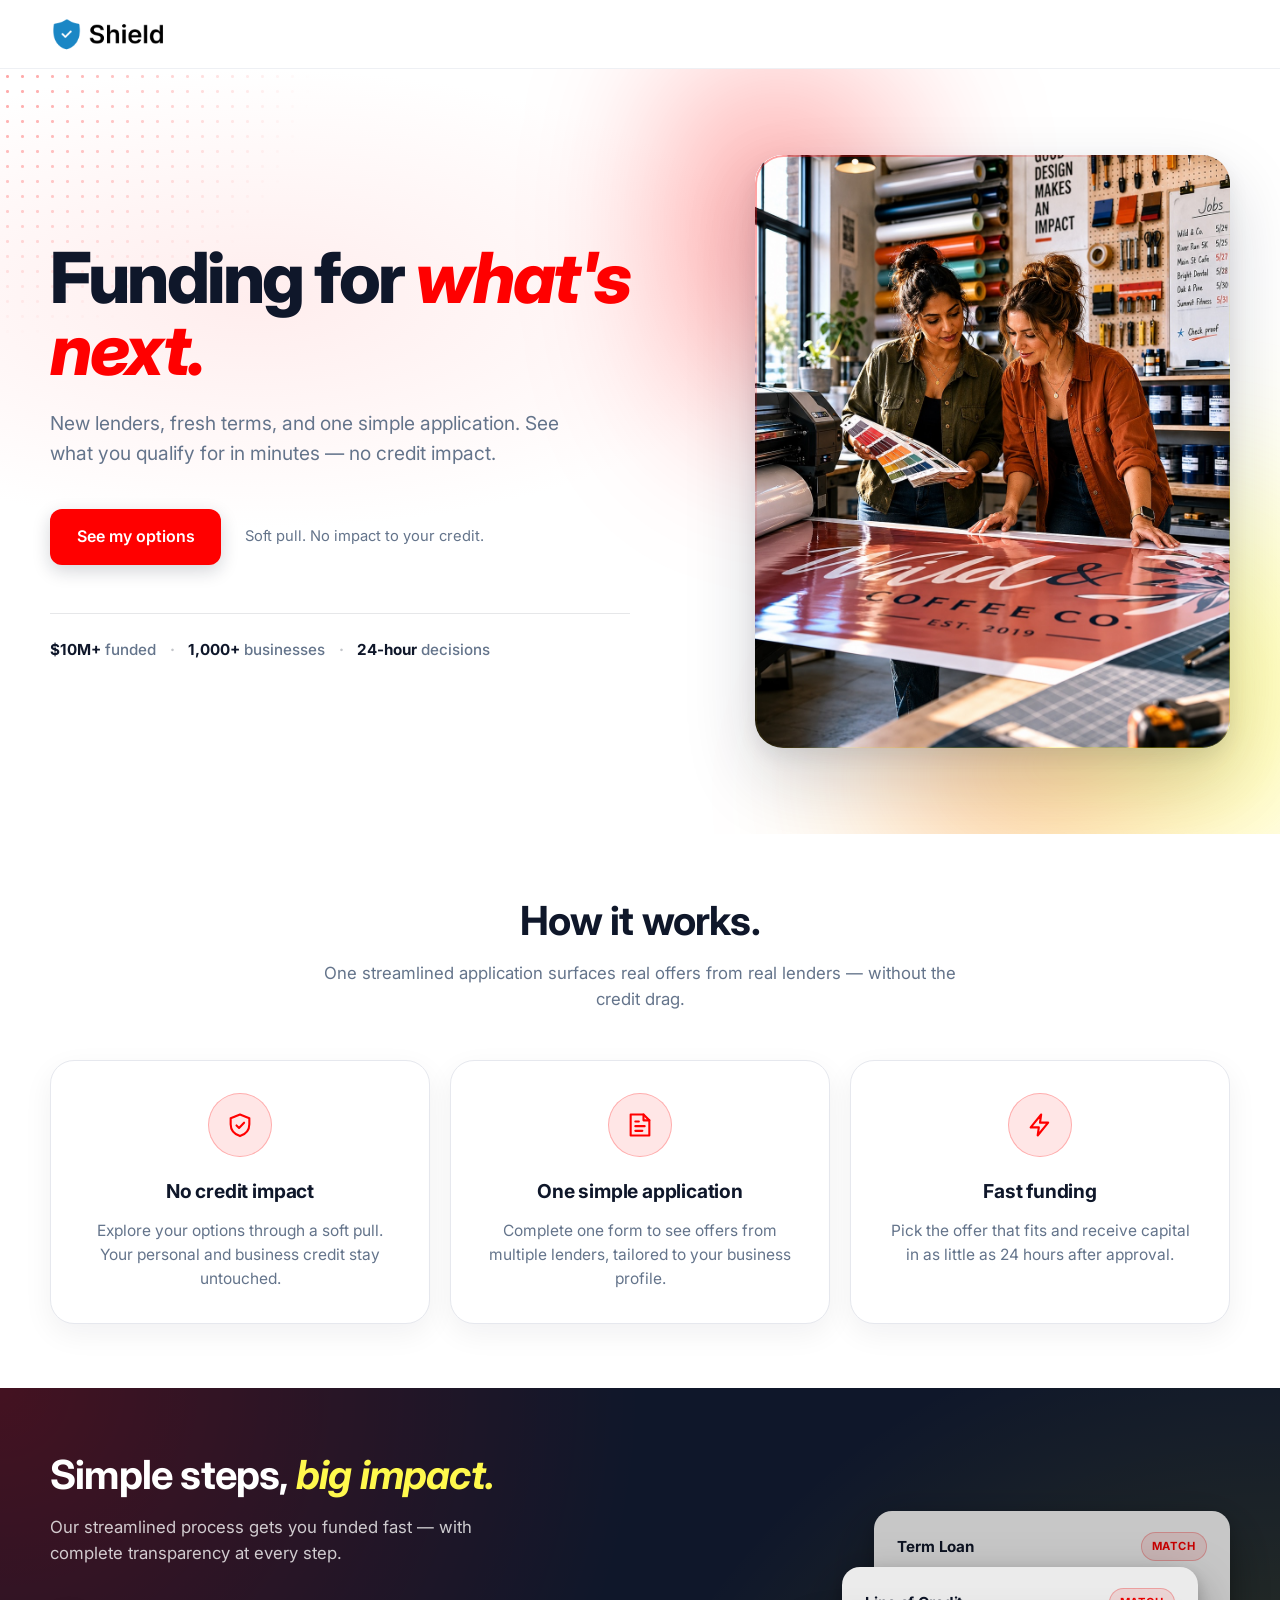
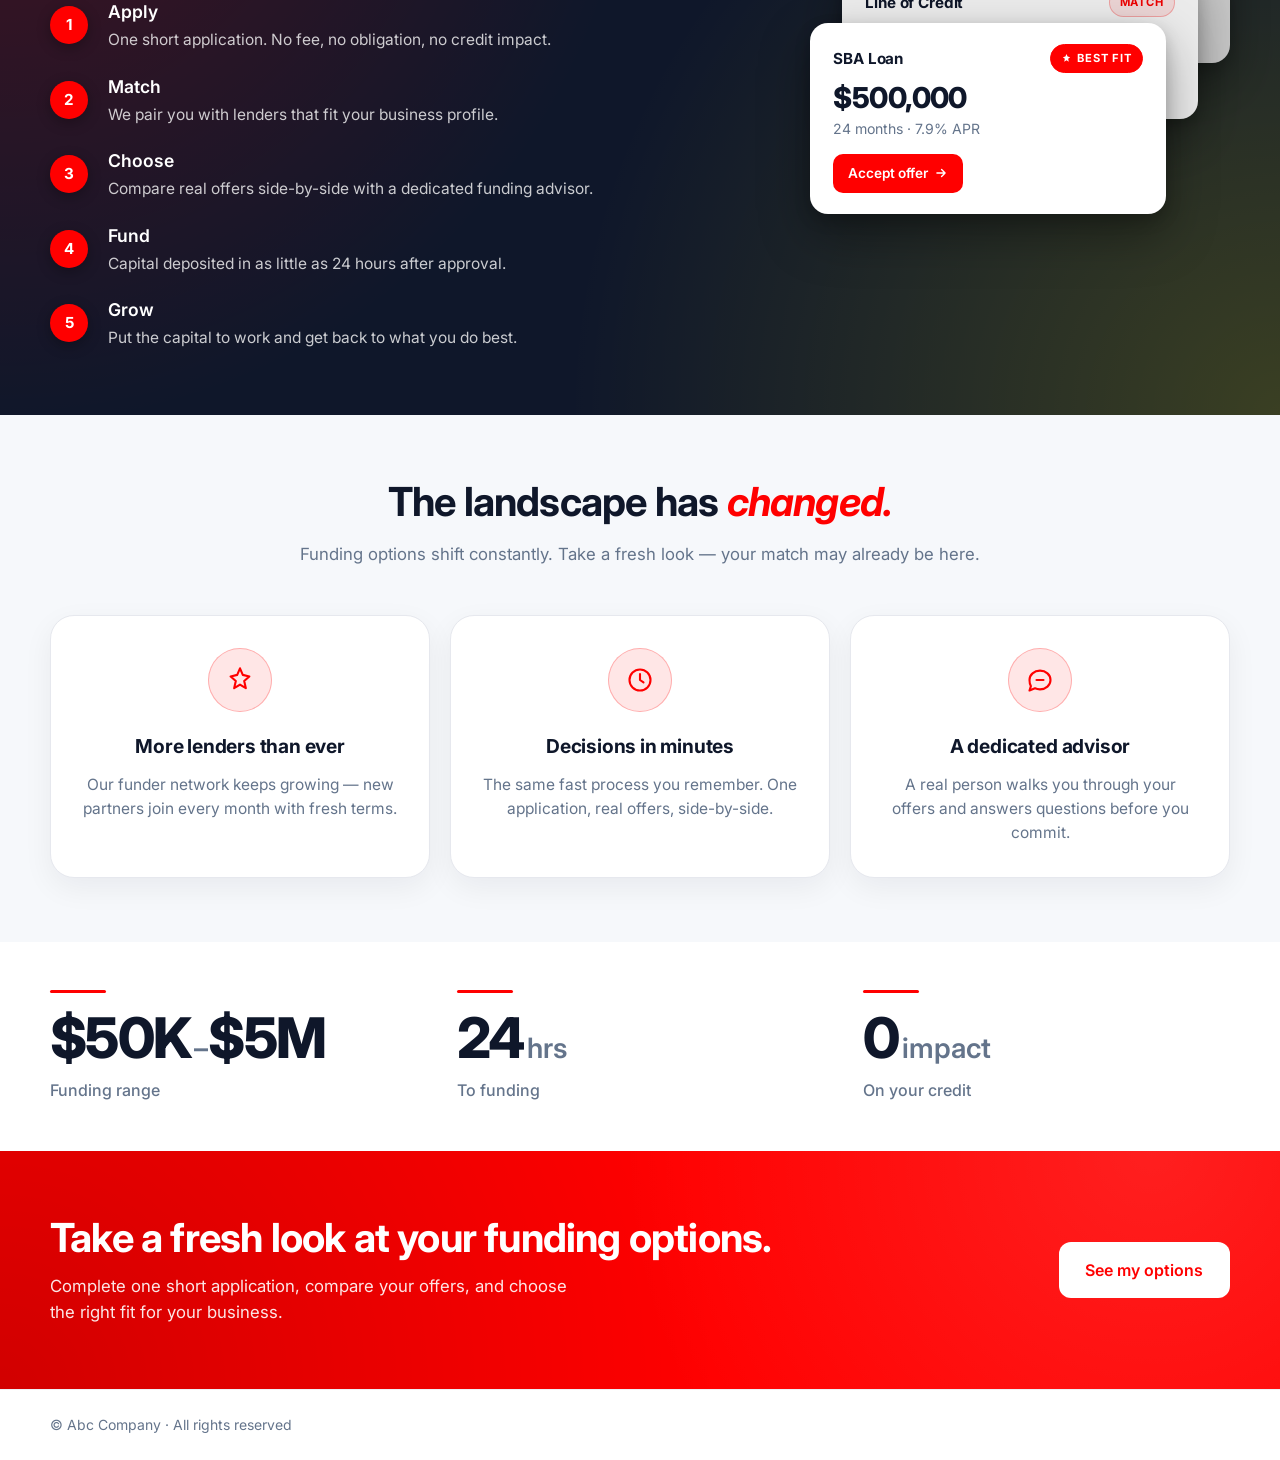
<file: abc-company-capital-marketing/index.html>
<!DOCTYPE html>
<html lang="en">
<head>
  <meta charset="UTF-8">
  <meta name="viewport" content="width=device-width, initial-scale=1.0">
  <title>Abc Company Financing — Funding for what's next</title>
  <meta name="description" content="See what your business qualifies for in minutes. New lenders, fresh terms, no credit impact.">

  <link rel="preconnect" href="https://fonts.googleapis.com">
  <link rel="preconnect" href="https://fonts.gstatic.com" crossorigin>
  <link href="https://fonts.googleapis.com/css2?family=Inter:wght@400;500;600;700;800&display=swap" rel="stylesheet">

  <link rel="stylesheet" href="styles.css">
  <style>
    :root {
      --color-primary: #ff0000;
      --color-secondary: #fff700;
    }
  </style>
</head>
<body>

  <header class="site-header">
    <div class="container site-header-inner">
      <img src="./logo.png" alt="Abc Company" class="site-logo">
    </div>
  </header>

  <main>

    <!-- ===================== Hero ===================== -->
    <section class="hero">
      <div class="hero-dotgrid" aria-hidden="true"></div>
      <div class="container hero-inner">
        <div class="hero-copy">
          <h1 class="hero-title">
            Funding for <em>what's next.</em>
          </h1>
          <p class="hero-subhead">
            New lenders, fresh terms, and one simple application.
            See what you qualify for in minutes — no credit impact.
          </p>
          <div class="hero-cta-row">
            <a href="https://iw.lendflow.com/?env=LoMvkuRiEej1TsIynyOx2P3685DAhxmm&viewProduct=1&brandId=1985&workflowTemplateId=b37ec8b9-3998-4e6f-bc72-e36043d3c06d&emailTemplateId=554&consentTemplateId=01J7KJRV8Y9BBJWDGAAGYP4849&destination%5Bmode%5D=none" class="btn btn-primary">See my options</a>
            <span class="hero-microcopy">Soft pull. No impact to your credit.</span>
          </div>
          <div class="hero-trust-stats">
            <span><strong>$10M+</strong> funded</span>
            <span class="hero-trust-dot" aria-hidden="true">·</span>
            <span><strong>1,000+</strong> businesses</span>
            <span class="hero-trust-dot" aria-hidden="true">·</span>
            <span><strong>24-hour</strong> decisions</span>
          </div>
        </div>
        <div class="hero-media">
          <div class="hero-glow" aria-hidden="true"></div>
          <div class="hero-image-frame">
            <img src="/_assets/hero-default.jpg" alt="" class="hero-image"
                 loading="eager" decoding="async" fetchpriority="high">
          </div>
        </div>
      </div>
    </section>

    

    <!-- ===================== How it works ===================== -->
    <section class="section section-white">
      <div class="container">
        <div class="section-intro">
          <h2>How it works.</h2>
          <p>One streamlined application surfaces real offers from real lenders — without the credit drag.</p>
        </div>
        <div class="card-grid three-up">
          <article class="info-card">
            <div class="icon-circle" aria-hidden="true">
              <svg viewBox="0 0 24 24" fill="none" stroke="currentColor" stroke-width="1.8" stroke-linecap="round" stroke-linejoin="round">
                <path d="M12 3l8 3.2v5.1c0 4.9-3.4 8.6-8 10.2-4.6-1.6-8-5.3-8-10.2V6.2L12 3z"/>
                <path d="M9 12.4l2.2 2.1L15.5 10"/>
              </svg>
            </div>
            <h3>No credit impact</h3>
            <p>Explore your options through a soft pull. Your personal and business credit stay untouched.</p>
          </article>
          <article class="info-card">
            <div class="icon-circle" aria-hidden="true">
              <svg viewBox="0 0 24 24" fill="none" stroke="currentColor" stroke-width="1.8" stroke-linecap="round" stroke-linejoin="round">
                <path d="M8 3h7l5 5v13H4V3h4z"/>
                <path d="M15 3v5h5"/>
                <path d="M8 13h8M8 17h6M8 9h3"/>
              </svg>
            </div>
            <h3>One simple application</h3>
            <p>Complete one form to see offers from multiple lenders, tailored to your business profile.</p>
          </article>
          <article class="info-card">
            <div class="icon-circle" aria-hidden="true">
              <svg viewBox="0 0 24 24" fill="none" stroke="currentColor" stroke-width="1.8" stroke-linecap="round" stroke-linejoin="round">
                <path d="M13 3L4 14h7l-1 7 9-11h-7l1-7z"/>
              </svg>
            </div>
            <h3>Fast funding</h3>
            <p>Pick the offer that fits and receive capital in as little as 24 hours after approval.</p>
          </article>
        </div>
      </div>
    </section>

    <!-- ===================== Simple steps, big impact — dark section with mockup ===================== -->
    <section class="section section-dark">
      <div class="container steps-inner">
        <div class="steps-copy">
          <h2>Simple steps, <em>big impact.</em></h2>
          <p class="steps-lead">
            Our streamlined process gets you funded fast — with complete transparency at every step.
          </p>
          <ol class="step-list">
            <li>
              <span class="step-num">1</span>
              <div>
                <h3>Apply</h3>
                <p>One short application. No fee, no obligation, no credit impact.</p>
              </div>
            </li>
            <li>
              <span class="step-num">2</span>
              <div>
                <h3>Match</h3>
                <p>We pair you with lenders that fit your business profile.</p>
              </div>
            </li>
            <li>
              <span class="step-num">3</span>
              <div>
                <h3>Choose</h3>
                <p>Compare real offers side-by-side with a dedicated funding advisor.</p>
              </div>
            </li>
            <li>
              <span class="step-num">4</span>
              <div>
                <h3>Fund</h3>
                <p>Capital deposited in as little as 24 hours after approval.</p>
              </div>
            </li>
            <li>
              <span class="step-num">5</span>
              <div>
                <h3>Grow</h3>
                <p>Put the capital to work and get back to what you do best.</p>
              </div>
            </li>
          </ol>
        </div>

        <!-- CSS mockup: matched offers stack (modular cascade — same vector between cards) -->
        <div class="steps-visual" aria-hidden="true">
          <div class="offers-stack">
            <div class="offer-card offer-card-back">
              <div class="offer-header">
                <span class="offer-label">Term Loan</span>
                <span class="offer-badge">Match</span>
              </div>
              <div class="offer-amount">$150,000</div>
              <div class="offer-meta">12 months · 9.5% APR</div>
            </div>
            <div class="offer-card offer-card-mid">
              <div class="offer-header">
                <span class="offer-label">Line of Credit</span>
                <span class="offer-badge">Match</span>
              </div>
              <div class="offer-amount">$250,000</div>
              <div class="offer-meta">24 months · 8.2% APR</div>
            </div>
            <div class="offer-card offer-card-front">
              <div class="offer-header">
                <span class="offer-label">SBA Loan</span>
                <span class="offer-badge offer-badge-best">
                  <svg class="offer-badge-star" viewBox="0 0 24 24" width="11" height="11" fill="currentColor" aria-hidden="true">
                    <path d="M12 2l2.4 5.6L20 9l-4.4 3.8L17 19l-5-3-5 3 1.4-6.2L4 9l5.6-1.4z"/>
                  </svg>
                  Best fit
                </span>
              </div>
              <div class="offer-amount">$500,000</div>
              <div class="offer-meta">24 months · 7.9% APR</div>
              <div class="offer-cta">
                <span>Accept offer</span>
                <svg viewBox="0 0 24 24" width="14" height="14" fill="none" stroke="currentColor" stroke-width="2.4" stroke-linecap="round" stroke-linejoin="round">
                  <path d="M5 12h14M13 6l6 6-6 6"/>
                </svg>
              </div>
            </div>
          </div>
        </div>
      </div>
    </section>

    <!-- ===================== Why now? — re-engagement angle ===================== -->
    <section class="section section-alt">
      <div class="container">
        <div class="section-intro">
          <h2>The landscape has <em>changed.</em></h2>
          <p>Funding options shift constantly. Take a fresh look — your match may already be here.</p>
        </div>
        <div class="card-grid three-up">
          <article class="info-card">
            <div class="icon-circle" aria-hidden="true">
              <svg viewBox="0 0 24 24" fill="none" stroke="currentColor" stroke-width="1.8" stroke-linecap="round" stroke-linejoin="round">
                <path d="M12 2l2.4 5.6L20 9l-4.4 3.8L17 19l-5-3-5 3 1.4-6.2L4 9l5.6-1.4z"/>
              </svg>
            </div>
            <h3>More lenders than ever</h3>
            <p>Our funder network keeps growing — new partners join every month with fresh terms.</p>
          </article>
          <article class="info-card">
            <div class="icon-circle" aria-hidden="true">
              <svg viewBox="0 0 24 24" fill="none" stroke="currentColor" stroke-width="1.8" stroke-linecap="round" stroke-linejoin="round">
                <circle cx="12" cy="12" r="9"/>
                <path d="M12 7v5l3 2"/>
              </svg>
            </div>
            <h3>Decisions in minutes</h3>
            <p>The same fast process you remember. One application, real offers, side-by-side.</p>
          </article>
          <article class="info-card">
            <div class="icon-circle" aria-hidden="true">
              <svg viewBox="0 0 24 24" fill="none" stroke="currentColor" stroke-width="1.8" stroke-linecap="round" stroke-linejoin="round">
                <path d="M3 12c0-4.5 4-8 9-8s9 3.5 9 8-4 8-9 8c-1.5 0-3-.3-4.3-.9L3 21l1.2-3.8C3.4 16 3 14 3 12z"/>
                <path d="M9 12h6"/>
              </svg>
            </div>
            <h3>A dedicated advisor</h3>
            <p>A real person walks you through your offers and answers questions before you commit.</p>
          </article>
        </div>
      </div>
    </section>

    <!-- ===================== Stats strip ===================== -->
    <section class="section section-stats">
      <div class="container stats-grid">
        <div class="stat">
          <div class="stat-num">$50K<span>–</span>$5M</div>
          <div class="stat-label">Funding range</div>
        </div>
        <div class="stat">
          <div class="stat-num">24<span>hrs</span></div>
          <div class="stat-label">To funding</div>
        </div>
        <div class="stat">
          <div class="stat-num">0<span>impact</span></div>
          <div class="stat-label">On your credit</div>
        </div>
      </div>
    </section>

    <!-- ===================== Final CTA banner ===================== -->
    <section class="section cta-banner">
      <div class="container cta-inner">
        <div class="cta-copy">
          <h2>Take a fresh look at your funding options.</h2>
          <p>Complete one short application, compare your offers, and choose the right fit for your business.</p>
        </div>
        <a href="https://iw.lendflow.com/?env=LoMvkuRiEej1TsIynyOx2P3685DAhxmm&viewProduct=1&brandId=1985&workflowTemplateId=b37ec8b9-3998-4e6f-bc72-e36043d3c06d&emailTemplateId=554&consentTemplateId=01J7KJRV8Y9BBJWDGAAGYP4849&destination%5Bmode%5D=none" class="btn btn-light">See my options</a>
      </div>
    </section>

  </main>

  <footer class="site-footer">
    <div class="container site-footer-inner">
      <p>© Abc Company · All rights reserved</p>
      
    </div>
  </footer>

  
  <script src="https://iw.lendflow.com/js/lendflow-loader.js"></script>
  

</body>
</html>
</file>
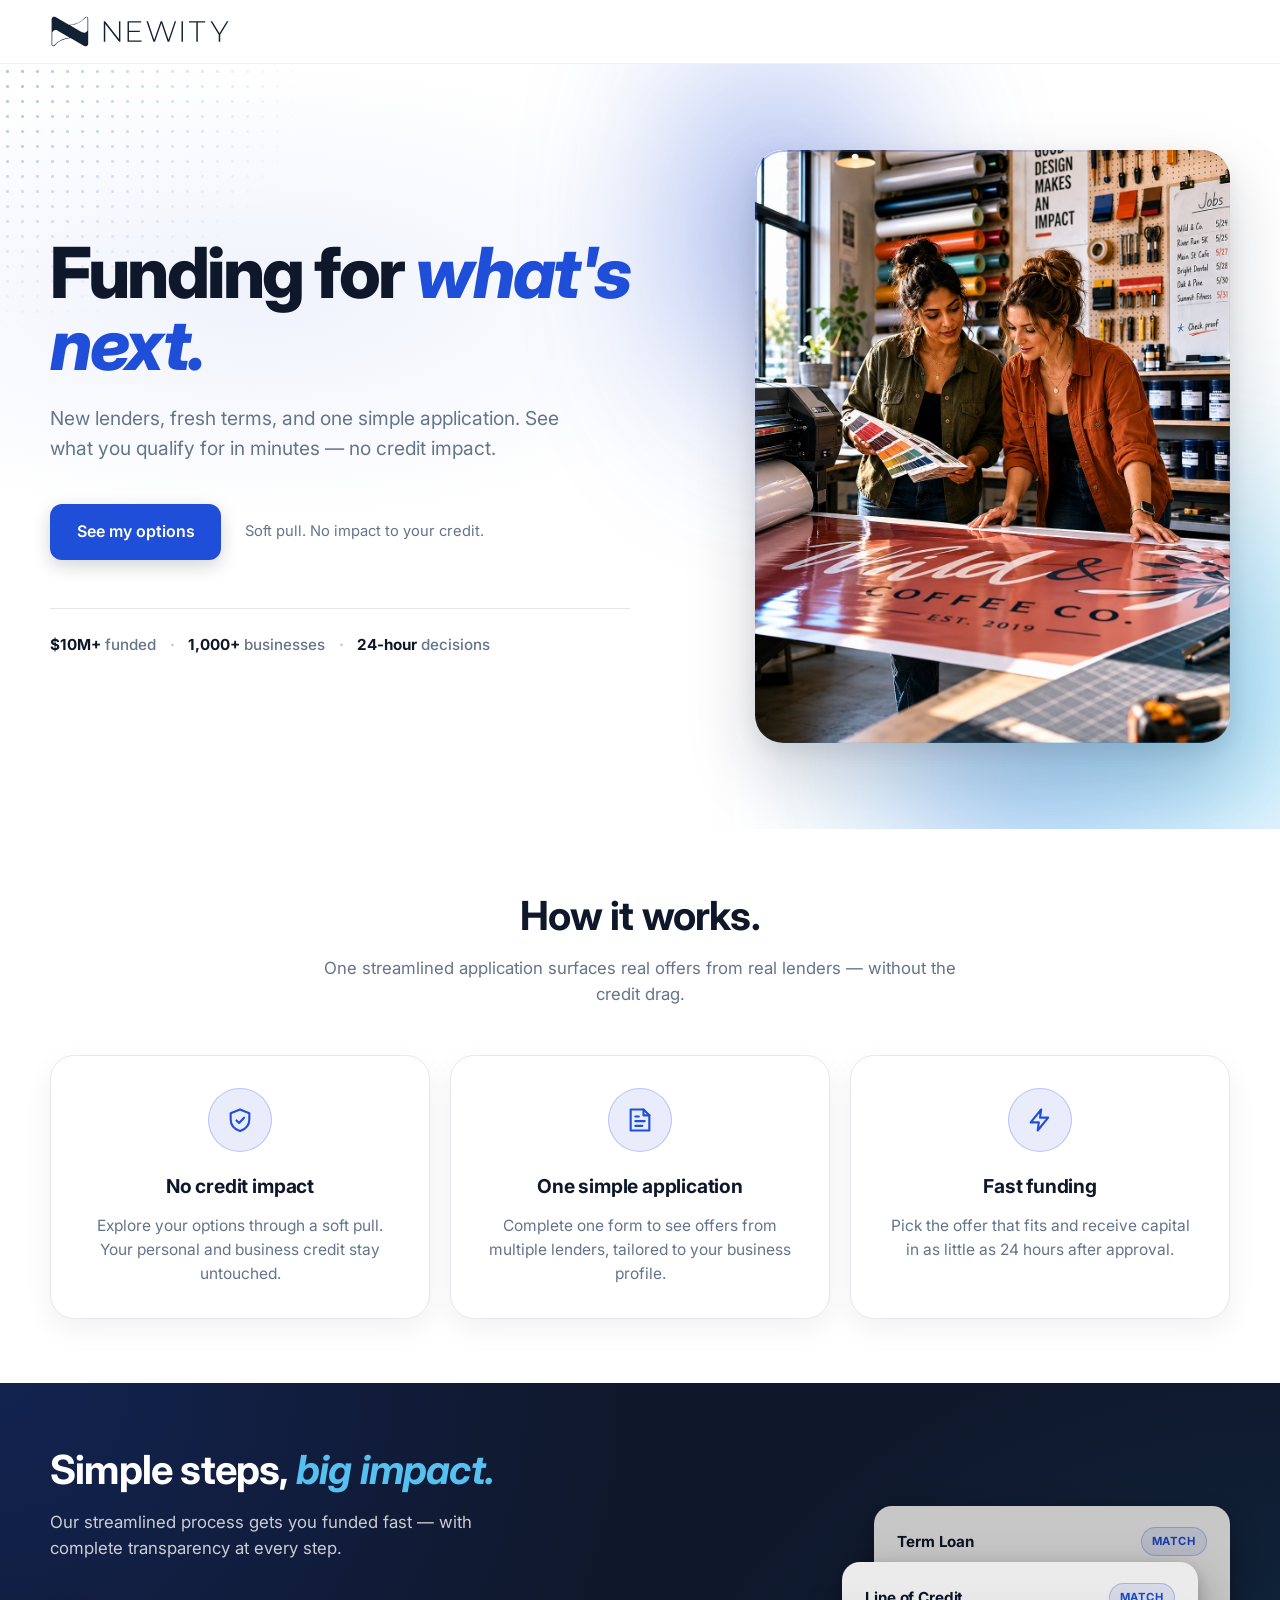
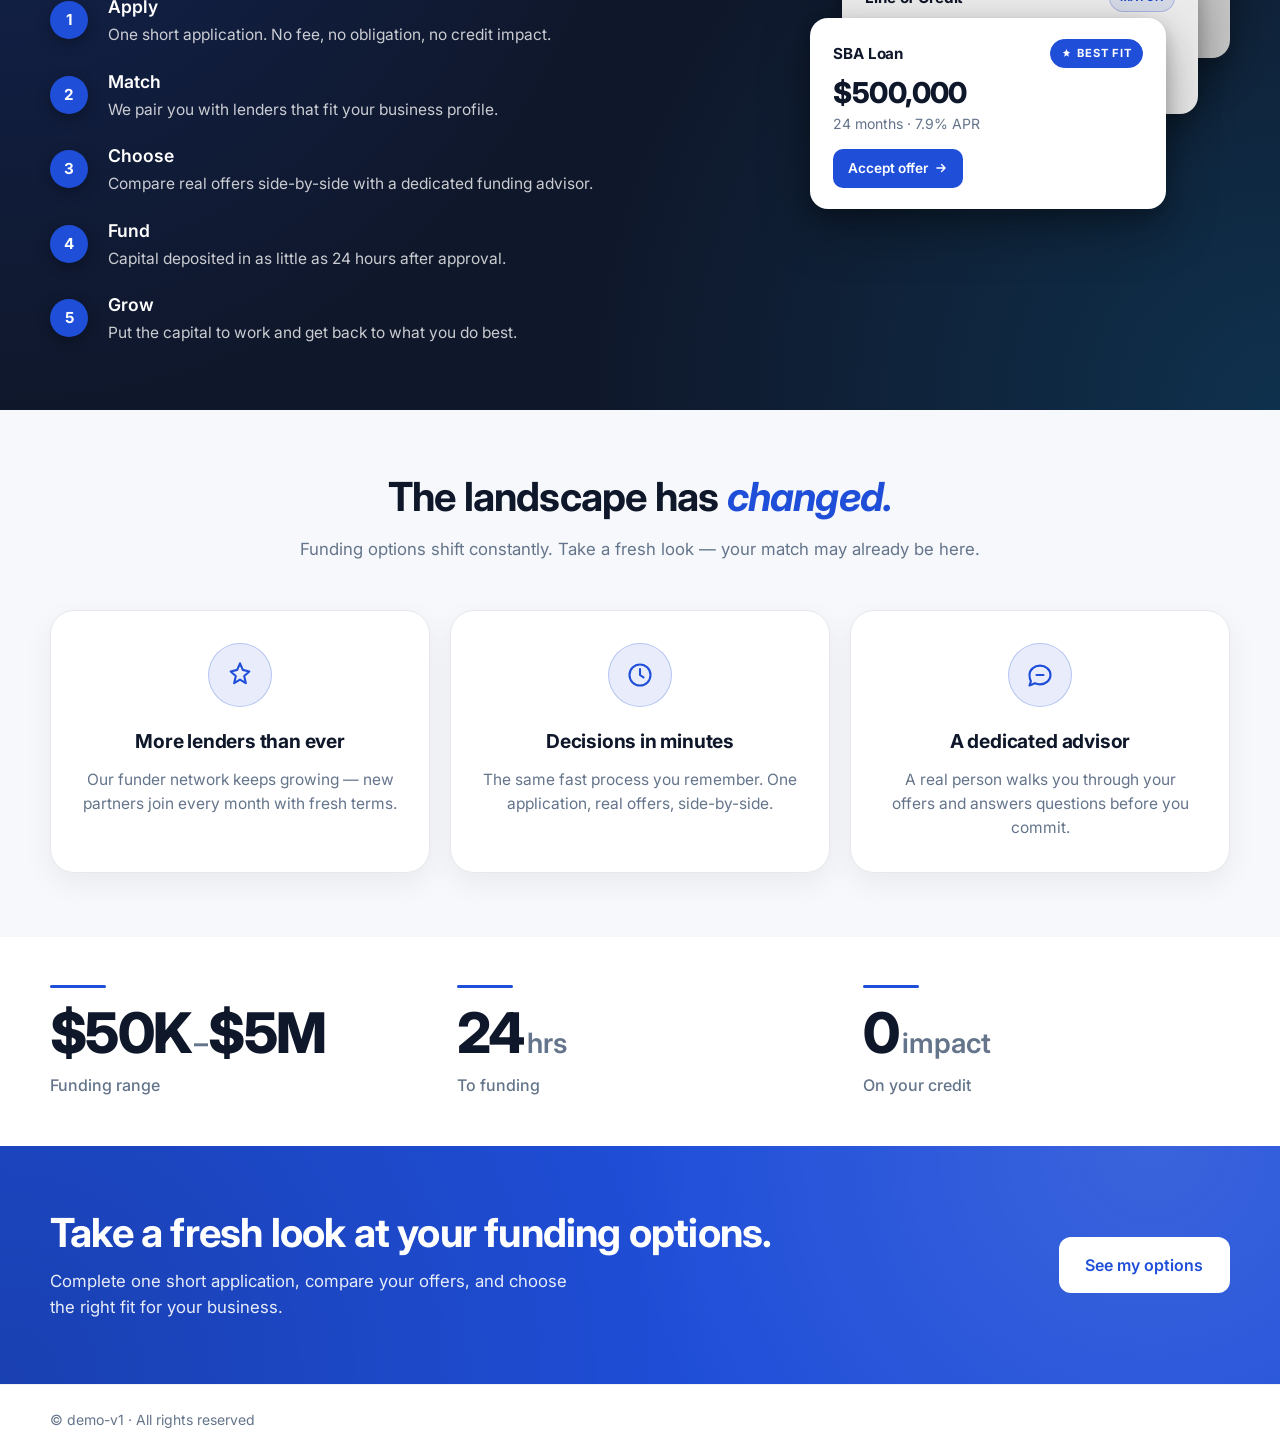
<file: demo-v1/index.html>
<!DOCTYPE html>
<html lang="en">
<head>
  <meta charset="UTF-8">
  <meta name="viewport" content="width=device-width, initial-scale=1.0">
  <title>demo-v1 Financing — Funding for what's next</title>
  <meta name="description" content="See what your business qualifies for in minutes. New lenders, fresh terms, no credit impact.">

  <link rel="preconnect" href="https://fonts.googleapis.com">
  <link rel="preconnect" href="https://fonts.gstatic.com" crossorigin>
  <link href="https://fonts.googleapis.com/css2?family=Inter:wght@400;500;600;700;800&display=swap" rel="stylesheet">

  <link rel="stylesheet" href="styles.css">
  <style>
    :root {
      --color-primary: #1f4ed8;
      --color-secondary: #0ea5e9;
    }
  </style>
</head>
<body>

  <header class="site-header">
    <div class="container site-header-inner">
      <img src="./logo.svg" alt="demo-v1" class="site-logo">
    </div>
  </header>

  <main>

    <!-- ===================== Hero ===================== -->
    <section class="hero">
      <div class="hero-dotgrid" aria-hidden="true"></div>
      <div class="container hero-inner">
        <div class="hero-copy">
          <h1 class="hero-title">
            Funding for <em>what's next.</em>
          </h1>
          <p class="hero-subhead">
            New lenders, fresh terms, and one simple application.
            See what you qualify for in minutes — no credit impact.
          </p>
          <div class="hero-cta-row">
            <a href="https://iw.lendflow.com/?env=LoMvkuRiEej1TsIynyOx2P3685DAhxmm&viewProduct=1&brandId=1985&workflowTemplateId=b37ec8b9-3998-4e6f-bc72-e36043d3c06d&emailTemplateId=554&consentTemplateId=01J7KJRV8Y9BBJWDGAAGYP4849&destination%5Bmode%5D=none" class="btn btn-primary">See my options</a>
            <span class="hero-microcopy">Soft pull. No impact to your credit.</span>
          </div>
          <div class="hero-trust-stats">
            <span><strong>$10M+</strong> funded</span>
            <span class="hero-trust-dot" aria-hidden="true">·</span>
            <span><strong>1,000+</strong> businesses</span>
            <span class="hero-trust-dot" aria-hidden="true">·</span>
            <span><strong>24-hour</strong> decisions</span>
          </div>
        </div>
        <div class="hero-media">
          <div class="hero-glow" aria-hidden="true"></div>
          <div class="hero-image-frame">
            <img src="/_assets/hero-default.jpg" alt="" class="hero-image"
                 loading="eager" decoding="async" fetchpriority="high">
          </div>
        </div>
      </div>
    </section>

    

    <!-- ===================== How it works ===================== -->
    <section class="section section-white">
      <div class="container">
        <div class="section-intro">
          <h2>How it works.</h2>
          <p>One streamlined application surfaces real offers from real lenders — without the credit drag.</p>
        </div>
        <div class="card-grid three-up">
          <article class="info-card">
            <div class="icon-circle" aria-hidden="true">
              <svg viewBox="0 0 24 24" fill="none" stroke="currentColor" stroke-width="1.8" stroke-linecap="round" stroke-linejoin="round">
                <path d="M12 3l8 3.2v5.1c0 4.9-3.4 8.6-8 10.2-4.6-1.6-8-5.3-8-10.2V6.2L12 3z"/>
                <path d="M9 12.4l2.2 2.1L15.5 10"/>
              </svg>
            </div>
            <h3>No credit impact</h3>
            <p>Explore your options through a soft pull. Your personal and business credit stay untouched.</p>
          </article>
          <article class="info-card">
            <div class="icon-circle" aria-hidden="true">
              <svg viewBox="0 0 24 24" fill="none" stroke="currentColor" stroke-width="1.8" stroke-linecap="round" stroke-linejoin="round">
                <path d="M8 3h7l5 5v13H4V3h4z"/>
                <path d="M15 3v5h5"/>
                <path d="M8 13h8M8 17h6M8 9h3"/>
              </svg>
            </div>
            <h3>One simple application</h3>
            <p>Complete one form to see offers from multiple lenders, tailored to your business profile.</p>
          </article>
          <article class="info-card">
            <div class="icon-circle" aria-hidden="true">
              <svg viewBox="0 0 24 24" fill="none" stroke="currentColor" stroke-width="1.8" stroke-linecap="round" stroke-linejoin="round">
                <path d="M13 3L4 14h7l-1 7 9-11h-7l1-7z"/>
              </svg>
            </div>
            <h3>Fast funding</h3>
            <p>Pick the offer that fits and receive capital in as little as 24 hours after approval.</p>
          </article>
        </div>
      </div>
    </section>

    <!-- ===================== Simple steps, big impact — dark section with mockup ===================== -->
    <section class="section section-dark">
      <div class="container steps-inner">
        <div class="steps-copy">
          <h2>Simple steps, <em>big impact.</em></h2>
          <p class="steps-lead">
            Our streamlined process gets you funded fast — with complete transparency at every step.
          </p>
          <ol class="step-list">
            <li>
              <span class="step-num">1</span>
              <div>
                <h3>Apply</h3>
                <p>One short application. No fee, no obligation, no credit impact.</p>
              </div>
            </li>
            <li>
              <span class="step-num">2</span>
              <div>
                <h3>Match</h3>
                <p>We pair you with lenders that fit your business profile.</p>
              </div>
            </li>
            <li>
              <span class="step-num">3</span>
              <div>
                <h3>Choose</h3>
                <p>Compare real offers side-by-side with a dedicated funding advisor.</p>
              </div>
            </li>
            <li>
              <span class="step-num">4</span>
              <div>
                <h3>Fund</h3>
                <p>Capital deposited in as little as 24 hours after approval.</p>
              </div>
            </li>
            <li>
              <span class="step-num">5</span>
              <div>
                <h3>Grow</h3>
                <p>Put the capital to work and get back to what you do best.</p>
              </div>
            </li>
          </ol>
        </div>

        <!-- CSS mockup: matched offers stack (modular cascade — same vector between cards) -->
        <div class="steps-visual" aria-hidden="true">
          <div class="offers-stack">
            <div class="offer-card offer-card-back">
              <div class="offer-header">
                <span class="offer-label">Term Loan</span>
                <span class="offer-badge">Match</span>
              </div>
              <div class="offer-amount">$150,000</div>
              <div class="offer-meta">12 months · 9.5% APR</div>
            </div>
            <div class="offer-card offer-card-mid">
              <div class="offer-header">
                <span class="offer-label">Line of Credit</span>
                <span class="offer-badge">Match</span>
              </div>
              <div class="offer-amount">$250,000</div>
              <div class="offer-meta">24 months · 8.2% APR</div>
            </div>
            <div class="offer-card offer-card-front">
              <div class="offer-header">
                <span class="offer-label">SBA Loan</span>
                <span class="offer-badge offer-badge-best">
                  <svg class="offer-badge-star" viewBox="0 0 24 24" width="11" height="11" fill="currentColor" aria-hidden="true">
                    <path d="M12 2l2.4 5.6L20 9l-4.4 3.8L17 19l-5-3-5 3 1.4-6.2L4 9l5.6-1.4z"/>
                  </svg>
                  Best fit
                </span>
              </div>
              <div class="offer-amount">$500,000</div>
              <div class="offer-meta">24 months · 7.9% APR</div>
              <div class="offer-cta">
                <span>Accept offer</span>
                <svg viewBox="0 0 24 24" width="14" height="14" fill="none" stroke="currentColor" stroke-width="2.4" stroke-linecap="round" stroke-linejoin="round">
                  <path d="M5 12h14M13 6l6 6-6 6"/>
                </svg>
              </div>
            </div>
          </div>
        </div>
      </div>
    </section>

    <!-- ===================== Why now? — re-engagement angle ===================== -->
    <section class="section section-alt">
      <div class="container">
        <div class="section-intro">
          <h2>The landscape has <em>changed.</em></h2>
          <p>Funding options shift constantly. Take a fresh look — your match may already be here.</p>
        </div>
        <div class="card-grid three-up">
          <article class="info-card">
            <div class="icon-circle" aria-hidden="true">
              <svg viewBox="0 0 24 24" fill="none" stroke="currentColor" stroke-width="1.8" stroke-linecap="round" stroke-linejoin="round">
                <path d="M12 2l2.4 5.6L20 9l-4.4 3.8L17 19l-5-3-5 3 1.4-6.2L4 9l5.6-1.4z"/>
              </svg>
            </div>
            <h3>More lenders than ever</h3>
            <p>Our funder network keeps growing — new partners join every month with fresh terms.</p>
          </article>
          <article class="info-card">
            <div class="icon-circle" aria-hidden="true">
              <svg viewBox="0 0 24 24" fill="none" stroke="currentColor" stroke-width="1.8" stroke-linecap="round" stroke-linejoin="round">
                <circle cx="12" cy="12" r="9"/>
                <path d="M12 7v5l3 2"/>
              </svg>
            </div>
            <h3>Decisions in minutes</h3>
            <p>The same fast process you remember. One application, real offers, side-by-side.</p>
          </article>
          <article class="info-card">
            <div class="icon-circle" aria-hidden="true">
              <svg viewBox="0 0 24 24" fill="none" stroke="currentColor" stroke-width="1.8" stroke-linecap="round" stroke-linejoin="round">
                <path d="M3 12c0-4.5 4-8 9-8s9 3.5 9 8-4 8-9 8c-1.5 0-3-.3-4.3-.9L3 21l1.2-3.8C3.4 16 3 14 3 12z"/>
                <path d="M9 12h6"/>
              </svg>
            </div>
            <h3>A dedicated advisor</h3>
            <p>A real person walks you through your offers and answers questions before you commit.</p>
          </article>
        </div>
      </div>
    </section>

    <!-- ===================== Stats strip ===================== -->
    <section class="section section-stats">
      <div class="container stats-grid">
        <div class="stat">
          <div class="stat-num">$50K<span>–</span>$5M</div>
          <div class="stat-label">Funding range</div>
        </div>
        <div class="stat">
          <div class="stat-num">24<span>hrs</span></div>
          <div class="stat-label">To funding</div>
        </div>
        <div class="stat">
          <div class="stat-num">0<span>impact</span></div>
          <div class="stat-label">On your credit</div>
        </div>
      </div>
    </section>

    <!-- ===================== Final CTA banner ===================== -->
    <section class="section cta-banner">
      <div class="container cta-inner">
        <div class="cta-copy">
          <h2>Take a fresh look at your funding options.</h2>
          <p>Complete one short application, compare your offers, and choose the right fit for your business.</p>
        </div>
        <a href="https://iw.lendflow.com/?env=LoMvkuRiEej1TsIynyOx2P3685DAhxmm&viewProduct=1&brandId=1985&workflowTemplateId=b37ec8b9-3998-4e6f-bc72-e36043d3c06d&emailTemplateId=554&consentTemplateId=01J7KJRV8Y9BBJWDGAAGYP4849&destination%5Bmode%5D=none" class="btn btn-light">See my options</a>
      </div>
    </section>

  </main>

  <footer class="site-footer">
    <div class="container site-footer-inner">
      <p>© demo-v1 · All rights reserved</p>
      
    </div>
  </footer>

  
  <script src="https://iw.lendflow.com/js/lendflow-loader.js"></script>
  

</body>
</html>
</file>
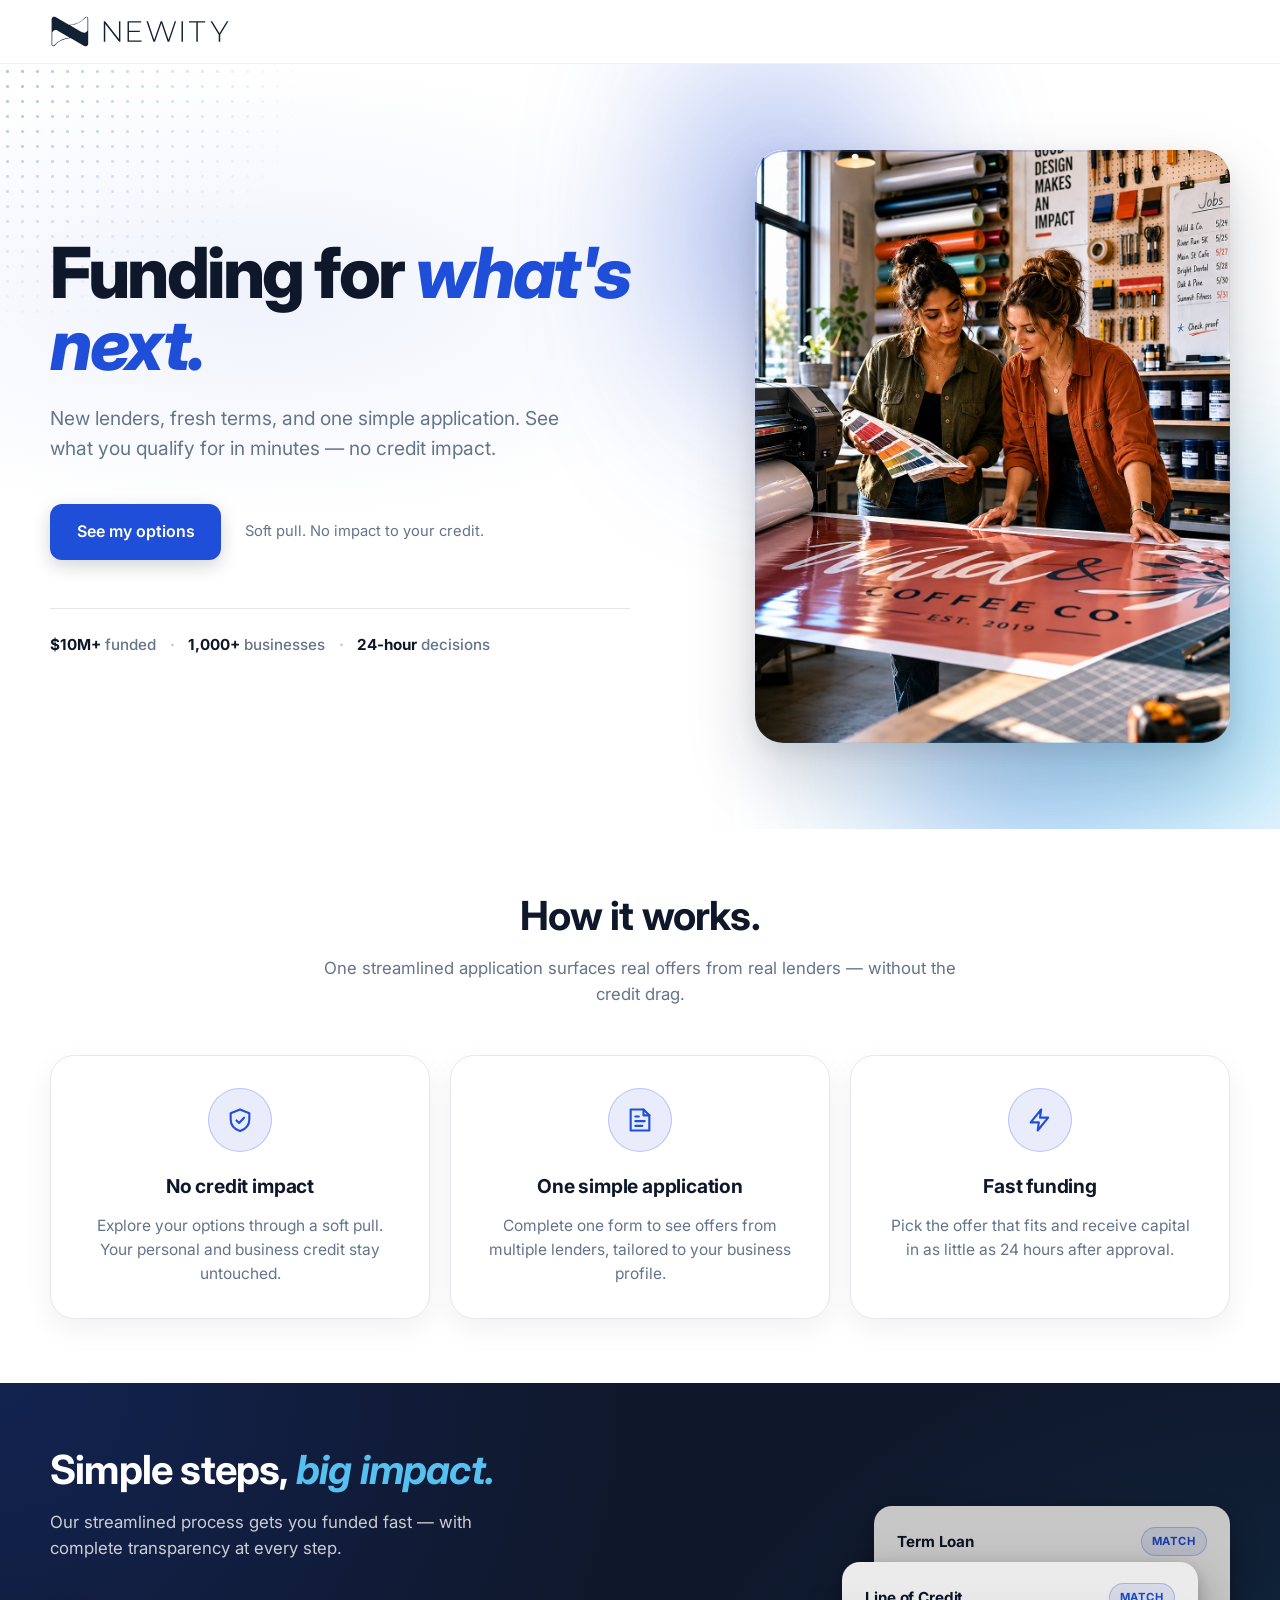
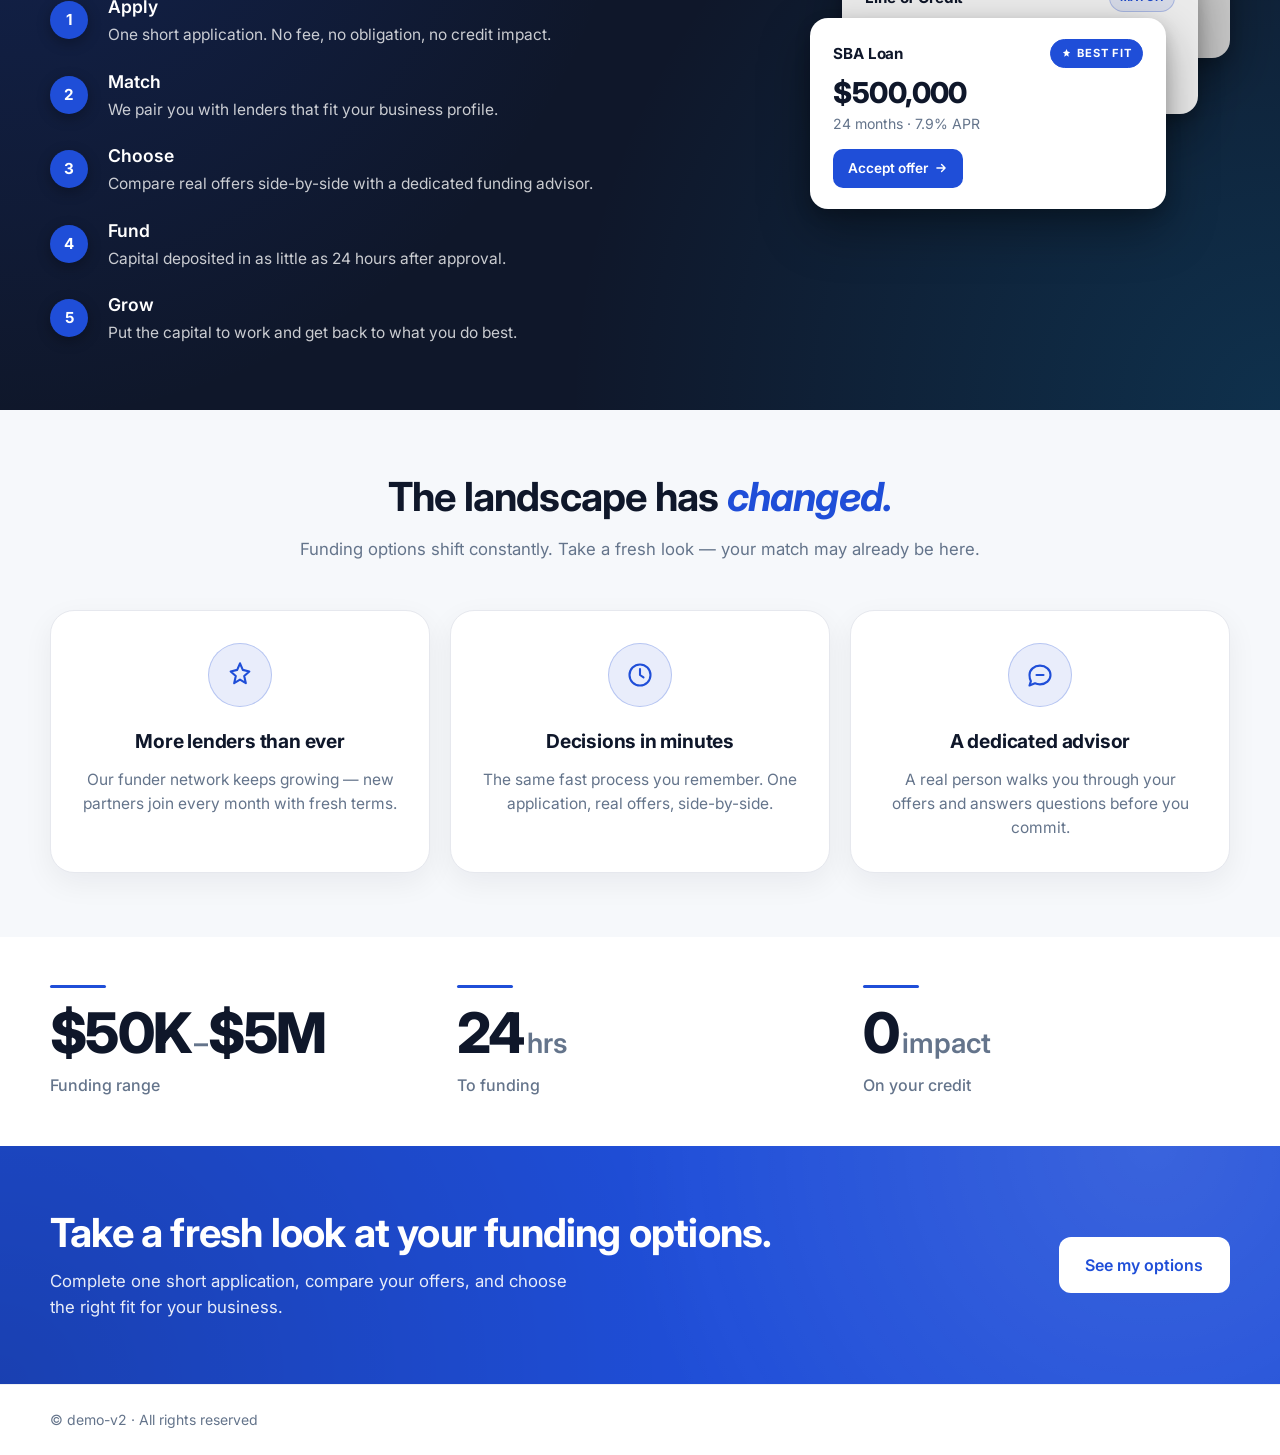
<file: demo-v2/index.html>
<!DOCTYPE html>
<html lang="en">
<head>
  <meta charset="UTF-8">
  <meta name="viewport" content="width=device-width, initial-scale=1.0">
  <title>demo-v2 Financing — Funding for what's next</title>
  <meta name="description" content="See what your business qualifies for in minutes. New lenders, fresh terms, no credit impact.">

  <link rel="preconnect" href="https://fonts.googleapis.com">
  <link rel="preconnect" href="https://fonts.gstatic.com" crossorigin>
  <link href="https://fonts.googleapis.com/css2?family=Inter:wght@400;500;600;700;800&display=swap" rel="stylesheet">

  <link rel="stylesheet" href="styles.css">
  <style>
    :root {
      --color-primary: #1f4ed8;
      --color-secondary: #0ea5e9;
    }
  </style>
</head>
<body>

  <header class="site-header">
    <div class="container site-header-inner">
      <img src="./logo.svg" alt="demo-v2" class="site-logo">
    </div>
  </header>

  <main>

    <!-- ===================== Hero ===================== -->
    <section class="hero">
      <div class="hero-dotgrid" aria-hidden="true"></div>
      <div class="container hero-inner">
        <div class="hero-copy">
          <h1 class="hero-title">
            Funding for <em>what's next.</em>
          </h1>
          <p class="hero-subhead">
            New lenders, fresh terms, and one simple application.
            See what you qualify for in minutes — no credit impact.
          </p>
          <div class="hero-cta-row">
            <a href="https://iw.lendflow.com/?env=LoMvkuRiEej1TsIynyOx2P3685DAhxmm&viewProduct=1&brandId=1985&workflowTemplateId=b37ec8b9-3998-4e6f-bc72-e36043d3c06d&emailTemplateId=554&consentTemplateId=01J7KJRV8Y9BBJWDGAAGYP4849&destination%5Bmode%5D=none" class="btn btn-primary">See my options</a>
            <span class="hero-microcopy">Soft pull. No impact to your credit.</span>
          </div>
          <div class="hero-trust-stats">
            <span><strong>$10M+</strong> funded</span>
            <span class="hero-trust-dot" aria-hidden="true">·</span>
            <span><strong>1,000+</strong> businesses</span>
            <span class="hero-trust-dot" aria-hidden="true">·</span>
            <span><strong>24-hour</strong> decisions</span>
          </div>
        </div>
        <div class="hero-media">
          <div class="hero-glow" aria-hidden="true"></div>
          <div class="hero-image-frame">
            <img src="/_assets/hero-default.jpg" alt="" class="hero-image"
                 loading="eager" decoding="async" fetchpriority="high">
          </div>
        </div>
      </div>
    </section>

    

    <!-- ===================== How it works ===================== -->
    <section class="section section-white">
      <div class="container">
        <div class="section-intro">
          <h2>How it works.</h2>
          <p>One streamlined application surfaces real offers from real lenders — without the credit drag.</p>
        </div>
        <div class="card-grid three-up">
          <article class="info-card">
            <div class="icon-circle" aria-hidden="true">
              <svg viewBox="0 0 24 24" fill="none" stroke="currentColor" stroke-width="1.8" stroke-linecap="round" stroke-linejoin="round">
                <path d="M12 3l8 3.2v5.1c0 4.9-3.4 8.6-8 10.2-4.6-1.6-8-5.3-8-10.2V6.2L12 3z"/>
                <path d="M9 12.4l2.2 2.1L15.5 10"/>
              </svg>
            </div>
            <h3>No credit impact</h3>
            <p>Explore your options through a soft pull. Your personal and business credit stay untouched.</p>
          </article>
          <article class="info-card">
            <div class="icon-circle" aria-hidden="true">
              <svg viewBox="0 0 24 24" fill="none" stroke="currentColor" stroke-width="1.8" stroke-linecap="round" stroke-linejoin="round">
                <path d="M8 3h7l5 5v13H4V3h4z"/>
                <path d="M15 3v5h5"/>
                <path d="M8 13h8M8 17h6M8 9h3"/>
              </svg>
            </div>
            <h3>One simple application</h3>
            <p>Complete one form to see offers from multiple lenders, tailored to your business profile.</p>
          </article>
          <article class="info-card">
            <div class="icon-circle" aria-hidden="true">
              <svg viewBox="0 0 24 24" fill="none" stroke="currentColor" stroke-width="1.8" stroke-linecap="round" stroke-linejoin="round">
                <path d="M13 3L4 14h7l-1 7 9-11h-7l1-7z"/>
              </svg>
            </div>
            <h3>Fast funding</h3>
            <p>Pick the offer that fits and receive capital in as little as 24 hours after approval.</p>
          </article>
        </div>
      </div>
    </section>

    <!-- ===================== Simple steps, big impact — dark section with mockup ===================== -->
    <section class="section section-dark">
      <div class="container steps-inner">
        <div class="steps-copy">
          <h2>Simple steps, <em>big impact.</em></h2>
          <p class="steps-lead">
            Our streamlined process gets you funded fast — with complete transparency at every step.
          </p>
          <ol class="step-list">
            <li>
              <span class="step-num">1</span>
              <div>
                <h3>Apply</h3>
                <p>One short application. No fee, no obligation, no credit impact.</p>
              </div>
            </li>
            <li>
              <span class="step-num">2</span>
              <div>
                <h3>Match</h3>
                <p>We pair you with lenders that fit your business profile.</p>
              </div>
            </li>
            <li>
              <span class="step-num">3</span>
              <div>
                <h3>Choose</h3>
                <p>Compare real offers side-by-side with a dedicated funding advisor.</p>
              </div>
            </li>
            <li>
              <span class="step-num">4</span>
              <div>
                <h3>Fund</h3>
                <p>Capital deposited in as little as 24 hours after approval.</p>
              </div>
            </li>
            <li>
              <span class="step-num">5</span>
              <div>
                <h3>Grow</h3>
                <p>Put the capital to work and get back to what you do best.</p>
              </div>
            </li>
          </ol>
        </div>

        <!-- CSS mockup: matched offers stack (modular cascade — same vector between cards) -->
        <div class="steps-visual" aria-hidden="true">
          <div class="offers-stack">
            <div class="offer-card offer-card-back">
              <div class="offer-header">
                <span class="offer-label">Term Loan</span>
                <span class="offer-badge">Match</span>
              </div>
              <div class="offer-amount">$150,000</div>
              <div class="offer-meta">12 months · 9.5% APR</div>
            </div>
            <div class="offer-card offer-card-mid">
              <div class="offer-header">
                <span class="offer-label">Line of Credit</span>
                <span class="offer-badge">Match</span>
              </div>
              <div class="offer-amount">$250,000</div>
              <div class="offer-meta">24 months · 8.2% APR</div>
            </div>
            <div class="offer-card offer-card-front">
              <div class="offer-header">
                <span class="offer-label">SBA Loan</span>
                <span class="offer-badge offer-badge-best">
                  <svg class="offer-badge-star" viewBox="0 0 24 24" width="11" height="11" fill="currentColor" aria-hidden="true">
                    <path d="M12 2l2.4 5.6L20 9l-4.4 3.8L17 19l-5-3-5 3 1.4-6.2L4 9l5.6-1.4z"/>
                  </svg>
                  Best fit
                </span>
              </div>
              <div class="offer-amount">$500,000</div>
              <div class="offer-meta">24 months · 7.9% APR</div>
              <div class="offer-cta">
                <span>Accept offer</span>
                <svg viewBox="0 0 24 24" width="14" height="14" fill="none" stroke="currentColor" stroke-width="2.4" stroke-linecap="round" stroke-linejoin="round">
                  <path d="M5 12h14M13 6l6 6-6 6"/>
                </svg>
              </div>
            </div>
          </div>
        </div>
      </div>
    </section>

    <!-- ===================== Why now? — re-engagement angle ===================== -->
    <section class="section section-alt">
      <div class="container">
        <div class="section-intro">
          <h2>The landscape has <em>changed.</em></h2>
          <p>Funding options shift constantly. Take a fresh look — your match may already be here.</p>
        </div>
        <div class="card-grid three-up">
          <article class="info-card">
            <div class="icon-circle" aria-hidden="true">
              <svg viewBox="0 0 24 24" fill="none" stroke="currentColor" stroke-width="1.8" stroke-linecap="round" stroke-linejoin="round">
                <path d="M12 2l2.4 5.6L20 9l-4.4 3.8L17 19l-5-3-5 3 1.4-6.2L4 9l5.6-1.4z"/>
              </svg>
            </div>
            <h3>More lenders than ever</h3>
            <p>Our funder network keeps growing — new partners join every month with fresh terms.</p>
          </article>
          <article class="info-card">
            <div class="icon-circle" aria-hidden="true">
              <svg viewBox="0 0 24 24" fill="none" stroke="currentColor" stroke-width="1.8" stroke-linecap="round" stroke-linejoin="round">
                <circle cx="12" cy="12" r="9"/>
                <path d="M12 7v5l3 2"/>
              </svg>
            </div>
            <h3>Decisions in minutes</h3>
            <p>The same fast process you remember. One application, real offers, side-by-side.</p>
          </article>
          <article class="info-card">
            <div class="icon-circle" aria-hidden="true">
              <svg viewBox="0 0 24 24" fill="none" stroke="currentColor" stroke-width="1.8" stroke-linecap="round" stroke-linejoin="round">
                <path d="M3 12c0-4.5 4-8 9-8s9 3.5 9 8-4 8-9 8c-1.5 0-3-.3-4.3-.9L3 21l1.2-3.8C3.4 16 3 14 3 12z"/>
                <path d="M9 12h6"/>
              </svg>
            </div>
            <h3>A dedicated advisor</h3>
            <p>A real person walks you through your offers and answers questions before you commit.</p>
          </article>
        </div>
      </div>
    </section>

    <!-- ===================== Stats strip ===================== -->
    <section class="section section-stats">
      <div class="container stats-grid">
        <div class="stat">
          <div class="stat-num">$50K<span>–</span>$5M</div>
          <div class="stat-label">Funding range</div>
        </div>
        <div class="stat">
          <div class="stat-num">24<span>hrs</span></div>
          <div class="stat-label">To funding</div>
        </div>
        <div class="stat">
          <div class="stat-num">0<span>impact</span></div>
          <div class="stat-label">On your credit</div>
        </div>
      </div>
    </section>

    <!-- ===================== Final CTA banner ===================== -->
    <section class="section cta-banner">
      <div class="container cta-inner">
        <div class="cta-copy">
          <h2>Take a fresh look at your funding options.</h2>
          <p>Complete one short application, compare your offers, and choose the right fit for your business.</p>
        </div>
        <a href="https://iw.lendflow.com/?env=LoMvkuRiEej1TsIynyOx2P3685DAhxmm&viewProduct=1&brandId=1985&workflowTemplateId=b37ec8b9-3998-4e6f-bc72-e36043d3c06d&emailTemplateId=554&consentTemplateId=01J7KJRV8Y9BBJWDGAAGYP4849&destination%5Bmode%5D=none" class="btn btn-light">See my options</a>
      </div>
    </section>

  </main>

  <footer class="site-footer">
    <div class="container site-footer-inner">
      <p>© demo-v2 · All rights reserved</p>
      
    </div>
  </footer>

  
  <script src="https://iw.lendflow.com/js/lendflow-loader.js"></script>
  

</body>
</html>
</file>
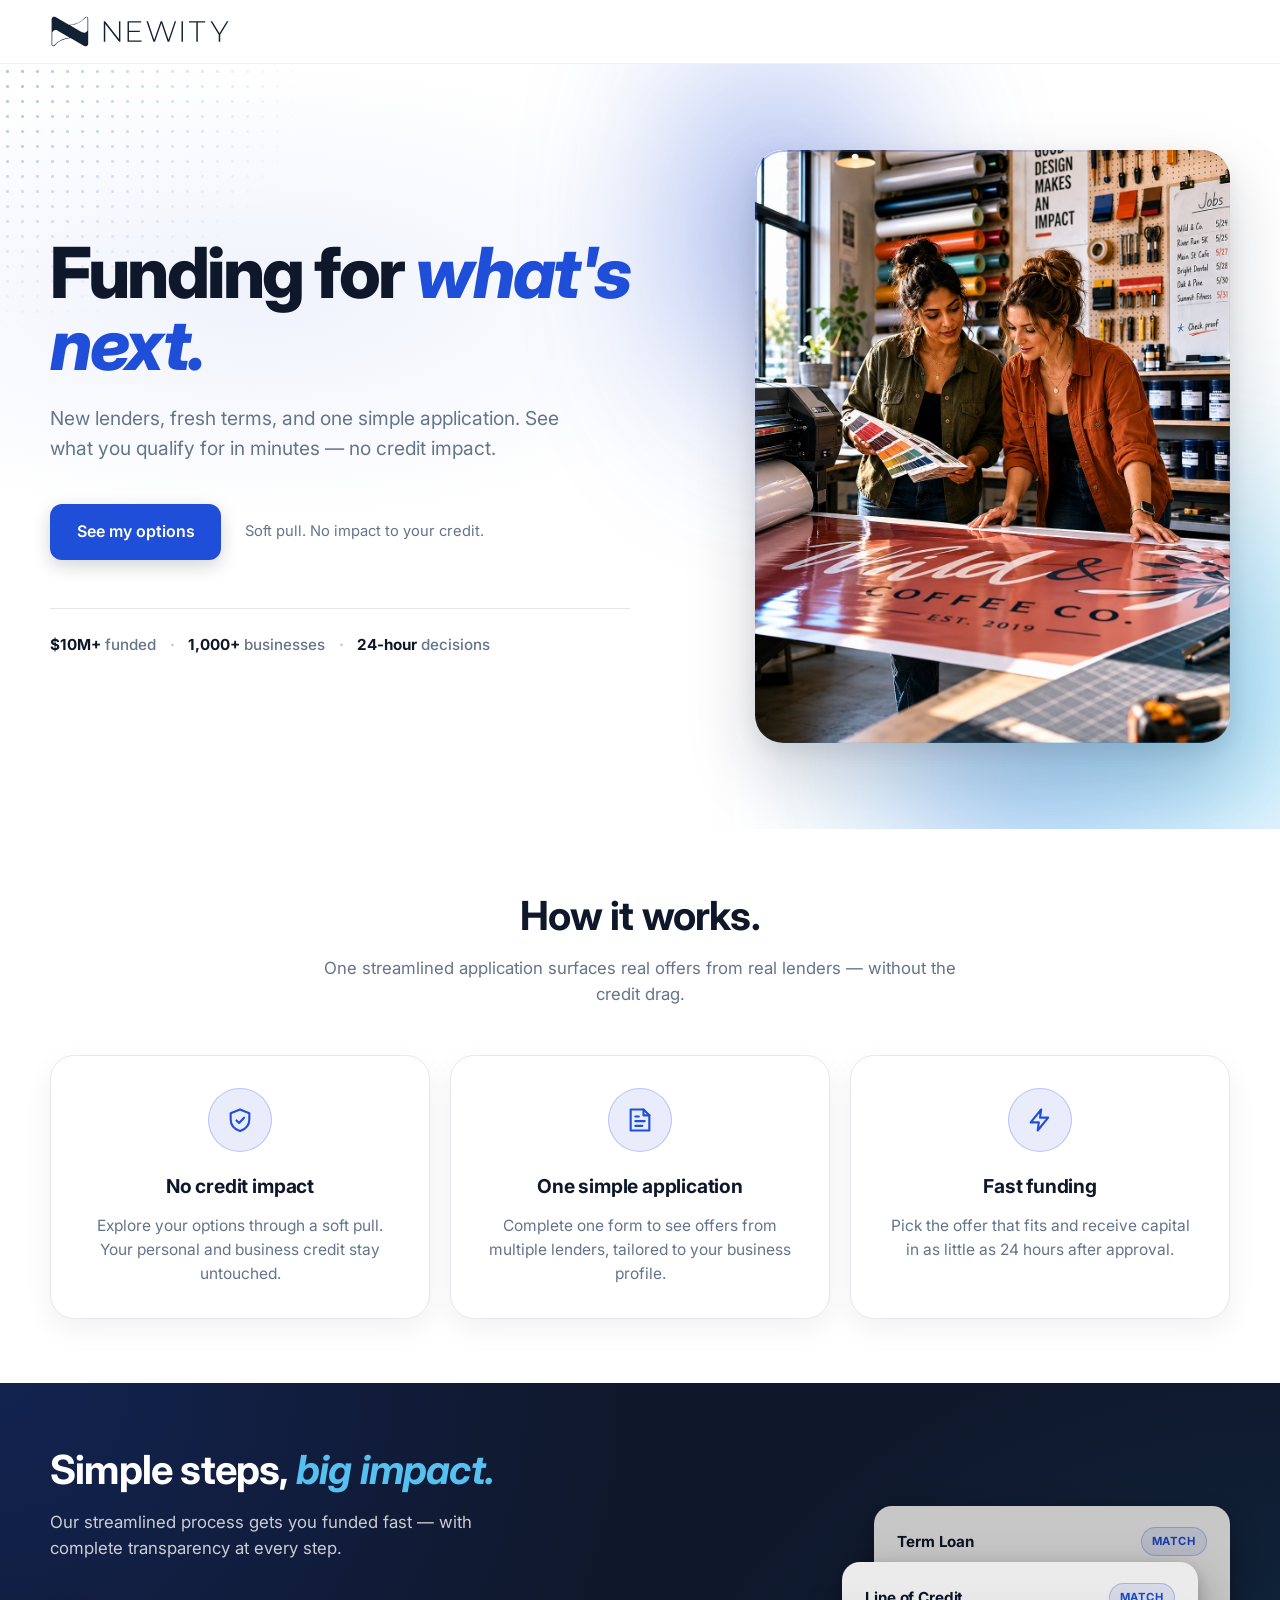
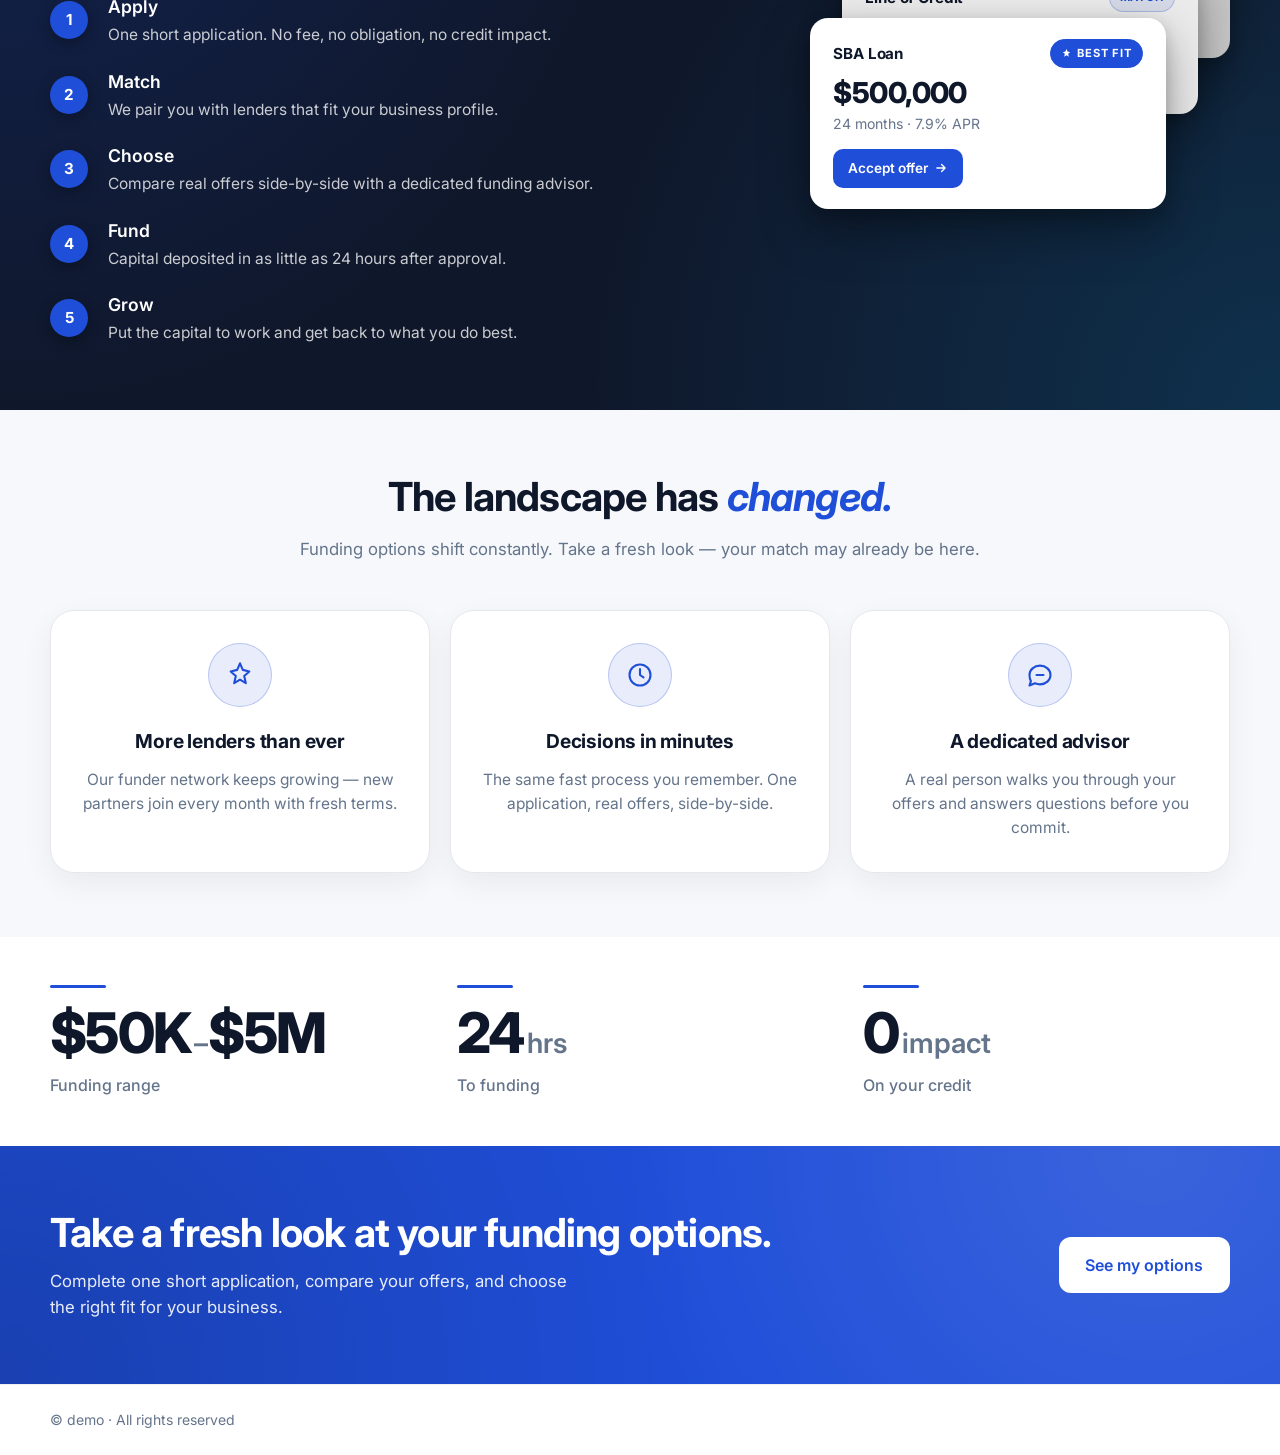
<file: demo/index.html>
<!DOCTYPE html>
<html lang="en">
<head>
  <meta charset="UTF-8">
  <meta name="viewport" content="width=device-width, initial-scale=1.0">
  <title>demo Financing — Funding for what's next</title>
  <meta name="description" content="See what your business qualifies for in minutes. New lenders, fresh terms, no credit impact.">

  <link rel="preconnect" href="https://fonts.googleapis.com">
  <link rel="preconnect" href="https://fonts.gstatic.com" crossorigin>
  <link href="https://fonts.googleapis.com/css2?family=Inter:wght@400;500;600;700;800&display=swap" rel="stylesheet">

  <link rel="stylesheet" href="styles.css">
  <style>
    :root {
      --color-primary: #1f4ed8;
      --color-secondary: #0ea5e9;
    }
  </style>
</head>
<body>

  <header class="site-header">
    <div class="container site-header-inner">
      <img src="./logo.svg" alt="demo" class="site-logo">
    </div>
  </header>

  <main>

    <!-- ===================== Hero ===================== -->
    <section class="hero">
      <div class="hero-dotgrid" aria-hidden="true"></div>
      <div class="container hero-inner">
        <div class="hero-copy">
          <h1 class="hero-title">
            Funding for <em>what's next.</em>
          </h1>
          <p class="hero-subhead">
            New lenders, fresh terms, and one simple application.
            See what you qualify for in minutes — no credit impact.
          </p>
          <div class="hero-cta-row">
            <a href="https://iw.lendflow.com/?env=LoMvkuRiEej1TsIynyOx2P3685DAhxmm&viewProduct=1&brandId=1985&workflowTemplateId=b37ec8b9-3998-4e6f-bc72-e36043d3c06d&emailTemplateId=554&consentTemplateId=01J7KJRV8Y9BBJWDGAAGYP4849&destination%5Bmode%5D=none" class="btn btn-primary">See my options</a>
            <span class="hero-microcopy">Soft pull. No impact to your credit.</span>
          </div>
          <div class="hero-trust-stats">
            <span><strong>$10M+</strong> funded</span>
            <span class="hero-trust-dot" aria-hidden="true">·</span>
            <span><strong>1,000+</strong> businesses</span>
            <span class="hero-trust-dot" aria-hidden="true">·</span>
            <span><strong>24-hour</strong> decisions</span>
          </div>
        </div>
        <div class="hero-media">
          <div class="hero-glow" aria-hidden="true"></div>
          <div class="hero-image-frame">
            <img src="/_assets/hero-default.jpg" alt="" class="hero-image"
                 loading="eager" decoding="async" fetchpriority="high">
          </div>
        </div>
      </div>
    </section>

    

    <!-- ===================== How it works ===================== -->
    <section class="section section-white">
      <div class="container">
        <div class="section-intro">
          <h2>How it works.</h2>
          <p>One streamlined application surfaces real offers from real lenders — without the credit drag.</p>
        </div>
        <div class="card-grid three-up">
          <article class="info-card">
            <div class="icon-circle" aria-hidden="true">
              <svg viewBox="0 0 24 24" fill="none" stroke="currentColor" stroke-width="1.8" stroke-linecap="round" stroke-linejoin="round">
                <path d="M12 3l8 3.2v5.1c0 4.9-3.4 8.6-8 10.2-4.6-1.6-8-5.3-8-10.2V6.2L12 3z"/>
                <path d="M9 12.4l2.2 2.1L15.5 10"/>
              </svg>
            </div>
            <h3>No credit impact</h3>
            <p>Explore your options through a soft pull. Your personal and business credit stay untouched.</p>
          </article>
          <article class="info-card">
            <div class="icon-circle" aria-hidden="true">
              <svg viewBox="0 0 24 24" fill="none" stroke="currentColor" stroke-width="1.8" stroke-linecap="round" stroke-linejoin="round">
                <path d="M8 3h7l5 5v13H4V3h4z"/>
                <path d="M15 3v5h5"/>
                <path d="M8 13h8M8 17h6M8 9h3"/>
              </svg>
            </div>
            <h3>One simple application</h3>
            <p>Complete one form to see offers from multiple lenders, tailored to your business profile.</p>
          </article>
          <article class="info-card">
            <div class="icon-circle" aria-hidden="true">
              <svg viewBox="0 0 24 24" fill="none" stroke="currentColor" stroke-width="1.8" stroke-linecap="round" stroke-linejoin="round">
                <path d="M13 3L4 14h7l-1 7 9-11h-7l1-7z"/>
              </svg>
            </div>
            <h3>Fast funding</h3>
            <p>Pick the offer that fits and receive capital in as little as 24 hours after approval.</p>
          </article>
        </div>
      </div>
    </section>

    <!-- ===================== Simple steps, big impact — dark section with mockup ===================== -->
    <section class="section section-dark">
      <div class="container steps-inner">
        <div class="steps-copy">
          <h2>Simple steps, <em>big impact.</em></h2>
          <p class="steps-lead">
            Our streamlined process gets you funded fast — with complete transparency at every step.
          </p>
          <ol class="step-list">
            <li>
              <span class="step-num">1</span>
              <div>
                <h3>Apply</h3>
                <p>One short application. No fee, no obligation, no credit impact.</p>
              </div>
            </li>
            <li>
              <span class="step-num">2</span>
              <div>
                <h3>Match</h3>
                <p>We pair you with lenders that fit your business profile.</p>
              </div>
            </li>
            <li>
              <span class="step-num">3</span>
              <div>
                <h3>Choose</h3>
                <p>Compare real offers side-by-side with a dedicated funding advisor.</p>
              </div>
            </li>
            <li>
              <span class="step-num">4</span>
              <div>
                <h3>Fund</h3>
                <p>Capital deposited in as little as 24 hours after approval.</p>
              </div>
            </li>
            <li>
              <span class="step-num">5</span>
              <div>
                <h3>Grow</h3>
                <p>Put the capital to work and get back to what you do best.</p>
              </div>
            </li>
          </ol>
        </div>

        <!-- CSS mockup: matched offers stack (modular cascade — same vector between cards) -->
        <div class="steps-visual" aria-hidden="true">
          <div class="offers-stack">
            <div class="offer-card offer-card-back">
              <div class="offer-header">
                <span class="offer-label">Term Loan</span>
                <span class="offer-badge">Match</span>
              </div>
              <div class="offer-amount">$150,000</div>
              <div class="offer-meta">12 months · 9.5% APR</div>
            </div>
            <div class="offer-card offer-card-mid">
              <div class="offer-header">
                <span class="offer-label">Line of Credit</span>
                <span class="offer-badge">Match</span>
              </div>
              <div class="offer-amount">$250,000</div>
              <div class="offer-meta">24 months · 8.2% APR</div>
            </div>
            <div class="offer-card offer-card-front">
              <div class="offer-header">
                <span class="offer-label">SBA Loan</span>
                <span class="offer-badge offer-badge-best">
                  <svg class="offer-badge-star" viewBox="0 0 24 24" width="11" height="11" fill="currentColor" aria-hidden="true">
                    <path d="M12 2l2.4 5.6L20 9l-4.4 3.8L17 19l-5-3-5 3 1.4-6.2L4 9l5.6-1.4z"/>
                  </svg>
                  Best fit
                </span>
              </div>
              <div class="offer-amount">$500,000</div>
              <div class="offer-meta">24 months · 7.9% APR</div>
              <div class="offer-cta">
                <span>Accept offer</span>
                <svg viewBox="0 0 24 24" width="14" height="14" fill="none" stroke="currentColor" stroke-width="2.4" stroke-linecap="round" stroke-linejoin="round">
                  <path d="M5 12h14M13 6l6 6-6 6"/>
                </svg>
              </div>
            </div>
          </div>
        </div>
      </div>
    </section>

    <!-- ===================== Why now? — re-engagement angle ===================== -->
    <section class="section section-alt">
      <div class="container">
        <div class="section-intro">
          <h2>The landscape has <em>changed.</em></h2>
          <p>Funding options shift constantly. Take a fresh look — your match may already be here.</p>
        </div>
        <div class="card-grid three-up">
          <article class="info-card">
            <div class="icon-circle" aria-hidden="true">
              <svg viewBox="0 0 24 24" fill="none" stroke="currentColor" stroke-width="1.8" stroke-linecap="round" stroke-linejoin="round">
                <path d="M12 2l2.4 5.6L20 9l-4.4 3.8L17 19l-5-3-5 3 1.4-6.2L4 9l5.6-1.4z"/>
              </svg>
            </div>
            <h3>More lenders than ever</h3>
            <p>Our funder network keeps growing — new partners join every month with fresh terms.</p>
          </article>
          <article class="info-card">
            <div class="icon-circle" aria-hidden="true">
              <svg viewBox="0 0 24 24" fill="none" stroke="currentColor" stroke-width="1.8" stroke-linecap="round" stroke-linejoin="round">
                <circle cx="12" cy="12" r="9"/>
                <path d="M12 7v5l3 2"/>
              </svg>
            </div>
            <h3>Decisions in minutes</h3>
            <p>The same fast process you remember. One application, real offers, side-by-side.</p>
          </article>
          <article class="info-card">
            <div class="icon-circle" aria-hidden="true">
              <svg viewBox="0 0 24 24" fill="none" stroke="currentColor" stroke-width="1.8" stroke-linecap="round" stroke-linejoin="round">
                <path d="M3 12c0-4.5 4-8 9-8s9 3.5 9 8-4 8-9 8c-1.5 0-3-.3-4.3-.9L3 21l1.2-3.8C3.4 16 3 14 3 12z"/>
                <path d="M9 12h6"/>
              </svg>
            </div>
            <h3>A dedicated advisor</h3>
            <p>A real person walks you through your offers and answers questions before you commit.</p>
          </article>
        </div>
      </div>
    </section>

    <!-- ===================== Stats strip ===================== -->
    <section class="section section-stats">
      <div class="container stats-grid">
        <div class="stat">
          <div class="stat-num">$50K<span>–</span>$5M</div>
          <div class="stat-label">Funding range</div>
        </div>
        <div class="stat">
          <div class="stat-num">24<span>hrs</span></div>
          <div class="stat-label">To funding</div>
        </div>
        <div class="stat">
          <div class="stat-num">0<span>impact</span></div>
          <div class="stat-label">On your credit</div>
        </div>
      </div>
    </section>

    <!-- ===================== Final CTA banner ===================== -->
    <section class="section cta-banner">
      <div class="container cta-inner">
        <div class="cta-copy">
          <h2>Take a fresh look at your funding options.</h2>
          <p>Complete one short application, compare your offers, and choose the right fit for your business.</p>
        </div>
        <a href="https://iw.lendflow.com/?env=LoMvkuRiEej1TsIynyOx2P3685DAhxmm&viewProduct=1&brandId=1985&workflowTemplateId=b37ec8b9-3998-4e6f-bc72-e36043d3c06d&emailTemplateId=554&consentTemplateId=01J7KJRV8Y9BBJWDGAAGYP4849&destination%5Bmode%5D=none" class="btn btn-light">See my options</a>
      </div>
    </section>

  </main>

  <footer class="site-footer">
    <div class="container site-footer-inner">
      <p>© demo · All rights reserved</p>
      
    </div>
  </footer>

  
  <script src="https://iw.lendflow.com/js/lendflow-loader.js"></script>
  

</body>
</html>
</file>
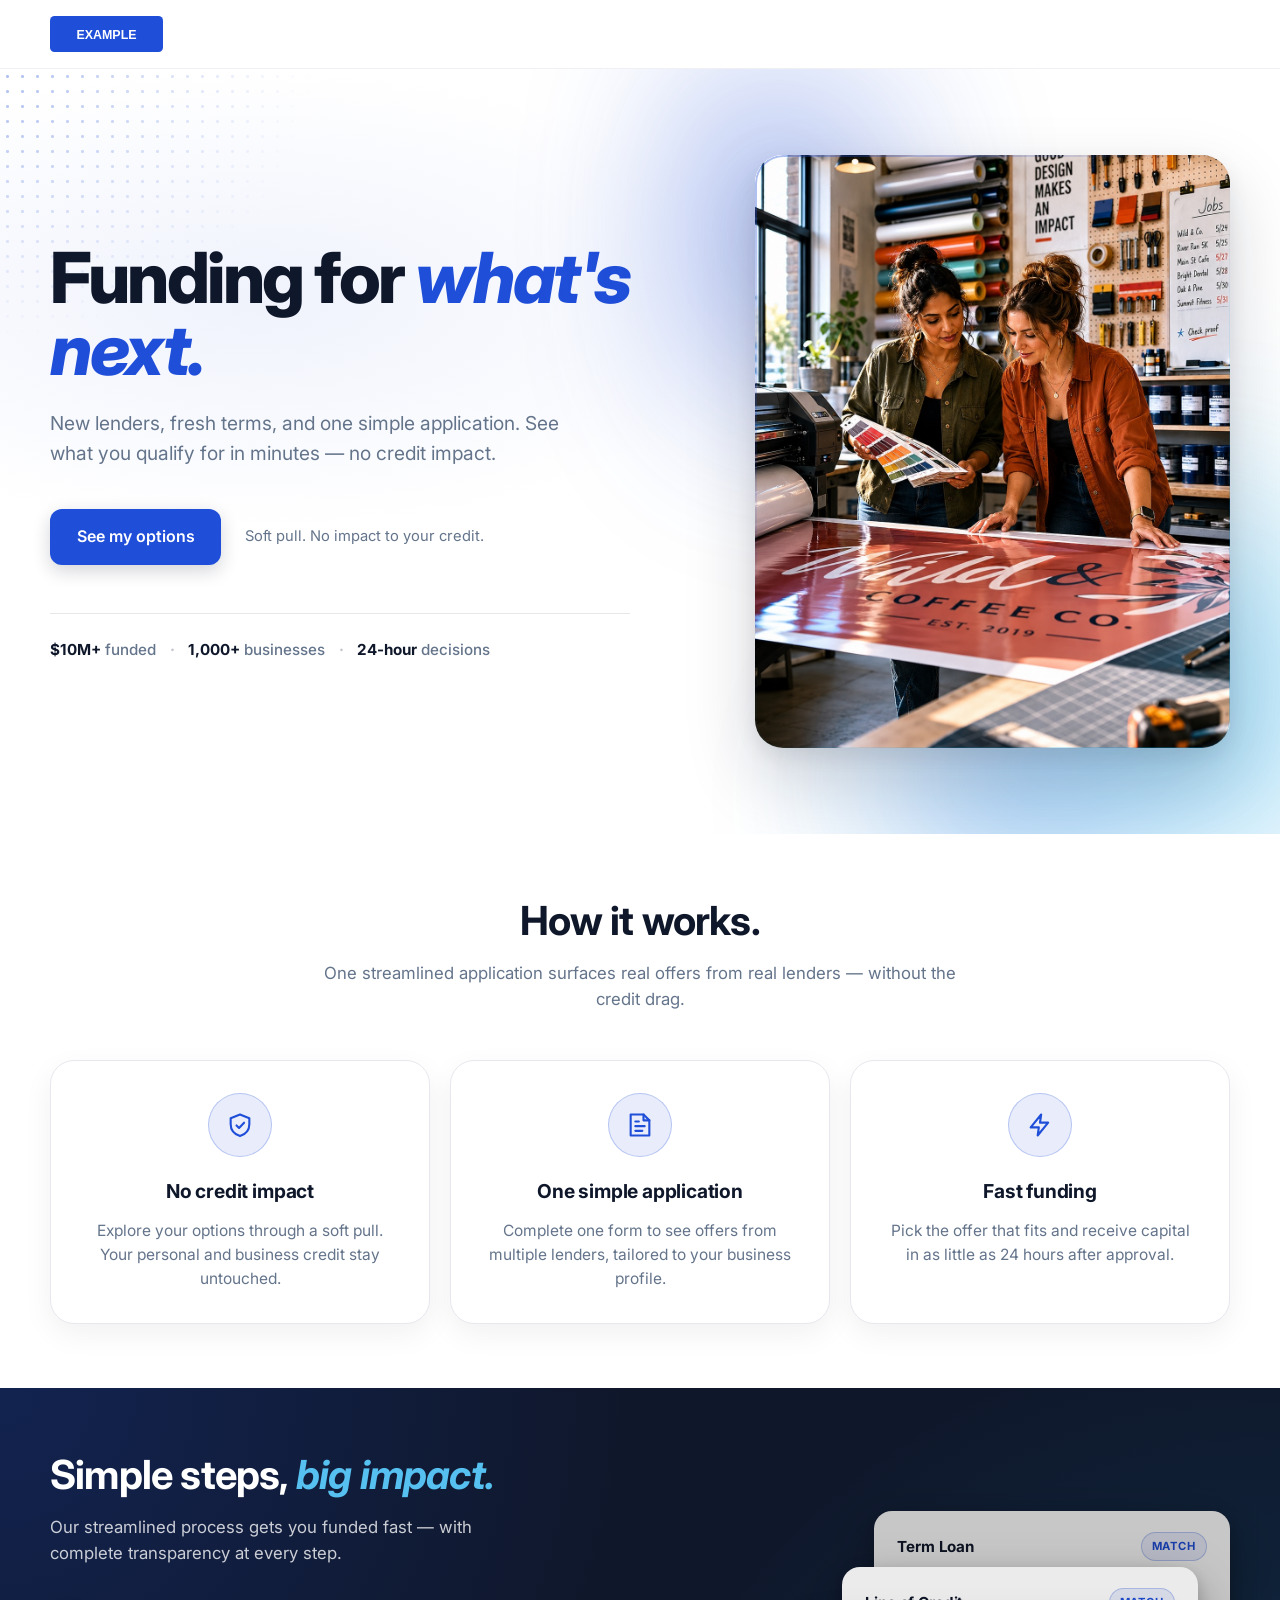
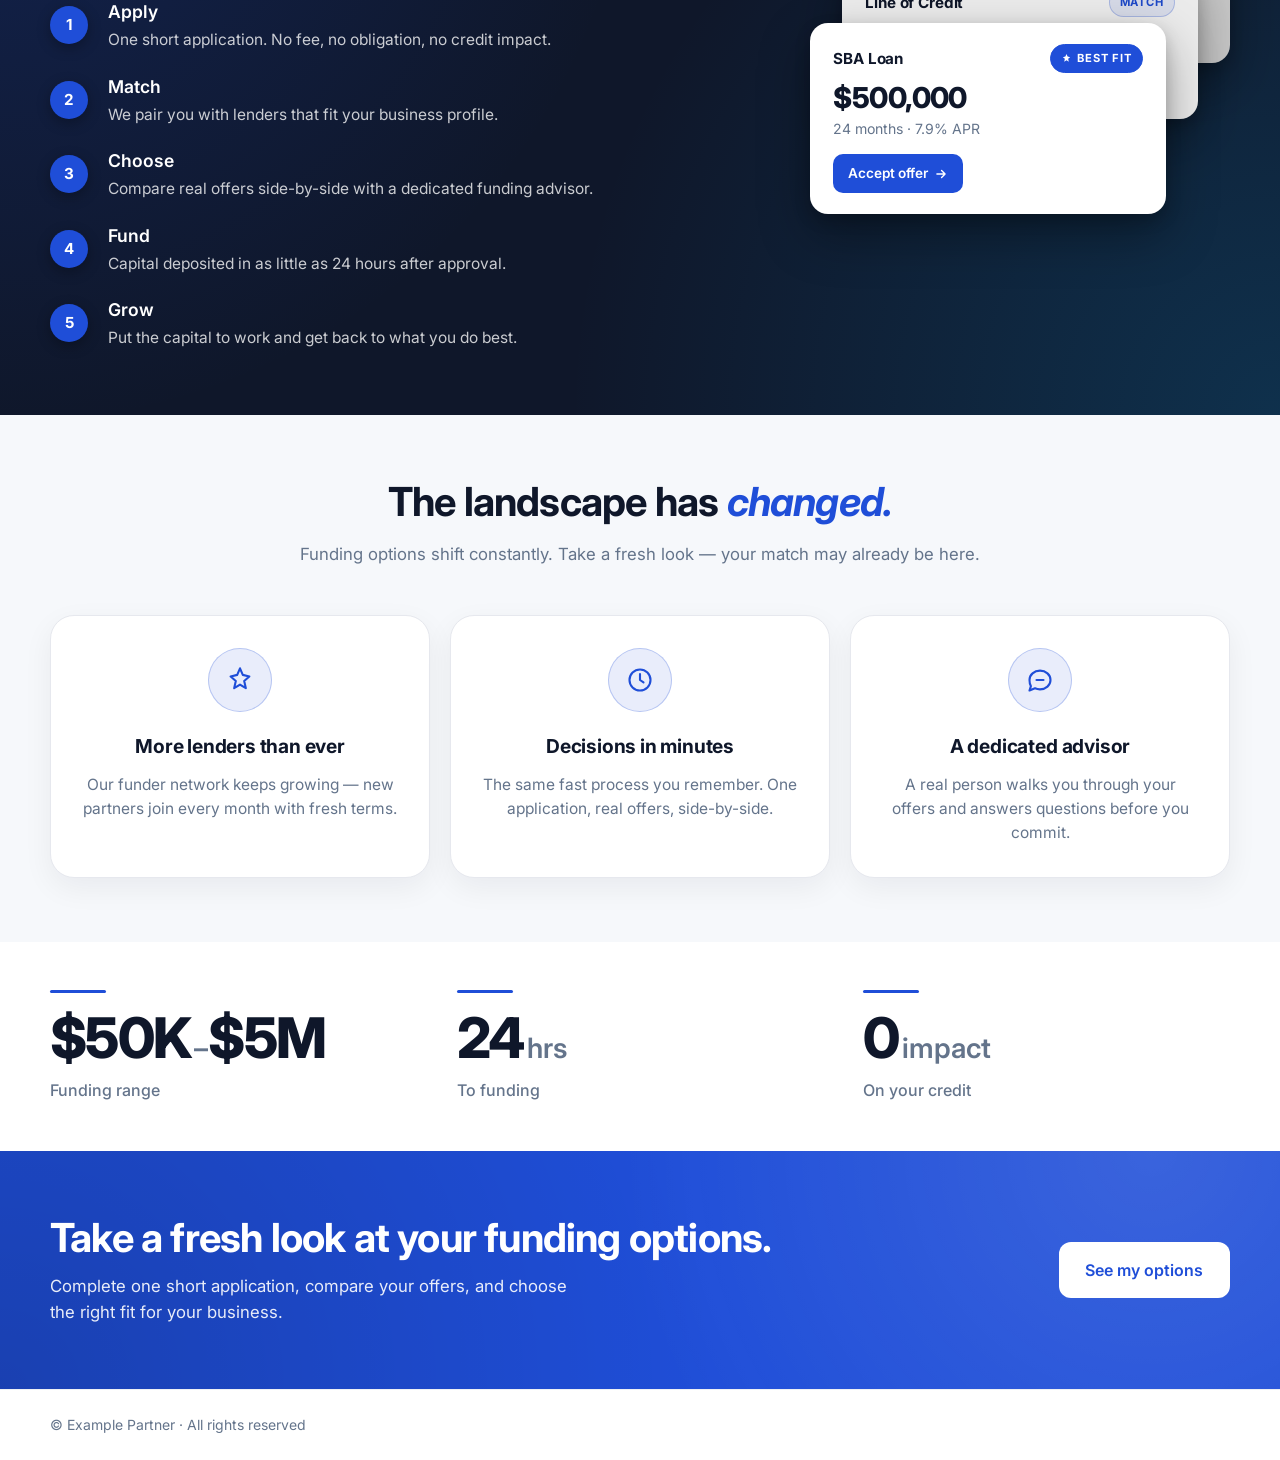
<file: example/index.html>
<!DOCTYPE html>
<html lang="en">
<head>
  <meta charset="UTF-8">
  <meta name="viewport" content="width=device-width, initial-scale=1.0">
  <title>Example Partner Financing — Funding for what's next</title>
  <meta name="description" content="See what your business qualifies for in minutes. New lenders, fresh terms, no credit impact.">

  <link rel="preconnect" href="https://fonts.googleapis.com">
  <link rel="preconnect" href="https://fonts.gstatic.com" crossorigin>
  <link href="https://fonts.googleapis.com/css2?family=Inter:wght@400;500;600;700;800&display=swap" rel="stylesheet">

  <link rel="stylesheet" href="styles.css">
  <style>
    :root {
      --color-primary: #1f4ed8;
      --color-secondary: #0ea5e9;
    }
  </style>
</head>
<body>

  <header class="site-header">
    <div class="container site-header-inner">
      <img src="./logo.svg" alt="Example Partner" class="site-logo">
    </div>
  </header>

  <main>

    <!-- ===================== Hero ===================== -->
    <section class="hero">
      <div class="hero-dotgrid" aria-hidden="true"></div>
      <div class="container hero-inner">
        <div class="hero-copy">
          <h1 class="hero-title">
            Funding for <em>what's next.</em>
          </h1>
          <p class="hero-subhead">
            New lenders, fresh terms, and one simple application.
            See what you qualify for in minutes — no credit impact.
          </p>
          <div class="hero-cta-row">
            <a href="https://iw.lendflow.com/?env=demo" class="btn btn-primary">See my options</a>
            <span class="hero-microcopy">Soft pull. No impact to your credit.</span>
          </div>
          <div class="hero-trust-stats">
            <span><strong>$10M+</strong> funded</span>
            <span class="hero-trust-dot" aria-hidden="true">·</span>
            <span><strong>1,000+</strong> businesses</span>
            <span class="hero-trust-dot" aria-hidden="true">·</span>
            <span><strong>24-hour</strong> decisions</span>
          </div>
        </div>
        <div class="hero-media">
          <div class="hero-glow" aria-hidden="true"></div>
          <div class="hero-image-frame">
            <img src="./hero.jpg" alt="" class="hero-image"
                 loading="eager" decoding="async" fetchpriority="high">
          </div>
        </div>
      </div>
    </section>

    <!-- ===================== How it works ===================== -->
    <section class="section section-white">
      <div class="container">
        <div class="section-intro">
          <h2>How it works.</h2>
          <p>One streamlined application surfaces real offers from real lenders — without the credit drag.</p>
        </div>
        <div class="card-grid three-up">
          <article class="info-card">
            <div class="icon-circle" aria-hidden="true">
              <svg viewBox="0 0 24 24" fill="none" stroke="currentColor" stroke-width="1.8" stroke-linecap="round" stroke-linejoin="round">
                <path d="M12 3l8 3.2v5.1c0 4.9-3.4 8.6-8 10.2-4.6-1.6-8-5.3-8-10.2V6.2L12 3z"/>
                <path d="M9 12.4l2.2 2.1L15.5 10"/>
              </svg>
            </div>
            <h3>No credit impact</h3>
            <p>Explore your options through a soft pull. Your personal and business credit stay untouched.</p>
          </article>
          <article class="info-card">
            <div class="icon-circle" aria-hidden="true">
              <svg viewBox="0 0 24 24" fill="none" stroke="currentColor" stroke-width="1.8" stroke-linecap="round" stroke-linejoin="round">
                <path d="M8 3h7l5 5v13H4V3h4z"/>
                <path d="M15 3v5h5"/>
                <path d="M8 13h8M8 17h6M8 9h3"/>
              </svg>
            </div>
            <h3>One simple application</h3>
            <p>Complete one form to see offers from multiple lenders, tailored to your business profile.</p>
          </article>
          <article class="info-card">
            <div class="icon-circle" aria-hidden="true">
              <svg viewBox="0 0 24 24" fill="none" stroke="currentColor" stroke-width="1.8" stroke-linecap="round" stroke-linejoin="round">
                <path d="M13 3L4 14h7l-1 7 9-11h-7l1-7z"/>
              </svg>
            </div>
            <h3>Fast funding</h3>
            <p>Pick the offer that fits and receive capital in as little as 24 hours after approval.</p>
          </article>
        </div>
      </div>
    </section>

    <!-- ===================== Simple steps, big impact — dark section with mockup ===================== -->
    <section class="section section-dark">
      <div class="container steps-inner">
        <div class="steps-copy">
          <h2>Simple steps, <em>big impact.</em></h2>
          <p class="steps-lead">
            Our streamlined process gets you funded fast — with complete transparency at every step.
          </p>
          <ol class="step-list">
            <li>
              <span class="step-num">1</span>
              <div>
                <h3>Apply</h3>
                <p>One short application. No fee, no obligation, no credit impact.</p>
              </div>
            </li>
            <li>
              <span class="step-num">2</span>
              <div>
                <h3>Match</h3>
                <p>We pair you with lenders that fit your business profile.</p>
              </div>
            </li>
            <li>
              <span class="step-num">3</span>
              <div>
                <h3>Choose</h3>
                <p>Compare real offers side-by-side with a dedicated funding advisor.</p>
              </div>
            </li>
            <li>
              <span class="step-num">4</span>
              <div>
                <h3>Fund</h3>
                <p>Capital deposited in as little as 24 hours after approval.</p>
              </div>
            </li>
            <li>
              <span class="step-num">5</span>
              <div>
                <h3>Grow</h3>
                <p>Put the capital to work and get back to what you do best.</p>
              </div>
            </li>
          </ol>
        </div>

        <!-- CSS mockup: matched offers stack (modular cascade — same vector between cards) -->
        <div class="steps-visual" aria-hidden="true">
          <div class="offers-stack">
            <div class="offer-card offer-card-back">
              <div class="offer-header">
                <span class="offer-label">Term Loan</span>
                <span class="offer-badge">Match</span>
              </div>
              <div class="offer-amount">$150,000</div>
              <div class="offer-meta">12 months · 9.5% APR</div>
            </div>
            <div class="offer-card offer-card-mid">
              <div class="offer-header">
                <span class="offer-label">Line of Credit</span>
                <span class="offer-badge">Match</span>
              </div>
              <div class="offer-amount">$250,000</div>
              <div class="offer-meta">24 months · 8.2% APR</div>
            </div>
            <div class="offer-card offer-card-front">
              <div class="offer-header">
                <span class="offer-label">SBA Loan</span>
                <span class="offer-badge offer-badge-best">
                  <svg class="offer-badge-star" viewBox="0 0 24 24" width="11" height="11" fill="currentColor" aria-hidden="true">
                    <path d="M12 2l2.4 5.6L20 9l-4.4 3.8L17 19l-5-3-5 3 1.4-6.2L4 9l5.6-1.4z"/>
                  </svg>
                  Best fit
                </span>
              </div>
              <div class="offer-amount">$500,000</div>
              <div class="offer-meta">24 months · 7.9% APR</div>
              <div class="offer-cta">
                <span>Accept offer</span>
                <svg viewBox="0 0 24 24" width="14" height="14" fill="none" stroke="currentColor" stroke-width="2.4" stroke-linecap="round" stroke-linejoin="round">
                  <path d="M5 12h14M13 6l6 6-6 6"/>
                </svg>
              </div>
            </div>
          </div>
        </div>
      </div>
    </section>

    <!-- ===================== Why now? — re-engagement angle ===================== -->
    <section class="section section-alt">
      <div class="container">
        <div class="section-intro">
          <h2>The landscape has <em>changed.</em></h2>
          <p>Funding options shift constantly. Take a fresh look — your match may already be here.</p>
        </div>
        <div class="card-grid three-up">
          <article class="info-card">
            <div class="icon-circle" aria-hidden="true">
              <svg viewBox="0 0 24 24" fill="none" stroke="currentColor" stroke-width="1.8" stroke-linecap="round" stroke-linejoin="round">
                <path d="M12 2l2.4 5.6L20 9l-4.4 3.8L17 19l-5-3-5 3 1.4-6.2L4 9l5.6-1.4z"/>
              </svg>
            </div>
            <h3>More lenders than ever</h3>
            <p>Our funder network keeps growing — new partners join every month with fresh terms.</p>
          </article>
          <article class="info-card">
            <div class="icon-circle" aria-hidden="true">
              <svg viewBox="0 0 24 24" fill="none" stroke="currentColor" stroke-width="1.8" stroke-linecap="round" stroke-linejoin="round">
                <circle cx="12" cy="12" r="9"/>
                <path d="M12 7v5l3 2"/>
              </svg>
            </div>
            <h3>Decisions in minutes</h3>
            <p>The same fast process you remember. One application, real offers, side-by-side.</p>
          </article>
          <article class="info-card">
            <div class="icon-circle" aria-hidden="true">
              <svg viewBox="0 0 24 24" fill="none" stroke="currentColor" stroke-width="1.8" stroke-linecap="round" stroke-linejoin="round">
                <path d="M3 12c0-4.5 4-8 9-8s9 3.5 9 8-4 8-9 8c-1.5 0-3-.3-4.3-.9L3 21l1.2-3.8C3.4 16 3 14 3 12z"/>
                <path d="M9 12h6"/>
              </svg>
            </div>
            <h3>A dedicated advisor</h3>
            <p>A real person walks you through your offers and answers questions before you commit.</p>
          </article>
        </div>
      </div>
    </section>

    <!-- ===================== Stats strip ===================== -->
    <section class="section section-stats">
      <div class="container stats-grid">
        <div class="stat">
          <div class="stat-num">$50K<span>–</span>$5M</div>
          <div class="stat-label">Funding range</div>
        </div>
        <div class="stat">
          <div class="stat-num">24<span>hrs</span></div>
          <div class="stat-label">To funding</div>
        </div>
        <div class="stat">
          <div class="stat-num">0<span>impact</span></div>
          <div class="stat-label">On your credit</div>
        </div>
      </div>
    </section>

    <!-- ===================== Final CTA banner ===================== -->
    <section class="section cta-banner">
      <div class="container cta-inner">
        <div class="cta-copy">
          <h2>Take a fresh look at your funding options.</h2>
          <p>Complete one short application, compare your offers, and choose the right fit for your business.</p>
        </div>
        <a href="https://iw.lendflow.com/?env=demo" class="btn btn-light">See my options</a>
      </div>
    </section>

  </main>

  <footer class="site-footer">
    <div class="container site-footer-inner">
      <p>© Example Partner · All rights reserved</p>
    </div>
  </footer>

  <script src="https://iw.lendflow.com/js/lendflow-loader.js"></script>

</body>
</html>
</file>
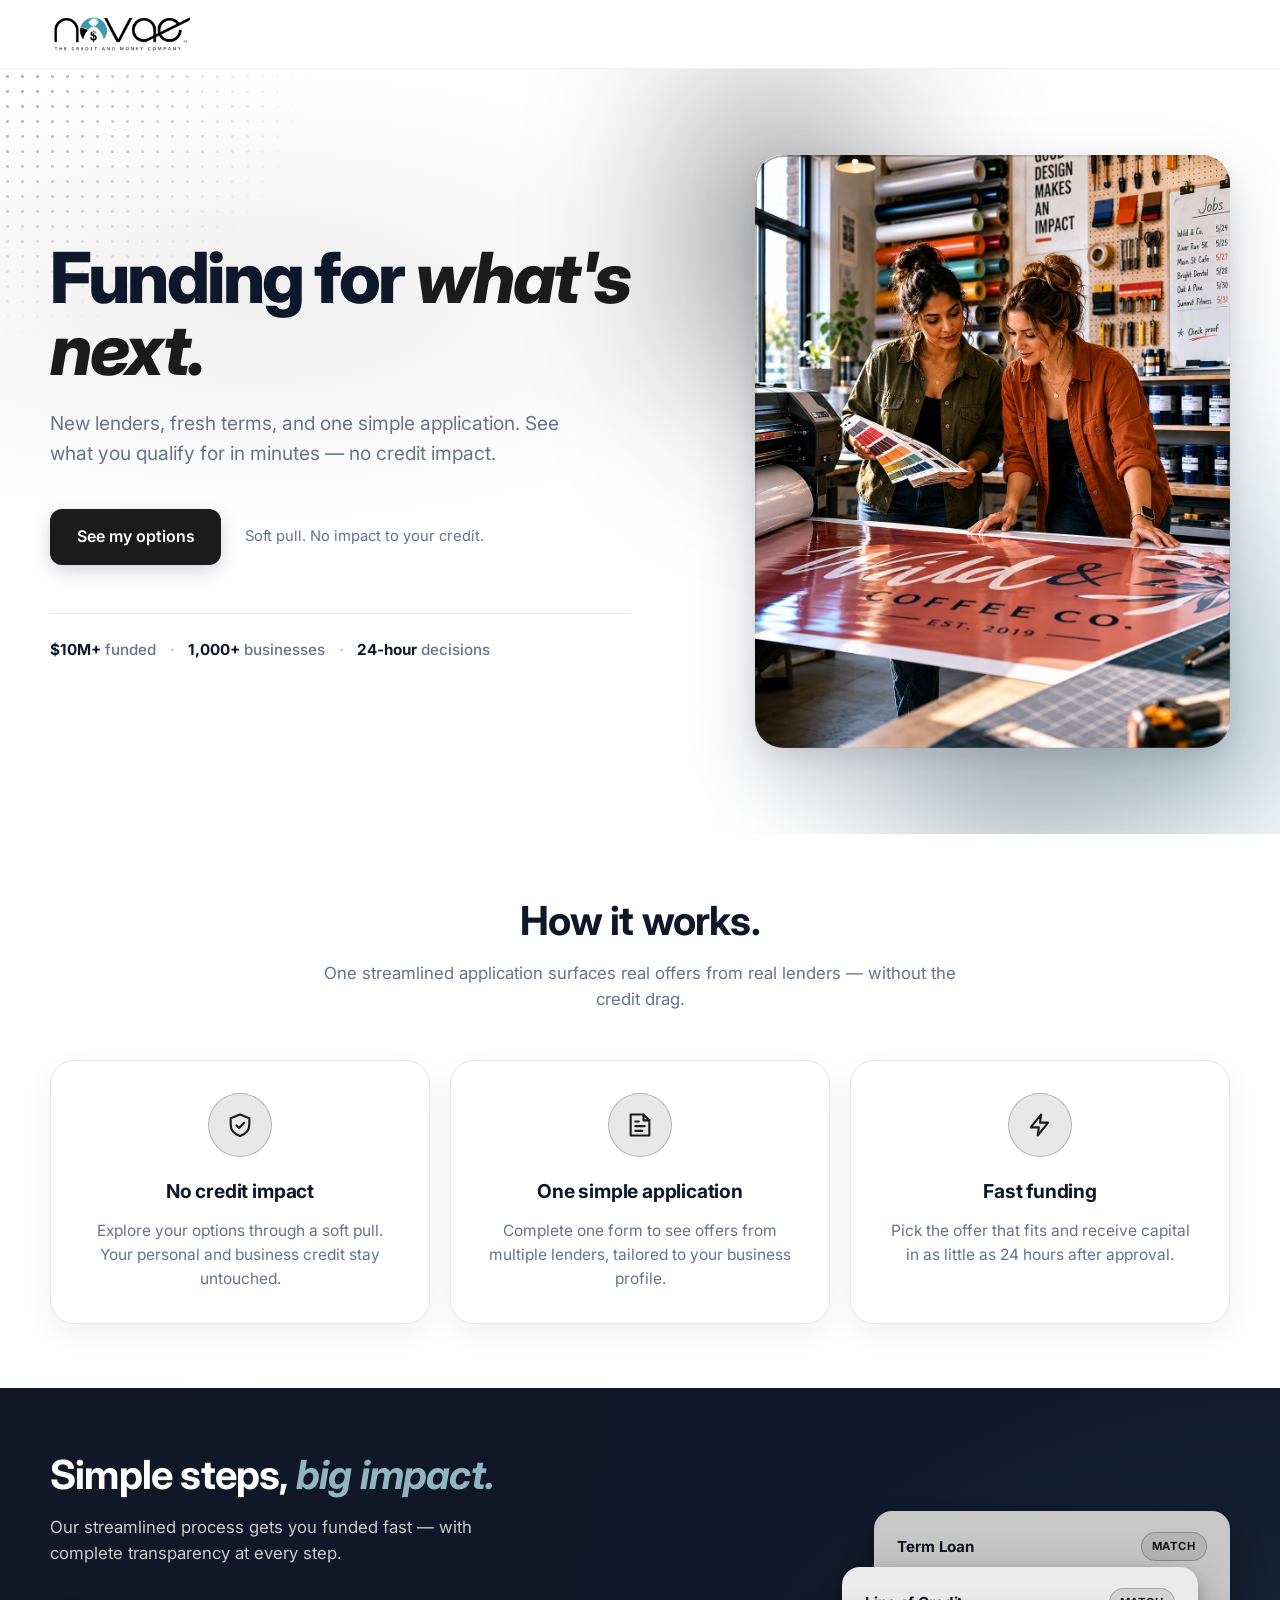
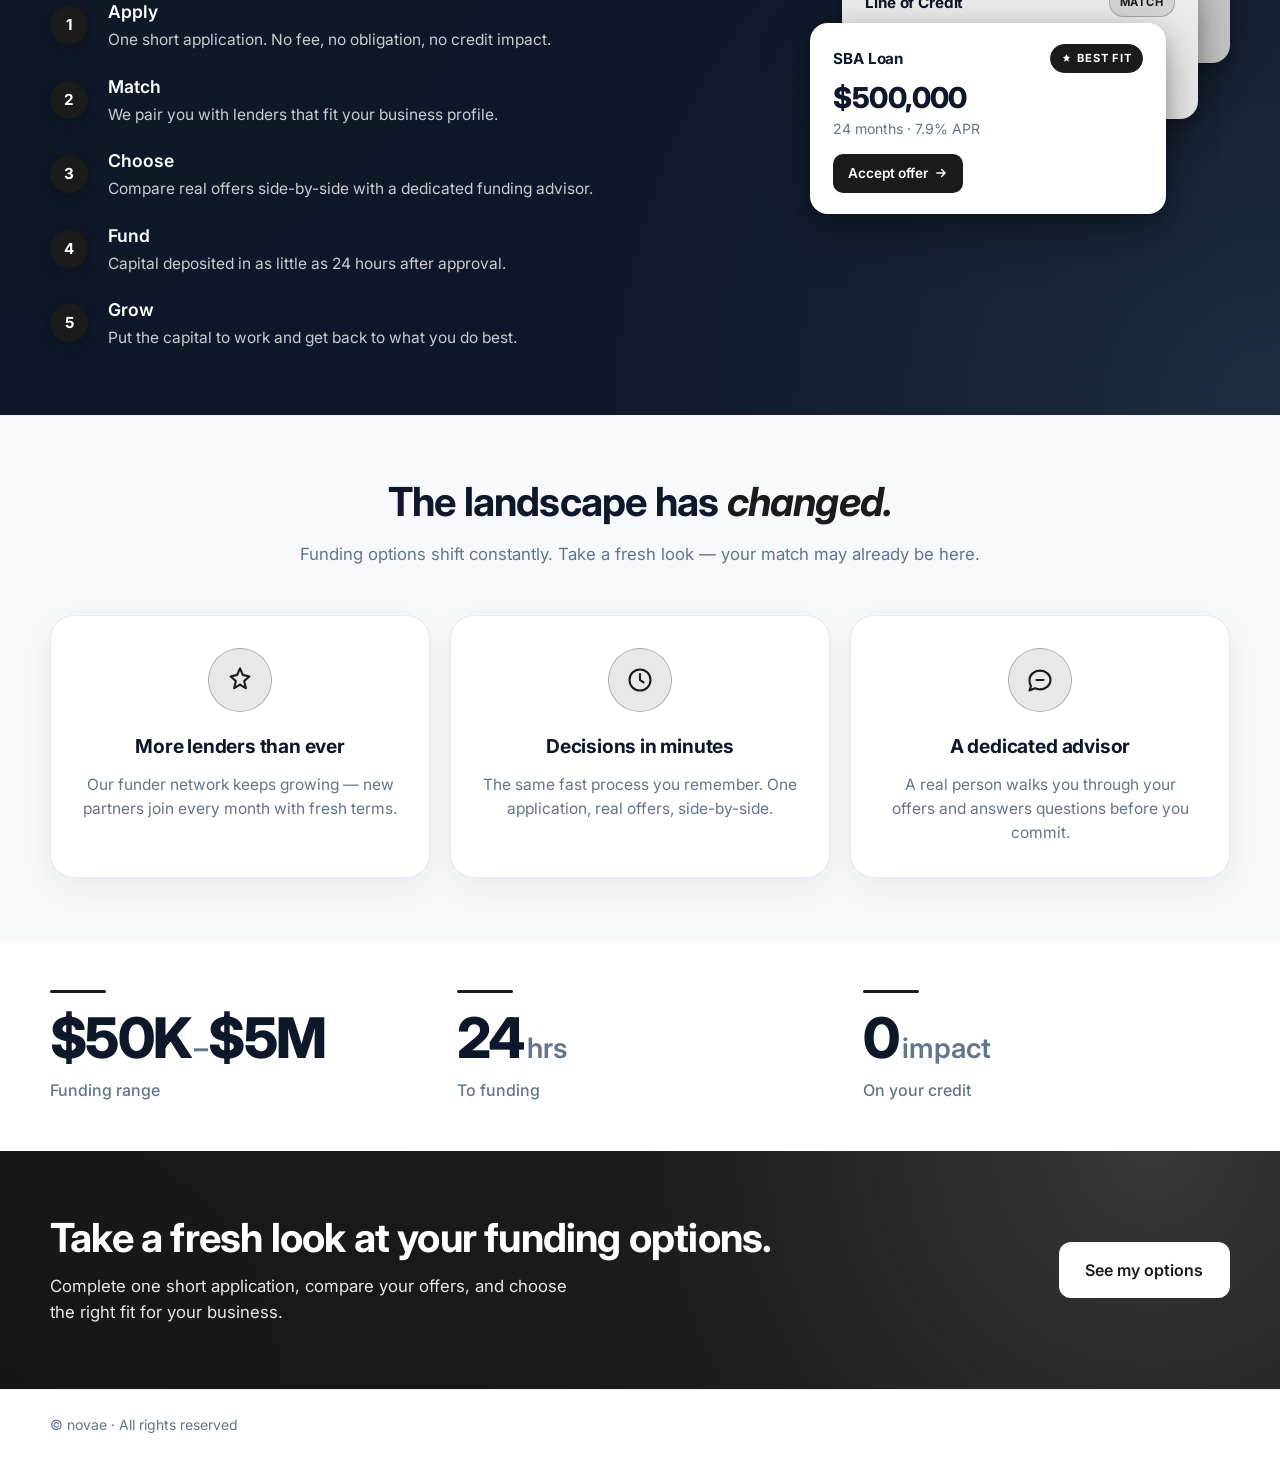
<file: novae/index.html>
<!DOCTYPE html>
<html lang="en">
<head>
  <meta charset="UTF-8">
  <meta name="viewport" content="width=device-width, initial-scale=1.0">
  <title>novae Financing — Funding for what's next</title>
  <meta name="description" content="See what your business qualifies for in minutes. New lenders, fresh terms, no credit impact.">

  <link rel="preconnect" href="https://fonts.googleapis.com">
  <link rel="preconnect" href="https://fonts.gstatic.com" crossorigin>
  <link href="https://fonts.googleapis.com/css2?family=Inter:wght@400;500;600;700;800&display=swap" rel="stylesheet">

  <link rel="stylesheet" href="styles.css">
  <style>
    :root {
      --color-primary: #1B1B1B;
      --color-secondary: #6395AB;
    }
  </style>
</head>
<body>

  <header class="site-header">
    <div class="container site-header-inner">
      <img src="./logo.jpg" alt="novae" class="site-logo">
    </div>
  </header>

  <main>

    <!-- ===================== Hero ===================== -->
    <section class="hero">
      <div class="hero-dotgrid" aria-hidden="true"></div>
      <div class="container hero-inner">
        <div class="hero-copy">
          <h1 class="hero-title">
            Funding for <em>what's next.</em>
          </h1>
          <p class="hero-subhead">
            New lenders, fresh terms, and one simple application.
            See what you qualify for in minutes — no credit impact.
          </p>
          <div class="hero-cta-row">
            <a href="https://iw.lendflow.com/?env=XxTdOVPx3RwS37Qjy2JOHQX7wbW8snHu&viewProduct=1&brandId=562&workflowTemplateId=8872caf8-01ea-4394-a71e-b24728714ac8&emailTemplateId=164&consentTemplateId=01J7KJRV8Y9BBJWDGAAGYP4849&destination%5Bmode%5D=none" class="btn btn-primary">See my options</a>
            <span class="hero-microcopy">Soft pull. No impact to your credit.</span>
          </div>
          <div class="hero-trust-stats">
            <span><strong>$10M+</strong> funded</span>
            <span class="hero-trust-dot" aria-hidden="true">·</span>
            <span><strong>1,000+</strong> businesses</span>
            <span class="hero-trust-dot" aria-hidden="true">·</span>
            <span><strong>24-hour</strong> decisions</span>
          </div>
        </div>
        <div class="hero-media">
          <div class="hero-glow" aria-hidden="true"></div>
          <div class="hero-image-frame">
            <img src="/_assets/hero-default.jpg" alt="" class="hero-image"
                 loading="eager" decoding="async" fetchpriority="high">
          </div>
        </div>
      </div>
    </section>

    

    <!-- ===================== How it works ===================== -->
    <section class="section section-white">
      <div class="container">
        <div class="section-intro">
          <h2>How it works.</h2>
          <p>One streamlined application surfaces real offers from real lenders — without the credit drag.</p>
        </div>
        <div class="card-grid three-up">
          <article class="info-card">
            <div class="icon-circle" aria-hidden="true">
              <svg viewBox="0 0 24 24" fill="none" stroke="currentColor" stroke-width="1.8" stroke-linecap="round" stroke-linejoin="round">
                <path d="M12 3l8 3.2v5.1c0 4.9-3.4 8.6-8 10.2-4.6-1.6-8-5.3-8-10.2V6.2L12 3z"/>
                <path d="M9 12.4l2.2 2.1L15.5 10"/>
              </svg>
            </div>
            <h3>No credit impact</h3>
            <p>Explore your options through a soft pull. Your personal and business credit stay untouched.</p>
          </article>
          <article class="info-card">
            <div class="icon-circle" aria-hidden="true">
              <svg viewBox="0 0 24 24" fill="none" stroke="currentColor" stroke-width="1.8" stroke-linecap="round" stroke-linejoin="round">
                <path d="M8 3h7l5 5v13H4V3h4z"/>
                <path d="M15 3v5h5"/>
                <path d="M8 13h8M8 17h6M8 9h3"/>
              </svg>
            </div>
            <h3>One simple application</h3>
            <p>Complete one form to see offers from multiple lenders, tailored to your business profile.</p>
          </article>
          <article class="info-card">
            <div class="icon-circle" aria-hidden="true">
              <svg viewBox="0 0 24 24" fill="none" stroke="currentColor" stroke-width="1.8" stroke-linecap="round" stroke-linejoin="round">
                <path d="M13 3L4 14h7l-1 7 9-11h-7l1-7z"/>
              </svg>
            </div>
            <h3>Fast funding</h3>
            <p>Pick the offer that fits and receive capital in as little as 24 hours after approval.</p>
          </article>
        </div>
      </div>
    </section>

    <!-- ===================== Simple steps, big impact — dark section with mockup ===================== -->
    <section class="section section-dark">
      <div class="container steps-inner">
        <div class="steps-copy">
          <h2>Simple steps, <em>big impact.</em></h2>
          <p class="steps-lead">
            Our streamlined process gets you funded fast — with complete transparency at every step.
          </p>
          <ol class="step-list">
            <li>
              <span class="step-num">1</span>
              <div>
                <h3>Apply</h3>
                <p>One short application. No fee, no obligation, no credit impact.</p>
              </div>
            </li>
            <li>
              <span class="step-num">2</span>
              <div>
                <h3>Match</h3>
                <p>We pair you with lenders that fit your business profile.</p>
              </div>
            </li>
            <li>
              <span class="step-num">3</span>
              <div>
                <h3>Choose</h3>
                <p>Compare real offers side-by-side with a dedicated funding advisor.</p>
              </div>
            </li>
            <li>
              <span class="step-num">4</span>
              <div>
                <h3>Fund</h3>
                <p>Capital deposited in as little as 24 hours after approval.</p>
              </div>
            </li>
            <li>
              <span class="step-num">5</span>
              <div>
                <h3>Grow</h3>
                <p>Put the capital to work and get back to what you do best.</p>
              </div>
            </li>
          </ol>
        </div>

        <!-- CSS mockup: matched offers stack (modular cascade — same vector between cards) -->
        <div class="steps-visual" aria-hidden="true">
          <div class="offers-stack">
            <div class="offer-card offer-card-back">
              <div class="offer-header">
                <span class="offer-label">Term Loan</span>
                <span class="offer-badge">Match</span>
              </div>
              <div class="offer-amount">$150,000</div>
              <div class="offer-meta">12 months · 9.5% APR</div>
            </div>
            <div class="offer-card offer-card-mid">
              <div class="offer-header">
                <span class="offer-label">Line of Credit</span>
                <span class="offer-badge">Match</span>
              </div>
              <div class="offer-amount">$250,000</div>
              <div class="offer-meta">24 months · 8.2% APR</div>
            </div>
            <div class="offer-card offer-card-front">
              <div class="offer-header">
                <span class="offer-label">SBA Loan</span>
                <span class="offer-badge offer-badge-best">
                  <svg class="offer-badge-star" viewBox="0 0 24 24" width="11" height="11" fill="currentColor" aria-hidden="true">
                    <path d="M12 2l2.4 5.6L20 9l-4.4 3.8L17 19l-5-3-5 3 1.4-6.2L4 9l5.6-1.4z"/>
                  </svg>
                  Best fit
                </span>
              </div>
              <div class="offer-amount">$500,000</div>
              <div class="offer-meta">24 months · 7.9% APR</div>
              <div class="offer-cta">
                <span>Accept offer</span>
                <svg viewBox="0 0 24 24" width="14" height="14" fill="none" stroke="currentColor" stroke-width="2.4" stroke-linecap="round" stroke-linejoin="round">
                  <path d="M5 12h14M13 6l6 6-6 6"/>
                </svg>
              </div>
            </div>
          </div>
        </div>
      </div>
    </section>

    <!-- ===================== Why now? — re-engagement angle ===================== -->
    <section class="section section-alt">
      <div class="container">
        <div class="section-intro">
          <h2>The landscape has <em>changed.</em></h2>
          <p>Funding options shift constantly. Take a fresh look — your match may already be here.</p>
        </div>
        <div class="card-grid three-up">
          <article class="info-card">
            <div class="icon-circle" aria-hidden="true">
              <svg viewBox="0 0 24 24" fill="none" stroke="currentColor" stroke-width="1.8" stroke-linecap="round" stroke-linejoin="round">
                <path d="M12 2l2.4 5.6L20 9l-4.4 3.8L17 19l-5-3-5 3 1.4-6.2L4 9l5.6-1.4z"/>
              </svg>
            </div>
            <h3>More lenders than ever</h3>
            <p>Our funder network keeps growing — new partners join every month with fresh terms.</p>
          </article>
          <article class="info-card">
            <div class="icon-circle" aria-hidden="true">
              <svg viewBox="0 0 24 24" fill="none" stroke="currentColor" stroke-width="1.8" stroke-linecap="round" stroke-linejoin="round">
                <circle cx="12" cy="12" r="9"/>
                <path d="M12 7v5l3 2"/>
              </svg>
            </div>
            <h3>Decisions in minutes</h3>
            <p>The same fast process you remember. One application, real offers, side-by-side.</p>
          </article>
          <article class="info-card">
            <div class="icon-circle" aria-hidden="true">
              <svg viewBox="0 0 24 24" fill="none" stroke="currentColor" stroke-width="1.8" stroke-linecap="round" stroke-linejoin="round">
                <path d="M3 12c0-4.5 4-8 9-8s9 3.5 9 8-4 8-9 8c-1.5 0-3-.3-4.3-.9L3 21l1.2-3.8C3.4 16 3 14 3 12z"/>
                <path d="M9 12h6"/>
              </svg>
            </div>
            <h3>A dedicated advisor</h3>
            <p>A real person walks you through your offers and answers questions before you commit.</p>
          </article>
        </div>
      </div>
    </section>

    <!-- ===================== Stats strip ===================== -->
    <section class="section section-stats">
      <div class="container stats-grid">
        <div class="stat">
          <div class="stat-num">$50K<span>–</span>$5M</div>
          <div class="stat-label">Funding range</div>
        </div>
        <div class="stat">
          <div class="stat-num">24<span>hrs</span></div>
          <div class="stat-label">To funding</div>
        </div>
        <div class="stat">
          <div class="stat-num">0<span>impact</span></div>
          <div class="stat-label">On your credit</div>
        </div>
      </div>
    </section>

    <!-- ===================== Final CTA banner ===================== -->
    <section class="section cta-banner">
      <div class="container cta-inner">
        <div class="cta-copy">
          <h2>Take a fresh look at your funding options.</h2>
          <p>Complete one short application, compare your offers, and choose the right fit for your business.</p>
        </div>
        <a href="https://iw.lendflow.com/?env=XxTdOVPx3RwS37Qjy2JOHQX7wbW8snHu&viewProduct=1&brandId=562&workflowTemplateId=8872caf8-01ea-4394-a71e-b24728714ac8&emailTemplateId=164&consentTemplateId=01J7KJRV8Y9BBJWDGAAGYP4849&destination%5Bmode%5D=none" class="btn btn-light">See my options</a>
      </div>
    </section>

  </main>

  <footer class="site-footer">
    <div class="container site-footer-inner">
      <p>© novae · All rights reserved</p>
      
    </div>
  </footer>

  
  <script src="https://iw.lendflow.com/js/lendflow-loader.js"></script>
  <script>
    // Open the application on the visitor's first real interaction, not on page load.
    // Email security scanners load the page without moving the mouse, tapping or typing,
    // so they no longer start an application (see IS-4541).
    (function () {
      var events = ["pointermove", "pointerdown", "touchstart", "wheel", "keydown"];
      var done = false;
      function stop() {
        done = true;
        events.forEach(function (name) { window.removeEventListener(name, onFirstInteraction, true); });
      }
      function onFirstInteraction(e) {
        if (done || !e.isTrusted) return;
        // If the visitor is already pressing an Apply button, let that click open the widget.
        var target = e.target && e.target.closest ? e.target : null;
        if (target && target.closest('a[href*="env="], [data-href*="env="]')) return stop();
        stop();
        var cta = document.querySelector('a.btn-primary[href*="env="]') || document.querySelector('a[href*="env="]');
        if (cta) cta.click();
      }
      events.forEach(function (name) {
        window.addEventListener(name, onFirstInteraction, { capture: true, passive: true });
      });
    })();
  </script>
  

</body>
</html>
</file>
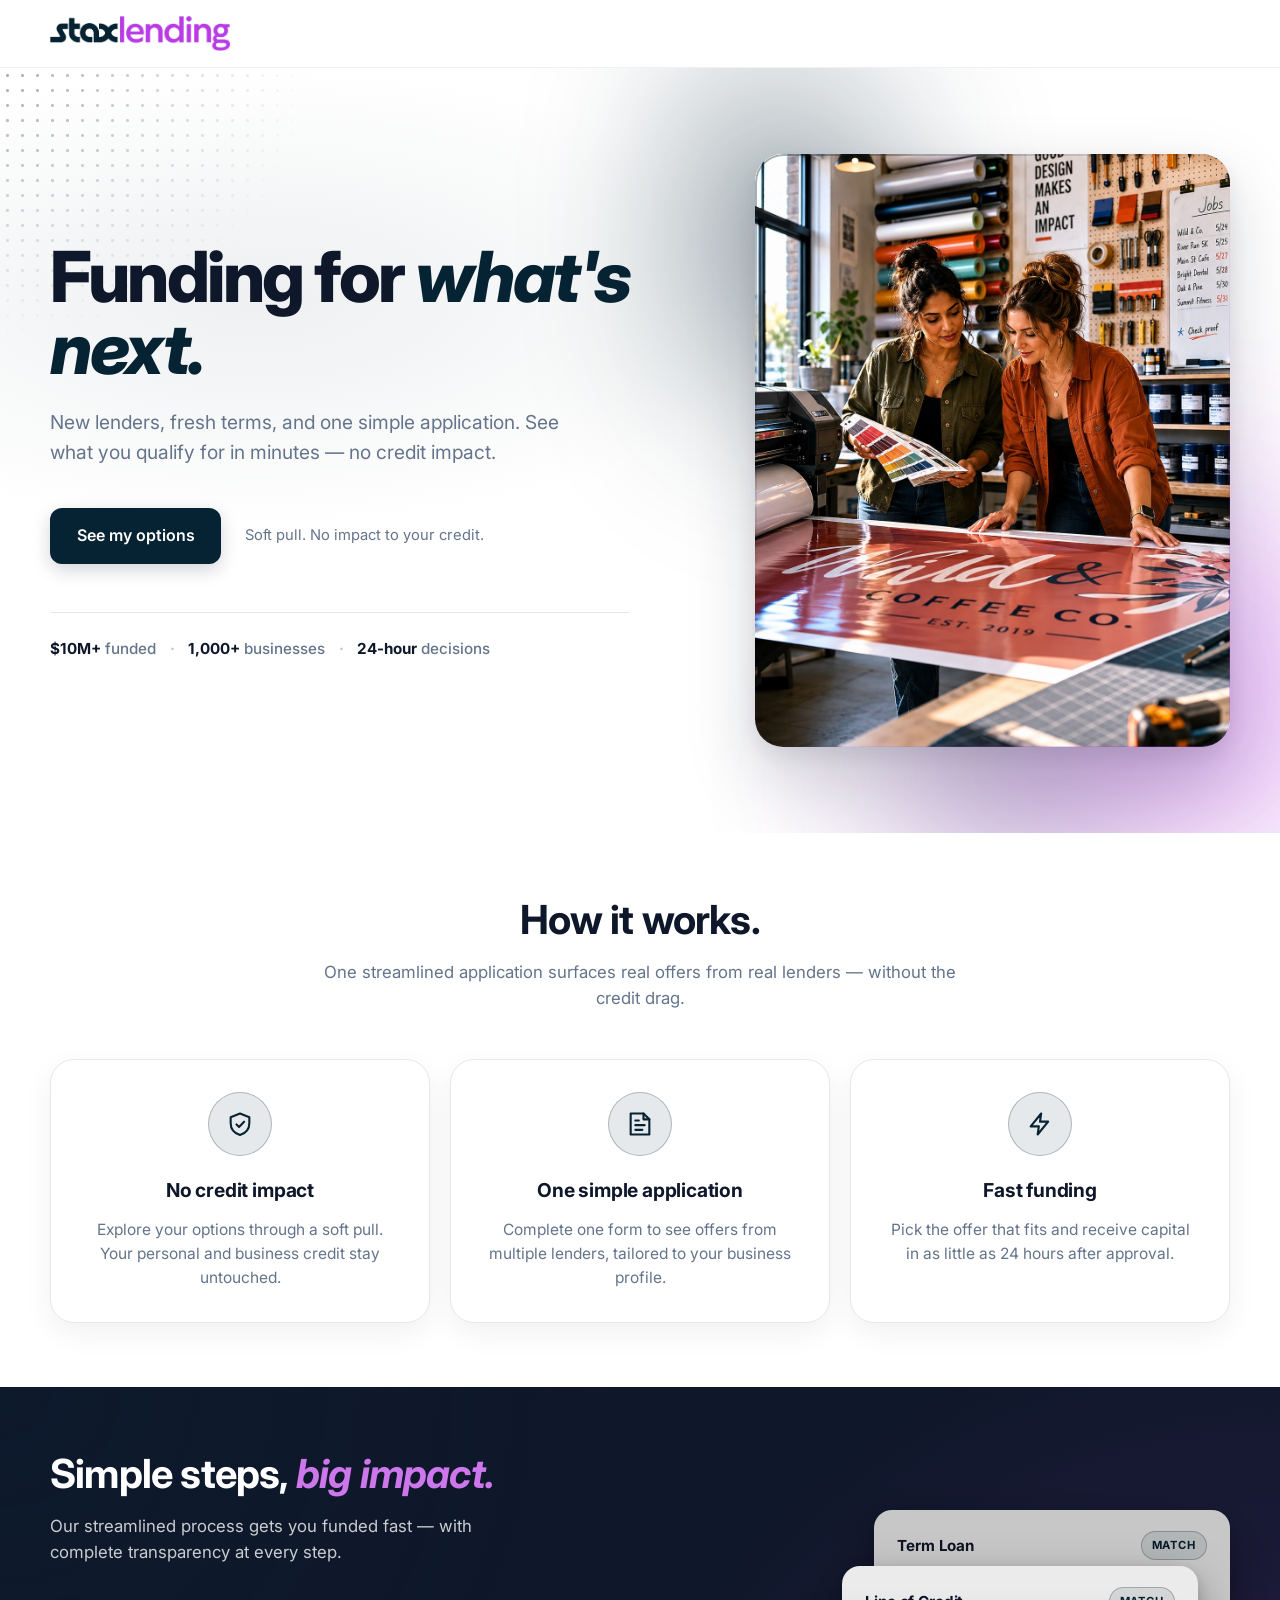
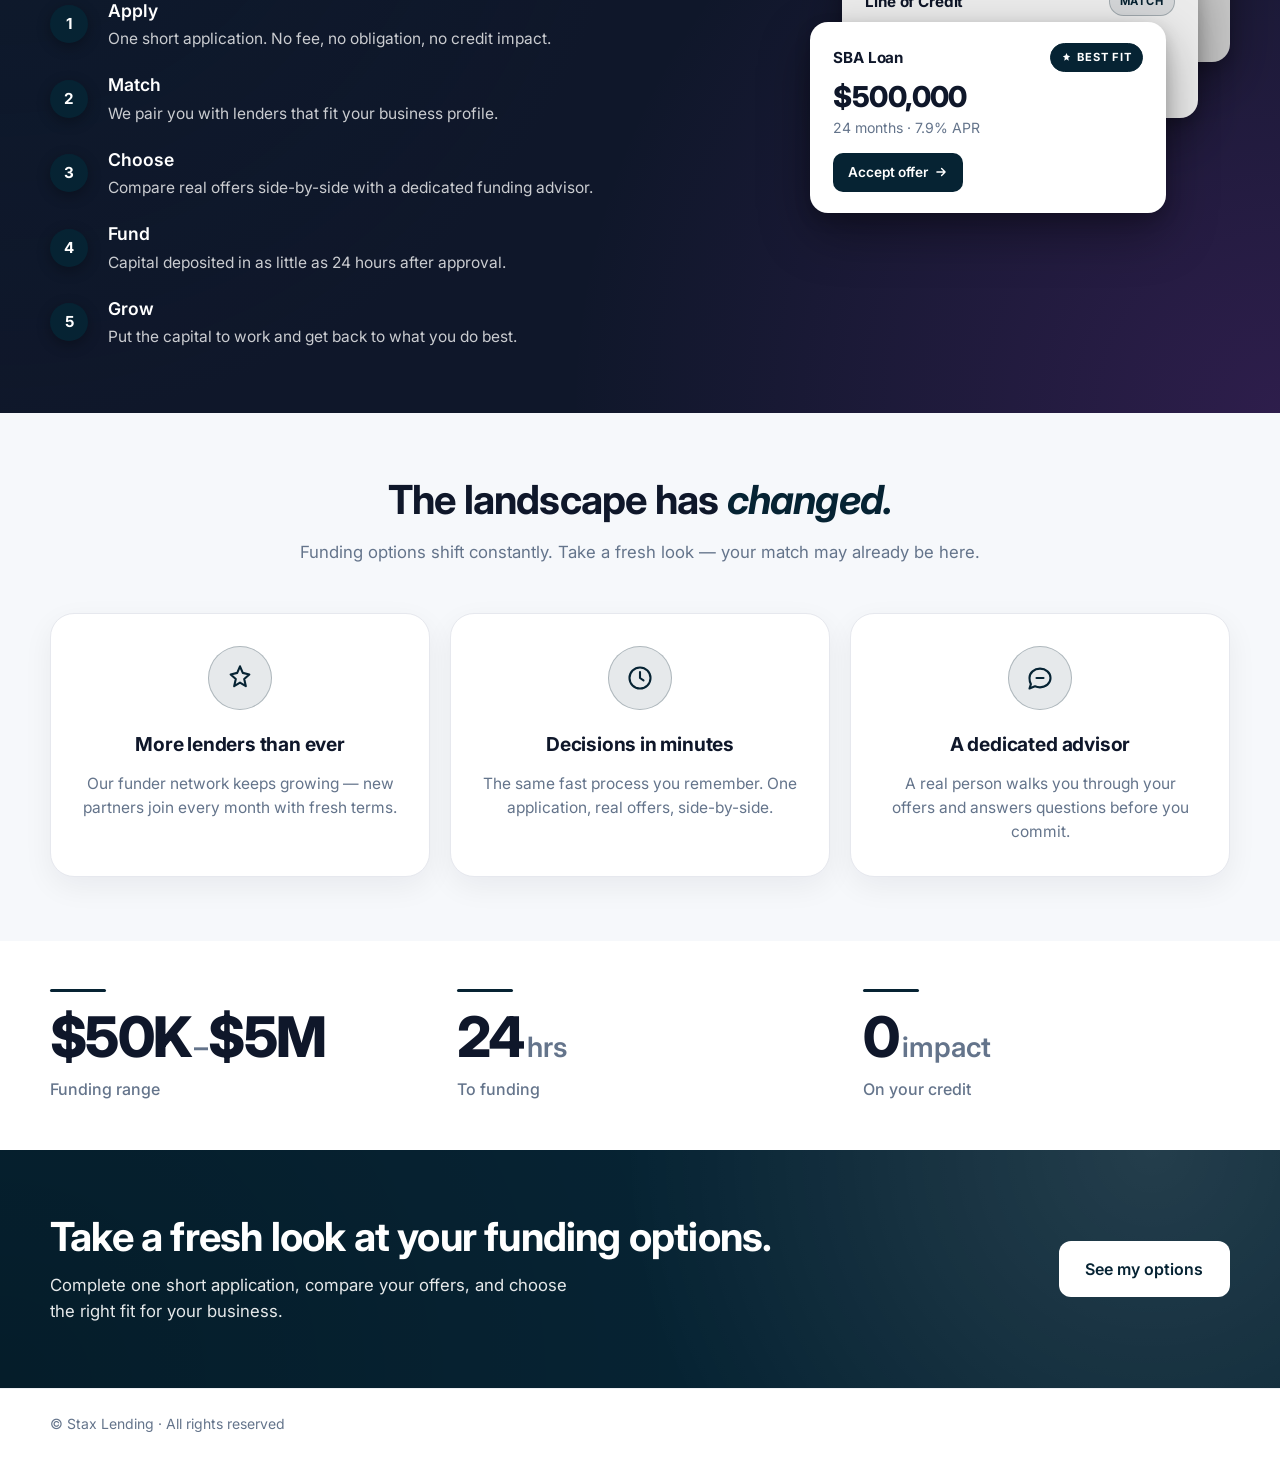
<file: stax-lending-capital-marketing/index.html>
<!DOCTYPE html>
<html lang="en">
<head>
  <meta charset="UTF-8">
  <meta name="viewport" content="width=device-width, initial-scale=1.0">
  <title>Stax Lending Financing — Funding for what's next</title>
  <meta name="description" content="See what your business qualifies for in minutes. New lenders, fresh terms, no credit impact.">

  <link rel="preconnect" href="https://fonts.googleapis.com">
  <link rel="preconnect" href="https://fonts.gstatic.com" crossorigin>
  <link href="https://fonts.googleapis.com/css2?family=Inter:wght@400;500;600;700;800&display=swap" rel="stylesheet">

  <link rel="stylesheet" href="styles.css">
  <style>
    :root {
      --color-primary: #062333;
      --color-secondary: #B93BE4;
    }
  </style>
</head>
<body>

  <header class="site-header">
    <div class="container site-header-inner">
      <img src="./logo.png" alt="Stax Lending" class="site-logo">
    </div>
  </header>

  <main>

    <!-- ===================== Hero ===================== -->
    <section class="hero">
      <div class="hero-dotgrid" aria-hidden="true"></div>
      <div class="container hero-inner">
        <div class="hero-copy">
          <h1 class="hero-title">
            Funding for <em>what's next.</em>
          </h1>
          <p class="hero-subhead">
            New lenders, fresh terms, and one simple application.
            See what you qualify for in minutes — no credit impact.
          </p>
          <div class="hero-cta-row">
            <a href="https://iw.lendflow.com/?env=rGXcuZwisYHhiVdZL0a5e1CrT6F6rJHc&viewProduct=1&brandId=264&workflowTemplateId=8872caf8-01ea-4394-a71e-b24728714ac8&consentTemplateId=01J7KJRV8Y9BBJWDGAAGYP4849&destination%5Bmode%5D=bp&destination%5Burl%5D=https://borrower.lendflow.com/?token=borrower-platform-0175e92bb0fb456593edeb2364143cf4&branding=264&destination%5Bscript_url%5D=https://borrower.lendflow.com/lfbp.js?token=borrower-platform-0175e92bb0fb456593edeb2364143cf4&branding=264" class="btn btn-primary">See my options</a>
            <span class="hero-microcopy">Soft pull. No impact to your credit.</span>
          </div>
          <div class="hero-trust-stats">
            <span><strong>$10M+</strong> funded</span>
            <span class="hero-trust-dot" aria-hidden="true">·</span>
            <span><strong>1,000+</strong> businesses</span>
            <span class="hero-trust-dot" aria-hidden="true">·</span>
            <span><strong>24-hour</strong> decisions</span>
          </div>
        </div>
        <div class="hero-media">
          <div class="hero-glow" aria-hidden="true"></div>
          <div class="hero-image-frame">
            <img src="/_assets/hero-default.jpg" alt="" class="hero-image"
                 loading="eager" decoding="async" fetchpriority="high">
          </div>
        </div>
      </div>
    </section>

    

    <!-- ===================== How it works ===================== -->
    <section class="section section-white">
      <div class="container">
        <div class="section-intro">
          <h2>How it works.</h2>
          <p>One streamlined application surfaces real offers from real lenders — without the credit drag.</p>
        </div>
        <div class="card-grid three-up">
          <article class="info-card">
            <div class="icon-circle" aria-hidden="true">
              <svg viewBox="0 0 24 24" fill="none" stroke="currentColor" stroke-width="1.8" stroke-linecap="round" stroke-linejoin="round">
                <path d="M12 3l8 3.2v5.1c0 4.9-3.4 8.6-8 10.2-4.6-1.6-8-5.3-8-10.2V6.2L12 3z"/>
                <path d="M9 12.4l2.2 2.1L15.5 10"/>
              </svg>
            </div>
            <h3>No credit impact</h3>
            <p>Explore your options through a soft pull. Your personal and business credit stay untouched.</p>
          </article>
          <article class="info-card">
            <div class="icon-circle" aria-hidden="true">
              <svg viewBox="0 0 24 24" fill="none" stroke="currentColor" stroke-width="1.8" stroke-linecap="round" stroke-linejoin="round">
                <path d="M8 3h7l5 5v13H4V3h4z"/>
                <path d="M15 3v5h5"/>
                <path d="M8 13h8M8 17h6M8 9h3"/>
              </svg>
            </div>
            <h3>One simple application</h3>
            <p>Complete one form to see offers from multiple lenders, tailored to your business profile.</p>
          </article>
          <article class="info-card">
            <div class="icon-circle" aria-hidden="true">
              <svg viewBox="0 0 24 24" fill="none" stroke="currentColor" stroke-width="1.8" stroke-linecap="round" stroke-linejoin="round">
                <path d="M13 3L4 14h7l-1 7 9-11h-7l1-7z"/>
              </svg>
            </div>
            <h3>Fast funding</h3>
            <p>Pick the offer that fits and receive capital in as little as 24 hours after approval.</p>
          </article>
        </div>
      </div>
    </section>

    <!-- ===================== Simple steps, big impact — dark section with mockup ===================== -->
    <section class="section section-dark">
      <div class="container steps-inner">
        <div class="steps-copy">
          <h2>Simple steps, <em>big impact.</em></h2>
          <p class="steps-lead">
            Our streamlined process gets you funded fast — with complete transparency at every step.
          </p>
          <ol class="step-list">
            <li>
              <span class="step-num">1</span>
              <div>
                <h3>Apply</h3>
                <p>One short application. No fee, no obligation, no credit impact.</p>
              </div>
            </li>
            <li>
              <span class="step-num">2</span>
              <div>
                <h3>Match</h3>
                <p>We pair you with lenders that fit your business profile.</p>
              </div>
            </li>
            <li>
              <span class="step-num">3</span>
              <div>
                <h3>Choose</h3>
                <p>Compare real offers side-by-side with a dedicated funding advisor.</p>
              </div>
            </li>
            <li>
              <span class="step-num">4</span>
              <div>
                <h3>Fund</h3>
                <p>Capital deposited in as little as 24 hours after approval.</p>
              </div>
            </li>
            <li>
              <span class="step-num">5</span>
              <div>
                <h3>Grow</h3>
                <p>Put the capital to work and get back to what you do best.</p>
              </div>
            </li>
          </ol>
        </div>

        <!-- CSS mockup: matched offers stack (modular cascade — same vector between cards) -->
        <div class="steps-visual" aria-hidden="true">
          <div class="offers-stack">
            <div class="offer-card offer-card-back">
              <div class="offer-header">
                <span class="offer-label">Term Loan</span>
                <span class="offer-badge">Match</span>
              </div>
              <div class="offer-amount">$150,000</div>
              <div class="offer-meta">12 months · 9.5% APR</div>
            </div>
            <div class="offer-card offer-card-mid">
              <div class="offer-header">
                <span class="offer-label">Line of Credit</span>
                <span class="offer-badge">Match</span>
              </div>
              <div class="offer-amount">$250,000</div>
              <div class="offer-meta">24 months · 8.2% APR</div>
            </div>
            <div class="offer-card offer-card-front">
              <div class="offer-header">
                <span class="offer-label">SBA Loan</span>
                <span class="offer-badge offer-badge-best">
                  <svg class="offer-badge-star" viewBox="0 0 24 24" width="11" height="11" fill="currentColor" aria-hidden="true">
                    <path d="M12 2l2.4 5.6L20 9l-4.4 3.8L17 19l-5-3-5 3 1.4-6.2L4 9l5.6-1.4z"/>
                  </svg>
                  Best fit
                </span>
              </div>
              <div class="offer-amount">$500,000</div>
              <div class="offer-meta">24 months · 7.9% APR</div>
              <div class="offer-cta">
                <span>Accept offer</span>
                <svg viewBox="0 0 24 24" width="14" height="14" fill="none" stroke="currentColor" stroke-width="2.4" stroke-linecap="round" stroke-linejoin="round">
                  <path d="M5 12h14M13 6l6 6-6 6"/>
                </svg>
              </div>
            </div>
          </div>
        </div>
      </div>
    </section>

    <!-- ===================== Why now? — re-engagement angle ===================== -->
    <section class="section section-alt">
      <div class="container">
        <div class="section-intro">
          <h2>The landscape has <em>changed.</em></h2>
          <p>Funding options shift constantly. Take a fresh look — your match may already be here.</p>
        </div>
        <div class="card-grid three-up">
          <article class="info-card">
            <div class="icon-circle" aria-hidden="true">
              <svg viewBox="0 0 24 24" fill="none" stroke="currentColor" stroke-width="1.8" stroke-linecap="round" stroke-linejoin="round">
                <path d="M12 2l2.4 5.6L20 9l-4.4 3.8L17 19l-5-3-5 3 1.4-6.2L4 9l5.6-1.4z"/>
              </svg>
            </div>
            <h3>More lenders than ever</h3>
            <p>Our funder network keeps growing — new partners join every month with fresh terms.</p>
          </article>
          <article class="info-card">
            <div class="icon-circle" aria-hidden="true">
              <svg viewBox="0 0 24 24" fill="none" stroke="currentColor" stroke-width="1.8" stroke-linecap="round" stroke-linejoin="round">
                <circle cx="12" cy="12" r="9"/>
                <path d="M12 7v5l3 2"/>
              </svg>
            </div>
            <h3>Decisions in minutes</h3>
            <p>The same fast process you remember. One application, real offers, side-by-side.</p>
          </article>
          <article class="info-card">
            <div class="icon-circle" aria-hidden="true">
              <svg viewBox="0 0 24 24" fill="none" stroke="currentColor" stroke-width="1.8" stroke-linecap="round" stroke-linejoin="round">
                <path d="M3 12c0-4.5 4-8 9-8s9 3.5 9 8-4 8-9 8c-1.5 0-3-.3-4.3-.9L3 21l1.2-3.8C3.4 16 3 14 3 12z"/>
                <path d="M9 12h6"/>
              </svg>
            </div>
            <h3>A dedicated advisor</h3>
            <p>A real person walks you through your offers and answers questions before you commit.</p>
          </article>
        </div>
      </div>
    </section>

    <!-- ===================== Stats strip ===================== -->
    <section class="section section-stats">
      <div class="container stats-grid">
        <div class="stat">
          <div class="stat-num">$50K<span>–</span>$5M</div>
          <div class="stat-label">Funding range</div>
        </div>
        <div class="stat">
          <div class="stat-num">24<span>hrs</span></div>
          <div class="stat-label">To funding</div>
        </div>
        <div class="stat">
          <div class="stat-num">0<span>impact</span></div>
          <div class="stat-label">On your credit</div>
        </div>
      </div>
    </section>

    <!-- ===================== Final CTA banner ===================== -->
    <section class="section cta-banner">
      <div class="container cta-inner">
        <div class="cta-copy">
          <h2>Take a fresh look at your funding options.</h2>
          <p>Complete one short application, compare your offers, and choose the right fit for your business.</p>
        </div>
        <a href="https://iw.lendflow.com/?env=rGXcuZwisYHhiVdZL0a5e1CrT6F6rJHc&viewProduct=1&brandId=264&workflowTemplateId=8872caf8-01ea-4394-a71e-b24728714ac8&consentTemplateId=01J7KJRV8Y9BBJWDGAAGYP4849&destination%5Bmode%5D=bp&destination%5Burl%5D=https://borrower.lendflow.com/?token=borrower-platform-0175e92bb0fb456593edeb2364143cf4&branding=264&destination%5Bscript_url%5D=https://borrower.lendflow.com/lfbp.js?token=borrower-platform-0175e92bb0fb456593edeb2364143cf4&branding=264" class="btn btn-light">See my options</a>
      </div>
    </section>

  </main>

  <footer class="site-footer">
    <div class="container site-footer-inner">
      <p>© Stax Lending · All rights reserved</p>
      
    </div>
  </footer>

  
  <script src="https://iw.lendflow.com/js/lendflow-loader.js"></script>
  <script>
    // Open the application on the visitor's first real interaction, not on page load.
    // Email security scanners load the page without moving the mouse, tapping or typing,
    // so they no longer start an application (see IS-4541).
    (function () {
      var events = ["pointermove", "pointerdown", "touchstart", "wheel", "keydown"];
      var done = false;
      function stop() {
        done = true;
        events.forEach(function (name) { window.removeEventListener(name, onFirstInteraction, true); });
      }
      function onFirstInteraction(e) {
        if (done || !e.isTrusted) return;
        // If the visitor is already pressing an Apply button, let that click open the widget.
        var target = e.target && e.target.closest ? e.target : null;
        if (target && target.closest('a[href*="env="], [data-href*="env="]')) return stop();
        stop();
        var cta = document.querySelector('a.btn-primary[href*="env="]') || document.querySelector('a[href*="env="]');
        if (cta) cta.click();
      }
      events.forEach(function (name) {
        window.addEventListener(name, onFirstInteraction, { capture: true, passive: true });
      });
    })();
  </script>
  

</body>
</html>
</file>
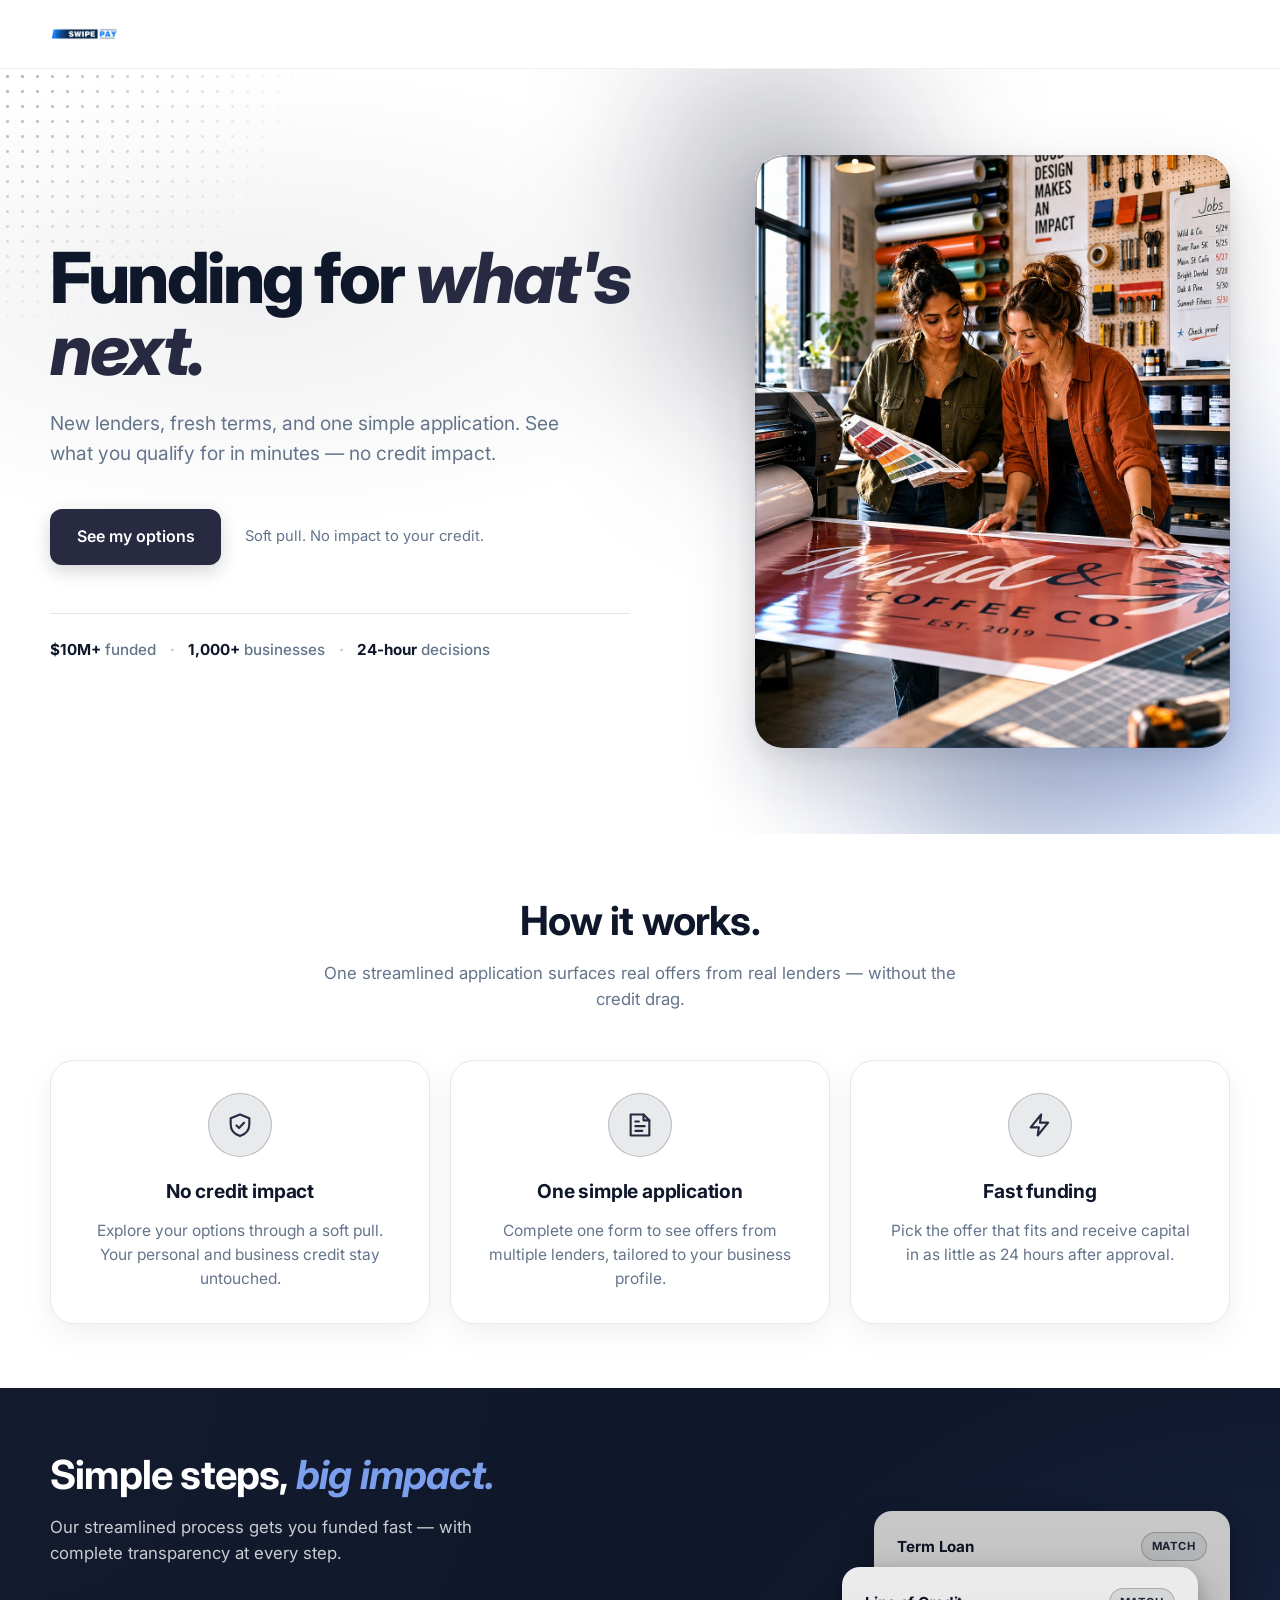
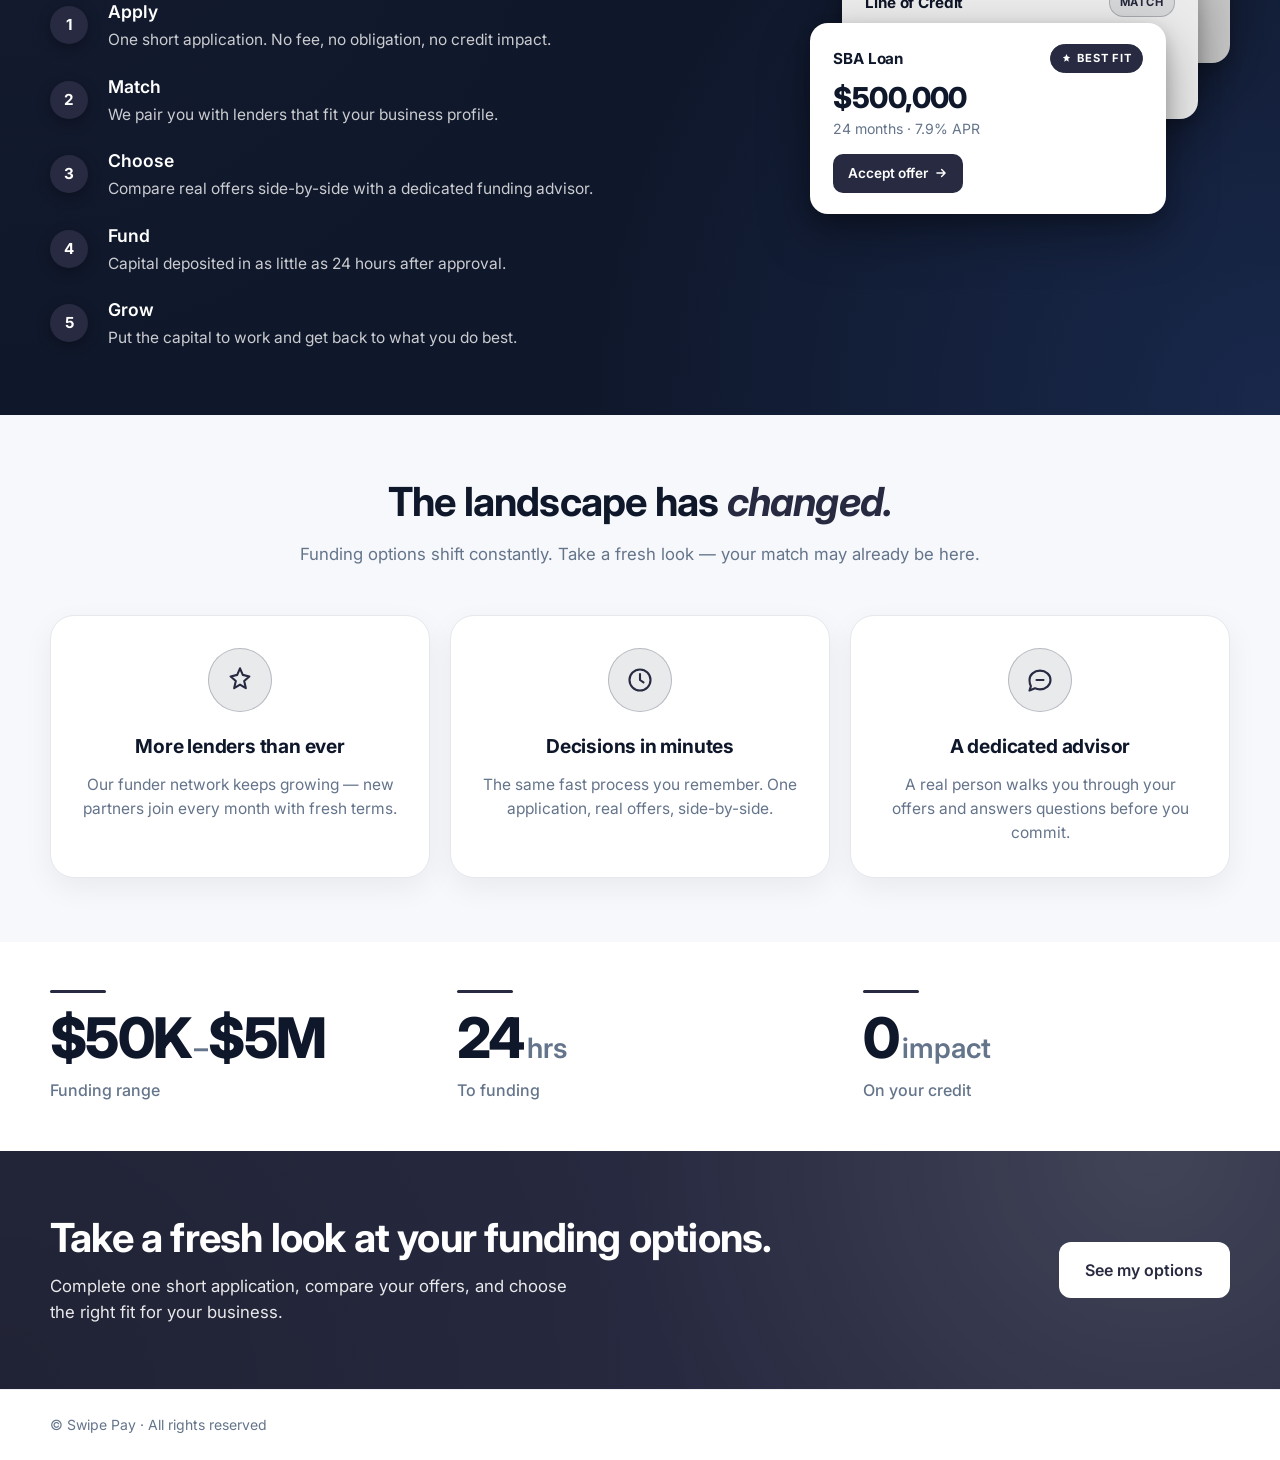
<file: swipe-pay-capital-marketing/index.html>
<!DOCTYPE html>
<html lang="en">
<head>
  <meta charset="UTF-8">
  <meta name="viewport" content="width=device-width, initial-scale=1.0">
  <title>Swipe Pay Financing — Funding for what's next</title>
  <meta name="description" content="See what your business qualifies for in minutes. New lenders, fresh terms, no credit impact.">

  <link rel="preconnect" href="https://fonts.googleapis.com">
  <link rel="preconnect" href="https://fonts.gstatic.com" crossorigin>
  <link href="https://fonts.googleapis.com/css2?family=Inter:wght@400;500;600;700;800&display=swap" rel="stylesheet">

  <link rel="stylesheet" href="styles.css">
  <style>
    :root {
      --color-primary: #272A40;
      --color-secondary: #4476E5;
    }
  </style>
</head>
<body>

  <header class="site-header">
    <div class="container site-header-inner">
      <img src="./logo.jpg" alt="Swipe Pay" class="site-logo">
    </div>
  </header>

  <main>

    <!-- ===================== Hero ===================== -->
    <section class="hero">
      <div class="hero-dotgrid" aria-hidden="true"></div>
      <div class="container hero-inner">
        <div class="hero-copy">
          <h1 class="hero-title">
            Funding for <em>what's next.</em>
          </h1>
          <p class="hero-subhead">
            New lenders, fresh terms, and one simple application.
            See what you qualify for in minutes — no credit impact.
          </p>
          <div class="hero-cta-row">
            <a href="https://iw.lendflow.com/?env=QjFaFjFIfrfy21WyjTowt9UsZUHonkJR&viewProduct=1&brandId=1144&workflowTemplateId=8872caf8-01ea-4394-a71e-b24728714ac8&emailTemplateId=480&consentTemplateId=01J7KJRV8Y9BBJWDGAAGYP4849&destination%5Bmode%5D=bp&destination%5Burl%5D=https://borrower.lendflow.com/?token=borrower-platform-7b97924a0664465d8dfdb730f09d9d28&branding=1144&destination%5Bscript_url%5D=https://borrower.lendflow.com/lfbp.js?token=borrower-platform-7b97924a0664465d8dfdb730f09d9d28&branding=1144" class="btn btn-primary">See my options</a>
            <span class="hero-microcopy">Soft pull. No impact to your credit.</span>
          </div>
          <div class="hero-trust-stats">
            <span><strong>$10M+</strong> funded</span>
            <span class="hero-trust-dot" aria-hidden="true">·</span>
            <span><strong>1,000+</strong> businesses</span>
            <span class="hero-trust-dot" aria-hidden="true">·</span>
            <span><strong>24-hour</strong> decisions</span>
          </div>
        </div>
        <div class="hero-media">
          <div class="hero-glow" aria-hidden="true"></div>
          <div class="hero-image-frame">
            <img src="/_assets/hero-default.jpg" alt="" class="hero-image"
                 loading="eager" decoding="async" fetchpriority="high">
          </div>
        </div>
      </div>
    </section>

    

    <!-- ===================== How it works ===================== -->
    <section class="section section-white">
      <div class="container">
        <div class="section-intro">
          <h2>How it works.</h2>
          <p>One streamlined application surfaces real offers from real lenders — without the credit drag.</p>
        </div>
        <div class="card-grid three-up">
          <article class="info-card">
            <div class="icon-circle" aria-hidden="true">
              <svg viewBox="0 0 24 24" fill="none" stroke="currentColor" stroke-width="1.8" stroke-linecap="round" stroke-linejoin="round">
                <path d="M12 3l8 3.2v5.1c0 4.9-3.4 8.6-8 10.2-4.6-1.6-8-5.3-8-10.2V6.2L12 3z"/>
                <path d="M9 12.4l2.2 2.1L15.5 10"/>
              </svg>
            </div>
            <h3>No credit impact</h3>
            <p>Explore your options through a soft pull. Your personal and business credit stay untouched.</p>
          </article>
          <article class="info-card">
            <div class="icon-circle" aria-hidden="true">
              <svg viewBox="0 0 24 24" fill="none" stroke="currentColor" stroke-width="1.8" stroke-linecap="round" stroke-linejoin="round">
                <path d="M8 3h7l5 5v13H4V3h4z"/>
                <path d="M15 3v5h5"/>
                <path d="M8 13h8M8 17h6M8 9h3"/>
              </svg>
            </div>
            <h3>One simple application</h3>
            <p>Complete one form to see offers from multiple lenders, tailored to your business profile.</p>
          </article>
          <article class="info-card">
            <div class="icon-circle" aria-hidden="true">
              <svg viewBox="0 0 24 24" fill="none" stroke="currentColor" stroke-width="1.8" stroke-linecap="round" stroke-linejoin="round">
                <path d="M13 3L4 14h7l-1 7 9-11h-7l1-7z"/>
              </svg>
            </div>
            <h3>Fast funding</h3>
            <p>Pick the offer that fits and receive capital in as little as 24 hours after approval.</p>
          </article>
        </div>
      </div>
    </section>

    <!-- ===================== Simple steps, big impact — dark section with mockup ===================== -->
    <section class="section section-dark">
      <div class="container steps-inner">
        <div class="steps-copy">
          <h2>Simple steps, <em>big impact.</em></h2>
          <p class="steps-lead">
            Our streamlined process gets you funded fast — with complete transparency at every step.
          </p>
          <ol class="step-list">
            <li>
              <span class="step-num">1</span>
              <div>
                <h3>Apply</h3>
                <p>One short application. No fee, no obligation, no credit impact.</p>
              </div>
            </li>
            <li>
              <span class="step-num">2</span>
              <div>
                <h3>Match</h3>
                <p>We pair you with lenders that fit your business profile.</p>
              </div>
            </li>
            <li>
              <span class="step-num">3</span>
              <div>
                <h3>Choose</h3>
                <p>Compare real offers side-by-side with a dedicated funding advisor.</p>
              </div>
            </li>
            <li>
              <span class="step-num">4</span>
              <div>
                <h3>Fund</h3>
                <p>Capital deposited in as little as 24 hours after approval.</p>
              </div>
            </li>
            <li>
              <span class="step-num">5</span>
              <div>
                <h3>Grow</h3>
                <p>Put the capital to work and get back to what you do best.</p>
              </div>
            </li>
          </ol>
        </div>

        <!-- CSS mockup: matched offers stack (modular cascade — same vector between cards) -->
        <div class="steps-visual" aria-hidden="true">
          <div class="offers-stack">
            <div class="offer-card offer-card-back">
              <div class="offer-header">
                <span class="offer-label">Term Loan</span>
                <span class="offer-badge">Match</span>
              </div>
              <div class="offer-amount">$150,000</div>
              <div class="offer-meta">12 months · 9.5% APR</div>
            </div>
            <div class="offer-card offer-card-mid">
              <div class="offer-header">
                <span class="offer-label">Line of Credit</span>
                <span class="offer-badge">Match</span>
              </div>
              <div class="offer-amount">$250,000</div>
              <div class="offer-meta">24 months · 8.2% APR</div>
            </div>
            <div class="offer-card offer-card-front">
              <div class="offer-header">
                <span class="offer-label">SBA Loan</span>
                <span class="offer-badge offer-badge-best">
                  <svg class="offer-badge-star" viewBox="0 0 24 24" width="11" height="11" fill="currentColor" aria-hidden="true">
                    <path d="M12 2l2.4 5.6L20 9l-4.4 3.8L17 19l-5-3-5 3 1.4-6.2L4 9l5.6-1.4z"/>
                  </svg>
                  Best fit
                </span>
              </div>
              <div class="offer-amount">$500,000</div>
              <div class="offer-meta">24 months · 7.9% APR</div>
              <div class="offer-cta">
                <span>Accept offer</span>
                <svg viewBox="0 0 24 24" width="14" height="14" fill="none" stroke="currentColor" stroke-width="2.4" stroke-linecap="round" stroke-linejoin="round">
                  <path d="M5 12h14M13 6l6 6-6 6"/>
                </svg>
              </div>
            </div>
          </div>
        </div>
      </div>
    </section>

    <!-- ===================== Why now? — re-engagement angle ===================== -->
    <section class="section section-alt">
      <div class="container">
        <div class="section-intro">
          <h2>The landscape has <em>changed.</em></h2>
          <p>Funding options shift constantly. Take a fresh look — your match may already be here.</p>
        </div>
        <div class="card-grid three-up">
          <article class="info-card">
            <div class="icon-circle" aria-hidden="true">
              <svg viewBox="0 0 24 24" fill="none" stroke="currentColor" stroke-width="1.8" stroke-linecap="round" stroke-linejoin="round">
                <path d="M12 2l2.4 5.6L20 9l-4.4 3.8L17 19l-5-3-5 3 1.4-6.2L4 9l5.6-1.4z"/>
              </svg>
            </div>
            <h3>More lenders than ever</h3>
            <p>Our funder network keeps growing — new partners join every month with fresh terms.</p>
          </article>
          <article class="info-card">
            <div class="icon-circle" aria-hidden="true">
              <svg viewBox="0 0 24 24" fill="none" stroke="currentColor" stroke-width="1.8" stroke-linecap="round" stroke-linejoin="round">
                <circle cx="12" cy="12" r="9"/>
                <path d="M12 7v5l3 2"/>
              </svg>
            </div>
            <h3>Decisions in minutes</h3>
            <p>The same fast process you remember. One application, real offers, side-by-side.</p>
          </article>
          <article class="info-card">
            <div class="icon-circle" aria-hidden="true">
              <svg viewBox="0 0 24 24" fill="none" stroke="currentColor" stroke-width="1.8" stroke-linecap="round" stroke-linejoin="round">
                <path d="M3 12c0-4.5 4-8 9-8s9 3.5 9 8-4 8-9 8c-1.5 0-3-.3-4.3-.9L3 21l1.2-3.8C3.4 16 3 14 3 12z"/>
                <path d="M9 12h6"/>
              </svg>
            </div>
            <h3>A dedicated advisor</h3>
            <p>A real person walks you through your offers and answers questions before you commit.</p>
          </article>
        </div>
      </div>
    </section>

    <!-- ===================== Stats strip ===================== -->
    <section class="section section-stats">
      <div class="container stats-grid">
        <div class="stat">
          <div class="stat-num">$50K<span>–</span>$5M</div>
          <div class="stat-label">Funding range</div>
        </div>
        <div class="stat">
          <div class="stat-num">24<span>hrs</span></div>
          <div class="stat-label">To funding</div>
        </div>
        <div class="stat">
          <div class="stat-num">0<span>impact</span></div>
          <div class="stat-label">On your credit</div>
        </div>
      </div>
    </section>

    <!-- ===================== Final CTA banner ===================== -->
    <section class="section cta-banner">
      <div class="container cta-inner">
        <div class="cta-copy">
          <h2>Take a fresh look at your funding options.</h2>
          <p>Complete one short application, compare your offers, and choose the right fit for your business.</p>
        </div>
        <a href="https://iw.lendflow.com/?env=QjFaFjFIfrfy21WyjTowt9UsZUHonkJR&viewProduct=1&brandId=1144&workflowTemplateId=8872caf8-01ea-4394-a71e-b24728714ac8&emailTemplateId=480&consentTemplateId=01J7KJRV8Y9BBJWDGAAGYP4849&destination%5Bmode%5D=bp&destination%5Burl%5D=https://borrower.lendflow.com/?token=borrower-platform-7b97924a0664465d8dfdb730f09d9d28&branding=1144&destination%5Bscript_url%5D=https://borrower.lendflow.com/lfbp.js?token=borrower-platform-7b97924a0664465d8dfdb730f09d9d28&branding=1144" class="btn btn-light">See my options</a>
      </div>
    </section>

  </main>

  <footer class="site-footer">
    <div class="container site-footer-inner">
      <p>© Swipe Pay · All rights reserved</p>
      
    </div>
  </footer>

  
  <script src="https://iw.lendflow.com/js/lendflow-loader.js"></script>
  

</body>
</html>
</file>
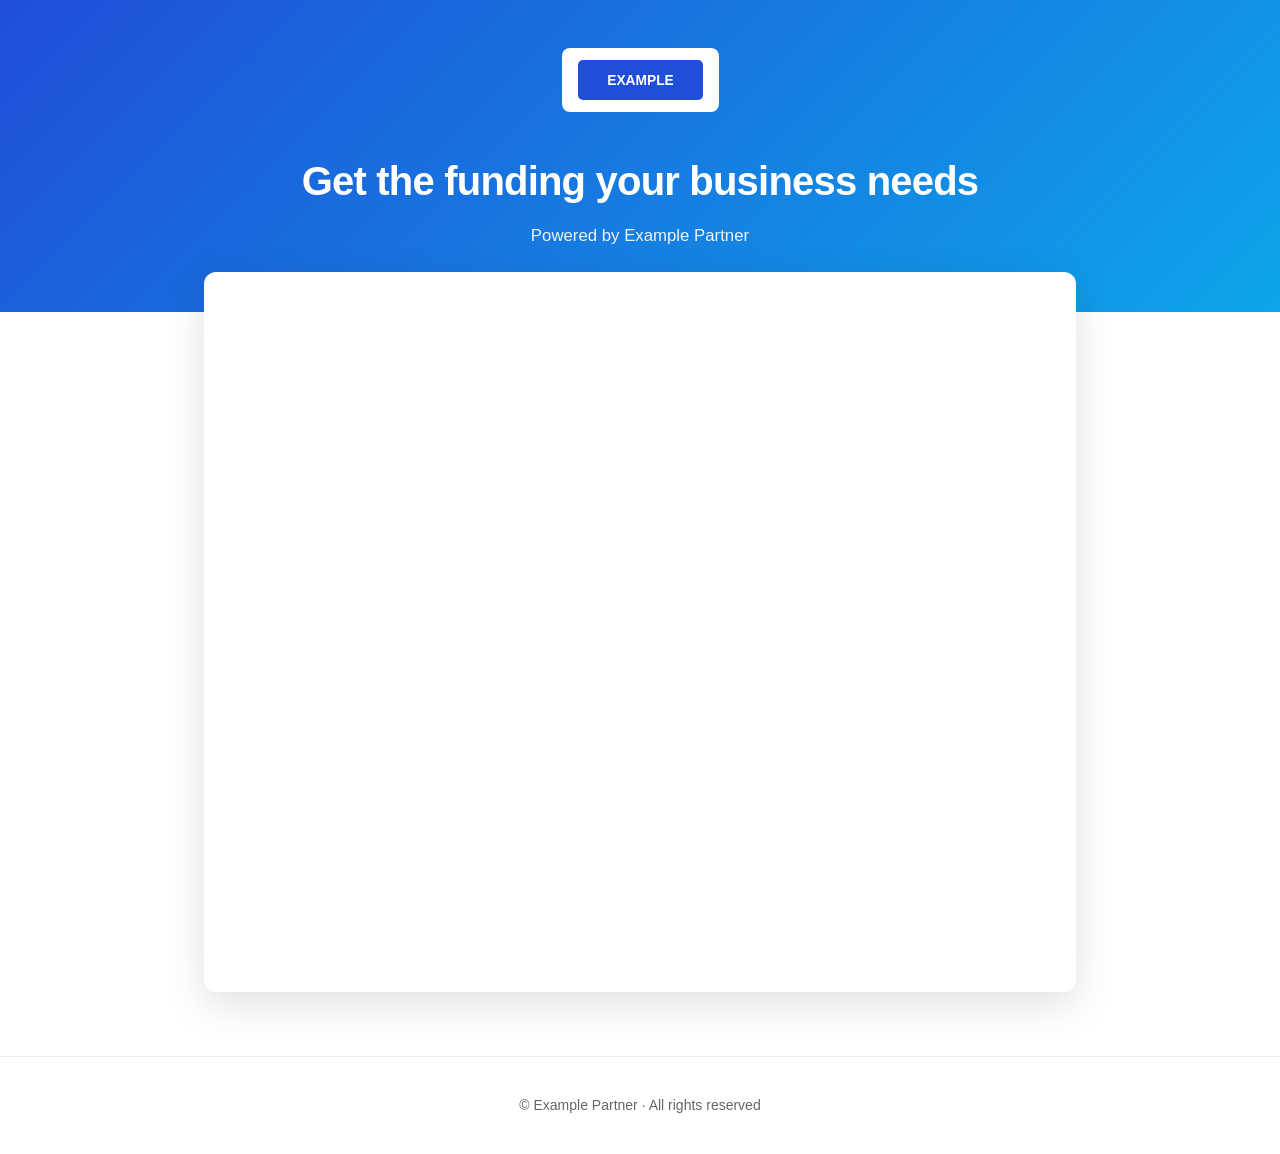
<file: partners/_example/index.html>
<!DOCTYPE html>
<html lang="en">
<head>
  <meta charset="UTF-8">
  <meta name="viewport" content="width=device-width, initial-scale=1.0">
  <title>Example Partner — Business Funding</title>
  <link rel="stylesheet" href="styles.css">
  <style>
    :root {
      --color-primary: #1f4ed8;
      --color-secondary: #0ea5e9;
    }
  </style>
</head>
<body>
  <header class="hero">
    <img src="./logo.svg" alt="Example Partner" class="logo">
    <h1>Get the funding your business needs</h1>
    <p class="tagline">Powered by Example Partner</p>
  </header>
  <main>
    <iframe
      src="https://www.lendflow.com/"
      title="Funding application"
      class="widget"
      loading="lazy">
    </iframe>
  </main>
  <footer>
    <p>© Example Partner · All rights reserved</p>
  </footer>
</body>
</html>
</file>
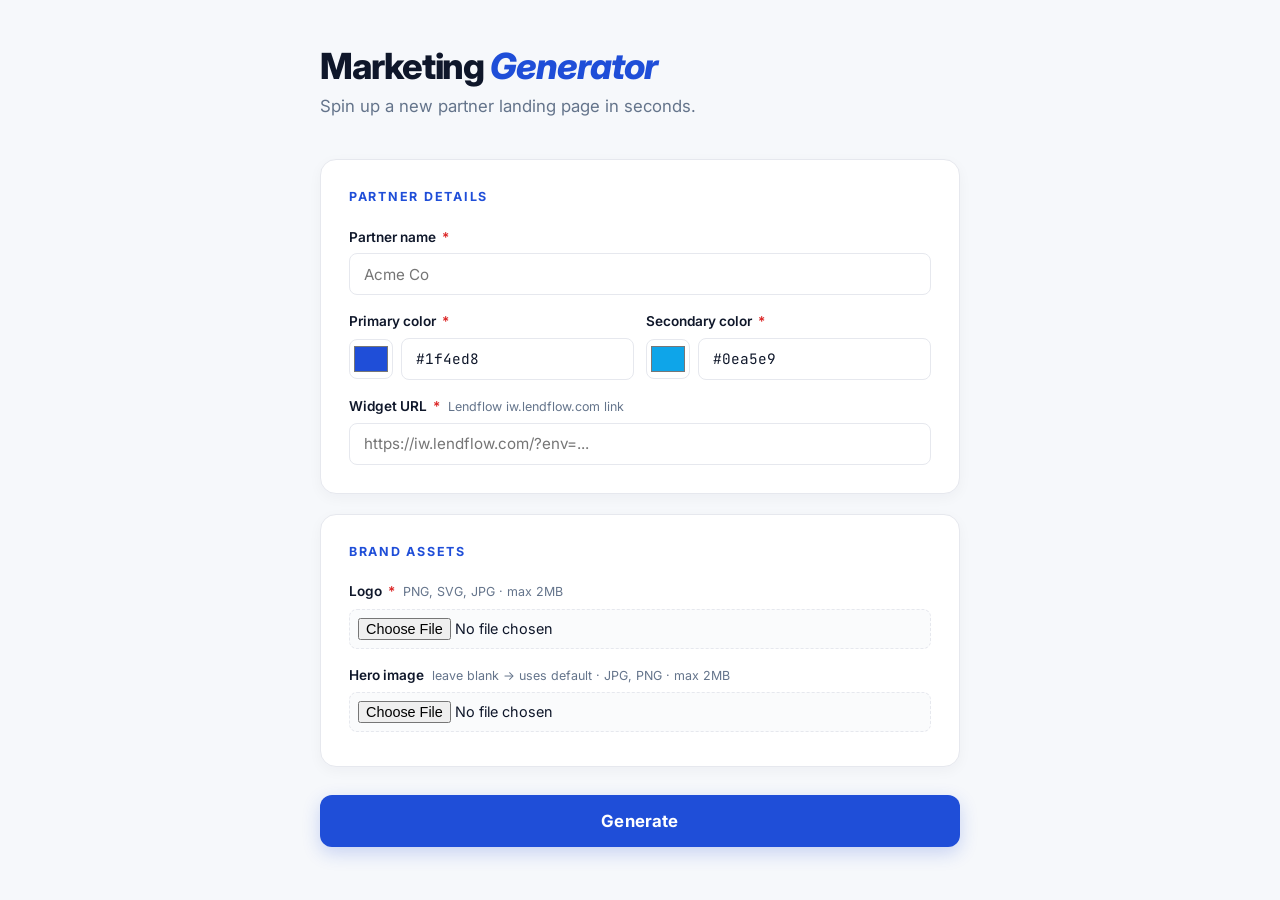
<file: _test/test-form.html>
<!DOCTYPE html>
<html lang="en">
<head>
  <meta charset="UTF-8">
  <meta name="viewport" content="width=device-width, initial-scale=1.0">
  <title>Marketing Generator</title>
  <link rel="preconnect" href="https://fonts.googleapis.com">
  <link rel="preconnect" href="https://fonts.gstatic.com" crossorigin>
  <link href="https://fonts.googleapis.com/css2?family=Inter:wght@400;500;600;700;800&family=JetBrains+Mono:wght@400;500&display=swap" rel="stylesheet">
  <style>
    :root {
      --primary: #1f4ed8;
      --primary-hover: #1a3fb5;
      --text: #0f172a;
      --muted: #64748b;
      --border: #e6e8ee;
      --bg: #f6f8fb;
      --error: #dc2626;
      --success: #16a34a;
    }
    *, *::before, *::after { box-sizing: border-box; }
    html, body { margin: 0; padding: 0; }
    body {
      font-family: "Inter", -apple-system, BlinkMacSystemFont, "Segoe UI", sans-serif;
      color: var(--text);
      background: var(--bg);
      line-height: 1.5;
      padding: 3rem 1rem;
      min-height: 100vh;
    }
    .container { max-width: 640px; margin: 0 auto; }

    .header { margin-bottom: 2.5rem; }
    .header h1 {
      font-size: 2.25rem;
      font-weight: 800;
      letter-spacing: -0.03em;
      margin: 0 0 0.5rem;
      line-height: 1.05;
    }
    .header h1 em {
      color: var(--primary);
      font-style: italic;
    }
    .header p {
      color: var(--muted);
      font-size: 1.05rem;
      margin: 0;
    }

    .card {
      background: #fff;
      border: 1px solid var(--border);
      border-radius: 16px;
      padding: 1.75rem;
      margin-bottom: 1.25rem;
      box-shadow: 0 4px 14px rgba(15, 23, 42, 0.04);
    }
    .card h2 {
      font-size: 0.78rem;
      font-weight: 700;
      letter-spacing: 0.14em;
      text-transform: uppercase;
      color: var(--primary);
      margin: 0 0 1.25rem;
    }
    .field { margin-bottom: 1rem; }
    .field:last-child { margin-bottom: 0; }
    .field-row {
      display: grid;
      grid-template-columns: 1fr 1fr;
      gap: 0.75rem;
    }
    label {
      display: block;
      font-size: 0.85rem;
      font-weight: 600;
      margin-bottom: 0.4rem;
    }
    label .req { color: var(--error); margin-left: 0.2rem; }
    label .opt {
      color: var(--muted);
      font-weight: 400;
      font-size: 0.78rem;
      margin-left: 0.3rem;
    }
    input[type="text"], input[type="url"] {
      width: 100%;
      padding: 0.65rem 0.85rem;
      border: 1px solid var(--border);
      border-radius: 8px;
      font-family: inherit;
      font-size: 0.95rem;
      color: var(--text);
      background: #fff;
      transition: border-color 0.15s ease, box-shadow 0.15s ease;
    }
    input[type="text"]:focus, input[type="url"]:focus {
      outline: none;
      border-color: var(--primary);
      box-shadow: 0 0 0 3px rgba(31, 78, 216, 0.12);
    }
    input[type="file"] {
      width: 100%;
      padding: 0.5rem;
      border: 1px dashed var(--border);
      border-radius: 8px;
      font-family: inherit;
      font-size: 0.9rem;
      background: #fafbfc;
      cursor: pointer;
    }
    input[type="file"]:hover { border-color: var(--primary); background: #fff; }
    .file-meta {
      margin-top: 0.4rem;
      font-size: 0.78rem;
      color: var(--muted);
      font-family: "JetBrains Mono", monospace;
    }
    .file-meta.error { color: var(--error); }

    .color-input {
      display: flex;
      gap: 0.5rem;
      align-items: center;
    }
    .color-input input[type="color"] {
      width: 44px;
      height: 40px;
      padding: 2px;
      border: 1px solid var(--border);
      border-radius: 8px;
      cursor: pointer;
      background: #fff;
    }
    .color-input input[type="text"] {
      flex: 1;
      font-family: "JetBrains Mono", monospace;
      font-size: 0.9rem;
    }

    .submit {
      width: 100%;
      padding: 1rem 1.5rem;
      margin-top: 0.5rem;
      background: var(--primary);
      color: #fff;
      border: 0;
      border-radius: 12px;
      font-size: 1.05rem;
      font-weight: 700;
      letter-spacing: 0.01em;
      cursor: pointer;
      font-family: inherit;
      transition: background 0.15s ease, transform 0.1s ease, box-shadow 0.15s ease;
      box-shadow: 0 6px 18px rgba(31, 78, 216, 0.22);
    }
    .submit:hover { background: var(--primary-hover); transform: translateY(-1px); box-shadow: 0 10px 26px rgba(31, 78, 216, 0.3); }
    .submit:active { transform: translateY(1px); }
    .submit:disabled { background: #94a3b8; cursor: not-allowed; box-shadow: none; transform: none; }

    /* ===================== Modal ===================== */
    .modal-overlay {
      position: fixed;
      inset: 0;
      background: rgba(8, 16, 31, 0.55);
      backdrop-filter: blur(8px);
      -webkit-backdrop-filter: blur(8px);
      display: flex;
      align-items: center;
      justify-content: center;
      padding: 1.5rem;
      opacity: 0;
      visibility: hidden;
      transition: opacity 0.3s ease, visibility 0s 0.3s linear;
      z-index: 100;
    }
    .modal-overlay.active {
      opacity: 1;
      visibility: visible;
      transition: opacity 0.3s ease;
    }
    .modal-card {
      background: #fff;
      border-radius: 20px;
      padding: 2.5rem 2.25rem;
      width: 100%;
      max-width: 460px;
      box-shadow: 0 30px 80px rgba(15, 23, 42, 0.3), 0 8px 20px rgba(15, 23, 42, 0.1);
      transform: scale(0.95) translateY(8px);
      transition: transform 0.35s cubic-bezier(0.16, 1, 0.3, 1);
      text-align: center;
      position: relative;
      overflow: hidden;
    }
    .modal-overlay.active .modal-card {
      transform: scale(1) translateY(0);
    }
    .modal-card::before {
      content: "";
      position: absolute;
      inset: -50% -20% auto auto;
      width: 380px;
      height: 380px;
      background: radial-gradient(circle, color-mix(in srgb, var(--primary) 14%, transparent), transparent 65%);
      pointer-events: none;
      z-index: 0;
    }

    .modal-stage {
      position: relative;
      z-index: 1;
      display: flex;
      flex-direction: column;
      align-items: center;
    }
    .modal-stage[hidden] { display: none; }

    /* Loading orb */
    .orb {
      width: 84px;
      height: 84px;
      position: relative;
      margin-bottom: 1.75rem;
    }
    .orb-core {
      position: absolute;
      inset: 14px;
      border-radius: 50%;
      background: radial-gradient(circle at 35% 30%, color-mix(in srgb, var(--primary) 95%, #fff), var(--primary));
      box-shadow: 0 0 50px color-mix(in srgb, var(--primary) 50%, transparent);
      animation: orb-pulse 1.8s ease-in-out infinite;
    }
    .orb-ring {
      position: absolute;
      inset: 0;
      border-radius: 50%;
      border: 2px solid transparent;
      border-top-color: var(--primary);
      border-right-color: color-mix(in srgb, var(--primary) 55%, transparent);
      animation: orb-spin 1.4s cubic-bezier(0.4, 0, 0.2, 1) infinite;
    }
    .orb-ring-outer {
      position: absolute;
      inset: -8px;
      border-radius: 50%;
      border: 1.5px dashed color-mix(in srgb, var(--primary) 30%, transparent);
      animation: orb-spin 6s linear infinite reverse;
    }
    @keyframes orb-pulse {
      0%, 100% { transform: scale(1); opacity: 0.92; }
      50% { transform: scale(1.05); opacity: 1; }
    }
    @keyframes orb-spin { to { transform: rotate(360deg); } }
    @media (prefers-reduced-motion: reduce) {
      .orb-core, .orb-ring, .orb-ring-outer { animation: none; }
    }

    .modal-title {
      font-size: 1.4rem;
      font-weight: 700;
      letter-spacing: -0.02em;
      margin: 0 0 0.6rem;
    }
    .modal-status {
      color: var(--muted);
      margin: 0;
      font-size: 0.95rem;
      min-height: 1.3em;
      transition: opacity 0.3s ease;
    }
    .modal-status.fade { opacity: 0; }

    /* Success */
    .success-check {
      width: 76px;
      height: 76px;
      margin-bottom: 1.5rem;
    }
    .success-circle {
      fill: none;
      stroke: var(--primary);
      stroke-width: 2.5;
      stroke-dasharray: 160;
      stroke-dashoffset: 160;
      animation: draw-circle 0.55s ease-out forwards;
    }
    .success-tick {
      fill: none;
      stroke: var(--primary);
      stroke-width: 3.5;
      stroke-linecap: round;
      stroke-linejoin: round;
      stroke-dasharray: 40;
      stroke-dashoffset: 40;
      animation: draw-tick 0.4s 0.5s ease-out forwards;
    }
    @keyframes draw-circle { to { stroke-dashoffset: 0; } }
    @keyframes draw-tick { to { stroke-dashoffset: 0; } }

    .url-box {
      display: flex;
      align-items: stretch;
      width: 100%;
      margin: 1.5rem 0 0.5rem;
      border: 1px solid var(--border);
      border-radius: 12px;
      overflow: hidden;
      background: #fff;
      animation: slide-up 0.4s 0.8s ease-out both;
    }
    .url-box input {
      flex: 1;
      border: 0;
      padding: 0.85rem 1rem;
      font-family: "JetBrains Mono", monospace;
      font-size: 0.85rem;
      color: var(--text);
      background: transparent;
      min-width: 0;
    }
    .url-box input:focus { outline: none; }
    .url-box .copy-btn {
      border: 0;
      border-left: 1px solid var(--border);
      background: #fafbfc;
      padding: 0 1.1rem;
      font-family: inherit;
      font-size: 0.85rem;
      font-weight: 600;
      color: var(--primary);
      cursor: pointer;
      transition: background 0.15s ease, color 0.15s ease;
      white-space: nowrap;
    }
    .url-box .copy-btn:hover { background: color-mix(in srgb, var(--primary) 8%, #fff); }
    .url-box .copy-btn.copied { color: var(--success); }

    .modal-actions {
      display: flex;
      gap: 0.6rem;
      width: 100%;
      margin-top: 1.5rem;
      animation: slide-up 0.4s 1s ease-out both;
    }
    .modal-actions .btn {
      flex: 1;
      padding: 0.85rem 1rem;
      border-radius: 10px;
      font-weight: 600;
      font-size: 0.95rem;
      text-decoration: none;
      text-align: center;
      cursor: pointer;
      border: 0;
      font-family: inherit;
      transition: background 0.15s ease, transform 0.1s ease;
    }
    .btn-primary {
      background: var(--primary);
      color: #fff;
    }
    .btn-primary:hover { background: var(--primary-hover); }
    .btn-secondary {
      background: transparent;
      color: var(--muted);
      border: 1px solid var(--border);
    }
    .btn-secondary:hover { background: var(--bg); color: var(--text); }

    @keyframes slide-up {
      from { opacity: 0; transform: translateY(8px); }
      to { opacity: 1; transform: translateY(0); }
    }

    /* Error state */
    .error-icon {
      width: 76px;
      height: 76px;
      border-radius: 50%;
      background: color-mix(in srgb, var(--error) 12%, #fff);
      color: var(--error);
      display: flex;
      align-items: center;
      justify-content: center;
      font-size: 2rem;
      font-weight: 700;
      margin-bottom: 1.5rem;
    }
    .modal-error-text {
      font-family: "JetBrains Mono", monospace;
      font-size: 0.8rem;
      background: #fef2f2;
      border: 1px solid #fecaca;
      color: #991b1b;
      padding: 0.75rem 1rem;
      border-radius: 10px;
      width: 100%;
      margin: 0.5rem 0 0;
      text-align: left;
      max-height: 200px;
      overflow-y: auto;
      white-space: pre-wrap;
      word-break: break-word;
    }
  </style>
</head>
<body>
  <div class="container">
    <header class="header">
      <h1>Marketing <em>Generator</em></h1>
      <p>Spin up a new partner landing page in seconds.</p>
    </header>

    <form id="form">
      <!-- ===================== Partner details ===================== -->
      <div class="card">
        <h2>Partner details</h2>
        <div class="field">
          <label for="partner_name">Partner name <span class="req">*</span></label>
          <input type="text" id="partner_name" name="partner_name" required placeholder="Acme Co" autocomplete="off">
        </div>
        <div class="field-row">
          <div class="field">
            <label for="color_primary">Primary color <span class="req">*</span></label>
            <div class="color-input">
              <input type="color" id="color_primary_picker" value="#1f4ed8">
              <input type="text" id="color_primary" name="color_primary" required value="#1f4ed8" pattern="^#[0-9A-Fa-f]{6}$">
            </div>
          </div>
          <div class="field">
            <label for="color_secondary">Secondary color <span class="req">*</span></label>
            <div class="color-input">
              <input type="color" id="color_secondary_picker" value="#0ea5e9">
              <input type="text" id="color_secondary" name="color_secondary" required value="#0ea5e9" pattern="^#[0-9A-Fa-f]{6}$">
            </div>
          </div>
        </div>
        <div class="field">
          <label for="widget_url">Widget URL <span class="req">*</span> <span class="opt">Lendflow iw.lendflow.com link</span></label>
          <input type="url" id="widget_url" name="widget_url" required placeholder="https://iw.lendflow.com/?env=...">
        </div>
      </div>

      <!-- ===================== Brand assets ===================== -->
      <div class="card">
        <h2>Brand assets</h2>
        <div class="field">
          <label for="logo_file">Logo <span class="req">*</span> <span class="opt">PNG, SVG, JPG · max 2MB</span></label>
          <input type="file" id="logo_file" name="logo_file" required
                 accept="image/png,image/svg+xml,image/jpeg,image/jpg">
          <div class="file-meta" id="logo_file_meta"></div>
        </div>
        <div class="field">
          <label for="hero_file">Hero image <span class="opt">leave blank → uses default · JPG, PNG · max 2MB</span></label>
          <input type="file" id="hero_file" name="hero_file"
                 accept="image/jpeg,image/jpg,image/png">
          <div class="file-meta" id="hero_file_meta"></div>
        </div>
      </div>

      <button type="submit" class="submit" id="submitBtn">Generate</button>
    </form>
  </div>

  <!-- ===================== Modal ===================== -->
  <div class="modal-overlay" id="modal" aria-hidden="true">
    <div class="modal-card" role="dialog" aria-modal="true" aria-labelledby="modal-title">

      <!-- Loading stage -->
      <div class="modal-stage" id="stage-loading">
        <div class="orb" aria-hidden="true">
          <div class="orb-ring-outer"></div>
          <div class="orb-ring"></div>
          <div class="orb-core"></div>
        </div>
        <h2 class="modal-title" id="modal-title">Generating your page</h2>
        <p class="modal-status" id="modal-status">Validating inputs…</p>
      </div>

      <!-- Success stage -->
      <div class="modal-stage" id="stage-success" hidden>
        <svg class="success-check" viewBox="0 0 52 52" aria-hidden="true">
          <circle class="success-circle" cx="26" cy="26" r="25"/>
          <path class="success-tick" d="M15 27 L23 35 L38 18"/>
        </svg>
        <h2 class="modal-title">Your page is live</h2>
        <p class="modal-status">Share this link with the partner.</p>
        <div class="url-box">
          <input type="text" id="result-url" readonly>
          <button type="button" class="copy-btn" id="copy-btn">Copy</button>
        </div>
        <div class="modal-actions">
          <a class="btn btn-primary" id="open-btn" target="_blank" rel="noopener noreferrer">Open page →</a>
          <button type="button" class="btn btn-secondary" id="close-btn">Generate another</button>
        </div>
      </div>

      <!-- Error stage -->
      <div class="modal-stage" id="stage-error" hidden>
        <div class="error-icon" aria-hidden="true">!</div>
        <h2 class="modal-title">Something went wrong</h2>
        <p class="modal-status">We couldn't generate the page.</p>
        <div class="modal-error-text" id="modal-error-text"></div>
        <div class="modal-actions">
          <button type="button" class="btn btn-primary" id="retry-btn">Try again</button>
        </div>
      </div>

    </div>
  </div>

  <script>
    // ============================================================
    // Config — webhook URL hardcoded (production)
    // ============================================================
    const WEBHOOK_URL = 'https://automation.lendflow.com/webhook/partner-funding';
    const MAX_FILE_SIZE = 2 * 1024 * 1024; // 2 MB

    // ============================================================
    // Helpers
    // ============================================================
    function titleCase(s) {
      return s.trim().split(/\s+/).map((w) =>
        w.charAt(0).toUpperCase() + w.slice(1).toLowerCase()
      ).join(' ');
    }

    function fileToBase64(file) {
      return new Promise((resolve, reject) => {
        const reader = new FileReader();
        reader.onload = () => {
          const result = reader.result;
          const comma = result.indexOf(',');
          resolve({ base64: comma >= 0 ? result.slice(comma + 1) : result, mime: file.type, name: file.name });
        };
        reader.onerror = () => reject(reader.error);
        reader.readAsDataURL(file);
      });
    }

    // ============================================================
    // Partner name title-case on blur
    // ============================================================
    const partnerNameInput = document.getElementById('partner_name');
    partnerNameInput.addEventListener('blur', () => {
      if (partnerNameInput.value.trim()) {
        partnerNameInput.value = titleCase(partnerNameInput.value);
      }
    });

    // ============================================================
    // Color picker sync
    // ============================================================
    function syncColor(pickerId, textId) {
      const picker = document.getElementById(pickerId);
      const text = document.getElementById(textId);
      picker.addEventListener('input', () => { text.value = picker.value; });
      text.addEventListener('input', () => {
        if (/^#[0-9A-Fa-f]{6}$/.test(text.value)) picker.value = text.value;
      });
    }
    syncColor('color_primary_picker', 'color_primary');
    syncColor('color_secondary_picker', 'color_secondary');

    // ============================================================
    // File input meta (size, name)
    // ============================================================
    function setupFileInput(fileInputId, metaId) {
      const input = document.getElementById(fileInputId);
      const meta = document.getElementById(metaId);
      input.addEventListener('change', () => {
        const f = input.files[0];
        if (!f) { meta.textContent = ''; meta.classList.remove('error'); return; }
        if (f.size > MAX_FILE_SIZE) {
          meta.textContent = `❌ ${f.name} is ${(f.size / 1024).toFixed(0)} KB — max is 2048 KB`;
          meta.classList.add('error');
          input.value = '';
          return;
        }
        meta.textContent = `✓ ${f.name} · ${(f.size / 1024).toFixed(1)} KB`;
        meta.classList.remove('error');
      });
    }
    setupFileInput('logo_file', 'logo_file_meta');
    setupFileInput('hero_file', 'hero_file_meta');

    // ============================================================
    // Modal management
    // ============================================================
    const modal = document.getElementById('modal');
    const stages = {
      loading: document.getElementById('stage-loading'),
      success: document.getElementById('stage-success'),
      error: document.getElementById('stage-error'),
    };
    const statusEl = document.getElementById('modal-status');
    const errorTextEl = document.getElementById('modal-error-text');
    const resultUrlEl = document.getElementById('result-url');
    const openBtn = document.getElementById('open-btn');
    const copyBtn = document.getElementById('copy-btn');
    const closeBtn = document.getElementById('close-btn');
    const retryBtn = document.getElementById('retry-btn');

    function showStage(name) {
      Object.entries(stages).forEach(([key, el]) => { el.hidden = key !== name; });
    }
    function openModal(stage = 'loading') {
      showStage(stage);
      modal.classList.add('active');
      modal.setAttribute('aria-hidden', 'false');
    }
    function closeModal() {
      modal.classList.remove('active');
      modal.setAttribute('aria-hidden', 'true');
    }

    // Rotating status messages while loading
    const STATUS_MESSAGES = [
      'Validating inputs…',
      'Generating the partner page…',
      'Committing to repository…',
      'Deploying to production…',
      'Verifying live URL…',
      'Almost there…',
    ];
    let statusInterval = null;
    function startStatusRotation() {
      let i = 0;
      statusEl.textContent = STATUS_MESSAGES[0];
      statusInterval = setInterval(() => {
        i = (i + 1) % STATUS_MESSAGES.length;
        statusEl.classList.add('fade');
        setTimeout(() => {
          statusEl.textContent = STATUS_MESSAGES[i];
          statusEl.classList.remove('fade');
        }, 250);
      }, 5500);
    }
    function stopStatusRotation() {
      if (statusInterval) { clearInterval(statusInterval); statusInterval = null; }
    }

    // ============================================================
    // Modal actions
    // ============================================================
    closeBtn.addEventListener('click', closeModal);
    retryBtn.addEventListener('click', closeModal);

    copyBtn.addEventListener('click', async () => {
      try {
        await navigator.clipboard.writeText(resultUrlEl.value);
        copyBtn.textContent = 'Copied ✓';
        copyBtn.classList.add('copied');
        setTimeout(() => {
          copyBtn.textContent = 'Copy';
          copyBtn.classList.remove('copied');
        }, 2000);
      } catch (err) {
        resultUrlEl.select();
        document.execCommand('copy');
      }
    });

    // Close on ESC (only when not in loading state)
    document.addEventListener('keydown', (e) => {
      if (e.key === 'Escape' && modal.classList.contains('active') && stages.loading.hidden) {
        closeModal();
      }
    });

    // ============================================================
    // Submit
    // ============================================================
    const form = document.getElementById('form');
    const submitBtn = document.getElementById('submitBtn');

    form.addEventListener('submit', async (e) => {
      e.preventDefault();

      // Title-case the partner name before sending
      const partnerName = titleCase(partnerNameInput.value);
      partnerNameInput.value = partnerName;

      // Read files
      let logo_payload = {};
      let hero_payload = {};
      try {
        const logoFile = form.logo_file.files[0];
        if (logoFile) {
          const r = await fileToBase64(logoFile);
          logo_payload = { logo_file_data: r.base64, logo_file_name: r.name, logo_file_mime: r.mime };
        }
        const heroFile = form.hero_file.files[0];
        if (heroFile) {
          const r = await fileToBase64(heroFile);
          hero_payload = { hero_file_data: r.base64, hero_file_name: r.name, hero_file_mime: r.mime };
        }
      } catch (err) {
        openModal('error');
        errorTextEl.textContent = `Failed to read file: ${err.message}`;
        return;
      }

      // Build payload — hidden defaults baked in
      const payload = {
        mode: 'create',
        partner_name: partnerName,
        color_primary: form.color_primary.value.trim(),
        color_secondary: form.color_secondary.value.trim(),
        widget_url: form.widget_url.value.trim(),
        ...logo_payload,
        ...hero_payload,
        embed_widget: false,
        cobrand: false,
      };

      // Show modal in loading state
      submitBtn.disabled = true;
      openModal('loading');
      startStatusRotation();

      try {
        const res = await fetch(WEBHOOK_URL, {
          method: 'POST',
          body: JSON.stringify(payload),
        });
        const text = await res.text();
        let body;
        try { body = JSON.parse(text); } catch (_) { body = text; }

        stopStatusRotation();

        if (res.ok && body && typeof body === 'object' && body.url) {
          // Success
          resultUrlEl.value = body.url;
          openBtn.href = body.url;
          showStage('success');
        } else {
          // Error
          errorTextEl.textContent = `HTTP ${res.status}\n\n` + (typeof body === 'string' ? body : JSON.stringify(body, null, 2));
          showStage('error');
        }
      } catch (err) {
        stopStatusRotation();
        errorTextEl.textContent = `Network error\n\n${err.message}`;
        showStage('error');
      } finally {
        submitBtn.disabled = false;
      }
    });
  </script>
</body>
</html>
</file>
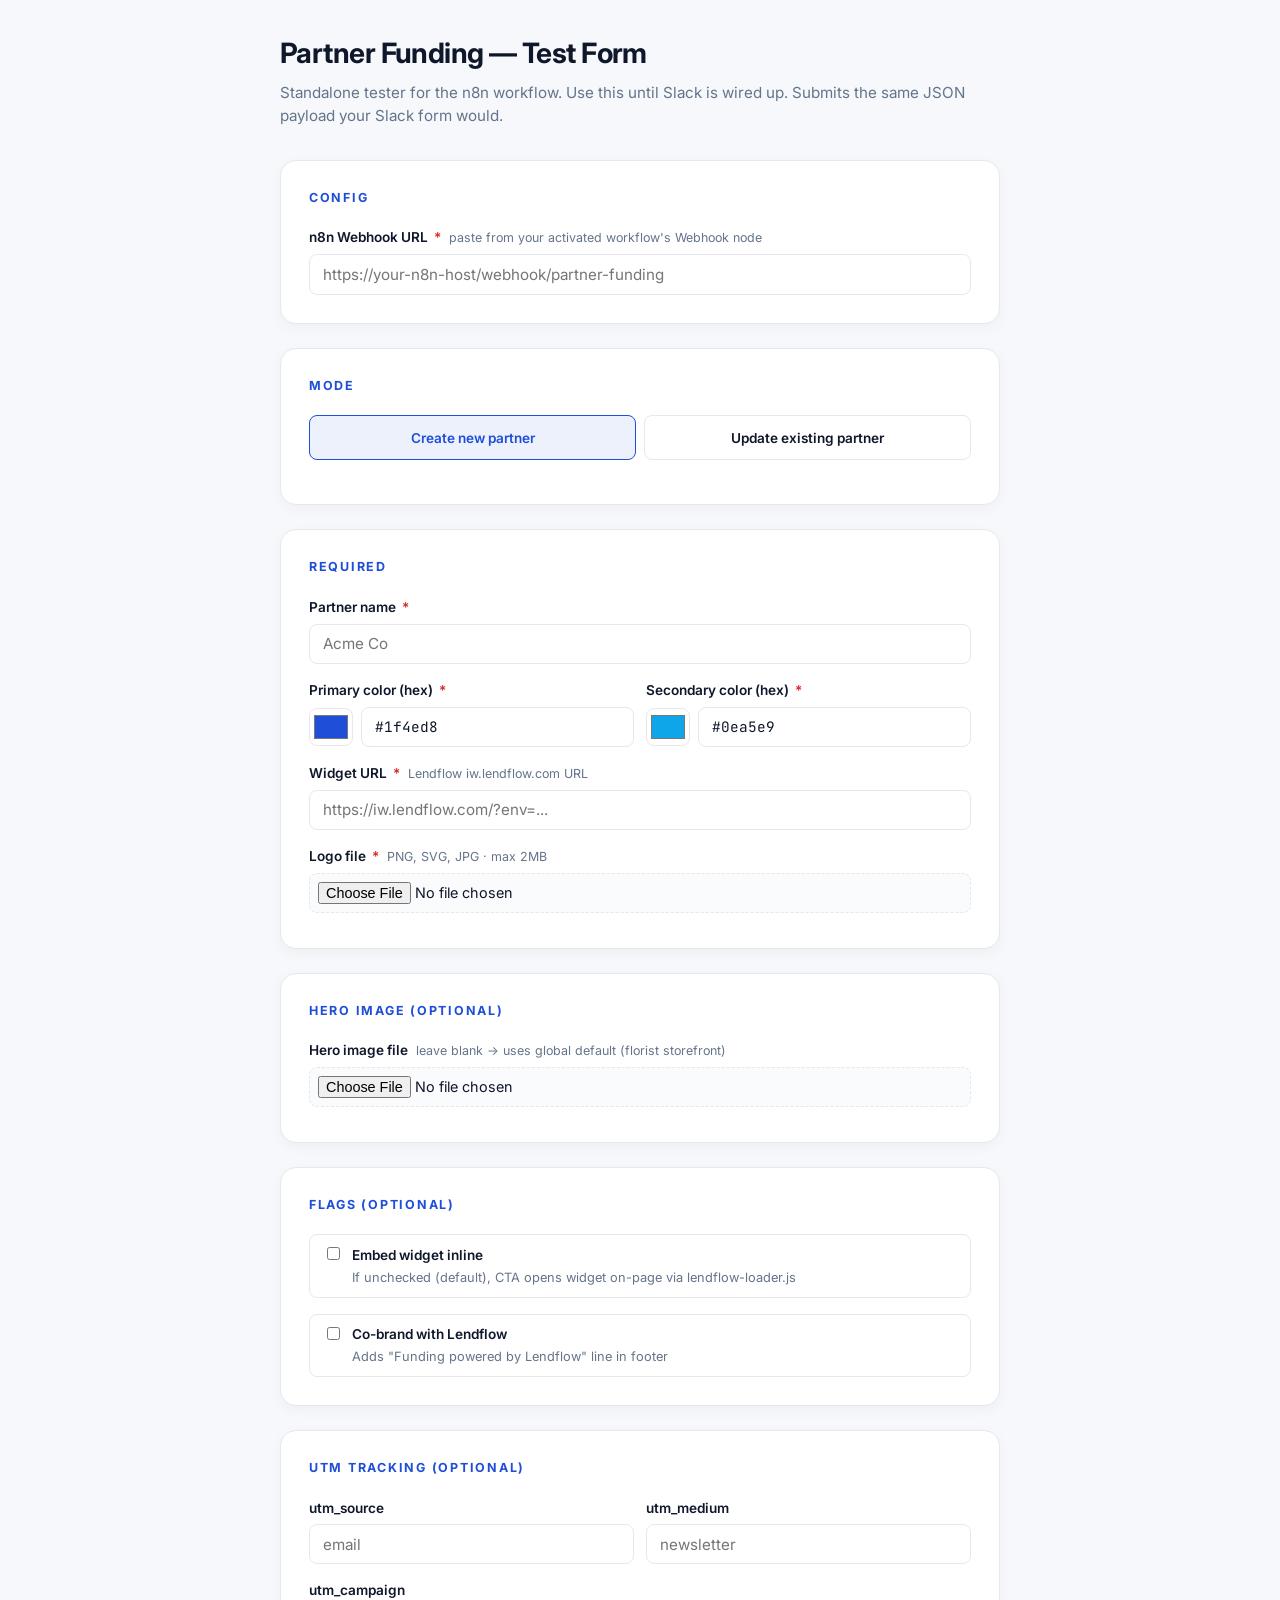
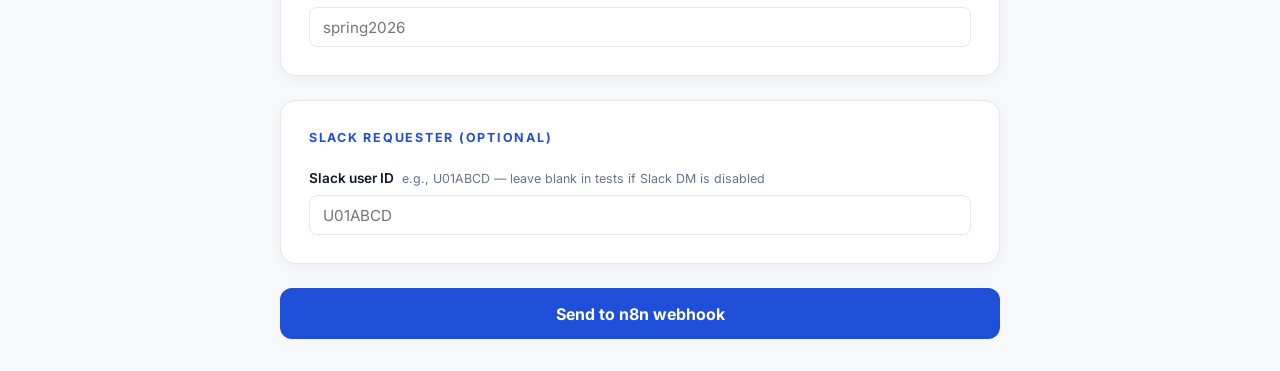
<file: n8n/test-form.html>
<!DOCTYPE html>
<html lang="en">
<head>
  <meta charset="UTF-8">
  <meta name="viewport" content="width=device-width, initial-scale=1.0">
  <title>Partner Funding — Test Form</title>
  <link rel="preconnect" href="https://fonts.googleapis.com">
  <link rel="preconnect" href="https://fonts.gstatic.com" crossorigin>
  <link href="https://fonts.googleapis.com/css2?family=Inter:wght@400;500;600;700&family=JetBrains+Mono:wght@400;500&display=swap" rel="stylesheet">
  <style>
    :root {
      --primary: #1f4ed8;
      --primary-hover: #1a3fb5;
      --text: #0f172a;
      --muted: #64748b;
      --border: #e6e8ee;
      --bg: #f6f8fb;
      --error: #dc2626;
      --success: #16a34a;
    }
    *, *::before, *::after { box-sizing: border-box; }
    html, body { margin: 0; padding: 0; }
    body {
      font-family: "Inter", -apple-system, BlinkMacSystemFont, "Segoe UI", sans-serif;
      color: var(--text);
      background: var(--bg);
      line-height: 1.5;
      padding: 2rem 1rem;
    }
    .container {
      max-width: 720px;
      margin: 0 auto;
    }
    h1 {
      font-size: 1.75rem;
      font-weight: 700;
      letter-spacing: -0.02em;
      margin: 0 0 0.5rem;
    }
    .subtitle {
      color: var(--muted);
      font-size: 0.95rem;
      margin: 0 0 2rem;
    }
    .card {
      background: #fff;
      border: 1px solid var(--border);
      border-radius: 16px;
      padding: 1.75rem;
      margin-bottom: 1.5rem;
      box-shadow: 0 4px 14px rgba(15, 23, 42, 0.04);
    }
    .card h2 {
      font-size: 0.78rem;
      font-weight: 700;
      letter-spacing: 0.14em;
      text-transform: uppercase;
      color: var(--primary);
      margin: 0 0 1.25rem;
    }
    .field {
      margin-bottom: 1rem;
    }
    .field:last-child { margin-bottom: 0; }
    .field-row {
      display: grid;
      grid-template-columns: 1fr 1fr;
      gap: 0.75rem;
    }
    label {
      display: block;
      font-size: 0.85rem;
      font-weight: 600;
      margin-bottom: 0.4rem;
    }
    label .req { color: var(--error); margin-left: 0.2rem; }
    label .opt {
      color: var(--muted);
      font-weight: 400;
      font-size: 0.78rem;
      margin-left: 0.3rem;
    }
    input[type="text"], input[type="url"], select {
      width: 100%;
      padding: 0.6rem 0.8rem;
      border: 1px solid var(--border);
      border-radius: 8px;
      font-family: inherit;
      font-size: 0.95rem;
      color: var(--text);
      background: #fff;
      transition: border-color 0.15s ease, box-shadow 0.15s ease;
    }
    input[type="text"]:focus, input[type="url"]:focus, select:focus {
      outline: none;
      border-color: var(--primary);
      box-shadow: 0 0 0 3px rgba(31, 78, 216, 0.12);
    }
    input[type="file"] {
      width: 100%;
      padding: 0.5rem;
      border: 1px dashed var(--border);
      border-radius: 8px;
      font-family: inherit;
      font-size: 0.9rem;
      background: #fafbfc;
      cursor: pointer;
    }
    input[type="file"]:hover { border-color: var(--primary); background: #fff; }
    .file-meta {
      margin-top: 0.4rem;
      font-size: 0.78rem;
      color: var(--muted);
      font-family: "JetBrains Mono", monospace;
    }
    .file-meta.error { color: var(--error); }
    .checkbox-field {
      display: flex;
      align-items: flex-start;
      gap: 0.6rem;
      padding: 0.6rem 0.8rem;
      border: 1px solid var(--border);
      border-radius: 8px;
      cursor: pointer;
      transition: border-color 0.15s ease;
    }
    .checkbox-field:hover { border-color: #c8cdd6; }
    .checkbox-field input { margin-top: 0.15rem; }
    .checkbox-field-content label {
      margin: 0;
      cursor: pointer;
    }
    .checkbox-field-content .hint {
      font-size: 0.8rem;
      color: var(--muted);
      margin-top: 0.15rem;
    }
    .color-input {
      display: flex;
      gap: 0.5rem;
      align-items: center;
    }
    .color-input input[type="color"] {
      width: 44px;
      height: 38px;
      padding: 2px;
      border: 1px solid var(--border);
      border-radius: 8px;
      cursor: pointer;
      background: #fff;
    }
    .color-input input[type="text"] {
      flex: 1;
      font-family: "JetBrains Mono", monospace;
      font-size: 0.9rem;
    }
    .mode-toggle {
      display: grid;
      grid-template-columns: 1fr 1fr;
      gap: 0.5rem;
      margin-bottom: 1rem;
    }
    .mode-toggle label {
      margin: 0;
      padding: 0.7rem 1rem;
      border: 1px solid var(--border);
      border-radius: 8px;
      text-align: center;
      cursor: pointer;
      font-weight: 600;
      transition: all 0.15s ease;
    }
    .mode-toggle input { display: none; }
    .mode-toggle input:checked + label {
      border-color: var(--primary);
      background: color-mix(in srgb, var(--primary) 8%, #fff);
      color: var(--primary);
    }
    .submit {
      width: 100%;
      padding: 0.95rem 1.5rem;
      background: var(--primary);
      color: #fff;
      border: 0;
      border-radius: 12px;
      font-size: 1rem;
      font-weight: 700;
      cursor: pointer;
      font-family: inherit;
      transition: background 0.15s ease, transform 0.1s ease;
    }
    .submit:hover { background: var(--primary-hover); }
    .submit:active { transform: translateY(1px); }
    .submit:disabled {
      background: #94a3b8;
      cursor: not-allowed;
    }
    .response {
      margin-top: 1.5rem;
      padding: 1.25rem;
      border-radius: 12px;
      font-family: "JetBrains Mono", monospace;
      font-size: 0.85rem;
      white-space: pre-wrap;
      word-break: break-word;
      display: none;
    }
    .response.show { display: block; }
    .response.pending {
      background: #f1f5f9;
      border: 1px solid #cbd5e1;
      color: var(--muted);
    }
    .response.success {
      background: #ecfdf5;
      border: 1px solid #6ee7b7;
      color: #065f46;
    }
    .response.error {
      background: #fef2f2;
      border: 1px solid #fca5a5;
      color: #991b1b;
    }
    .hidden { display: none !important; }
    code.inline {
      font-family: "JetBrains Mono", monospace;
      font-size: 0.85em;
      background: #f1f5f9;
      padding: 0.1em 0.35em;
      border-radius: 4px;
    }
  </style>
</head>
<body>
  <div class="container">
    <h1>Partner Funding — Test Form</h1>
    <p class="subtitle">
      Standalone tester for the n8n workflow. Use this until Slack is wired up.
      Submits the same JSON payload your Slack form would.
    </p>

    <form id="form">

      <!-- ===================== Config ===================== -->
      <div class="card">
        <h2>Config</h2>
        <div class="field">
          <label for="webhook_url">
            n8n Webhook URL <span class="req">*</span>
            <span class="opt">paste from your activated workflow's Webhook node</span>
          </label>
          <input type="url" id="webhook_url" name="webhook_url" required
                 placeholder="https://your-n8n-host/webhook/partner-funding">
        </div>
      </div>

      <!-- ===================== Mode ===================== -->
      <div class="card">
        <h2>Mode</h2>
        <div class="mode-toggle">
          <input type="radio" id="mode_create" name="mode" value="create" checked>
          <label for="mode_create">Create new partner</label>
          <input type="radio" id="mode_update" name="mode" value="update">
          <label for="mode_update">Update existing partner</label>
        </div>
        <div class="field hidden" id="slug_field">
          <label for="slug">Slug <span class="req">*</span> <span class="opt">existing slug to update — e.g., acme-co</span></label>
          <input type="text" id="slug" name="slug" placeholder="acme-co">
        </div>
      </div>

      <!-- ===================== Required fields ===================== -->
      <div class="card">
        <h2>Required</h2>
        <div class="field">
          <label for="partner_name">Partner name <span class="req">*</span></label>
          <input type="text" id="partner_name" name="partner_name" required placeholder="Acme Co">
        </div>
        <div class="field-row">
          <div class="field">
            <label for="color_primary">Primary color (hex) <span class="req">*</span></label>
            <div class="color-input">
              <input type="color" id="color_primary_picker" value="#1f4ed8">
              <input type="text" id="color_primary" name="color_primary" required value="#1f4ed8" pattern="^#[0-9A-Fa-f]{6}$">
            </div>
          </div>
          <div class="field">
            <label for="color_secondary">Secondary color (hex) <span class="req">*</span></label>
            <div class="color-input">
              <input type="color" id="color_secondary_picker" value="#0ea5e9">
              <input type="text" id="color_secondary" name="color_secondary" required value="#0ea5e9" pattern="^#[0-9A-Fa-f]{6}$">
            </div>
          </div>
        </div>
        <div class="field">
          <label for="widget_url">Widget URL <span class="req">*</span> <span class="opt">Lendflow iw.lendflow.com URL</span></label>
          <input type="url" id="widget_url" name="widget_url" required placeholder="https://iw.lendflow.com/?env=...">
        </div>
        <div class="field">
          <label for="logo_file">
            Logo file <span class="req">*</span> <span class="opt">PNG, SVG, JPG · max 2MB</span>
          </label>
          <input type="file" id="logo_file" name="logo_file" required
                 accept="image/png,image/svg+xml,image/jpeg,image/jpg">
          <div class="file-meta" id="logo_file_meta"></div>
        </div>
      </div>

      <!-- ===================== Files (optional) ===================== -->
      <div class="card">
        <h2>Hero image (optional)</h2>
        <div class="field">
          <label for="hero_file">
            Hero image file <span class="opt">leave blank → uses global default (florist storefront)</span>
          </label>
          <input type="file" id="hero_file" name="hero_file"
                 accept="image/jpeg,image/jpg,image/png">
          <div class="file-meta" id="hero_file_meta"></div>
        </div>
      </div>

      <!-- ===================== Flags ===================== -->
      <div class="card">
        <h2>Flags (optional)</h2>
        <div class="field">
          <div class="checkbox-field">
            <input type="checkbox" id="embed_widget" name="embed_widget">
            <div class="checkbox-field-content">
              <label for="embed_widget">Embed widget inline</label>
              <div class="hint">If unchecked (default), CTA opens widget on-page via lendflow-loader.js</div>
            </div>
          </div>
        </div>
        <div class="field">
          <div class="checkbox-field">
            <input type="checkbox" id="cobrand" name="cobrand">
            <div class="checkbox-field-content">
              <label for="cobrand">Co-brand with Lendflow</label>
              <div class="hint">Adds "Funding powered by Lendflow" line in footer</div>
            </div>
          </div>
        </div>
      </div>

      <!-- ===================== UTM ===================== -->
      <div class="card">
        <h2>UTM tracking (optional)</h2>
        <div class="field-row">
          <div class="field">
            <label for="utm_source">utm_source</label>
            <input type="text" id="utm_source" name="utm_source" placeholder="email">
          </div>
          <div class="field">
            <label for="utm_medium">utm_medium</label>
            <input type="text" id="utm_medium" name="utm_medium" placeholder="newsletter">
          </div>
        </div>
        <div class="field">
          <label for="utm_campaign">utm_campaign</label>
          <input type="text" id="utm_campaign" name="utm_campaign" placeholder="spring2026">
        </div>
      </div>

      <!-- ===================== Requester (Slack stub) ===================== -->
      <div class="card">
        <h2>Slack requester (optional)</h2>
        <div class="field">
          <label for="requester_slack_id">
            Slack user ID <span class="opt">e.g., U01ABCD — leave blank in tests if Slack DM is disabled</span>
          </label>
          <input type="text" id="requester_slack_id" name="requester_slack_id" placeholder="U01ABCD">
        </div>
      </div>

      <button type="submit" class="submit" id="submitBtn">Send to n8n webhook</button>

      <div id="response" class="response"></div>
    </form>
  </div>

  <script>
    // ---------- Mode toggle ----------
    const slugField = document.getElementById('slug_field');
    document.querySelectorAll('input[name="mode"]').forEach((r) => {
      r.addEventListener('change', () => {
        if (r.value === 'update' && r.checked) {
          slugField.classList.remove('hidden');
          document.getElementById('slug').required = true;
        } else if (r.value === 'create' && r.checked) {
          slugField.classList.add('hidden');
          document.getElementById('slug').required = false;
        }
      });
    });

    // ---------- Color picker ↔ hex text sync ----------
    function syncColor(pickerId, textId) {
      const picker = document.getElementById(pickerId);
      const text = document.getElementById(textId);
      picker.addEventListener('input', () => { text.value = picker.value; });
      text.addEventListener('input', () => {
        if (/^#[0-9A-Fa-f]{6}$/.test(text.value)) picker.value = text.value;
      });
    }
    syncColor('color_primary_picker', 'color_primary');
    syncColor('color_secondary_picker', 'color_secondary');

    // ---------- Persist webhook URL in localStorage ----------
    const webhookInput = document.getElementById('webhook_url');
    webhookInput.value = localStorage.getItem('partnerfunding_webhook_url') || '';
    webhookInput.addEventListener('change', () => {
      localStorage.setItem('partnerfunding_webhook_url', webhookInput.value);
    });

    // ---------- File handling: read as base64 ----------
    const MAX_FILE_SIZE = 2 * 1024 * 1024; // 2 MB

    function setupFileInput(fileInputId, metaId) {
      const input = document.getElementById(fileInputId);
      const meta = document.getElementById(metaId);
      input.addEventListener('change', () => {
        const f = input.files[0];
        if (!f) { meta.textContent = ''; meta.classList.remove('error'); return; }
        if (f.size > MAX_FILE_SIZE) {
          meta.textContent = `❌ ${f.name} is ${(f.size / 1024).toFixed(0)} KB — max is 2048 KB`;
          meta.classList.add('error');
          input.value = '';
          return;
        }
        meta.textContent = `✓ ${f.name} · ${(f.size / 1024).toFixed(1)} KB · ${f.type || 'unknown'}`;
        meta.classList.remove('error');
      });
    }
    setupFileInput('logo_file', 'logo_file_meta');
    setupFileInput('hero_file', 'hero_file_meta');

    function fileToBase64(file) {
      return new Promise((resolve, reject) => {
        const reader = new FileReader();
        reader.onload = () => {
          // result is "[data-uri]" — strip the prefix
          const result = reader.result;
          const comma = result.indexOf(',');
          resolve({ base64: comma >= 0 ? result.slice(comma + 1) : result, mime: file.type, name: file.name });
        };
        reader.onerror = () => reject(reader.error);
        reader.readAsDataURL(file);
      });
    }

    // ---------- Submit handler ----------
    const form = document.getElementById('form');
    const responseEl = document.getElementById('response');
    const submitBtn = document.getElementById('submitBtn');

    function setResponse(state, content) {
      responseEl.className = `response show ${state}`;
      responseEl.textContent = content;
    }

    form.addEventListener('submit', async (e) => {
      e.preventDefault();
      const webhookUrl = webhookInput.value.trim();
      if (!webhookUrl) {
        setResponse('error', 'Webhook URL is required.');
        return;
      }

      submitBtn.disabled = true;
      submitBtn.textContent = 'Reading files...';

      // Read files as base64 if provided
      let logo_payload = {};
      let hero_payload = {};
      try {
        const logoFile = form.logo_file.files[0];
        if (logoFile) {
          const r = await fileToBase64(logoFile);
          logo_payload = { logo_file_data: r.base64, logo_file_name: r.name, logo_file_mime: r.mime };
        }
        const heroFile = form.hero_file.files[0];
        if (heroFile) {
          const r = await fileToBase64(heroFile);
          hero_payload = { hero_file_data: r.base64, hero_file_name: r.name, hero_file_mime: r.mime };
        }
      } catch (err) {
        setResponse('error', `Failed to read file: ${err.message}`);
        submitBtn.disabled = false;
        submitBtn.textContent = 'Send to n8n webhook';
        return;
      }

      // Build payload (matches the shape validate.js expects in body)
      const payload = {
        mode: form.mode.value,
        slug: form.slug.value.trim() || undefined,
        partner_name: form.partner_name.value.trim(),
        color_primary: form.color_primary.value.trim(),
        color_secondary: form.color_secondary.value.trim(),
        widget_url: form.widget_url.value.trim(),
        ...logo_payload,
        ...hero_payload,
        embed_widget: form.embed_widget.checked,
        cobrand: form.cobrand.checked,
        utm_source: form.utm_source.value.trim() || undefined,
        utm_medium: form.utm_medium.value.trim() || undefined,
        utm_campaign: form.utm_campaign.value.trim() || undefined,
        requester_slack_id: form.requester_slack_id.value.trim() || undefined,
      };

      // Strip undefineds for clean payload
      Object.keys(payload).forEach((k) => payload[k] === undefined && delete payload[k]);

      submitBtn.textContent = 'Sending...';
      // For the response preview, hide the base64 data (too long); show only its length
      const preview = { ...payload };
      if (preview.logo_file_data) preview.logo_file_data = `<base64 ${preview.logo_file_data.length} chars>`;
      if (preview.hero_file_data) preview.hero_file_data = `<base64 ${preview.hero_file_data.length} chars>`;
      setResponse('pending', 'Sending payload to n8n…\n\n' + JSON.stringify(preview, null, 2));

      const start = Date.now();
      try {
        // No Content-Type header → browser sends text/plain → no CORS preflight.
        // The Validate code node parses the string body as JSON.
        const res = await fetch(webhookUrl, {
          method: 'POST',
          body: JSON.stringify(payload),
        });
        const elapsed = ((Date.now() - start) / 1000).toFixed(1);
        const text = await res.text();
        let body;
        try { body = JSON.parse(text); } catch (_) { body = text; }

        if (res.ok) {
          setResponse(
            'success',
            `✅ HTTP ${res.status} in ${elapsed}s\n\n` +
            (typeof body === 'string' ? body : JSON.stringify(body, null, 2))
          );
        } else {
          setResponse(
            'error',
            `❌ HTTP ${res.status} in ${elapsed}s\n\n` +
            (typeof body === 'string' ? body : JSON.stringify(body, null, 2))
          );
        }
      } catch (err) {
        const elapsed = ((Date.now() - start) / 1000).toFixed(1);
        setResponse('error', `❌ Network error after ${elapsed}s\n\n${err.message}`);
      } finally {
        submitBtn.disabled = false;
        submitBtn.textContent = 'Send to n8n webhook';
      }
    });
  </script>
</body>
</html>
</file>
<file: abc-company-capital-marketing/styles.css>
/* ============================================================
   Tokens
   ============================================================ */
:root {
  /* --color-primary, --color-secondary injected per-partner via inline <style> */

  --text: #0f172a;
  --muted: #64748b;
  --muted-light: rgba(255, 255, 255, 0.78);
  --border: #e6e8ee;
  --border-soft: #eef0f4;
  --bg-alt: #f6f8fb;
  --bg-dark: #0f172a;

  --radius-card: 24px;
  --radius-btn: 12px;
  --radius-pill: 999px;

  --shadow-card: 0 10px 30px rgba(15, 23, 42, 0.06);
  --shadow-card-hover: 0 18px 40px rgba(15, 23, 42, 0.1);
  --shadow-lift: 0 24px 60px rgba(15, 23, 42, 0.18);

  --space-2: 0.5rem;
  --space-3: 0.75rem;
  --space-4: 1rem;
  --space-5: 1.25rem;
  --space-6: 1.5rem;
  --space-8: 2rem;
  --space-10: 2.5rem;
  --space-12: 3rem;
  --space-16: 4rem;
  --space-20: 5rem;
}

/* ============================================================
   Base
   ============================================================ */
*, *::before, *::after { box-sizing: border-box; }

html, body { margin: 0; padding: 0; }

body {
  font-family: "Inter", -apple-system, BlinkMacSystemFont, "Segoe UI",
    Roboto, "Helvetica Neue", sans-serif;
  color: var(--text);
  background: #fff;
  line-height: 1.55;
  -webkit-font-smoothing: antialiased;
  -moz-osx-font-smoothing: grayscale;
}

img { display: block; max-width: 100%; height: auto; }

h1, h2, h3, p, ol, ul { margin: 0; padding: 0; }
ol, ul { list-style: none; }

a { color: inherit; text-decoration: none; }

em { font-style: italic; }

/* ============================================================
   Layout helpers
   ============================================================ */
.container {
  width: min(100% - 3rem, 1180px);
  margin: 0 auto;
}

.section {
  padding: var(--space-16) 0;
}

.section-intro {
  text-align: center;
  max-width: 680px;
  margin: 0 auto var(--space-12);
}

.section-intro h2,
.steps-copy h2,
.cta-copy h2 {
  font-size: clamp(1.75rem, 3.4vw, 2.5rem);
  font-weight: 700;
  letter-spacing: -0.02em;
  line-height: 1.15;
  margin-bottom: var(--space-4);
}

.section-intro h2 em,
.steps-copy h2 em,
.hero-title em {
  color: var(--color-primary);
  font-style: italic;
}

.section-intro p {
  font-size: 1.05rem;
  color: var(--muted);
}

.eyebrow {
  display: inline-block;
  font-size: 0.78rem;
  font-weight: 600;
  letter-spacing: 0.14em;
  text-transform: uppercase;
  color: var(--color-primary);
  margin-bottom: var(--space-4);
}

.eyebrow-light {
  color: rgba(255, 255, 255, 0.7);
}

/* ============================================================
   Site header
   ============================================================ */
.site-header {
  background: #fff;
  border-bottom: 1px solid var(--border-soft);
  position: sticky;
  top: 0;
  z-index: 10;
}

.site-header-inner {
  display: flex;
  align-items: center;
  padding: 1rem 0;
}

.site-logo {
  max-height: 36px;
  max-width: 180px;
  object-fit: contain;
}

/* ============================================================
   Buttons
   ============================================================ */
.btn {
  display: inline-flex;
  align-items: center;
  justify-content: center;
  padding: 0.9rem 1.6rem;
  font-weight: 600;
  font-size: 1rem;
  border-radius: var(--radius-btn);
  border: 1px solid transparent;
  cursor: pointer;
  transition: transform 0.15s ease, box-shadow 0.15s ease,
    background 0.15s ease, color 0.15s ease, border-color 0.15s ease;
  white-space: nowrap;
}

.btn-primary {
  background: var(--color-primary);
  color: #fff;
  box-shadow: 0 6px 18px rgba(15, 23, 42, 0.18);
}

.btn-primary:hover {
  transform: translateY(-1px);
  box-shadow: 0 12px 30px rgba(15, 23, 42, 0.22);
  filter: brightness(1.05);
}

.btn-light {
  background: #fff;
  color: var(--color-primary);
}

.btn-light:hover {
  transform: translateY(-1px);
  box-shadow: 0 10px 28px rgba(0, 0, 0, 0.2);
}

/* ============================================================
   Hero (white, full-height, split 60/40 with photo)
   ============================================================ */
.hero {
  position: relative;
  min-height: 85vh;
  display: flex;
  align-items: center;
  background:
    radial-gradient(ellipse 70% 50% at 20% 30%,
      color-mix(in srgb, var(--color-primary) 7%, #fff) 0%,
      transparent 60%),
    radial-gradient(circle at 95% 90%,
      color-mix(in srgb, var(--color-secondary) 6%, transparent) 0%,
      transparent 35%),
    #ffffff;
  color: var(--text);
  padding: var(--space-12) 0;
  overflow: hidden;
  isolation: isolate;
}

/* Decorative dot grid in the top-left corner — gives the text column visual texture */
.hero-dotgrid {
  position: absolute;
  top: 0;
  left: 0;
  width: 460px;
  height: 400px;
  background-image: radial-gradient(
    circle,
    color-mix(in srgb, var(--color-primary) 45%, transparent) 1.2px,
    transparent 1.8px
  );
  background-size: 15px 15px;
  background-position: 0 0;
  -webkit-mask-image: radial-gradient(
    ellipse 85% 85% at 0% 0%,
    rgba(0, 0, 0, 0.8) 0%,
    transparent 80%
  );
  mask-image: radial-gradient(
    ellipse 85% 85% at 0% 0%,
    rgba(0, 0, 0, 0.8) 0%,
    transparent 80%
  );
  pointer-events: none;
  z-index: 1;
}

.hero-inner {
  position: relative;
  z-index: 2;
  display: grid;
  grid-template-columns: 1.35fr 1fr;
  gap: var(--space-16);
  align-items: center;
}

.hero-copy {
  max-width: 580px;
}

.hero-title {
  font-size: clamp(2.5rem, 5.5vw, 4.5rem);
  font-weight: 800;
  line-height: 1.02;
  letter-spacing: -0.035em;
  margin-bottom: var(--space-6);
  color: var(--text);
}

.hero-title em {
  color: var(--color-primary);
  font-style: italic;
}

.hero-subhead {
  font-size: clamp(1.05rem, 1.5vw, 1.2rem);
  color: var(--muted);
  margin: 0 0 var(--space-10);
  max-width: 520px;
}

.hero-cta-row {
  display: inline-flex;
  align-items: center;
  gap: var(--space-6);
  flex-wrap: wrap;
}

.hero-microcopy {
  font-size: 0.92rem;
  color: var(--muted);
}

/* Trust stat line at bottom of hero — establishes credibility */
.hero-trust-stats {
  display: flex;
  align-items: center;
  flex-wrap: wrap;
  gap: 0.85rem;
  margin-top: var(--space-12);
  padding-top: var(--space-6);
  border-top: 1px solid color-mix(in srgb, var(--text) 10%, transparent);
  font-size: 0.95rem;
  color: var(--muted);
  font-weight: 500;
}

.hero-trust-stats strong {
  color: var(--text);
  font-weight: 700;
}

.hero-trust-dot {
  color: color-mix(in srgb, var(--text) 25%, transparent);
  font-weight: 700;
}

/* Hero media (right column) */
.hero-media {
  position: relative;
  width: 100%;
  aspect-ratio: 4 / 5;
  max-height: 70vh;
}

/* Soft aurora bloom behind the photo — modern fintech / SaaS pattern */
.hero-glow {
  position: absolute;
  inset: -18% -22%;
  z-index: 0;
  pointer-events: none;
  filter: blur(70px);
  opacity: 0.55;
  background:
    radial-gradient(40% 50% at 18% 22%,
      color-mix(in srgb, var(--color-primary) 80%, transparent) 0%,
      transparent 70%),
    radial-gradient(45% 45% at 82% 78%,
      color-mix(in srgb, var(--color-secondary) 75%, transparent) 0%,
      transparent 70%),
    radial-gradient(50% 40% at 55% 95%,
      color-mix(in srgb, var(--color-primary) 50%, var(--color-secondary)) 0%,
      transparent 65%);
  animation: hero-glow-breathe 14s ease-in-out infinite alternate;
}

@keyframes hero-glow-breathe {
  0%   { transform: scale(1)   rotate(0deg);    opacity: 0.50; }
  100% { transform: scale(1.08) rotate(4deg);   opacity: 0.62; }
}

@media (prefers-reduced-motion: reduce) {
  .hero-glow { animation: none; }
}

/* Photo card with gradient hairline border */
.hero-image-frame {
  position: relative;
  width: 100%;
  height: 100%;
  border-radius: 28px;
  overflow: hidden;
  box-shadow:
    0 30px 70px rgba(15, 23, 42, 0.18),
    0 8px 20px rgba(15, 23, 42, 0.08);
  z-index: 2;
  background: var(--bg-alt);
}

.hero-image-frame::after {
  content: "";
  position: absolute;
  inset: 0;
  border-radius: inherit;
  padding: 1.5px;
  background: linear-gradient(135deg,
    color-mix(in srgb, var(--color-primary) 70%, transparent) 0%,
    rgba(255, 255, 255, 0) 45%,
    color-mix(in srgb, var(--color-secondary) 60%, transparent) 100%);
  -webkit-mask: linear-gradient(#000 0 0) content-box, linear-gradient(#000 0 0);
  -webkit-mask-composite: xor;
          mask-composite: exclude;
  pointer-events: none;
  opacity: 0.55;
}

.hero-image {
  width: 100%;
  height: 100%;
  object-fit: cover;
  display: block;
}

/* ---- Responsive ---- */
@media (max-width: 960px) {
  .hero {
    min-height: auto;
    padding: var(--space-16) 0 var(--space-12);
  }
  .hero-inner {
    grid-template-columns: 1fr;
    gap: var(--space-10);
    text-align: center;
  }
  .hero-copy {
    max-width: 100%;
    margin: 0 auto;
  }
  .hero-subhead {
    margin-left: auto;
    margin-right: auto;
  }
  .hero-cta-row {
    justify-content: center;
  }
  .hero-media {
    aspect-ratio: 5 / 4;
    max-width: 560px;
    max-height: 480px;
    margin: 0 auto;
  }
}

@media (max-width: 620px) {
  .hero {
    padding: var(--space-12) 0 var(--space-10);
  }
  .hero-media {
    aspect-ratio: 4 / 3;
  }
  .hero-glow {
    filter: blur(50px);
    opacity: 0.45;
  }
  .hero-dotgrid {
    width: 220px;
    height: 200px;
  }
  .hero-trust-stats {
    font-size: 0.88rem;
    gap: 0.55rem;
    margin-top: var(--space-10);
    padding-top: var(--space-5);
  }
  .stats-grid {
    gap: var(--space-8);
  }
}

/* ============================================================
   Embed widget (optional)
   ============================================================ */
.apply-section {
  background: var(--bg-alt);
  padding: var(--space-12) 0;
}

.apply-widget {
  width: 100%;
  height: 760px;
  border: 0;
  border-radius: 18px;
  background: #fff;
  box-shadow: var(--shadow-lift);
  display: block;
}

/* ============================================================
   Section backgrounds
   ============================================================ */
.section-white { background: #fff; }
.section-alt { background: var(--bg-alt); }
.section-stats { background: #fff; padding: var(--space-12) 0; }

/* ============================================================
   Card grid + info cards
   ============================================================ */
.card-grid {
  display: grid;
  gap: var(--space-5);
}

.three-up {
  grid-template-columns: repeat(3, minmax(0, 1fr));
}

.info-card {
  background: #fff;
  border: 1px solid var(--border);
  border-radius: var(--radius-card);
  padding: var(--space-8);
  text-align: center;
  box-shadow: var(--shadow-card);
  transition: transform 0.18s ease, box-shadow 0.18s ease,
    border-color 0.18s ease;
}

.info-card:hover {
  transform: translateY(-3px);
  border-color: color-mix(in srgb, var(--color-primary) 40%, var(--border));
  box-shadow: var(--shadow-card-hover);
}

.icon-circle {
  width: 64px;
  height: 64px;
  border-radius: 999px;
  display: grid;
  place-items: center;
  margin: 0 auto var(--space-5);
  background: color-mix(in srgb, var(--color-primary) 10%, #fff);
  border: 1px solid color-mix(in srgb, var(--color-primary) 25%, transparent);
  color: var(--color-primary);
}

.icon-circle svg {
  width: 28px;
  height: 28px;
}

.info-card h3 {
  font-size: 1.2rem;
  font-weight: 700;
  margin-bottom: var(--space-3);
  letter-spacing: -0.01em;
}

.info-card p {
  font-size: 0.97rem;
  color: var(--muted);
}

/* ============================================================
   Dark section (Simple steps + visual)
   ============================================================ */
.section-dark {
  background: var(--bg-dark);
  color: #fff;
  position: relative;
  overflow: hidden;
}

.section-dark::before {
  content: "";
  position: absolute;
  inset: 0;
  background:
    radial-gradient(circle at 0% 0%, color-mix(in srgb, var(--color-primary) 22%, transparent) 0%, transparent 45%),
    radial-gradient(circle at 100% 100%, color-mix(in srgb, var(--color-secondary) 18%, transparent) 0%, transparent 50%);
  pointer-events: none;
}

.steps-inner {
  position: relative;
  display: grid;
  grid-template-columns: 1.05fr 0.95fr;
  gap: var(--space-12);
  align-items: center;
}

.steps-copy h2 {
  color: #fff;
}

.steps-copy h2 em {
  color: color-mix(in srgb, var(--color-secondary) 70%, #fff);
}

.steps-lead {
  color: var(--muted-light);
  margin-bottom: var(--space-8);
  font-size: 1.05rem;
  max-width: 480px;
}

.step-list {
  display: grid;
  gap: var(--space-5);
}

.step-list li {
  display: flex;
  gap: var(--space-5);
  align-items: center;
}

.step-num {
  flex: 0 0 auto;
  width: 38px;
  height: 38px;
  border-radius: 999px;
  background: var(--color-primary);
  color: #fff;
  display: grid;
  place-items: center;
  font-weight: 700;
  font-size: 0.95rem;
  box-shadow: 0 4px 14px rgba(0, 0, 0, 0.3);
}

.step-list h3 {
  color: #fff;
  font-size: 1.1rem;
  font-weight: 600;
  margin-bottom: 0.2rem;
}

.step-list p {
  color: var(--muted-light);
  font-size: 0.97rem;
}

/* ============================================================
   Steps visual — modular cascade of matched offer cards
   Each card is offset by the SAME (--offset-x, --offset-y) vector
   relative to the previous one. Same width, same scale, depth via
   z-index + opacity. Geometry is consistent on a regular grid.
   ============================================================ */
.steps-visual {
  position: relative;
  min-height: 380px;
}

.offers-stack {
  --offset-x: 32px;
  --offset-y: 56px;
  position: relative;
  width: 100%;
  max-width: 420px;
  height: calc(220px + (var(--offset-y) * 2));
  margin-left: auto;
}

.offer-card {
  position: absolute;
  width: calc(100% - (var(--offset-x) * 2));
  background: #fff;
  color: var(--text);
  border-radius: 18px;
  padding: 1.25rem 1.4rem;
  box-shadow:
    0 20px 50px rgba(0, 0, 0, 0.35),
    0 6px 16px rgba(0, 0, 0, 0.18);
  border: 1px solid rgba(255, 255, 255, 0.08);
}

/* Stair-step toward bottom-left: each card shifts (-X, +Y) from the previous.
   Depth via brightness filter (not opacity) — back cards "fade into shadow"
   while keeping crisp content. Avoids the transparent-overlay rendering artifacts. */
.offer-card-back  {
  top: 0;
  left: calc(var(--offset-x) * 2);
  z-index: 1;
  filter: brightness(0.78);
}

.offer-card-mid {
  top: var(--offset-y);
  left: var(--offset-x);
  z-index: 2;
  filter: brightness(0.92);
}

.offer-card-front {
  top: calc(var(--offset-y) * 2);
  left: 0;
  z-index: 3;
}

.offer-header {
  display: flex;
  justify-content: space-between;
  align-items: center;
  margin-bottom: 0.65rem;
  gap: 0.5rem;
}

/* Product type label: "Term Loan", "Line of Credit", "SBA Loan" */
.offer-label {
  font-size: 0.95rem;
  font-weight: 700;
  color: var(--text);
  letter-spacing: -0.01em;
}

.offer-badge {
  display: inline-flex;
  align-items: center;
  gap: 0.3rem;
  font-size: 0.7rem;
  font-weight: 700;
  letter-spacing: 0.08em;
  text-transform: uppercase;
  padding: 0.3rem 0.6rem;
  border-radius: 999px;
  background: color-mix(in srgb, var(--color-primary) 10%, #fff);
  color: var(--color-primary);
  border: 1px solid color-mix(in srgb, var(--color-primary) 25%, transparent);
  white-space: nowrap;
}

.offer-badge-best {
  background: var(--color-primary);
  color: #fff;
  border-color: var(--color-primary);
}

.offer-badge-star {
  flex: 0 0 auto;
}

.offer-amount {
  font-size: 1.8rem;
  font-weight: 800;
  letter-spacing: -0.02em;
  line-height: 1;
  margin-bottom: 0.35rem;
}

.offer-meta {
  font-size: 0.88rem;
  color: var(--muted);
  margin-bottom: 0.9rem;
}

.offer-cta {
  display: inline-flex;
  align-items: center;
  gap: 0.4rem;
  background: var(--color-primary);
  color: #fff;
  font-size: 0.85rem;
  font-weight: 600;
  padding: 0.55rem 0.9rem;
  border-radius: 10px;
}

/* ============================================================
   Stats strip
   ============================================================ */
.stats-grid {
  display: grid;
  grid-template-columns: repeat(3, 1fr);
  gap: var(--space-10);
  text-align: left;
}

.stat {
  position: relative;
  padding-top: var(--space-5);
}

/* Thin top accent line — partner brand color */
.stat::before {
  content: "";
  position: absolute;
  top: 0;
  left: 0;
  width: 56px;
  height: 3px;
  border-radius: 2px;
  background: var(--color-primary);
}

.stat-num {
  font-size: clamp(2.5rem, 4.5vw, 3.5rem);
  font-weight: 800;
  color: var(--text);
  letter-spacing: -0.03em;
  line-height: 1;
}

.stat-num span {
  font-size: 0.5em;
  font-weight: 600;
  color: var(--muted);
  margin-left: 0.2rem;
  letter-spacing: 0;
}

.stat-label {
  margin-top: var(--space-3);
  color: var(--muted);
  font-size: 1rem;
  font-weight: 500;
}

/* ============================================================
   Final CTA banner
   ============================================================ */
.cta-banner {
  background: var(--color-primary);
  color: #fff;
  position: relative;
  overflow: hidden;
}

.cta-banner::before {
  content: "";
  position: absolute;
  inset: 0;
  background:
    radial-gradient(circle at 90% 0%, rgba(255, 255, 255, 0.12) 0%, transparent 45%),
    radial-gradient(circle at 0% 100%, rgba(0, 0, 0, 0.18) 0%, transparent 55%);
  pointer-events: none;
}

.cta-inner {
  position: relative;
  display: grid;
  grid-template-columns: 1fr auto;
  gap: var(--space-8);
  align-items: center;
}

.cta-copy h2 {
  color: #fff;
  margin-bottom: var(--space-3);
}

.cta-copy p {
  color: rgba(255, 255, 255, 0.9);
  font-size: 1.05rem;
  max-width: 540px;
}

/* ============================================================
   Footer
   ============================================================ */
.site-footer {
  background: #fff;
  border-top: 1px solid var(--border-soft);
  padding: var(--space-6) 0;
  color: var(--muted);
  font-size: 0.875rem;
}

.site-footer-inner {
  display: flex;
  justify-content: space-between;
  align-items: center;
  gap: 1rem;
  flex-wrap: wrap;
}

.cobrand {
  opacity: 0.85;
}

/* ============================================================
   Responsive
   ============================================================ */
@media (max-width: 960px) {
  .three-up {
    grid-template-columns: repeat(2, minmax(0, 1fr));
  }
  .steps-inner {
    grid-template-columns: 1fr;
    gap: var(--space-10);
  }
  .steps-visual {
    min-height: 340px;
  }
  .offers-stack {
    margin: 0 auto;
  }
  .cta-inner {
    grid-template-columns: 1fr;
    text-align: center;
  }
  .cta-copy p {
    margin-left: auto;
    margin-right: auto;
  }
  .cta-inner .btn {
    justify-self: center;
  }
}

@media (max-width: 620px) {
  .section {
    padding: var(--space-12) 0;
  }
  .hero {
    padding: var(--space-12) 0 var(--space-12);
  }
  .three-up,
  .stats-grid {
    grid-template-columns: 1fr;
  }
  .apply-widget {
    height: 640px;
  }
  .offers-stack {
    --offset-x: 22px;
    --offset-y: 44px;
    max-width: 380px;
    margin: 0 auto;
  }
  .site-footer-inner {
    justify-content: center;
    text-align: center;
  }
}
</file>
<file: demo-v1/styles.css>
/* ============================================================
   Tokens
   ============================================================ */
:root {
  /* --color-primary, --color-secondary injected per-partner via inline <style> */

  --text: #0f172a;
  --muted: #64748b;
  --muted-light: rgba(255, 255, 255, 0.78);
  --border: #e6e8ee;
  --border-soft: #eef0f4;
  --bg-alt: #f6f8fb;
  --bg-dark: #0f172a;

  --radius-card: 24px;
  --radius-btn: 12px;
  --radius-pill: 999px;

  --shadow-card: 0 10px 30px rgba(15, 23, 42, 0.06);
  --shadow-card-hover: 0 18px 40px rgba(15, 23, 42, 0.1);
  --shadow-lift: 0 24px 60px rgba(15, 23, 42, 0.18);

  --space-2: 0.5rem;
  --space-3: 0.75rem;
  --space-4: 1rem;
  --space-5: 1.25rem;
  --space-6: 1.5rem;
  --space-8: 2rem;
  --space-10: 2.5rem;
  --space-12: 3rem;
  --space-16: 4rem;
  --space-20: 5rem;
}

/* ============================================================
   Base
   ============================================================ */
*, *::before, *::after { box-sizing: border-box; }

html, body { margin: 0; padding: 0; }

body {
  font-family: "Inter", -apple-system, BlinkMacSystemFont, "Segoe UI",
    Roboto, "Helvetica Neue", sans-serif;
  color: var(--text);
  background: #fff;
  line-height: 1.55;
  -webkit-font-smoothing: antialiased;
  -moz-osx-font-smoothing: grayscale;
}

img { display: block; max-width: 100%; height: auto; }

h1, h2, h3, p, ol, ul { margin: 0; padding: 0; }
ol, ul { list-style: none; }

a { color: inherit; text-decoration: none; }

em { font-style: italic; }

/* ============================================================
   Layout helpers
   ============================================================ */
.container {
  width: min(100% - 3rem, 1180px);
  margin: 0 auto;
}

.section {
  padding: var(--space-16) 0;
}

.section-intro {
  text-align: center;
  max-width: 680px;
  margin: 0 auto var(--space-12);
}

.section-intro h2,
.steps-copy h2,
.cta-copy h2 {
  font-size: clamp(1.75rem, 3.4vw, 2.5rem);
  font-weight: 700;
  letter-spacing: -0.02em;
  line-height: 1.15;
  margin-bottom: var(--space-4);
}

.section-intro h2 em,
.steps-copy h2 em,
.hero-title em {
  color: var(--color-primary);
  font-style: italic;
}

.section-intro p {
  font-size: 1.05rem;
  color: var(--muted);
}

.eyebrow {
  display: inline-block;
  font-size: 0.78rem;
  font-weight: 600;
  letter-spacing: 0.14em;
  text-transform: uppercase;
  color: var(--color-primary);
  margin-bottom: var(--space-4);
}

.eyebrow-light {
  color: rgba(255, 255, 255, 0.7);
}

/* ============================================================
   Site header
   ============================================================ */
.site-header {
  background: #fff;
  border-bottom: 1px solid var(--border-soft);
  position: sticky;
  top: 0;
  z-index: 10;
}

.site-header-inner {
  display: flex;
  align-items: center;
  padding: 1rem 0;
}

.site-logo {
  max-height: 36px;
  max-width: 180px;
  object-fit: contain;
}

/* ============================================================
   Buttons
   ============================================================ */
.btn {
  display: inline-flex;
  align-items: center;
  justify-content: center;
  padding: 0.9rem 1.6rem;
  font-weight: 600;
  font-size: 1rem;
  border-radius: var(--radius-btn);
  border: 1px solid transparent;
  cursor: pointer;
  transition: transform 0.15s ease, box-shadow 0.15s ease,
    background 0.15s ease, color 0.15s ease, border-color 0.15s ease;
  white-space: nowrap;
}

.btn-primary {
  background: var(--color-primary);
  color: #fff;
  box-shadow: 0 6px 18px rgba(15, 23, 42, 0.18);
}

.btn-primary:hover {
  transform: translateY(-1px);
  box-shadow: 0 12px 30px rgba(15, 23, 42, 0.22);
  filter: brightness(1.05);
}

.btn-light {
  background: #fff;
  color: var(--color-primary);
}

.btn-light:hover {
  transform: translateY(-1px);
  box-shadow: 0 10px 28px rgba(0, 0, 0, 0.2);
}

/* ============================================================
   Hero (white, full-height, split 60/40 with photo)
   ============================================================ */
.hero {
  position: relative;
  min-height: 85vh;
  display: flex;
  align-items: center;
  background:
    radial-gradient(ellipse 70% 50% at 20% 30%,
      color-mix(in srgb, var(--color-primary) 7%, #fff) 0%,
      transparent 60%),
    radial-gradient(circle at 95% 90%,
      color-mix(in srgb, var(--color-secondary) 6%, transparent) 0%,
      transparent 35%),
    #ffffff;
  color: var(--text);
  padding: var(--space-12) 0;
  overflow: hidden;
  isolation: isolate;
}

/* Decorative dot grid in the top-left corner — gives the text column visual texture */
.hero-dotgrid {
  position: absolute;
  top: 0;
  left: 0;
  width: 460px;
  height: 400px;
  background-image: radial-gradient(
    circle,
    color-mix(in srgb, var(--color-primary) 45%, transparent) 1.2px,
    transparent 1.8px
  );
  background-size: 15px 15px;
  background-position: 0 0;
  -webkit-mask-image: radial-gradient(
    ellipse 85% 85% at 0% 0%,
    rgba(0, 0, 0, 0.8) 0%,
    transparent 80%
  );
  mask-image: radial-gradient(
    ellipse 85% 85% at 0% 0%,
    rgba(0, 0, 0, 0.8) 0%,
    transparent 80%
  );
  pointer-events: none;
  z-index: 1;
}

.hero-inner {
  position: relative;
  z-index: 2;
  display: grid;
  grid-template-columns: 1.35fr 1fr;
  gap: var(--space-16);
  align-items: center;
}

.hero-copy {
  max-width: 580px;
}

.hero-title {
  font-size: clamp(2.5rem, 5.5vw, 4.5rem);
  font-weight: 800;
  line-height: 1.02;
  letter-spacing: -0.035em;
  margin-bottom: var(--space-6);
  color: var(--text);
}

.hero-title em {
  color: var(--color-primary);
  font-style: italic;
}

.hero-subhead {
  font-size: clamp(1.05rem, 1.5vw, 1.2rem);
  color: var(--muted);
  margin: 0 0 var(--space-10);
  max-width: 520px;
}

.hero-cta-row {
  display: inline-flex;
  align-items: center;
  gap: var(--space-6);
  flex-wrap: wrap;
}

.hero-microcopy {
  font-size: 0.92rem;
  color: var(--muted);
}

/* Trust stat line at bottom of hero — establishes credibility */
.hero-trust-stats {
  display: flex;
  align-items: center;
  flex-wrap: wrap;
  gap: 0.85rem;
  margin-top: var(--space-12);
  padding-top: var(--space-6);
  border-top: 1px solid color-mix(in srgb, var(--text) 10%, transparent);
  font-size: 0.95rem;
  color: var(--muted);
  font-weight: 500;
}

.hero-trust-stats strong {
  color: var(--text);
  font-weight: 700;
}

.hero-trust-dot {
  color: color-mix(in srgb, var(--text) 25%, transparent);
  font-weight: 700;
}

/* Hero media (right column) */
.hero-media {
  position: relative;
  width: 100%;
  aspect-ratio: 4 / 5;
  max-height: 70vh;
}

/* Soft aurora bloom behind the photo — modern fintech / SaaS pattern */
.hero-glow {
  position: absolute;
  inset: -18% -22%;
  z-index: 0;
  pointer-events: none;
  filter: blur(70px);
  opacity: 0.55;
  background:
    radial-gradient(40% 50% at 18% 22%,
      color-mix(in srgb, var(--color-primary) 80%, transparent) 0%,
      transparent 70%),
    radial-gradient(45% 45% at 82% 78%,
      color-mix(in srgb, var(--color-secondary) 75%, transparent) 0%,
      transparent 70%),
    radial-gradient(50% 40% at 55% 95%,
      color-mix(in srgb, var(--color-primary) 50%, var(--color-secondary)) 0%,
      transparent 65%);
  animation: hero-glow-breathe 14s ease-in-out infinite alternate;
}

@keyframes hero-glow-breathe {
  0%   { transform: scale(1)   rotate(0deg);    opacity: 0.50; }
  100% { transform: scale(1.08) rotate(4deg);   opacity: 0.62; }
}

@media (prefers-reduced-motion: reduce) {
  .hero-glow { animation: none; }
}

/* Photo card with gradient hairline border */
.hero-image-frame {
  position: relative;
  width: 100%;
  height: 100%;
  border-radius: 28px;
  overflow: hidden;
  box-shadow:
    0 30px 70px rgba(15, 23, 42, 0.18),
    0 8px 20px rgba(15, 23, 42, 0.08);
  z-index: 2;
  background: var(--bg-alt);
}

.hero-image-frame::after {
  content: "";
  position: absolute;
  inset: 0;
  border-radius: inherit;
  padding: 1.5px;
  background: linear-gradient(135deg,
    color-mix(in srgb, var(--color-primary) 70%, transparent) 0%,
    rgba(255, 255, 255, 0) 45%,
    color-mix(in srgb, var(--color-secondary) 60%, transparent) 100%);
  -webkit-mask: linear-gradient(#000 0 0) content-box, linear-gradient(#000 0 0);
  -webkit-mask-composite: xor;
          mask-composite: exclude;
  pointer-events: none;
  opacity: 0.55;
}

.hero-image {
  width: 100%;
  height: 100%;
  object-fit: cover;
  display: block;
}

/* ---- Responsive ---- */
@media (max-width: 960px) {
  .hero {
    min-height: auto;
    padding: var(--space-16) 0 var(--space-12);
  }
  .hero-inner {
    grid-template-columns: 1fr;
    gap: var(--space-10);
    text-align: center;
  }
  .hero-copy {
    max-width: 100%;
    margin: 0 auto;
  }
  .hero-subhead {
    margin-left: auto;
    margin-right: auto;
  }
  .hero-cta-row {
    justify-content: center;
  }
  .hero-media {
    aspect-ratio: 5 / 4;
    max-width: 560px;
    max-height: 480px;
    margin: 0 auto;
  }
}

@media (max-width: 620px) {
  .hero {
    padding: var(--space-12) 0 var(--space-10);
  }
  .hero-media {
    aspect-ratio: 4 / 3;
  }
  .hero-glow {
    filter: blur(50px);
    opacity: 0.45;
  }
  .hero-dotgrid {
    width: 220px;
    height: 200px;
  }
  .hero-trust-stats {
    font-size: 0.88rem;
    gap: 0.55rem;
    margin-top: var(--space-10);
    padding-top: var(--space-5);
  }
  .stats-grid {
    gap: var(--space-8);
  }
}

/* ============================================================
   Embed widget (optional)
   ============================================================ */
.apply-section {
  background: var(--bg-alt);
  padding: var(--space-12) 0;
}

.apply-widget {
  width: 100%;
  height: 760px;
  border: 0;
  border-radius: 18px;
  background: #fff;
  box-shadow: var(--shadow-lift);
  display: block;
}

/* ============================================================
   Section backgrounds
   ============================================================ */
.section-white { background: #fff; }
.section-alt { background: var(--bg-alt); }
.section-stats { background: #fff; padding: var(--space-12) 0; }

/* ============================================================
   Card grid + info cards
   ============================================================ */
.card-grid {
  display: grid;
  gap: var(--space-5);
}

.three-up {
  grid-template-columns: repeat(3, minmax(0, 1fr));
}

.info-card {
  background: #fff;
  border: 1px solid var(--border);
  border-radius: var(--radius-card);
  padding: var(--space-8);
  text-align: center;
  box-shadow: var(--shadow-card);
  transition: transform 0.18s ease, box-shadow 0.18s ease,
    border-color 0.18s ease;
}

.info-card:hover {
  transform: translateY(-3px);
  border-color: color-mix(in srgb, var(--color-primary) 40%, var(--border));
  box-shadow: var(--shadow-card-hover);
}

.icon-circle {
  width: 64px;
  height: 64px;
  border-radius: 999px;
  display: grid;
  place-items: center;
  margin: 0 auto var(--space-5);
  background: color-mix(in srgb, var(--color-primary) 10%, #fff);
  border: 1px solid color-mix(in srgb, var(--color-primary) 25%, transparent);
  color: var(--color-primary);
}

.icon-circle svg {
  width: 28px;
  height: 28px;
}

.info-card h3 {
  font-size: 1.2rem;
  font-weight: 700;
  margin-bottom: var(--space-3);
  letter-spacing: -0.01em;
}

.info-card p {
  font-size: 0.97rem;
  color: var(--muted);
}

/* ============================================================
   Dark section (Simple steps + visual)
   ============================================================ */
.section-dark {
  background: var(--bg-dark);
  color: #fff;
  position: relative;
  overflow: hidden;
}

.section-dark::before {
  content: "";
  position: absolute;
  inset: 0;
  background:
    radial-gradient(circle at 0% 0%, color-mix(in srgb, var(--color-primary) 22%, transparent) 0%, transparent 45%),
    radial-gradient(circle at 100% 100%, color-mix(in srgb, var(--color-secondary) 18%, transparent) 0%, transparent 50%);
  pointer-events: none;
}

.steps-inner {
  position: relative;
  display: grid;
  grid-template-columns: 1.05fr 0.95fr;
  gap: var(--space-12);
  align-items: center;
}

.steps-copy h2 {
  color: #fff;
}

.steps-copy h2 em {
  color: color-mix(in srgb, var(--color-secondary) 70%, #fff);
}

.steps-lead {
  color: var(--muted-light);
  margin-bottom: var(--space-8);
  font-size: 1.05rem;
  max-width: 480px;
}

.step-list {
  display: grid;
  gap: var(--space-5);
}

.step-list li {
  display: flex;
  gap: var(--space-5);
  align-items: center;
}

.step-num {
  flex: 0 0 auto;
  width: 38px;
  height: 38px;
  border-radius: 999px;
  background: var(--color-primary);
  color: #fff;
  display: grid;
  place-items: center;
  font-weight: 700;
  font-size: 0.95rem;
  box-shadow: 0 4px 14px rgba(0, 0, 0, 0.3);
}

.step-list h3 {
  color: #fff;
  font-size: 1.1rem;
  font-weight: 600;
  margin-bottom: 0.2rem;
}

.step-list p {
  color: var(--muted-light);
  font-size: 0.97rem;
}

/* ============================================================
   Steps visual — modular cascade of matched offer cards
   Each card is offset by the SAME (--offset-x, --offset-y) vector
   relative to the previous one. Same width, same scale, depth via
   z-index + opacity. Geometry is consistent on a regular grid.
   ============================================================ */
.steps-visual {
  position: relative;
  min-height: 380px;
}

.offers-stack {
  --offset-x: 32px;
  --offset-y: 56px;
  position: relative;
  width: 100%;
  max-width: 420px;
  height: calc(220px + (var(--offset-y) * 2));
  margin-left: auto;
}

.offer-card {
  position: absolute;
  width: calc(100% - (var(--offset-x) * 2));
  background: #fff;
  color: var(--text);
  border-radius: 18px;
  padding: 1.25rem 1.4rem;
  box-shadow:
    0 20px 50px rgba(0, 0, 0, 0.35),
    0 6px 16px rgba(0, 0, 0, 0.18);
  border: 1px solid rgba(255, 255, 255, 0.08);
}

/* Stair-step toward bottom-left: each card shifts (-X, +Y) from the previous.
   Depth via brightness filter (not opacity) — back cards "fade into shadow"
   while keeping crisp content. Avoids the transparent-overlay rendering artifacts. */
.offer-card-back  {
  top: 0;
  left: calc(var(--offset-x) * 2);
  z-index: 1;
  filter: brightness(0.78);
}

.offer-card-mid {
  top: var(--offset-y);
  left: var(--offset-x);
  z-index: 2;
  filter: brightness(0.92);
}

.offer-card-front {
  top: calc(var(--offset-y) * 2);
  left: 0;
  z-index: 3;
}

.offer-header {
  display: flex;
  justify-content: space-between;
  align-items: center;
  margin-bottom: 0.65rem;
  gap: 0.5rem;
}

/* Product type label: "Term Loan", "Line of Credit", "SBA Loan" */
.offer-label {
  font-size: 0.95rem;
  font-weight: 700;
  color: var(--text);
  letter-spacing: -0.01em;
}

.offer-badge {
  display: inline-flex;
  align-items: center;
  gap: 0.3rem;
  font-size: 0.7rem;
  font-weight: 700;
  letter-spacing: 0.08em;
  text-transform: uppercase;
  padding: 0.3rem 0.6rem;
  border-radius: 999px;
  background: color-mix(in srgb, var(--color-primary) 10%, #fff);
  color: var(--color-primary);
  border: 1px solid color-mix(in srgb, var(--color-primary) 25%, transparent);
  white-space: nowrap;
}

.offer-badge-best {
  background: var(--color-primary);
  color: #fff;
  border-color: var(--color-primary);
}

.offer-badge-star {
  flex: 0 0 auto;
}

.offer-amount {
  font-size: 1.8rem;
  font-weight: 800;
  letter-spacing: -0.02em;
  line-height: 1;
  margin-bottom: 0.35rem;
}

.offer-meta {
  font-size: 0.88rem;
  color: var(--muted);
  margin-bottom: 0.9rem;
}

.offer-cta {
  display: inline-flex;
  align-items: center;
  gap: 0.4rem;
  background: var(--color-primary);
  color: #fff;
  font-size: 0.85rem;
  font-weight: 600;
  padding: 0.55rem 0.9rem;
  border-radius: 10px;
}

/* ============================================================
   Stats strip
   ============================================================ */
.stats-grid {
  display: grid;
  grid-template-columns: repeat(3, 1fr);
  gap: var(--space-10);
  text-align: left;
}

.stat {
  position: relative;
  padding-top: var(--space-5);
}

/* Thin top accent line — partner brand color */
.stat::before {
  content: "";
  position: absolute;
  top: 0;
  left: 0;
  width: 56px;
  height: 3px;
  border-radius: 2px;
  background: var(--color-primary);
}

.stat-num {
  font-size: clamp(2.5rem, 4.5vw, 3.5rem);
  font-weight: 800;
  color: var(--text);
  letter-spacing: -0.03em;
  line-height: 1;
}

.stat-num span {
  font-size: 0.5em;
  font-weight: 600;
  color: var(--muted);
  margin-left: 0.2rem;
  letter-spacing: 0;
}

.stat-label {
  margin-top: var(--space-3);
  color: var(--muted);
  font-size: 1rem;
  font-weight: 500;
}

/* ============================================================
   Final CTA banner
   ============================================================ */
.cta-banner {
  background: var(--color-primary);
  color: #fff;
  position: relative;
  overflow: hidden;
}

.cta-banner::before {
  content: "";
  position: absolute;
  inset: 0;
  background:
    radial-gradient(circle at 90% 0%, rgba(255, 255, 255, 0.12) 0%, transparent 45%),
    radial-gradient(circle at 0% 100%, rgba(0, 0, 0, 0.18) 0%, transparent 55%);
  pointer-events: none;
}

.cta-inner {
  position: relative;
  display: grid;
  grid-template-columns: 1fr auto;
  gap: var(--space-8);
  align-items: center;
}

.cta-copy h2 {
  color: #fff;
  margin-bottom: var(--space-3);
}

.cta-copy p {
  color: rgba(255, 255, 255, 0.9);
  font-size: 1.05rem;
  max-width: 540px;
}

/* ============================================================
   Footer
   ============================================================ */
.site-footer {
  background: #fff;
  border-top: 1px solid var(--border-soft);
  padding: var(--space-6) 0;
  color: var(--muted);
  font-size: 0.875rem;
}

.site-footer-inner {
  display: flex;
  justify-content: space-between;
  align-items: center;
  gap: 1rem;
  flex-wrap: wrap;
}

.cobrand {
  opacity: 0.85;
}

/* ============================================================
   Responsive
   ============================================================ */
@media (max-width: 960px) {
  .three-up {
    grid-template-columns: repeat(2, minmax(0, 1fr));
  }
  .steps-inner {
    grid-template-columns: 1fr;
    gap: var(--space-10);
  }
  .steps-visual {
    min-height: 340px;
  }
  .offers-stack {
    margin: 0 auto;
  }
  .cta-inner {
    grid-template-columns: 1fr;
    text-align: center;
  }
  .cta-copy p {
    margin-left: auto;
    margin-right: auto;
  }
  .cta-inner .btn {
    justify-self: center;
  }
}

@media (max-width: 620px) {
  .section {
    padding: var(--space-12) 0;
  }
  .hero {
    padding: var(--space-12) 0 var(--space-12);
  }
  .three-up,
  .stats-grid {
    grid-template-columns: 1fr;
  }
  .apply-widget {
    height: 640px;
  }
  .offers-stack {
    --offset-x: 22px;
    --offset-y: 44px;
    max-width: 380px;
    margin: 0 auto;
  }
  .site-footer-inner {
    justify-content: center;
    text-align: center;
  }
}
</file>
<file: demo-v2/styles.css>
/* ============================================================
   Tokens
   ============================================================ */
:root {
  /* --color-primary, --color-secondary injected per-partner via inline <style> */

  --text: #0f172a;
  --muted: #64748b;
  --muted-light: rgba(255, 255, 255, 0.78);
  --border: #e6e8ee;
  --border-soft: #eef0f4;
  --bg-alt: #f6f8fb;
  --bg-dark: #0f172a;

  --radius-card: 24px;
  --radius-btn: 12px;
  --radius-pill: 999px;

  --shadow-card: 0 10px 30px rgba(15, 23, 42, 0.06);
  --shadow-card-hover: 0 18px 40px rgba(15, 23, 42, 0.1);
  --shadow-lift: 0 24px 60px rgba(15, 23, 42, 0.18);

  --space-2: 0.5rem;
  --space-3: 0.75rem;
  --space-4: 1rem;
  --space-5: 1.25rem;
  --space-6: 1.5rem;
  --space-8: 2rem;
  --space-10: 2.5rem;
  --space-12: 3rem;
  --space-16: 4rem;
  --space-20: 5rem;
}

/* ============================================================
   Base
   ============================================================ */
*, *::before, *::after { box-sizing: border-box; }

html, body { margin: 0; padding: 0; }

body {
  font-family: "Inter", -apple-system, BlinkMacSystemFont, "Segoe UI",
    Roboto, "Helvetica Neue", sans-serif;
  color: var(--text);
  background: #fff;
  line-height: 1.55;
  -webkit-font-smoothing: antialiased;
  -moz-osx-font-smoothing: grayscale;
}

img { display: block; max-width: 100%; height: auto; }

h1, h2, h3, p, ol, ul { margin: 0; padding: 0; }
ol, ul { list-style: none; }

a { color: inherit; text-decoration: none; }

em { font-style: italic; }

/* ============================================================
   Layout helpers
   ============================================================ */
.container {
  width: min(100% - 3rem, 1180px);
  margin: 0 auto;
}

.section {
  padding: var(--space-16) 0;
}

.section-intro {
  text-align: center;
  max-width: 680px;
  margin: 0 auto var(--space-12);
}

.section-intro h2,
.steps-copy h2,
.cta-copy h2 {
  font-size: clamp(1.75rem, 3.4vw, 2.5rem);
  font-weight: 700;
  letter-spacing: -0.02em;
  line-height: 1.15;
  margin-bottom: var(--space-4);
}

.section-intro h2 em,
.steps-copy h2 em,
.hero-title em {
  color: var(--color-primary);
  font-style: italic;
}

.section-intro p {
  font-size: 1.05rem;
  color: var(--muted);
}

.eyebrow {
  display: inline-block;
  font-size: 0.78rem;
  font-weight: 600;
  letter-spacing: 0.14em;
  text-transform: uppercase;
  color: var(--color-primary);
  margin-bottom: var(--space-4);
}

.eyebrow-light {
  color: rgba(255, 255, 255, 0.7);
}

/* ============================================================
   Site header
   ============================================================ */
.site-header {
  background: #fff;
  border-bottom: 1px solid var(--border-soft);
  position: sticky;
  top: 0;
  z-index: 10;
}

.site-header-inner {
  display: flex;
  align-items: center;
  padding: 1rem 0;
}

.site-logo {
  max-height: 36px;
  max-width: 180px;
  object-fit: contain;
}

/* ============================================================
   Buttons
   ============================================================ */
.btn {
  display: inline-flex;
  align-items: center;
  justify-content: center;
  padding: 0.9rem 1.6rem;
  font-weight: 600;
  font-size: 1rem;
  border-radius: var(--radius-btn);
  border: 1px solid transparent;
  cursor: pointer;
  transition: transform 0.15s ease, box-shadow 0.15s ease,
    background 0.15s ease, color 0.15s ease, border-color 0.15s ease;
  white-space: nowrap;
}

.btn-primary {
  background: var(--color-primary);
  color: #fff;
  box-shadow: 0 6px 18px rgba(15, 23, 42, 0.18);
}

.btn-primary:hover {
  transform: translateY(-1px);
  box-shadow: 0 12px 30px rgba(15, 23, 42, 0.22);
  filter: brightness(1.05);
}

.btn-light {
  background: #fff;
  color: var(--color-primary);
}

.btn-light:hover {
  transform: translateY(-1px);
  box-shadow: 0 10px 28px rgba(0, 0, 0, 0.2);
}

/* ============================================================
   Hero (white, full-height, split 60/40 with photo)
   ============================================================ */
.hero {
  position: relative;
  min-height: 85vh;
  display: flex;
  align-items: center;
  background:
    radial-gradient(ellipse 70% 50% at 20% 30%,
      color-mix(in srgb, var(--color-primary) 7%, #fff) 0%,
      transparent 60%),
    radial-gradient(circle at 95% 90%,
      color-mix(in srgb, var(--color-secondary) 6%, transparent) 0%,
      transparent 35%),
    #ffffff;
  color: var(--text);
  padding: var(--space-12) 0;
  overflow: hidden;
  isolation: isolate;
}

/* Decorative dot grid in the top-left corner — gives the text column visual texture */
.hero-dotgrid {
  position: absolute;
  top: 0;
  left: 0;
  width: 460px;
  height: 400px;
  background-image: radial-gradient(
    circle,
    color-mix(in srgb, var(--color-primary) 45%, transparent) 1.2px,
    transparent 1.8px
  );
  background-size: 15px 15px;
  background-position: 0 0;
  -webkit-mask-image: radial-gradient(
    ellipse 85% 85% at 0% 0%,
    rgba(0, 0, 0, 0.8) 0%,
    transparent 80%
  );
  mask-image: radial-gradient(
    ellipse 85% 85% at 0% 0%,
    rgba(0, 0, 0, 0.8) 0%,
    transparent 80%
  );
  pointer-events: none;
  z-index: 1;
}

.hero-inner {
  position: relative;
  z-index: 2;
  display: grid;
  grid-template-columns: 1.35fr 1fr;
  gap: var(--space-16);
  align-items: center;
}

.hero-copy {
  max-width: 580px;
}

.hero-title {
  font-size: clamp(2.5rem, 5.5vw, 4.5rem);
  font-weight: 800;
  line-height: 1.02;
  letter-spacing: -0.035em;
  margin-bottom: var(--space-6);
  color: var(--text);
}

.hero-title em {
  color: var(--color-primary);
  font-style: italic;
}

.hero-subhead {
  font-size: clamp(1.05rem, 1.5vw, 1.2rem);
  color: var(--muted);
  margin: 0 0 var(--space-10);
  max-width: 520px;
}

.hero-cta-row {
  display: inline-flex;
  align-items: center;
  gap: var(--space-6);
  flex-wrap: wrap;
}

.hero-microcopy {
  font-size: 0.92rem;
  color: var(--muted);
}

/* Trust stat line at bottom of hero — establishes credibility */
.hero-trust-stats {
  display: flex;
  align-items: center;
  flex-wrap: wrap;
  gap: 0.85rem;
  margin-top: var(--space-12);
  padding-top: var(--space-6);
  border-top: 1px solid color-mix(in srgb, var(--text) 10%, transparent);
  font-size: 0.95rem;
  color: var(--muted);
  font-weight: 500;
}

.hero-trust-stats strong {
  color: var(--text);
  font-weight: 700;
}

.hero-trust-dot {
  color: color-mix(in srgb, var(--text) 25%, transparent);
  font-weight: 700;
}

/* Hero media (right column) */
.hero-media {
  position: relative;
  width: 100%;
  aspect-ratio: 4 / 5;
  max-height: 70vh;
}

/* Soft aurora bloom behind the photo — modern fintech / SaaS pattern */
.hero-glow {
  position: absolute;
  inset: -18% -22%;
  z-index: 0;
  pointer-events: none;
  filter: blur(70px);
  opacity: 0.55;
  background:
    radial-gradient(40% 50% at 18% 22%,
      color-mix(in srgb, var(--color-primary) 80%, transparent) 0%,
      transparent 70%),
    radial-gradient(45% 45% at 82% 78%,
      color-mix(in srgb, var(--color-secondary) 75%, transparent) 0%,
      transparent 70%),
    radial-gradient(50% 40% at 55% 95%,
      color-mix(in srgb, var(--color-primary) 50%, var(--color-secondary)) 0%,
      transparent 65%);
  animation: hero-glow-breathe 14s ease-in-out infinite alternate;
}

@keyframes hero-glow-breathe {
  0%   { transform: scale(1)   rotate(0deg);    opacity: 0.50; }
  100% { transform: scale(1.08) rotate(4deg);   opacity: 0.62; }
}

@media (prefers-reduced-motion: reduce) {
  .hero-glow { animation: none; }
}

/* Photo card with gradient hairline border */
.hero-image-frame {
  position: relative;
  width: 100%;
  height: 100%;
  border-radius: 28px;
  overflow: hidden;
  box-shadow:
    0 30px 70px rgba(15, 23, 42, 0.18),
    0 8px 20px rgba(15, 23, 42, 0.08);
  z-index: 2;
  background: var(--bg-alt);
}

.hero-image-frame::after {
  content: "";
  position: absolute;
  inset: 0;
  border-radius: inherit;
  padding: 1.5px;
  background: linear-gradient(135deg,
    color-mix(in srgb, var(--color-primary) 70%, transparent) 0%,
    rgba(255, 255, 255, 0) 45%,
    color-mix(in srgb, var(--color-secondary) 60%, transparent) 100%);
  -webkit-mask: linear-gradient(#000 0 0) content-box, linear-gradient(#000 0 0);
  -webkit-mask-composite: xor;
          mask-composite: exclude;
  pointer-events: none;
  opacity: 0.55;
}

.hero-image {
  width: 100%;
  height: 100%;
  object-fit: cover;
  display: block;
}

/* ---- Responsive ---- */
@media (max-width: 960px) {
  .hero {
    min-height: auto;
    padding: var(--space-16) 0 var(--space-12);
  }
  .hero-inner {
    grid-template-columns: 1fr;
    gap: var(--space-10);
    text-align: center;
  }
  .hero-copy {
    max-width: 100%;
    margin: 0 auto;
  }
  .hero-subhead {
    margin-left: auto;
    margin-right: auto;
  }
  .hero-cta-row {
    justify-content: center;
  }
  .hero-media {
    aspect-ratio: 5 / 4;
    max-width: 560px;
    max-height: 480px;
    margin: 0 auto;
  }
}

@media (max-width: 620px) {
  .hero {
    padding: var(--space-12) 0 var(--space-10);
  }
  .hero-media {
    aspect-ratio: 4 / 3;
  }
  .hero-glow {
    filter: blur(50px);
    opacity: 0.45;
  }
  .hero-dotgrid {
    width: 220px;
    height: 200px;
  }
  .hero-trust-stats {
    font-size: 0.88rem;
    gap: 0.55rem;
    margin-top: var(--space-10);
    padding-top: var(--space-5);
  }
  .stats-grid {
    gap: var(--space-8);
  }
}

/* ============================================================
   Embed widget (optional)
   ============================================================ */
.apply-section {
  background: var(--bg-alt);
  padding: var(--space-12) 0;
}

.apply-widget {
  width: 100%;
  height: 760px;
  border: 0;
  border-radius: 18px;
  background: #fff;
  box-shadow: var(--shadow-lift);
  display: block;
}

/* ============================================================
   Section backgrounds
   ============================================================ */
.section-white { background: #fff; }
.section-alt { background: var(--bg-alt); }
.section-stats { background: #fff; padding: var(--space-12) 0; }

/* ============================================================
   Card grid + info cards
   ============================================================ */
.card-grid {
  display: grid;
  gap: var(--space-5);
}

.three-up {
  grid-template-columns: repeat(3, minmax(0, 1fr));
}

.info-card {
  background: #fff;
  border: 1px solid var(--border);
  border-radius: var(--radius-card);
  padding: var(--space-8);
  text-align: center;
  box-shadow: var(--shadow-card);
  transition: transform 0.18s ease, box-shadow 0.18s ease,
    border-color 0.18s ease;
}

.info-card:hover {
  transform: translateY(-3px);
  border-color: color-mix(in srgb, var(--color-primary) 40%, var(--border));
  box-shadow: var(--shadow-card-hover);
}

.icon-circle {
  width: 64px;
  height: 64px;
  border-radius: 999px;
  display: grid;
  place-items: center;
  margin: 0 auto var(--space-5);
  background: color-mix(in srgb, var(--color-primary) 10%, #fff);
  border: 1px solid color-mix(in srgb, var(--color-primary) 25%, transparent);
  color: var(--color-primary);
}

.icon-circle svg {
  width: 28px;
  height: 28px;
}

.info-card h3 {
  font-size: 1.2rem;
  font-weight: 700;
  margin-bottom: var(--space-3);
  letter-spacing: -0.01em;
}

.info-card p {
  font-size: 0.97rem;
  color: var(--muted);
}

/* ============================================================
   Dark section (Simple steps + visual)
   ============================================================ */
.section-dark {
  background: var(--bg-dark);
  color: #fff;
  position: relative;
  overflow: hidden;
}

.section-dark::before {
  content: "";
  position: absolute;
  inset: 0;
  background:
    radial-gradient(circle at 0% 0%, color-mix(in srgb, var(--color-primary) 22%, transparent) 0%, transparent 45%),
    radial-gradient(circle at 100% 100%, color-mix(in srgb, var(--color-secondary) 18%, transparent) 0%, transparent 50%);
  pointer-events: none;
}

.steps-inner {
  position: relative;
  display: grid;
  grid-template-columns: 1.05fr 0.95fr;
  gap: var(--space-12);
  align-items: center;
}

.steps-copy h2 {
  color: #fff;
}

.steps-copy h2 em {
  color: color-mix(in srgb, var(--color-secondary) 70%, #fff);
}

.steps-lead {
  color: var(--muted-light);
  margin-bottom: var(--space-8);
  font-size: 1.05rem;
  max-width: 480px;
}

.step-list {
  display: grid;
  gap: var(--space-5);
}

.step-list li {
  display: flex;
  gap: var(--space-5);
  align-items: center;
}

.step-num {
  flex: 0 0 auto;
  width: 38px;
  height: 38px;
  border-radius: 999px;
  background: var(--color-primary);
  color: #fff;
  display: grid;
  place-items: center;
  font-weight: 700;
  font-size: 0.95rem;
  box-shadow: 0 4px 14px rgba(0, 0, 0, 0.3);
}

.step-list h3 {
  color: #fff;
  font-size: 1.1rem;
  font-weight: 600;
  margin-bottom: 0.2rem;
}

.step-list p {
  color: var(--muted-light);
  font-size: 0.97rem;
}

/* ============================================================
   Steps visual — modular cascade of matched offer cards
   Each card is offset by the SAME (--offset-x, --offset-y) vector
   relative to the previous one. Same width, same scale, depth via
   z-index + opacity. Geometry is consistent on a regular grid.
   ============================================================ */
.steps-visual {
  position: relative;
  min-height: 380px;
}

.offers-stack {
  --offset-x: 32px;
  --offset-y: 56px;
  position: relative;
  width: 100%;
  max-width: 420px;
  height: calc(220px + (var(--offset-y) * 2));
  margin-left: auto;
}

.offer-card {
  position: absolute;
  width: calc(100% - (var(--offset-x) * 2));
  background: #fff;
  color: var(--text);
  border-radius: 18px;
  padding: 1.25rem 1.4rem;
  box-shadow:
    0 20px 50px rgba(0, 0, 0, 0.35),
    0 6px 16px rgba(0, 0, 0, 0.18);
  border: 1px solid rgba(255, 255, 255, 0.08);
}

/* Stair-step toward bottom-left: each card shifts (-X, +Y) from the previous.
   Depth via brightness filter (not opacity) — back cards "fade into shadow"
   while keeping crisp content. Avoids the transparent-overlay rendering artifacts. */
.offer-card-back  {
  top: 0;
  left: calc(var(--offset-x) * 2);
  z-index: 1;
  filter: brightness(0.78);
}

.offer-card-mid {
  top: var(--offset-y);
  left: var(--offset-x);
  z-index: 2;
  filter: brightness(0.92);
}

.offer-card-front {
  top: calc(var(--offset-y) * 2);
  left: 0;
  z-index: 3;
}

.offer-header {
  display: flex;
  justify-content: space-between;
  align-items: center;
  margin-bottom: 0.65rem;
  gap: 0.5rem;
}

/* Product type label: "Term Loan", "Line of Credit", "SBA Loan" */
.offer-label {
  font-size: 0.95rem;
  font-weight: 700;
  color: var(--text);
  letter-spacing: -0.01em;
}

.offer-badge {
  display: inline-flex;
  align-items: center;
  gap: 0.3rem;
  font-size: 0.7rem;
  font-weight: 700;
  letter-spacing: 0.08em;
  text-transform: uppercase;
  padding: 0.3rem 0.6rem;
  border-radius: 999px;
  background: color-mix(in srgb, var(--color-primary) 10%, #fff);
  color: var(--color-primary);
  border: 1px solid color-mix(in srgb, var(--color-primary) 25%, transparent);
  white-space: nowrap;
}

.offer-badge-best {
  background: var(--color-primary);
  color: #fff;
  border-color: var(--color-primary);
}

.offer-badge-star {
  flex: 0 0 auto;
}

.offer-amount {
  font-size: 1.8rem;
  font-weight: 800;
  letter-spacing: -0.02em;
  line-height: 1;
  margin-bottom: 0.35rem;
}

.offer-meta {
  font-size: 0.88rem;
  color: var(--muted);
  margin-bottom: 0.9rem;
}

.offer-cta {
  display: inline-flex;
  align-items: center;
  gap: 0.4rem;
  background: var(--color-primary);
  color: #fff;
  font-size: 0.85rem;
  font-weight: 600;
  padding: 0.55rem 0.9rem;
  border-radius: 10px;
}

/* ============================================================
   Stats strip
   ============================================================ */
.stats-grid {
  display: grid;
  grid-template-columns: repeat(3, 1fr);
  gap: var(--space-10);
  text-align: left;
}

.stat {
  position: relative;
  padding-top: var(--space-5);
}

/* Thin top accent line — partner brand color */
.stat::before {
  content: "";
  position: absolute;
  top: 0;
  left: 0;
  width: 56px;
  height: 3px;
  border-radius: 2px;
  background: var(--color-primary);
}

.stat-num {
  font-size: clamp(2.5rem, 4.5vw, 3.5rem);
  font-weight: 800;
  color: var(--text);
  letter-spacing: -0.03em;
  line-height: 1;
}

.stat-num span {
  font-size: 0.5em;
  font-weight: 600;
  color: var(--muted);
  margin-left: 0.2rem;
  letter-spacing: 0;
}

.stat-label {
  margin-top: var(--space-3);
  color: var(--muted);
  font-size: 1rem;
  font-weight: 500;
}

/* ============================================================
   Final CTA banner
   ============================================================ */
.cta-banner {
  background: var(--color-primary);
  color: #fff;
  position: relative;
  overflow: hidden;
}

.cta-banner::before {
  content: "";
  position: absolute;
  inset: 0;
  background:
    radial-gradient(circle at 90% 0%, rgba(255, 255, 255, 0.12) 0%, transparent 45%),
    radial-gradient(circle at 0% 100%, rgba(0, 0, 0, 0.18) 0%, transparent 55%);
  pointer-events: none;
}

.cta-inner {
  position: relative;
  display: grid;
  grid-template-columns: 1fr auto;
  gap: var(--space-8);
  align-items: center;
}

.cta-copy h2 {
  color: #fff;
  margin-bottom: var(--space-3);
}

.cta-copy p {
  color: rgba(255, 255, 255, 0.9);
  font-size: 1.05rem;
  max-width: 540px;
}

/* ============================================================
   Footer
   ============================================================ */
.site-footer {
  background: #fff;
  border-top: 1px solid var(--border-soft);
  padding: var(--space-6) 0;
  color: var(--muted);
  font-size: 0.875rem;
}

.site-footer-inner {
  display: flex;
  justify-content: space-between;
  align-items: center;
  gap: 1rem;
  flex-wrap: wrap;
}

.cobrand {
  opacity: 0.85;
}

/* ============================================================
   Responsive
   ============================================================ */
@media (max-width: 960px) {
  .three-up {
    grid-template-columns: repeat(2, minmax(0, 1fr));
  }
  .steps-inner {
    grid-template-columns: 1fr;
    gap: var(--space-10);
  }
  .steps-visual {
    min-height: 340px;
  }
  .offers-stack {
    margin: 0 auto;
  }
  .cta-inner {
    grid-template-columns: 1fr;
    text-align: center;
  }
  .cta-copy p {
    margin-left: auto;
    margin-right: auto;
  }
  .cta-inner .btn {
    justify-self: center;
  }
}

@media (max-width: 620px) {
  .section {
    padding: var(--space-12) 0;
  }
  .hero {
    padding: var(--space-12) 0 var(--space-12);
  }
  .three-up,
  .stats-grid {
    grid-template-columns: 1fr;
  }
  .apply-widget {
    height: 640px;
  }
  .offers-stack {
    --offset-x: 22px;
    --offset-y: 44px;
    max-width: 380px;
    margin: 0 auto;
  }
  .site-footer-inner {
    justify-content: center;
    text-align: center;
  }
}
</file>
<file: demo/styles.css>
/* ============================================================
   Tokens
   ============================================================ */
:root {
  /* --color-primary, --color-secondary injected per-partner via inline <style> */

  --text: #0f172a;
  --muted: #64748b;
  --muted-light: rgba(255, 255, 255, 0.78);
  --border: #e6e8ee;
  --border-soft: #eef0f4;
  --bg-alt: #f6f8fb;
  --bg-dark: #0f172a;

  --radius-card: 24px;
  --radius-btn: 12px;
  --radius-pill: 999px;

  --shadow-card: 0 10px 30px rgba(15, 23, 42, 0.06);
  --shadow-card-hover: 0 18px 40px rgba(15, 23, 42, 0.1);
  --shadow-lift: 0 24px 60px rgba(15, 23, 42, 0.18);

  --space-2: 0.5rem;
  --space-3: 0.75rem;
  --space-4: 1rem;
  --space-5: 1.25rem;
  --space-6: 1.5rem;
  --space-8: 2rem;
  --space-10: 2.5rem;
  --space-12: 3rem;
  --space-16: 4rem;
  --space-20: 5rem;
}

/* ============================================================
   Base
   ============================================================ */
*, *::before, *::after { box-sizing: border-box; }

html, body { margin: 0; padding: 0; }

body {
  font-family: "Inter", -apple-system, BlinkMacSystemFont, "Segoe UI",
    Roboto, "Helvetica Neue", sans-serif;
  color: var(--text);
  background: #fff;
  line-height: 1.55;
  -webkit-font-smoothing: antialiased;
  -moz-osx-font-smoothing: grayscale;
}

img { display: block; max-width: 100%; height: auto; }

h1, h2, h3, p, ol, ul { margin: 0; padding: 0; }
ol, ul { list-style: none; }

a { color: inherit; text-decoration: none; }

em { font-style: italic; }

/* ============================================================
   Layout helpers
   ============================================================ */
.container {
  width: min(100% - 3rem, 1180px);
  margin: 0 auto;
}

.section {
  padding: var(--space-16) 0;
}

.section-intro {
  text-align: center;
  max-width: 680px;
  margin: 0 auto var(--space-12);
}

.section-intro h2,
.steps-copy h2,
.cta-copy h2 {
  font-size: clamp(1.75rem, 3.4vw, 2.5rem);
  font-weight: 700;
  letter-spacing: -0.02em;
  line-height: 1.15;
  margin-bottom: var(--space-4);
}

.section-intro h2 em,
.steps-copy h2 em,
.hero-title em {
  color: var(--color-primary);
  font-style: italic;
}

.section-intro p {
  font-size: 1.05rem;
  color: var(--muted);
}

.eyebrow {
  display: inline-block;
  font-size: 0.78rem;
  font-weight: 600;
  letter-spacing: 0.14em;
  text-transform: uppercase;
  color: var(--color-primary);
  margin-bottom: var(--space-4);
}

.eyebrow-light {
  color: rgba(255, 255, 255, 0.7);
}

/* ============================================================
   Site header
   ============================================================ */
.site-header {
  background: #fff;
  border-bottom: 1px solid var(--border-soft);
  position: sticky;
  top: 0;
  z-index: 10;
}

.site-header-inner {
  display: flex;
  align-items: center;
  padding: 1rem 0;
}

.site-logo {
  max-height: 36px;
  max-width: 180px;
  object-fit: contain;
}

/* ============================================================
   Buttons
   ============================================================ */
.btn {
  display: inline-flex;
  align-items: center;
  justify-content: center;
  padding: 0.9rem 1.6rem;
  font-weight: 600;
  font-size: 1rem;
  border-radius: var(--radius-btn);
  border: 1px solid transparent;
  cursor: pointer;
  transition: transform 0.15s ease, box-shadow 0.15s ease,
    background 0.15s ease, color 0.15s ease, border-color 0.15s ease;
  white-space: nowrap;
}

.btn-primary {
  background: var(--color-primary);
  color: #fff;
  box-shadow: 0 6px 18px rgba(15, 23, 42, 0.18);
}

.btn-primary:hover {
  transform: translateY(-1px);
  box-shadow: 0 12px 30px rgba(15, 23, 42, 0.22);
  filter: brightness(1.05);
}

.btn-light {
  background: #fff;
  color: var(--color-primary);
}

.btn-light:hover {
  transform: translateY(-1px);
  box-shadow: 0 10px 28px rgba(0, 0, 0, 0.2);
}

/* ============================================================
   Hero (white, full-height, split 60/40 with photo)
   ============================================================ */
.hero {
  position: relative;
  min-height: 85vh;
  display: flex;
  align-items: center;
  background:
    radial-gradient(ellipse 70% 50% at 20% 30%,
      color-mix(in srgb, var(--color-primary) 7%, #fff) 0%,
      transparent 60%),
    radial-gradient(circle at 95% 90%,
      color-mix(in srgb, var(--color-secondary) 6%, transparent) 0%,
      transparent 35%),
    #ffffff;
  color: var(--text);
  padding: var(--space-12) 0;
  overflow: hidden;
  isolation: isolate;
}

/* Decorative dot grid in the top-left corner — gives the text column visual texture */
.hero-dotgrid {
  position: absolute;
  top: 0;
  left: 0;
  width: 460px;
  height: 400px;
  background-image: radial-gradient(
    circle,
    color-mix(in srgb, var(--color-primary) 45%, transparent) 1.2px,
    transparent 1.8px
  );
  background-size: 15px 15px;
  background-position: 0 0;
  -webkit-mask-image: radial-gradient(
    ellipse 85% 85% at 0% 0%,
    rgba(0, 0, 0, 0.8) 0%,
    transparent 80%
  );
  mask-image: radial-gradient(
    ellipse 85% 85% at 0% 0%,
    rgba(0, 0, 0, 0.8) 0%,
    transparent 80%
  );
  pointer-events: none;
  z-index: 1;
}

.hero-inner {
  position: relative;
  z-index: 2;
  display: grid;
  grid-template-columns: 1.35fr 1fr;
  gap: var(--space-16);
  align-items: center;
}

.hero-copy {
  max-width: 580px;
}

.hero-title {
  font-size: clamp(2.5rem, 5.5vw, 4.5rem);
  font-weight: 800;
  line-height: 1.02;
  letter-spacing: -0.035em;
  margin-bottom: var(--space-6);
  color: var(--text);
}

.hero-title em {
  color: var(--color-primary);
  font-style: italic;
}

.hero-subhead {
  font-size: clamp(1.05rem, 1.5vw, 1.2rem);
  color: var(--muted);
  margin: 0 0 var(--space-10);
  max-width: 520px;
}

.hero-cta-row {
  display: inline-flex;
  align-items: center;
  gap: var(--space-6);
  flex-wrap: wrap;
}

.hero-microcopy {
  font-size: 0.92rem;
  color: var(--muted);
}

/* Trust stat line at bottom of hero — establishes credibility */
.hero-trust-stats {
  display: flex;
  align-items: center;
  flex-wrap: wrap;
  gap: 0.85rem;
  margin-top: var(--space-12);
  padding-top: var(--space-6);
  border-top: 1px solid color-mix(in srgb, var(--text) 10%, transparent);
  font-size: 0.95rem;
  color: var(--muted);
  font-weight: 500;
}

.hero-trust-stats strong {
  color: var(--text);
  font-weight: 700;
}

.hero-trust-dot {
  color: color-mix(in srgb, var(--text) 25%, transparent);
  font-weight: 700;
}

/* Hero media (right column) */
.hero-media {
  position: relative;
  width: 100%;
  aspect-ratio: 4 / 5;
  max-height: 70vh;
}

/* Soft aurora bloom behind the photo — modern fintech / SaaS pattern */
.hero-glow {
  position: absolute;
  inset: -18% -22%;
  z-index: 0;
  pointer-events: none;
  filter: blur(70px);
  opacity: 0.55;
  background:
    radial-gradient(40% 50% at 18% 22%,
      color-mix(in srgb, var(--color-primary) 80%, transparent) 0%,
      transparent 70%),
    radial-gradient(45% 45% at 82% 78%,
      color-mix(in srgb, var(--color-secondary) 75%, transparent) 0%,
      transparent 70%),
    radial-gradient(50% 40% at 55% 95%,
      color-mix(in srgb, var(--color-primary) 50%, var(--color-secondary)) 0%,
      transparent 65%);
  animation: hero-glow-breathe 14s ease-in-out infinite alternate;
}

@keyframes hero-glow-breathe {
  0%   { transform: scale(1)   rotate(0deg);    opacity: 0.50; }
  100% { transform: scale(1.08) rotate(4deg);   opacity: 0.62; }
}

@media (prefers-reduced-motion: reduce) {
  .hero-glow { animation: none; }
}

/* Photo card with gradient hairline border */
.hero-image-frame {
  position: relative;
  width: 100%;
  height: 100%;
  border-radius: 28px;
  overflow: hidden;
  box-shadow:
    0 30px 70px rgba(15, 23, 42, 0.18),
    0 8px 20px rgba(15, 23, 42, 0.08);
  z-index: 2;
  background: var(--bg-alt);
}

.hero-image-frame::after {
  content: "";
  position: absolute;
  inset: 0;
  border-radius: inherit;
  padding: 1.5px;
  background: linear-gradient(135deg,
    color-mix(in srgb, var(--color-primary) 70%, transparent) 0%,
    rgba(255, 255, 255, 0) 45%,
    color-mix(in srgb, var(--color-secondary) 60%, transparent) 100%);
  -webkit-mask: linear-gradient(#000 0 0) content-box, linear-gradient(#000 0 0);
  -webkit-mask-composite: xor;
          mask-composite: exclude;
  pointer-events: none;
  opacity: 0.55;
}

.hero-image {
  width: 100%;
  height: 100%;
  object-fit: cover;
  display: block;
}

/* ---- Responsive ---- */
@media (max-width: 960px) {
  .hero {
    min-height: auto;
    padding: var(--space-16) 0 var(--space-12);
  }
  .hero-inner {
    grid-template-columns: 1fr;
    gap: var(--space-10);
    text-align: center;
  }
  .hero-copy {
    max-width: 100%;
    margin: 0 auto;
  }
  .hero-subhead {
    margin-left: auto;
    margin-right: auto;
  }
  .hero-cta-row {
    justify-content: center;
  }
  .hero-media {
    aspect-ratio: 5 / 4;
    max-width: 560px;
    max-height: 480px;
    margin: 0 auto;
  }
}

@media (max-width: 620px) {
  .hero {
    padding: var(--space-12) 0 var(--space-10);
  }
  .hero-media {
    aspect-ratio: 4 / 3;
  }
  .hero-glow {
    filter: blur(50px);
    opacity: 0.45;
  }
  .hero-dotgrid {
    width: 220px;
    height: 200px;
  }
  .hero-trust-stats {
    font-size: 0.88rem;
    gap: 0.55rem;
    margin-top: var(--space-10);
    padding-top: var(--space-5);
  }
  .stats-grid {
    gap: var(--space-8);
  }
}

/* ============================================================
   Embed widget (optional)
   ============================================================ */
.apply-section {
  background: var(--bg-alt);
  padding: var(--space-12) 0;
}

.apply-widget {
  width: 100%;
  height: 760px;
  border: 0;
  border-radius: 18px;
  background: #fff;
  box-shadow: var(--shadow-lift);
  display: block;
}

/* ============================================================
   Section backgrounds
   ============================================================ */
.section-white { background: #fff; }
.section-alt { background: var(--bg-alt); }
.section-stats { background: #fff; padding: var(--space-12) 0; }

/* ============================================================
   Card grid + info cards
   ============================================================ */
.card-grid {
  display: grid;
  gap: var(--space-5);
}

.three-up {
  grid-template-columns: repeat(3, minmax(0, 1fr));
}

.info-card {
  background: #fff;
  border: 1px solid var(--border);
  border-radius: var(--radius-card);
  padding: var(--space-8);
  text-align: center;
  box-shadow: var(--shadow-card);
  transition: transform 0.18s ease, box-shadow 0.18s ease,
    border-color 0.18s ease;
}

.info-card:hover {
  transform: translateY(-3px);
  border-color: color-mix(in srgb, var(--color-primary) 40%, var(--border));
  box-shadow: var(--shadow-card-hover);
}

.icon-circle {
  width: 64px;
  height: 64px;
  border-radius: 999px;
  display: grid;
  place-items: center;
  margin: 0 auto var(--space-5);
  background: color-mix(in srgb, var(--color-primary) 10%, #fff);
  border: 1px solid color-mix(in srgb, var(--color-primary) 25%, transparent);
  color: var(--color-primary);
}

.icon-circle svg {
  width: 28px;
  height: 28px;
}

.info-card h3 {
  font-size: 1.2rem;
  font-weight: 700;
  margin-bottom: var(--space-3);
  letter-spacing: -0.01em;
}

.info-card p {
  font-size: 0.97rem;
  color: var(--muted);
}

/* ============================================================
   Dark section (Simple steps + visual)
   ============================================================ */
.section-dark {
  background: var(--bg-dark);
  color: #fff;
  position: relative;
  overflow: hidden;
}

.section-dark::before {
  content: "";
  position: absolute;
  inset: 0;
  background:
    radial-gradient(circle at 0% 0%, color-mix(in srgb, var(--color-primary) 22%, transparent) 0%, transparent 45%),
    radial-gradient(circle at 100% 100%, color-mix(in srgb, var(--color-secondary) 18%, transparent) 0%, transparent 50%);
  pointer-events: none;
}

.steps-inner {
  position: relative;
  display: grid;
  grid-template-columns: 1.05fr 0.95fr;
  gap: var(--space-12);
  align-items: center;
}

.steps-copy h2 {
  color: #fff;
}

.steps-copy h2 em {
  color: color-mix(in srgb, var(--color-secondary) 70%, #fff);
}

.steps-lead {
  color: var(--muted-light);
  margin-bottom: var(--space-8);
  font-size: 1.05rem;
  max-width: 480px;
}

.step-list {
  display: grid;
  gap: var(--space-5);
}

.step-list li {
  display: flex;
  gap: var(--space-5);
  align-items: center;
}

.step-num {
  flex: 0 0 auto;
  width: 38px;
  height: 38px;
  border-radius: 999px;
  background: var(--color-primary);
  color: #fff;
  display: grid;
  place-items: center;
  font-weight: 700;
  font-size: 0.95rem;
  box-shadow: 0 4px 14px rgba(0, 0, 0, 0.3);
}

.step-list h3 {
  color: #fff;
  font-size: 1.1rem;
  font-weight: 600;
  margin-bottom: 0.2rem;
}

.step-list p {
  color: var(--muted-light);
  font-size: 0.97rem;
}

/* ============================================================
   Steps visual — modular cascade of matched offer cards
   Each card is offset by the SAME (--offset-x, --offset-y) vector
   relative to the previous one. Same width, same scale, depth via
   z-index + opacity. Geometry is consistent on a regular grid.
   ============================================================ */
.steps-visual {
  position: relative;
  min-height: 380px;
}

.offers-stack {
  --offset-x: 32px;
  --offset-y: 56px;
  position: relative;
  width: 100%;
  max-width: 420px;
  height: calc(220px + (var(--offset-y) * 2));
  margin-left: auto;
}

.offer-card {
  position: absolute;
  width: calc(100% - (var(--offset-x) * 2));
  background: #fff;
  color: var(--text);
  border-radius: 18px;
  padding: 1.25rem 1.4rem;
  box-shadow:
    0 20px 50px rgba(0, 0, 0, 0.35),
    0 6px 16px rgba(0, 0, 0, 0.18);
  border: 1px solid rgba(255, 255, 255, 0.08);
}

/* Stair-step toward bottom-left: each card shifts (-X, +Y) from the previous.
   Depth via brightness filter (not opacity) — back cards "fade into shadow"
   while keeping crisp content. Avoids the transparent-overlay rendering artifacts. */
.offer-card-back  {
  top: 0;
  left: calc(var(--offset-x) * 2);
  z-index: 1;
  filter: brightness(0.78);
}

.offer-card-mid {
  top: var(--offset-y);
  left: var(--offset-x);
  z-index: 2;
  filter: brightness(0.92);
}

.offer-card-front {
  top: calc(var(--offset-y) * 2);
  left: 0;
  z-index: 3;
}

.offer-header {
  display: flex;
  justify-content: space-between;
  align-items: center;
  margin-bottom: 0.65rem;
  gap: 0.5rem;
}

/* Product type label: "Term Loan", "Line of Credit", "SBA Loan" */
.offer-label {
  font-size: 0.95rem;
  font-weight: 700;
  color: var(--text);
  letter-spacing: -0.01em;
}

.offer-badge {
  display: inline-flex;
  align-items: center;
  gap: 0.3rem;
  font-size: 0.7rem;
  font-weight: 700;
  letter-spacing: 0.08em;
  text-transform: uppercase;
  padding: 0.3rem 0.6rem;
  border-radius: 999px;
  background: color-mix(in srgb, var(--color-primary) 10%, #fff);
  color: var(--color-primary);
  border: 1px solid color-mix(in srgb, var(--color-primary) 25%, transparent);
  white-space: nowrap;
}

.offer-badge-best {
  background: var(--color-primary);
  color: #fff;
  border-color: var(--color-primary);
}

.offer-badge-star {
  flex: 0 0 auto;
}

.offer-amount {
  font-size: 1.8rem;
  font-weight: 800;
  letter-spacing: -0.02em;
  line-height: 1;
  margin-bottom: 0.35rem;
}

.offer-meta {
  font-size: 0.88rem;
  color: var(--muted);
  margin-bottom: 0.9rem;
}

.offer-cta {
  display: inline-flex;
  align-items: center;
  gap: 0.4rem;
  background: var(--color-primary);
  color: #fff;
  font-size: 0.85rem;
  font-weight: 600;
  padding: 0.55rem 0.9rem;
  border-radius: 10px;
}

/* ============================================================
   Stats strip
   ============================================================ */
.stats-grid {
  display: grid;
  grid-template-columns: repeat(3, 1fr);
  gap: var(--space-10);
  text-align: left;
}

.stat {
  position: relative;
  padding-top: var(--space-5);
}

/* Thin top accent line — partner brand color */
.stat::before {
  content: "";
  position: absolute;
  top: 0;
  left: 0;
  width: 56px;
  height: 3px;
  border-radius: 2px;
  background: var(--color-primary);
}

.stat-num {
  font-size: clamp(2.5rem, 4.5vw, 3.5rem);
  font-weight: 800;
  color: var(--text);
  letter-spacing: -0.03em;
  line-height: 1;
}

.stat-num span {
  font-size: 0.5em;
  font-weight: 600;
  color: var(--muted);
  margin-left: 0.2rem;
  letter-spacing: 0;
}

.stat-label {
  margin-top: var(--space-3);
  color: var(--muted);
  font-size: 1rem;
  font-weight: 500;
}

/* ============================================================
   Final CTA banner
   ============================================================ */
.cta-banner {
  background: var(--color-primary);
  color: #fff;
  position: relative;
  overflow: hidden;
}

.cta-banner::before {
  content: "";
  position: absolute;
  inset: 0;
  background:
    radial-gradient(circle at 90% 0%, rgba(255, 255, 255, 0.12) 0%, transparent 45%),
    radial-gradient(circle at 0% 100%, rgba(0, 0, 0, 0.18) 0%, transparent 55%);
  pointer-events: none;
}

.cta-inner {
  position: relative;
  display: grid;
  grid-template-columns: 1fr auto;
  gap: var(--space-8);
  align-items: center;
}

.cta-copy h2 {
  color: #fff;
  margin-bottom: var(--space-3);
}

.cta-copy p {
  color: rgba(255, 255, 255, 0.9);
  font-size: 1.05rem;
  max-width: 540px;
}

/* ============================================================
   Footer
   ============================================================ */
.site-footer {
  background: #fff;
  border-top: 1px solid var(--border-soft);
  padding: var(--space-6) 0;
  color: var(--muted);
  font-size: 0.875rem;
}

.site-footer-inner {
  display: flex;
  justify-content: space-between;
  align-items: center;
  gap: 1rem;
  flex-wrap: wrap;
}

.cobrand {
  opacity: 0.85;
}

/* ============================================================
   Responsive
   ============================================================ */
@media (max-width: 960px) {
  .three-up {
    grid-template-columns: repeat(2, minmax(0, 1fr));
  }
  .steps-inner {
    grid-template-columns: 1fr;
    gap: var(--space-10);
  }
  .steps-visual {
    min-height: 340px;
  }
  .offers-stack {
    margin: 0 auto;
  }
  .cta-inner {
    grid-template-columns: 1fr;
    text-align: center;
  }
  .cta-copy p {
    margin-left: auto;
    margin-right: auto;
  }
  .cta-inner .btn {
    justify-self: center;
  }
}

@media (max-width: 620px) {
  .section {
    padding: var(--space-12) 0;
  }
  .hero {
    padding: var(--space-12) 0 var(--space-12);
  }
  .three-up,
  .stats-grid {
    grid-template-columns: 1fr;
  }
  .apply-widget {
    height: 640px;
  }
  .offers-stack {
    --offset-x: 22px;
    --offset-y: 44px;
    max-width: 380px;
    margin: 0 auto;
  }
  .site-footer-inner {
    justify-content: center;
    text-align: center;
  }
}
</file>
<file: example/styles.css>
/* ============================================================
   Tokens
   ============================================================ */
:root {
  /* --color-primary, --color-secondary injected per-partner via inline <style> */

  --text: #0f172a;
  --muted: #64748b;
  --muted-light: rgba(255, 255, 255, 0.78);
  --border: #e6e8ee;
  --border-soft: #eef0f4;
  --bg-alt: #f6f8fb;
  --bg-dark: #0f172a;

  --radius-card: 24px;
  --radius-btn: 12px;
  --radius-pill: 999px;

  --shadow-card: 0 10px 30px rgba(15, 23, 42, 0.06);
  --shadow-card-hover: 0 18px 40px rgba(15, 23, 42, 0.1);
  --shadow-lift: 0 24px 60px rgba(15, 23, 42, 0.18);

  --space-2: 0.5rem;
  --space-3: 0.75rem;
  --space-4: 1rem;
  --space-5: 1.25rem;
  --space-6: 1.5rem;
  --space-8: 2rem;
  --space-10: 2.5rem;
  --space-12: 3rem;
  --space-16: 4rem;
  --space-20: 5rem;
}

/* ============================================================
   Base
   ============================================================ */
*, *::before, *::after { box-sizing: border-box; }

html, body { margin: 0; padding: 0; }

body {
  font-family: "Inter", -apple-system, BlinkMacSystemFont, "Segoe UI",
    Roboto, "Helvetica Neue", sans-serif;
  color: var(--text);
  background: #fff;
  line-height: 1.55;
  -webkit-font-smoothing: antialiased;
  -moz-osx-font-smoothing: grayscale;
}

img { display: block; max-width: 100%; height: auto; }

h1, h2, h3, p, ol, ul { margin: 0; padding: 0; }
ol, ul { list-style: none; }

a { color: inherit; text-decoration: none; }

em { font-style: italic; }

/* ============================================================
   Layout helpers
   ============================================================ */
.container {
  width: min(100% - 3rem, 1180px);
  margin: 0 auto;
}

.section {
  padding: var(--space-16) 0;
}

.section-intro {
  text-align: center;
  max-width: 680px;
  margin: 0 auto var(--space-12);
}

.section-intro h2,
.steps-copy h2,
.cta-copy h2 {
  font-size: clamp(1.75rem, 3.4vw, 2.5rem);
  font-weight: 700;
  letter-spacing: -0.02em;
  line-height: 1.15;
  margin-bottom: var(--space-4);
}

.section-intro h2 em,
.steps-copy h2 em,
.hero-title em {
  color: var(--color-primary);
  font-style: italic;
}

.section-intro p {
  font-size: 1.05rem;
  color: var(--muted);
}

.eyebrow {
  display: inline-block;
  font-size: 0.78rem;
  font-weight: 600;
  letter-spacing: 0.14em;
  text-transform: uppercase;
  color: var(--color-primary);
  margin-bottom: var(--space-4);
}

.eyebrow-light {
  color: rgba(255, 255, 255, 0.7);
}

/* ============================================================
   Site header
   ============================================================ */
.site-header {
  background: #fff;
  border-bottom: 1px solid var(--border-soft);
  position: sticky;
  top: 0;
  z-index: 10;
}

.site-header-inner {
  display: flex;
  align-items: center;
  padding: 1rem 0;
}

.site-logo {
  max-height: 36px;
  max-width: 180px;
  object-fit: contain;
}

/* ============================================================
   Buttons
   ============================================================ */
.btn {
  display: inline-flex;
  align-items: center;
  justify-content: center;
  padding: 0.9rem 1.6rem;
  font-weight: 600;
  font-size: 1rem;
  border-radius: var(--radius-btn);
  border: 1px solid transparent;
  cursor: pointer;
  transition: transform 0.15s ease, box-shadow 0.15s ease,
    background 0.15s ease, color 0.15s ease, border-color 0.15s ease;
  white-space: nowrap;
}

.btn-primary {
  background: var(--color-primary);
  color: #fff;
  box-shadow: 0 6px 18px rgba(15, 23, 42, 0.18);
}

.btn-primary:hover {
  transform: translateY(-1px);
  box-shadow: 0 12px 30px rgba(15, 23, 42, 0.22);
  filter: brightness(1.05);
}

.btn-light {
  background: #fff;
  color: var(--color-primary);
}

.btn-light:hover {
  transform: translateY(-1px);
  box-shadow: 0 10px 28px rgba(0, 0, 0, 0.2);
}

/* ============================================================
   Hero (white, full-height, split 60/40 with photo)
   ============================================================ */
.hero {
  position: relative;
  min-height: 85vh;
  display: flex;
  align-items: center;
  background:
    radial-gradient(ellipse 70% 50% at 20% 30%,
      color-mix(in srgb, var(--color-primary) 7%, #fff) 0%,
      transparent 60%),
    radial-gradient(circle at 95% 90%,
      color-mix(in srgb, var(--color-secondary) 6%, transparent) 0%,
      transparent 35%),
    #ffffff;
  color: var(--text);
  padding: var(--space-12) 0;
  overflow: hidden;
  isolation: isolate;
}

/* Decorative dot grid in the top-left corner — gives the text column visual texture */
.hero-dotgrid {
  position: absolute;
  top: 0;
  left: 0;
  width: 460px;
  height: 400px;
  background-image: radial-gradient(
    circle,
    color-mix(in srgb, var(--color-primary) 45%, transparent) 1.2px,
    transparent 1.8px
  );
  background-size: 15px 15px;
  background-position: 0 0;
  -webkit-mask-image: radial-gradient(
    ellipse 85% 85% at 0% 0%,
    rgba(0, 0, 0, 0.8) 0%,
    transparent 80%
  );
  mask-image: radial-gradient(
    ellipse 85% 85% at 0% 0%,
    rgba(0, 0, 0, 0.8) 0%,
    transparent 80%
  );
  pointer-events: none;
  z-index: 1;
}

.hero-inner {
  position: relative;
  z-index: 2;
  display: grid;
  grid-template-columns: 1.35fr 1fr;
  gap: var(--space-16);
  align-items: center;
}

.hero-copy {
  max-width: 580px;
}

.hero-title {
  font-size: clamp(2.5rem, 5.5vw, 4.5rem);
  font-weight: 800;
  line-height: 1.02;
  letter-spacing: -0.035em;
  margin-bottom: var(--space-6);
  color: var(--text);
}

.hero-title em {
  color: var(--color-primary);
  font-style: italic;
}

.hero-subhead {
  font-size: clamp(1.05rem, 1.5vw, 1.2rem);
  color: var(--muted);
  margin: 0 0 var(--space-10);
  max-width: 520px;
}

.hero-cta-row {
  display: inline-flex;
  align-items: center;
  gap: var(--space-6);
  flex-wrap: wrap;
}

.hero-microcopy {
  font-size: 0.92rem;
  color: var(--muted);
}

/* Trust stat line at bottom of hero — establishes credibility */
.hero-trust-stats {
  display: flex;
  align-items: center;
  flex-wrap: wrap;
  gap: 0.85rem;
  margin-top: var(--space-12);
  padding-top: var(--space-6);
  border-top: 1px solid color-mix(in srgb, var(--text) 10%, transparent);
  font-size: 0.95rem;
  color: var(--muted);
  font-weight: 500;
}

.hero-trust-stats strong {
  color: var(--text);
  font-weight: 700;
}

.hero-trust-dot {
  color: color-mix(in srgb, var(--text) 25%, transparent);
  font-weight: 700;
}

/* Hero media (right column) */
.hero-media {
  position: relative;
  width: 100%;
  aspect-ratio: 4 / 5;
  max-height: 70vh;
}

/* Soft aurora bloom behind the photo — modern fintech / SaaS pattern */
.hero-glow {
  position: absolute;
  inset: -18% -22%;
  z-index: 0;
  pointer-events: none;
  filter: blur(70px);
  opacity: 0.55;
  background:
    radial-gradient(40% 50% at 18% 22%,
      color-mix(in srgb, var(--color-primary) 80%, transparent) 0%,
      transparent 70%),
    radial-gradient(45% 45% at 82% 78%,
      color-mix(in srgb, var(--color-secondary) 75%, transparent) 0%,
      transparent 70%),
    radial-gradient(50% 40% at 55% 95%,
      color-mix(in srgb, var(--color-primary) 50%, var(--color-secondary)) 0%,
      transparent 65%);
  animation: hero-glow-breathe 14s ease-in-out infinite alternate;
}

@keyframes hero-glow-breathe {
  0%   { transform: scale(1)   rotate(0deg);    opacity: 0.50; }
  100% { transform: scale(1.08) rotate(4deg);   opacity: 0.62; }
}

@media (prefers-reduced-motion: reduce) {
  .hero-glow { animation: none; }
}

/* Photo card with gradient hairline border */
.hero-image-frame {
  position: relative;
  width: 100%;
  height: 100%;
  border-radius: 28px;
  overflow: hidden;
  box-shadow:
    0 30px 70px rgba(15, 23, 42, 0.18),
    0 8px 20px rgba(15, 23, 42, 0.08);
  z-index: 2;
  background: var(--bg-alt);
}

.hero-image-frame::after {
  content: "";
  position: absolute;
  inset: 0;
  border-radius: inherit;
  padding: 1.5px;
  background: linear-gradient(135deg,
    color-mix(in srgb, var(--color-primary) 70%, transparent) 0%,
    rgba(255, 255, 255, 0) 45%,
    color-mix(in srgb, var(--color-secondary) 60%, transparent) 100%);
  -webkit-mask: linear-gradient(#000 0 0) content-box, linear-gradient(#000 0 0);
  -webkit-mask-composite: xor;
          mask-composite: exclude;
  pointer-events: none;
  opacity: 0.55;
}

.hero-image {
  width: 100%;
  height: 100%;
  object-fit: cover;
  display: block;
}

/* ---- Responsive ---- */
@media (max-width: 960px) {
  .hero {
    min-height: auto;
    padding: var(--space-16) 0 var(--space-12);
  }
  .hero-inner {
    grid-template-columns: 1fr;
    gap: var(--space-10);
    text-align: center;
  }
  .hero-copy {
    max-width: 100%;
    margin: 0 auto;
  }
  .hero-subhead {
    margin-left: auto;
    margin-right: auto;
  }
  .hero-cta-row {
    justify-content: center;
  }
  .hero-media {
    aspect-ratio: 5 / 4;
    max-width: 560px;
    max-height: 480px;
    margin: 0 auto;
  }
}

@media (max-width: 620px) {
  .hero {
    padding: var(--space-12) 0 var(--space-10);
  }
  .hero-media {
    aspect-ratio: 4 / 3;
  }
  .hero-glow {
    filter: blur(50px);
    opacity: 0.45;
  }
  .hero-dotgrid {
    width: 220px;
    height: 200px;
  }
  .hero-trust-stats {
    font-size: 0.88rem;
    gap: 0.55rem;
    margin-top: var(--space-10);
    padding-top: var(--space-5);
  }
  .stats-grid {
    gap: var(--space-8);
  }
}

/* ============================================================
   Embed widget (optional)
   ============================================================ */
.apply-section {
  background: var(--bg-alt);
  padding: var(--space-12) 0;
}

.apply-widget {
  width: 100%;
  height: 760px;
  border: 0;
  border-radius: 18px;
  background: #fff;
  box-shadow: var(--shadow-lift);
  display: block;
}

/* ============================================================
   Section backgrounds
   ============================================================ */
.section-white { background: #fff; }
.section-alt { background: var(--bg-alt); }
.section-stats { background: #fff; padding: var(--space-12) 0; }

/* ============================================================
   Card grid + info cards
   ============================================================ */
.card-grid {
  display: grid;
  gap: var(--space-5);
}

.three-up {
  grid-template-columns: repeat(3, minmax(0, 1fr));
}

.info-card {
  background: #fff;
  border: 1px solid var(--border);
  border-radius: var(--radius-card);
  padding: var(--space-8);
  text-align: center;
  box-shadow: var(--shadow-card);
  transition: transform 0.18s ease, box-shadow 0.18s ease,
    border-color 0.18s ease;
}

.info-card:hover {
  transform: translateY(-3px);
  border-color: color-mix(in srgb, var(--color-primary) 40%, var(--border));
  box-shadow: var(--shadow-card-hover);
}

.icon-circle {
  width: 64px;
  height: 64px;
  border-radius: 999px;
  display: grid;
  place-items: center;
  margin: 0 auto var(--space-5);
  background: color-mix(in srgb, var(--color-primary) 10%, #fff);
  border: 1px solid color-mix(in srgb, var(--color-primary) 25%, transparent);
  color: var(--color-primary);
}

.icon-circle svg {
  width: 28px;
  height: 28px;
}

.info-card h3 {
  font-size: 1.2rem;
  font-weight: 700;
  margin-bottom: var(--space-3);
  letter-spacing: -0.01em;
}

.info-card p {
  font-size: 0.97rem;
  color: var(--muted);
}

/* ============================================================
   Dark section (Simple steps + visual)
   ============================================================ */
.section-dark {
  background: var(--bg-dark);
  color: #fff;
  position: relative;
  overflow: hidden;
}

.section-dark::before {
  content: "";
  position: absolute;
  inset: 0;
  background:
    radial-gradient(circle at 0% 0%, color-mix(in srgb, var(--color-primary) 22%, transparent) 0%, transparent 45%),
    radial-gradient(circle at 100% 100%, color-mix(in srgb, var(--color-secondary) 18%, transparent) 0%, transparent 50%);
  pointer-events: none;
}

.steps-inner {
  position: relative;
  display: grid;
  grid-template-columns: 1.05fr 0.95fr;
  gap: var(--space-12);
  align-items: center;
}

.steps-copy h2 {
  color: #fff;
}

.steps-copy h2 em {
  color: color-mix(in srgb, var(--color-secondary) 70%, #fff);
}

.steps-lead {
  color: var(--muted-light);
  margin-bottom: var(--space-8);
  font-size: 1.05rem;
  max-width: 480px;
}

.step-list {
  display: grid;
  gap: var(--space-5);
}

.step-list li {
  display: flex;
  gap: var(--space-5);
  align-items: center;
}

.step-num {
  flex: 0 0 auto;
  width: 38px;
  height: 38px;
  border-radius: 999px;
  background: var(--color-primary);
  color: #fff;
  display: grid;
  place-items: center;
  font-weight: 700;
  font-size: 0.95rem;
  box-shadow: 0 4px 14px rgba(0, 0, 0, 0.3);
}

.step-list h3 {
  color: #fff;
  font-size: 1.1rem;
  font-weight: 600;
  margin-bottom: 0.2rem;
}

.step-list p {
  color: var(--muted-light);
  font-size: 0.97rem;
}

/* ============================================================
   Steps visual — modular cascade of matched offer cards
   Each card is offset by the SAME (--offset-x, --offset-y) vector
   relative to the previous one. Same width, same scale, depth via
   z-index + opacity. Geometry is consistent on a regular grid.
   ============================================================ */
.steps-visual {
  position: relative;
  min-height: 380px;
}

.offers-stack {
  --offset-x: 32px;
  --offset-y: 56px;
  position: relative;
  width: 100%;
  max-width: 420px;
  height: calc(220px + (var(--offset-y) * 2));
  margin-left: auto;
}

.offer-card {
  position: absolute;
  width: calc(100% - (var(--offset-x) * 2));
  background: #fff;
  color: var(--text);
  border-radius: 18px;
  padding: 1.25rem 1.4rem;
  box-shadow:
    0 20px 50px rgba(0, 0, 0, 0.35),
    0 6px 16px rgba(0, 0, 0, 0.18);
  border: 1px solid rgba(255, 255, 255, 0.08);
}

/* Stair-step toward bottom-left: each card shifts (-X, +Y) from the previous.
   Depth via brightness filter (not opacity) — back cards "fade into shadow"
   while keeping crisp content. Avoids the transparent-overlay rendering artifacts. */
.offer-card-back  {
  top: 0;
  left: calc(var(--offset-x) * 2);
  z-index: 1;
  filter: brightness(0.78);
}

.offer-card-mid {
  top: var(--offset-y);
  left: var(--offset-x);
  z-index: 2;
  filter: brightness(0.92);
}

.offer-card-front {
  top: calc(var(--offset-y) * 2);
  left: 0;
  z-index: 3;
}

.offer-header {
  display: flex;
  justify-content: space-between;
  align-items: center;
  margin-bottom: 0.65rem;
  gap: 0.5rem;
}

/* Product type label: "Term Loan", "Line of Credit", "SBA Loan" */
.offer-label {
  font-size: 0.95rem;
  font-weight: 700;
  color: var(--text);
  letter-spacing: -0.01em;
}

.offer-badge {
  display: inline-flex;
  align-items: center;
  gap: 0.3rem;
  font-size: 0.7rem;
  font-weight: 700;
  letter-spacing: 0.08em;
  text-transform: uppercase;
  padding: 0.3rem 0.6rem;
  border-radius: 999px;
  background: color-mix(in srgb, var(--color-primary) 10%, #fff);
  color: var(--color-primary);
  border: 1px solid color-mix(in srgb, var(--color-primary) 25%, transparent);
  white-space: nowrap;
}

.offer-badge-best {
  background: var(--color-primary);
  color: #fff;
  border-color: var(--color-primary);
}

.offer-badge-star {
  flex: 0 0 auto;
}

.offer-amount {
  font-size: 1.8rem;
  font-weight: 800;
  letter-spacing: -0.02em;
  line-height: 1;
  margin-bottom: 0.35rem;
}

.offer-meta {
  font-size: 0.88rem;
  color: var(--muted);
  margin-bottom: 0.9rem;
}

.offer-cta {
  display: inline-flex;
  align-items: center;
  gap: 0.4rem;
  background: var(--color-primary);
  color: #fff;
  font-size: 0.85rem;
  font-weight: 600;
  padding: 0.55rem 0.9rem;
  border-radius: 10px;
}

/* ============================================================
   Stats strip
   ============================================================ */
.stats-grid {
  display: grid;
  grid-template-columns: repeat(3, 1fr);
  gap: var(--space-10);
  text-align: left;
}

.stat {
  position: relative;
  padding-top: var(--space-5);
}

/* Thin top accent line — partner brand color */
.stat::before {
  content: "";
  position: absolute;
  top: 0;
  left: 0;
  width: 56px;
  height: 3px;
  border-radius: 2px;
  background: var(--color-primary);
}

.stat-num {
  font-size: clamp(2.5rem, 4.5vw, 3.5rem);
  font-weight: 800;
  color: var(--text);
  letter-spacing: -0.03em;
  line-height: 1;
}

.stat-num span {
  font-size: 0.5em;
  font-weight: 600;
  color: var(--muted);
  margin-left: 0.2rem;
  letter-spacing: 0;
}

.stat-label {
  margin-top: var(--space-3);
  color: var(--muted);
  font-size: 1rem;
  font-weight: 500;
}

/* ============================================================
   Final CTA banner
   ============================================================ */
.cta-banner {
  background: var(--color-primary);
  color: #fff;
  position: relative;
  overflow: hidden;
}

.cta-banner::before {
  content: "";
  position: absolute;
  inset: 0;
  background:
    radial-gradient(circle at 90% 0%, rgba(255, 255, 255, 0.12) 0%, transparent 45%),
    radial-gradient(circle at 0% 100%, rgba(0, 0, 0, 0.18) 0%, transparent 55%);
  pointer-events: none;
}

.cta-inner {
  position: relative;
  display: grid;
  grid-template-columns: 1fr auto;
  gap: var(--space-8);
  align-items: center;
}

.cta-copy h2 {
  color: #fff;
  margin-bottom: var(--space-3);
}

.cta-copy p {
  color: rgba(255, 255, 255, 0.9);
  font-size: 1.05rem;
  max-width: 540px;
}

/* ============================================================
   Footer
   ============================================================ */
.site-footer {
  background: #fff;
  border-top: 1px solid var(--border-soft);
  padding: var(--space-6) 0;
  color: var(--muted);
  font-size: 0.875rem;
}

.site-footer-inner {
  display: flex;
  justify-content: space-between;
  align-items: center;
  gap: 1rem;
  flex-wrap: wrap;
}

.cobrand {
  opacity: 0.85;
}

/* ============================================================
   Responsive
   ============================================================ */
@media (max-width: 960px) {
  .three-up {
    grid-template-columns: repeat(2, minmax(0, 1fr));
  }
  .steps-inner {
    grid-template-columns: 1fr;
    gap: var(--space-10);
  }
  .steps-visual {
    min-height: 340px;
  }
  .offers-stack {
    margin: 0 auto;
  }
  .cta-inner {
    grid-template-columns: 1fr;
    text-align: center;
  }
  .cta-copy p {
    margin-left: auto;
    margin-right: auto;
  }
  .cta-inner .btn {
    justify-self: center;
  }
}

@media (max-width: 620px) {
  .section {
    padding: var(--space-12) 0;
  }
  .hero {
    padding: var(--space-12) 0 var(--space-12);
  }
  .three-up,
  .stats-grid {
    grid-template-columns: 1fr;
  }
  .apply-widget {
    height: 640px;
  }
  .offers-stack {
    --offset-x: 22px;
    --offset-y: 44px;
    max-width: 380px;
    margin: 0 auto;
  }
  .site-footer-inner {
    justify-content: center;
    text-align: center;
  }
}
</file>
<file: novae/styles.css>
/* ============================================================
   Tokens
   ============================================================ */
:root {
  /* --color-primary, --color-secondary injected per-partner via inline <style> */

  --text: #0f172a;
  --muted: #64748b;
  --muted-light: rgba(255, 255, 255, 0.78);
  --border: #e6e8ee;
  --border-soft: #eef0f4;
  --bg-alt: #f6f8fb;
  --bg-dark: #0f172a;

  --radius-card: 24px;
  --radius-btn: 12px;
  --radius-pill: 999px;

  --shadow-card: 0 10px 30px rgba(15, 23, 42, 0.06);
  --shadow-card-hover: 0 18px 40px rgba(15, 23, 42, 0.1);
  --shadow-lift: 0 24px 60px rgba(15, 23, 42, 0.18);

  --space-2: 0.5rem;
  --space-3: 0.75rem;
  --space-4: 1rem;
  --space-5: 1.25rem;
  --space-6: 1.5rem;
  --space-8: 2rem;
  --space-10: 2.5rem;
  --space-12: 3rem;
  --space-16: 4rem;
  --space-20: 5rem;
}

/* ============================================================
   Base
   ============================================================ */
*, *::before, *::after { box-sizing: border-box; }

html, body { margin: 0; padding: 0; }

body {
  font-family: "Inter", -apple-system, BlinkMacSystemFont, "Segoe UI",
    Roboto, "Helvetica Neue", sans-serif;
  color: var(--text);
  background: #fff;
  line-height: 1.55;
  -webkit-font-smoothing: antialiased;
  -moz-osx-font-smoothing: grayscale;
}

img { display: block; max-width: 100%; height: auto; }

h1, h2, h3, p, ol, ul { margin: 0; padding: 0; }
ol, ul { list-style: none; }

a { color: inherit; text-decoration: none; }

em { font-style: italic; }

/* ============================================================
   Layout helpers
   ============================================================ */
.container {
  width: min(100% - 3rem, 1180px);
  margin: 0 auto;
}

.section {
  padding: var(--space-16) 0;
}

.section-intro {
  text-align: center;
  max-width: 680px;
  margin: 0 auto var(--space-12);
}

.section-intro h2,
.steps-copy h2,
.cta-copy h2 {
  font-size: clamp(1.75rem, 3.4vw, 2.5rem);
  font-weight: 700;
  letter-spacing: -0.02em;
  line-height: 1.15;
  margin-bottom: var(--space-4);
}

.section-intro h2 em,
.steps-copy h2 em,
.hero-title em {
  color: var(--color-primary);
  font-style: italic;
}

.section-intro p {
  font-size: 1.05rem;
  color: var(--muted);
}

.eyebrow {
  display: inline-block;
  font-size: 0.78rem;
  font-weight: 600;
  letter-spacing: 0.14em;
  text-transform: uppercase;
  color: var(--color-primary);
  margin-bottom: var(--space-4);
}

.eyebrow-light {
  color: rgba(255, 255, 255, 0.7);
}

/* ============================================================
   Site header
   ============================================================ */
.site-header {
  background: #fff;
  border-bottom: 1px solid var(--border-soft);
  position: sticky;
  top: 0;
  z-index: 10;
}

.site-header-inner {
  display: flex;
  align-items: center;
  padding: 1rem 0;
}

.site-logo {
  max-height: 36px;
  max-width: 180px;
  object-fit: contain;
}

/* ============================================================
   Buttons
   ============================================================ */
.btn {
  display: inline-flex;
  align-items: center;
  justify-content: center;
  padding: 0.9rem 1.6rem;
  font-weight: 600;
  font-size: 1rem;
  border-radius: var(--radius-btn);
  border: 1px solid transparent;
  cursor: pointer;
  transition: transform 0.15s ease, box-shadow 0.15s ease,
    background 0.15s ease, color 0.15s ease, border-color 0.15s ease;
  white-space: nowrap;
}

.btn-primary {
  background: var(--color-primary);
  color: #fff;
  box-shadow: 0 6px 18px rgba(15, 23, 42, 0.18);
}

.btn-primary:hover {
  transform: translateY(-1px);
  box-shadow: 0 12px 30px rgba(15, 23, 42, 0.22);
  filter: brightness(1.05);
}

.btn-light {
  background: #fff;
  color: var(--color-primary);
}

.btn-light:hover {
  transform: translateY(-1px);
  box-shadow: 0 10px 28px rgba(0, 0, 0, 0.2);
}

/* ============================================================
   Hero (white, full-height, split 60/40 with photo)
   ============================================================ */
.hero {
  position: relative;
  min-height: 85vh;
  display: flex;
  align-items: center;
  background:
    radial-gradient(ellipse 70% 50% at 20% 30%,
      color-mix(in srgb, var(--color-primary) 7%, #fff) 0%,
      transparent 60%),
    radial-gradient(circle at 95% 90%,
      color-mix(in srgb, var(--color-secondary) 6%, transparent) 0%,
      transparent 35%),
    #ffffff;
  color: var(--text);
  padding: var(--space-12) 0;
  overflow: hidden;
  isolation: isolate;
}

/* Decorative dot grid in the top-left corner — gives the text column visual texture */
.hero-dotgrid {
  position: absolute;
  top: 0;
  left: 0;
  width: 460px;
  height: 400px;
  background-image: radial-gradient(
    circle,
    color-mix(in srgb, var(--color-primary) 45%, transparent) 1.2px,
    transparent 1.8px
  );
  background-size: 15px 15px;
  background-position: 0 0;
  -webkit-mask-image: radial-gradient(
    ellipse 85% 85% at 0% 0%,
    rgba(0, 0, 0, 0.8) 0%,
    transparent 80%
  );
  mask-image: radial-gradient(
    ellipse 85% 85% at 0% 0%,
    rgba(0, 0, 0, 0.8) 0%,
    transparent 80%
  );
  pointer-events: none;
  z-index: 1;
}

.hero-inner {
  position: relative;
  z-index: 2;
  display: grid;
  grid-template-columns: 1.35fr 1fr;
  gap: var(--space-16);
  align-items: center;
}

.hero-copy {
  max-width: 580px;
}

.hero-title {
  font-size: clamp(2.5rem, 5.5vw, 4.5rem);
  font-weight: 800;
  line-height: 1.02;
  letter-spacing: -0.035em;
  margin-bottom: var(--space-6);
  color: var(--text);
}

.hero-title em {
  color: var(--color-primary);
  font-style: italic;
}

.hero-subhead {
  font-size: clamp(1.05rem, 1.5vw, 1.2rem);
  color: var(--muted);
  margin: 0 0 var(--space-10);
  max-width: 520px;
}

.hero-cta-row {
  display: inline-flex;
  align-items: center;
  gap: var(--space-6);
  flex-wrap: wrap;
}

.hero-microcopy {
  font-size: 0.92rem;
  color: var(--muted);
}

/* Trust stat line at bottom of hero — establishes credibility */
.hero-trust-stats {
  display: flex;
  align-items: center;
  flex-wrap: wrap;
  gap: 0.85rem;
  margin-top: var(--space-12);
  padding-top: var(--space-6);
  border-top: 1px solid color-mix(in srgb, var(--text) 10%, transparent);
  font-size: 0.95rem;
  color: var(--muted);
  font-weight: 500;
}

.hero-trust-stats strong {
  color: var(--text);
  font-weight: 700;
}

.hero-trust-dot {
  color: color-mix(in srgb, var(--text) 25%, transparent);
  font-weight: 700;
}

/* Hero media (right column) */
.hero-media {
  position: relative;
  width: 100%;
  aspect-ratio: 4 / 5;
  max-height: 70vh;
}

/* Soft aurora bloom behind the photo — modern fintech / SaaS pattern */
.hero-glow {
  position: absolute;
  inset: -18% -22%;
  z-index: 0;
  pointer-events: none;
  filter: blur(70px);
  opacity: 0.55;
  background:
    radial-gradient(40% 50% at 18% 22%,
      color-mix(in srgb, var(--color-primary) 80%, transparent) 0%,
      transparent 70%),
    radial-gradient(45% 45% at 82% 78%,
      color-mix(in srgb, var(--color-secondary) 75%, transparent) 0%,
      transparent 70%),
    radial-gradient(50% 40% at 55% 95%,
      color-mix(in srgb, var(--color-primary) 50%, var(--color-secondary)) 0%,
      transparent 65%);
  animation: hero-glow-breathe 14s ease-in-out infinite alternate;
}

@keyframes hero-glow-breathe {
  0%   { transform: scale(1)   rotate(0deg);    opacity: 0.50; }
  100% { transform: scale(1.08) rotate(4deg);   opacity: 0.62; }
}

@media (prefers-reduced-motion: reduce) {
  .hero-glow { animation: none; }
}

/* Photo card with gradient hairline border */
.hero-image-frame {
  position: relative;
  width: 100%;
  height: 100%;
  border-radius: 28px;
  overflow: hidden;
  box-shadow:
    0 30px 70px rgba(15, 23, 42, 0.18),
    0 8px 20px rgba(15, 23, 42, 0.08);
  z-index: 2;
  background: var(--bg-alt);
}

.hero-image-frame::after {
  content: "";
  position: absolute;
  inset: 0;
  border-radius: inherit;
  padding: 1.5px;
  background: linear-gradient(135deg,
    color-mix(in srgb, var(--color-primary) 70%, transparent) 0%,
    rgba(255, 255, 255, 0) 45%,
    color-mix(in srgb, var(--color-secondary) 60%, transparent) 100%);
  -webkit-mask: linear-gradient(#000 0 0) content-box, linear-gradient(#000 0 0);
  -webkit-mask-composite: xor;
          mask-composite: exclude;
  pointer-events: none;
  opacity: 0.55;
}

.hero-image {
  width: 100%;
  height: 100%;
  object-fit: cover;
  display: block;
}

/* ---- Responsive ---- */
@media (max-width: 960px) {
  .hero {
    min-height: auto;
    padding: var(--space-16) 0 var(--space-12);
  }
  .hero-inner {
    grid-template-columns: 1fr;
    gap: var(--space-10);
    text-align: center;
  }
  .hero-copy {
    max-width: 100%;
    margin: 0 auto;
  }
  .hero-subhead {
    margin-left: auto;
    margin-right: auto;
  }
  .hero-cta-row {
    justify-content: center;
  }
  .hero-media {
    aspect-ratio: 5 / 4;
    max-width: 560px;
    max-height: 480px;
    margin: 0 auto;
  }
}

@media (max-width: 620px) {
  .hero {
    padding: var(--space-12) 0 var(--space-10);
  }
  .hero-media {
    aspect-ratio: 4 / 3;
  }
  .hero-glow {
    filter: blur(50px);
    opacity: 0.45;
  }
  .hero-dotgrid {
    width: 220px;
    height: 200px;
  }
  .hero-trust-stats {
    font-size: 0.88rem;
    gap: 0.55rem;
    margin-top: var(--space-10);
    padding-top: var(--space-5);
  }
  .stats-grid {
    gap: var(--space-8);
  }
}

/* ============================================================
   Embed widget (optional)
   ============================================================ */
.apply-section {
  background: var(--bg-alt);
  padding: var(--space-12) 0;
}

.apply-widget {
  width: 100%;
  height: 760px;
  border: 0;
  border-radius: 18px;
  background: #fff;
  box-shadow: var(--shadow-lift);
  display: block;
}

/* ============================================================
   Section backgrounds
   ============================================================ */
.section-white { background: #fff; }
.section-alt { background: var(--bg-alt); }
.section-stats { background: #fff; padding: var(--space-12) 0; }

/* ============================================================
   Card grid + info cards
   ============================================================ */
.card-grid {
  display: grid;
  gap: var(--space-5);
}

.three-up {
  grid-template-columns: repeat(3, minmax(0, 1fr));
}

.info-card {
  background: #fff;
  border: 1px solid var(--border);
  border-radius: var(--radius-card);
  padding: var(--space-8);
  text-align: center;
  box-shadow: var(--shadow-card);
  transition: transform 0.18s ease, box-shadow 0.18s ease,
    border-color 0.18s ease;
}

.info-card:hover {
  transform: translateY(-3px);
  border-color: color-mix(in srgb, var(--color-primary) 40%, var(--border));
  box-shadow: var(--shadow-card-hover);
}

.icon-circle {
  width: 64px;
  height: 64px;
  border-radius: 999px;
  display: grid;
  place-items: center;
  margin: 0 auto var(--space-5);
  background: color-mix(in srgb, var(--color-primary) 10%, #fff);
  border: 1px solid color-mix(in srgb, var(--color-primary) 25%, transparent);
  color: var(--color-primary);
}

.icon-circle svg {
  width: 28px;
  height: 28px;
}

.info-card h3 {
  font-size: 1.2rem;
  font-weight: 700;
  margin-bottom: var(--space-3);
  letter-spacing: -0.01em;
}

.info-card p {
  font-size: 0.97rem;
  color: var(--muted);
}

/* ============================================================
   Dark section (Simple steps + visual)
   ============================================================ */
.section-dark {
  background: var(--bg-dark);
  color: #fff;
  position: relative;
  overflow: hidden;
}

.section-dark::before {
  content: "";
  position: absolute;
  inset: 0;
  background:
    radial-gradient(circle at 0% 0%, color-mix(in srgb, var(--color-primary) 22%, transparent) 0%, transparent 45%),
    radial-gradient(circle at 100% 100%, color-mix(in srgb, var(--color-secondary) 18%, transparent) 0%, transparent 50%);
  pointer-events: none;
}

.steps-inner {
  position: relative;
  display: grid;
  grid-template-columns: 1.05fr 0.95fr;
  gap: var(--space-12);
  align-items: center;
}

.steps-copy h2 {
  color: #fff;
}

.steps-copy h2 em {
  color: color-mix(in srgb, var(--color-secondary) 70%, #fff);
}

.steps-lead {
  color: var(--muted-light);
  margin-bottom: var(--space-8);
  font-size: 1.05rem;
  max-width: 480px;
}

.step-list {
  display: grid;
  gap: var(--space-5);
}

.step-list li {
  display: flex;
  gap: var(--space-5);
  align-items: center;
}

.step-num {
  flex: 0 0 auto;
  width: 38px;
  height: 38px;
  border-radius: 999px;
  background: var(--color-primary);
  color: #fff;
  display: grid;
  place-items: center;
  font-weight: 700;
  font-size: 0.95rem;
  box-shadow: 0 4px 14px rgba(0, 0, 0, 0.3);
}

.step-list h3 {
  color: #fff;
  font-size: 1.1rem;
  font-weight: 600;
  margin-bottom: 0.2rem;
}

.step-list p {
  color: var(--muted-light);
  font-size: 0.97rem;
}

/* ============================================================
   Steps visual — modular cascade of matched offer cards
   Each card is offset by the SAME (--offset-x, --offset-y) vector
   relative to the previous one. Same width, same scale, depth via
   z-index + opacity. Geometry is consistent on a regular grid.
   ============================================================ */
.steps-visual {
  position: relative;
  min-height: 380px;
}

.offers-stack {
  --offset-x: 32px;
  --offset-y: 56px;
  position: relative;
  width: 100%;
  max-width: 420px;
  height: calc(220px + (var(--offset-y) * 2));
  margin-left: auto;
}

.offer-card {
  position: absolute;
  width: calc(100% - (var(--offset-x) * 2));
  background: #fff;
  color: var(--text);
  border-radius: 18px;
  padding: 1.25rem 1.4rem;
  box-shadow:
    0 20px 50px rgba(0, 0, 0, 0.35),
    0 6px 16px rgba(0, 0, 0, 0.18);
  border: 1px solid rgba(255, 255, 255, 0.08);
}

/* Stair-step toward bottom-left: each card shifts (-X, +Y) from the previous.
   Depth via brightness filter (not opacity) — back cards "fade into shadow"
   while keeping crisp content. Avoids the transparent-overlay rendering artifacts. */
.offer-card-back  {
  top: 0;
  left: calc(var(--offset-x) * 2);
  z-index: 1;
  filter: brightness(0.78);
}

.offer-card-mid {
  top: var(--offset-y);
  left: var(--offset-x);
  z-index: 2;
  filter: brightness(0.92);
}

.offer-card-front {
  top: calc(var(--offset-y) * 2);
  left: 0;
  z-index: 3;
}

.offer-header {
  display: flex;
  justify-content: space-between;
  align-items: center;
  margin-bottom: 0.65rem;
  gap: 0.5rem;
}

/* Product type label: "Term Loan", "Line of Credit", "SBA Loan" */
.offer-label {
  font-size: 0.95rem;
  font-weight: 700;
  color: var(--text);
  letter-spacing: -0.01em;
}

.offer-badge {
  display: inline-flex;
  align-items: center;
  gap: 0.3rem;
  font-size: 0.7rem;
  font-weight: 700;
  letter-spacing: 0.08em;
  text-transform: uppercase;
  padding: 0.3rem 0.6rem;
  border-radius: 999px;
  background: color-mix(in srgb, var(--color-primary) 10%, #fff);
  color: var(--color-primary);
  border: 1px solid color-mix(in srgb, var(--color-primary) 25%, transparent);
  white-space: nowrap;
}

.offer-badge-best {
  background: var(--color-primary);
  color: #fff;
  border-color: var(--color-primary);
}

.offer-badge-star {
  flex: 0 0 auto;
}

.offer-amount {
  font-size: 1.8rem;
  font-weight: 800;
  letter-spacing: -0.02em;
  line-height: 1;
  margin-bottom: 0.35rem;
}

.offer-meta {
  font-size: 0.88rem;
  color: var(--muted);
  margin-bottom: 0.9rem;
}

.offer-cta {
  display: inline-flex;
  align-items: center;
  gap: 0.4rem;
  background: var(--color-primary);
  color: #fff;
  font-size: 0.85rem;
  font-weight: 600;
  padding: 0.55rem 0.9rem;
  border-radius: 10px;
}

/* ============================================================
   Stats strip
   ============================================================ */
.stats-grid {
  display: grid;
  grid-template-columns: repeat(3, 1fr);
  gap: var(--space-10);
  text-align: left;
}

.stat {
  position: relative;
  padding-top: var(--space-5);
}

/* Thin top accent line — partner brand color */
.stat::before {
  content: "";
  position: absolute;
  top: 0;
  left: 0;
  width: 56px;
  height: 3px;
  border-radius: 2px;
  background: var(--color-primary);
}

.stat-num {
  font-size: clamp(2.5rem, 4.5vw, 3.5rem);
  font-weight: 800;
  color: var(--text);
  letter-spacing: -0.03em;
  line-height: 1;
}

.stat-num span {
  font-size: 0.5em;
  font-weight: 600;
  color: var(--muted);
  margin-left: 0.2rem;
  letter-spacing: 0;
}

.stat-label {
  margin-top: var(--space-3);
  color: var(--muted);
  font-size: 1rem;
  font-weight: 500;
}

/* ============================================================
   Final CTA banner
   ============================================================ */
.cta-banner {
  background: var(--color-primary);
  color: #fff;
  position: relative;
  overflow: hidden;
}

.cta-banner::before {
  content: "";
  position: absolute;
  inset: 0;
  background:
    radial-gradient(circle at 90% 0%, rgba(255, 255, 255, 0.12) 0%, transparent 45%),
    radial-gradient(circle at 0% 100%, rgba(0, 0, 0, 0.18) 0%, transparent 55%);
  pointer-events: none;
}

.cta-inner {
  position: relative;
  display: grid;
  grid-template-columns: 1fr auto;
  gap: var(--space-8);
  align-items: center;
}

.cta-copy h2 {
  color: #fff;
  margin-bottom: var(--space-3);
}

.cta-copy p {
  color: rgba(255, 255, 255, 0.9);
  font-size: 1.05rem;
  max-width: 540px;
}

/* ============================================================
   Footer
   ============================================================ */
.site-footer {
  background: #fff;
  border-top: 1px solid var(--border-soft);
  padding: var(--space-6) 0;
  color: var(--muted);
  font-size: 0.875rem;
}

.site-footer-inner {
  display: flex;
  justify-content: space-between;
  align-items: center;
  gap: 1rem;
  flex-wrap: wrap;
}

.cobrand {
  opacity: 0.85;
}

/* ============================================================
   Responsive
   ============================================================ */
@media (max-width: 960px) {
  .three-up {
    grid-template-columns: repeat(2, minmax(0, 1fr));
  }
  .steps-inner {
    grid-template-columns: 1fr;
    gap: var(--space-10);
  }
  .steps-visual {
    min-height: 340px;
  }
  .offers-stack {
    margin: 0 auto;
  }
  .cta-inner {
    grid-template-columns: 1fr;
    text-align: center;
  }
  .cta-copy p {
    margin-left: auto;
    margin-right: auto;
  }
  .cta-inner .btn {
    justify-self: center;
  }
}

@media (max-width: 620px) {
  .section {
    padding: var(--space-12) 0;
  }
  .hero {
    padding: var(--space-12) 0 var(--space-12);
  }
  .three-up,
  .stats-grid {
    grid-template-columns: 1fr;
  }
  .apply-widget {
    height: 640px;
  }
  .offers-stack {
    --offset-x: 22px;
    --offset-y: 44px;
    max-width: 380px;
    margin: 0 auto;
  }
  .site-footer-inner {
    justify-content: center;
    text-align: center;
  }
}
</file>
<file: stax-lending-capital-marketing/styles.css>
/* ============================================================
   Tokens
   ============================================================ */
:root {
  /* --color-primary, --color-secondary injected per-partner via inline <style> */

  --text: #0f172a;
  --muted: #64748b;
  --muted-light: rgba(255, 255, 255, 0.78);
  --border: #e6e8ee;
  --border-soft: #eef0f4;
  --bg-alt: #f6f8fb;
  --bg-dark: #0f172a;

  --radius-card: 24px;
  --radius-btn: 12px;
  --radius-pill: 999px;

  --shadow-card: 0 10px 30px rgba(15, 23, 42, 0.06);
  --shadow-card-hover: 0 18px 40px rgba(15, 23, 42, 0.1);
  --shadow-lift: 0 24px 60px rgba(15, 23, 42, 0.18);

  --space-2: 0.5rem;
  --space-3: 0.75rem;
  --space-4: 1rem;
  --space-5: 1.25rem;
  --space-6: 1.5rem;
  --space-8: 2rem;
  --space-10: 2.5rem;
  --space-12: 3rem;
  --space-16: 4rem;
  --space-20: 5rem;
}

/* ============================================================
   Base
   ============================================================ */
*, *::before, *::after { box-sizing: border-box; }

html, body { margin: 0; padding: 0; }

body {
  font-family: "Inter", -apple-system, BlinkMacSystemFont, "Segoe UI",
    Roboto, "Helvetica Neue", sans-serif;
  color: var(--text);
  background: #fff;
  line-height: 1.55;
  -webkit-font-smoothing: antialiased;
  -moz-osx-font-smoothing: grayscale;
}

img { display: block; max-width: 100%; height: auto; }

h1, h2, h3, p, ol, ul { margin: 0; padding: 0; }
ol, ul { list-style: none; }

a { color: inherit; text-decoration: none; }

em { font-style: italic; }

/* ============================================================
   Layout helpers
   ============================================================ */
.container {
  width: min(100% - 3rem, 1180px);
  margin: 0 auto;
}

.section {
  padding: var(--space-16) 0;
}

.section-intro {
  text-align: center;
  max-width: 680px;
  margin: 0 auto var(--space-12);
}

.section-intro h2,
.steps-copy h2,
.cta-copy h2 {
  font-size: clamp(1.75rem, 3.4vw, 2.5rem);
  font-weight: 700;
  letter-spacing: -0.02em;
  line-height: 1.15;
  margin-bottom: var(--space-4);
}

.section-intro h2 em,
.steps-copy h2 em,
.hero-title em {
  color: var(--color-primary);
  font-style: italic;
}

.section-intro p {
  font-size: 1.05rem;
  color: var(--muted);
}

.eyebrow {
  display: inline-block;
  font-size: 0.78rem;
  font-weight: 600;
  letter-spacing: 0.14em;
  text-transform: uppercase;
  color: var(--color-primary);
  margin-bottom: var(--space-4);
}

.eyebrow-light {
  color: rgba(255, 255, 255, 0.7);
}

/* ============================================================
   Site header
   ============================================================ */
.site-header {
  background: #fff;
  border-bottom: 1px solid var(--border-soft);
  position: sticky;
  top: 0;
  z-index: 10;
}

.site-header-inner {
  display: flex;
  align-items: center;
  padding: 1rem 0;
}

.site-logo {
  max-height: 36px;
  max-width: 180px;
  object-fit: contain;
}

/* ============================================================
   Buttons
   ============================================================ */
.btn {
  display: inline-flex;
  align-items: center;
  justify-content: center;
  padding: 0.9rem 1.6rem;
  font-weight: 600;
  font-size: 1rem;
  border-radius: var(--radius-btn);
  border: 1px solid transparent;
  cursor: pointer;
  transition: transform 0.15s ease, box-shadow 0.15s ease,
    background 0.15s ease, color 0.15s ease, border-color 0.15s ease;
  white-space: nowrap;
}

.btn-primary {
  background: var(--color-primary);
  color: #fff;
  box-shadow: 0 6px 18px rgba(15, 23, 42, 0.18);
}

.btn-primary:hover {
  transform: translateY(-1px);
  box-shadow: 0 12px 30px rgba(15, 23, 42, 0.22);
  filter: brightness(1.05);
}

.btn-light {
  background: #fff;
  color: var(--color-primary);
}

.btn-light:hover {
  transform: translateY(-1px);
  box-shadow: 0 10px 28px rgba(0, 0, 0, 0.2);
}

/* ============================================================
   Hero (white, full-height, split 60/40 with photo)
   ============================================================ */
.hero {
  position: relative;
  min-height: 85vh;
  display: flex;
  align-items: center;
  background:
    radial-gradient(ellipse 70% 50% at 20% 30%,
      color-mix(in srgb, var(--color-primary) 7%, #fff) 0%,
      transparent 60%),
    radial-gradient(circle at 95% 90%,
      color-mix(in srgb, var(--color-secondary) 6%, transparent) 0%,
      transparent 35%),
    #ffffff;
  color: var(--text);
  padding: var(--space-12) 0;
  overflow: hidden;
  isolation: isolate;
}

/* Decorative dot grid in the top-left corner — gives the text column visual texture */
.hero-dotgrid {
  position: absolute;
  top: 0;
  left: 0;
  width: 460px;
  height: 400px;
  background-image: radial-gradient(
    circle,
    color-mix(in srgb, var(--color-primary) 45%, transparent) 1.2px,
    transparent 1.8px
  );
  background-size: 15px 15px;
  background-position: 0 0;
  -webkit-mask-image: radial-gradient(
    ellipse 85% 85% at 0% 0%,
    rgba(0, 0, 0, 0.8) 0%,
    transparent 80%
  );
  mask-image: radial-gradient(
    ellipse 85% 85% at 0% 0%,
    rgba(0, 0, 0, 0.8) 0%,
    transparent 80%
  );
  pointer-events: none;
  z-index: 1;
}

.hero-inner {
  position: relative;
  z-index: 2;
  display: grid;
  grid-template-columns: 1.35fr 1fr;
  gap: var(--space-16);
  align-items: center;
}

.hero-copy {
  max-width: 580px;
}

.hero-title {
  font-size: clamp(2.5rem, 5.5vw, 4.5rem);
  font-weight: 800;
  line-height: 1.02;
  letter-spacing: -0.035em;
  margin-bottom: var(--space-6);
  color: var(--text);
}

.hero-title em {
  color: var(--color-primary);
  font-style: italic;
}

.hero-subhead {
  font-size: clamp(1.05rem, 1.5vw, 1.2rem);
  color: var(--muted);
  margin: 0 0 var(--space-10);
  max-width: 520px;
}

.hero-cta-row {
  display: inline-flex;
  align-items: center;
  gap: var(--space-6);
  flex-wrap: wrap;
}

.hero-microcopy {
  font-size: 0.92rem;
  color: var(--muted);
}

/* Trust stat line at bottom of hero — establishes credibility */
.hero-trust-stats {
  display: flex;
  align-items: center;
  flex-wrap: wrap;
  gap: 0.85rem;
  margin-top: var(--space-12);
  padding-top: var(--space-6);
  border-top: 1px solid color-mix(in srgb, var(--text) 10%, transparent);
  font-size: 0.95rem;
  color: var(--muted);
  font-weight: 500;
}

.hero-trust-stats strong {
  color: var(--text);
  font-weight: 700;
}

.hero-trust-dot {
  color: color-mix(in srgb, var(--text) 25%, transparent);
  font-weight: 700;
}

/* Hero media (right column) */
.hero-media {
  position: relative;
  width: 100%;
  aspect-ratio: 4 / 5;
  max-height: 70vh;
}

/* Soft aurora bloom behind the photo — modern fintech / SaaS pattern */
.hero-glow {
  position: absolute;
  inset: -18% -22%;
  z-index: 0;
  pointer-events: none;
  filter: blur(70px);
  opacity: 0.55;
  background:
    radial-gradient(40% 50% at 18% 22%,
      color-mix(in srgb, var(--color-primary) 80%, transparent) 0%,
      transparent 70%),
    radial-gradient(45% 45% at 82% 78%,
      color-mix(in srgb, var(--color-secondary) 75%, transparent) 0%,
      transparent 70%),
    radial-gradient(50% 40% at 55% 95%,
      color-mix(in srgb, var(--color-primary) 50%, var(--color-secondary)) 0%,
      transparent 65%);
  animation: hero-glow-breathe 14s ease-in-out infinite alternate;
}

@keyframes hero-glow-breathe {
  0%   { transform: scale(1)   rotate(0deg);    opacity: 0.50; }
  100% { transform: scale(1.08) rotate(4deg);   opacity: 0.62; }
}

@media (prefers-reduced-motion: reduce) {
  .hero-glow { animation: none; }
}

/* Photo card with gradient hairline border */
.hero-image-frame {
  position: relative;
  width: 100%;
  height: 100%;
  border-radius: 28px;
  overflow: hidden;
  box-shadow:
    0 30px 70px rgba(15, 23, 42, 0.18),
    0 8px 20px rgba(15, 23, 42, 0.08);
  z-index: 2;
  background: var(--bg-alt);
}

.hero-image-frame::after {
  content: "";
  position: absolute;
  inset: 0;
  border-radius: inherit;
  padding: 1.5px;
  background: linear-gradient(135deg,
    color-mix(in srgb, var(--color-primary) 70%, transparent) 0%,
    rgba(255, 255, 255, 0) 45%,
    color-mix(in srgb, var(--color-secondary) 60%, transparent) 100%);
  -webkit-mask: linear-gradient(#000 0 0) content-box, linear-gradient(#000 0 0);
  -webkit-mask-composite: xor;
          mask-composite: exclude;
  pointer-events: none;
  opacity: 0.55;
}

.hero-image {
  width: 100%;
  height: 100%;
  object-fit: cover;
  display: block;
}

/* ---- Responsive ---- */
@media (max-width: 960px) {
  .hero {
    min-height: auto;
    padding: var(--space-16) 0 var(--space-12);
  }
  .hero-inner {
    grid-template-columns: 1fr;
    gap: var(--space-10);
    text-align: center;
  }
  .hero-copy {
    max-width: 100%;
    margin: 0 auto;
  }
  .hero-subhead {
    margin-left: auto;
    margin-right: auto;
  }
  .hero-cta-row {
    justify-content: center;
  }
  .hero-media {
    aspect-ratio: 5 / 4;
    max-width: 560px;
    max-height: 480px;
    margin: 0 auto;
  }
}

@media (max-width: 620px) {
  .hero {
    padding: var(--space-12) 0 var(--space-10);
  }
  .hero-media {
    aspect-ratio: 4 / 3;
  }
  .hero-glow {
    filter: blur(50px);
    opacity: 0.45;
  }
  .hero-dotgrid {
    width: 220px;
    height: 200px;
  }
  .hero-trust-stats {
    font-size: 0.88rem;
    gap: 0.55rem;
    margin-top: var(--space-10);
    padding-top: var(--space-5);
  }
  .stats-grid {
    gap: var(--space-8);
  }
}

/* ============================================================
   Embed widget (optional)
   ============================================================ */
.apply-section {
  background: var(--bg-alt);
  padding: var(--space-12) 0;
}

.apply-widget {
  width: 100%;
  height: 760px;
  border: 0;
  border-radius: 18px;
  background: #fff;
  box-shadow: var(--shadow-lift);
  display: block;
}

/* ============================================================
   Section backgrounds
   ============================================================ */
.section-white { background: #fff; }
.section-alt { background: var(--bg-alt); }
.section-stats { background: #fff; padding: var(--space-12) 0; }

/* ============================================================
   Card grid + info cards
   ============================================================ */
.card-grid {
  display: grid;
  gap: var(--space-5);
}

.three-up {
  grid-template-columns: repeat(3, minmax(0, 1fr));
}

.info-card {
  background: #fff;
  border: 1px solid var(--border);
  border-radius: var(--radius-card);
  padding: var(--space-8);
  text-align: center;
  box-shadow: var(--shadow-card);
  transition: transform 0.18s ease, box-shadow 0.18s ease,
    border-color 0.18s ease;
}

.info-card:hover {
  transform: translateY(-3px);
  border-color: color-mix(in srgb, var(--color-primary) 40%, var(--border));
  box-shadow: var(--shadow-card-hover);
}

.icon-circle {
  width: 64px;
  height: 64px;
  border-radius: 999px;
  display: grid;
  place-items: center;
  margin: 0 auto var(--space-5);
  background: color-mix(in srgb, var(--color-primary) 10%, #fff);
  border: 1px solid color-mix(in srgb, var(--color-primary) 25%, transparent);
  color: var(--color-primary);
}

.icon-circle svg {
  width: 28px;
  height: 28px;
}

.info-card h3 {
  font-size: 1.2rem;
  font-weight: 700;
  margin-bottom: var(--space-3);
  letter-spacing: -0.01em;
}

.info-card p {
  font-size: 0.97rem;
  color: var(--muted);
}

/* ============================================================
   Dark section (Simple steps + visual)
   ============================================================ */
.section-dark {
  background: var(--bg-dark);
  color: #fff;
  position: relative;
  overflow: hidden;
}

.section-dark::before {
  content: "";
  position: absolute;
  inset: 0;
  background:
    radial-gradient(circle at 0% 0%, color-mix(in srgb, var(--color-primary) 22%, transparent) 0%, transparent 45%),
    radial-gradient(circle at 100% 100%, color-mix(in srgb, var(--color-secondary) 18%, transparent) 0%, transparent 50%);
  pointer-events: none;
}

.steps-inner {
  position: relative;
  display: grid;
  grid-template-columns: 1.05fr 0.95fr;
  gap: var(--space-12);
  align-items: center;
}

.steps-copy h2 {
  color: #fff;
}

.steps-copy h2 em {
  color: color-mix(in srgb, var(--color-secondary) 70%, #fff);
}

.steps-lead {
  color: var(--muted-light);
  margin-bottom: var(--space-8);
  font-size: 1.05rem;
  max-width: 480px;
}

.step-list {
  display: grid;
  gap: var(--space-5);
}

.step-list li {
  display: flex;
  gap: var(--space-5);
  align-items: center;
}

.step-num {
  flex: 0 0 auto;
  width: 38px;
  height: 38px;
  border-radius: 999px;
  background: var(--color-primary);
  color: #fff;
  display: grid;
  place-items: center;
  font-weight: 700;
  font-size: 0.95rem;
  box-shadow: 0 4px 14px rgba(0, 0, 0, 0.3);
}

.step-list h3 {
  color: #fff;
  font-size: 1.1rem;
  font-weight: 600;
  margin-bottom: 0.2rem;
}

.step-list p {
  color: var(--muted-light);
  font-size: 0.97rem;
}

/* ============================================================
   Steps visual — modular cascade of matched offer cards
   Each card is offset by the SAME (--offset-x, --offset-y) vector
   relative to the previous one. Same width, same scale, depth via
   z-index + opacity. Geometry is consistent on a regular grid.
   ============================================================ */
.steps-visual {
  position: relative;
  min-height: 380px;
}

.offers-stack {
  --offset-x: 32px;
  --offset-y: 56px;
  position: relative;
  width: 100%;
  max-width: 420px;
  height: calc(220px + (var(--offset-y) * 2));
  margin-left: auto;
}

.offer-card {
  position: absolute;
  width: calc(100% - (var(--offset-x) * 2));
  background: #fff;
  color: var(--text);
  border-radius: 18px;
  padding: 1.25rem 1.4rem;
  box-shadow:
    0 20px 50px rgba(0, 0, 0, 0.35),
    0 6px 16px rgba(0, 0, 0, 0.18);
  border: 1px solid rgba(255, 255, 255, 0.08);
}

/* Stair-step toward bottom-left: each card shifts (-X, +Y) from the previous.
   Depth via brightness filter (not opacity) — back cards "fade into shadow"
   while keeping crisp content. Avoids the transparent-overlay rendering artifacts. */
.offer-card-back  {
  top: 0;
  left: calc(var(--offset-x) * 2);
  z-index: 1;
  filter: brightness(0.78);
}

.offer-card-mid {
  top: var(--offset-y);
  left: var(--offset-x);
  z-index: 2;
  filter: brightness(0.92);
}

.offer-card-front {
  top: calc(var(--offset-y) * 2);
  left: 0;
  z-index: 3;
}

.offer-header {
  display: flex;
  justify-content: space-between;
  align-items: center;
  margin-bottom: 0.65rem;
  gap: 0.5rem;
}

/* Product type label: "Term Loan", "Line of Credit", "SBA Loan" */
.offer-label {
  font-size: 0.95rem;
  font-weight: 700;
  color: var(--text);
  letter-spacing: -0.01em;
}

.offer-badge {
  display: inline-flex;
  align-items: center;
  gap: 0.3rem;
  font-size: 0.7rem;
  font-weight: 700;
  letter-spacing: 0.08em;
  text-transform: uppercase;
  padding: 0.3rem 0.6rem;
  border-radius: 999px;
  background: color-mix(in srgb, var(--color-primary) 10%, #fff);
  color: var(--color-primary);
  border: 1px solid color-mix(in srgb, var(--color-primary) 25%, transparent);
  white-space: nowrap;
}

.offer-badge-best {
  background: var(--color-primary);
  color: #fff;
  border-color: var(--color-primary);
}

.offer-badge-star {
  flex: 0 0 auto;
}

.offer-amount {
  font-size: 1.8rem;
  font-weight: 800;
  letter-spacing: -0.02em;
  line-height: 1;
  margin-bottom: 0.35rem;
}

.offer-meta {
  font-size: 0.88rem;
  color: var(--muted);
  margin-bottom: 0.9rem;
}

.offer-cta {
  display: inline-flex;
  align-items: center;
  gap: 0.4rem;
  background: var(--color-primary);
  color: #fff;
  font-size: 0.85rem;
  font-weight: 600;
  padding: 0.55rem 0.9rem;
  border-radius: 10px;
}

/* ============================================================
   Stats strip
   ============================================================ */
.stats-grid {
  display: grid;
  grid-template-columns: repeat(3, 1fr);
  gap: var(--space-10);
  text-align: left;
}

.stat {
  position: relative;
  padding-top: var(--space-5);
}

/* Thin top accent line — partner brand color */
.stat::before {
  content: "";
  position: absolute;
  top: 0;
  left: 0;
  width: 56px;
  height: 3px;
  border-radius: 2px;
  background: var(--color-primary);
}

.stat-num {
  font-size: clamp(2.5rem, 4.5vw, 3.5rem);
  font-weight: 800;
  color: var(--text);
  letter-spacing: -0.03em;
  line-height: 1;
}

.stat-num span {
  font-size: 0.5em;
  font-weight: 600;
  color: var(--muted);
  margin-left: 0.2rem;
  letter-spacing: 0;
}

.stat-label {
  margin-top: var(--space-3);
  color: var(--muted);
  font-size: 1rem;
  font-weight: 500;
}

/* ============================================================
   Final CTA banner
   ============================================================ */
.cta-banner {
  background: var(--color-primary);
  color: #fff;
  position: relative;
  overflow: hidden;
}

.cta-banner::before {
  content: "";
  position: absolute;
  inset: 0;
  background:
    radial-gradient(circle at 90% 0%, rgba(255, 255, 255, 0.12) 0%, transparent 45%),
    radial-gradient(circle at 0% 100%, rgba(0, 0, 0, 0.18) 0%, transparent 55%);
  pointer-events: none;
}

.cta-inner {
  position: relative;
  display: grid;
  grid-template-columns: 1fr auto;
  gap: var(--space-8);
  align-items: center;
}

.cta-copy h2 {
  color: #fff;
  margin-bottom: var(--space-3);
}

.cta-copy p {
  color: rgba(255, 255, 255, 0.9);
  font-size: 1.05rem;
  max-width: 540px;
}

/* ============================================================
   Footer
   ============================================================ */
.site-footer {
  background: #fff;
  border-top: 1px solid var(--border-soft);
  padding: var(--space-6) 0;
  color: var(--muted);
  font-size: 0.875rem;
}

.site-footer-inner {
  display: flex;
  justify-content: space-between;
  align-items: center;
  gap: 1rem;
  flex-wrap: wrap;
}

.cobrand {
  opacity: 0.85;
}

/* ============================================================
   Responsive
   ============================================================ */
@media (max-width: 960px) {
  .three-up {
    grid-template-columns: repeat(2, minmax(0, 1fr));
  }
  .steps-inner {
    grid-template-columns: 1fr;
    gap: var(--space-10);
  }
  .steps-visual {
    min-height: 340px;
  }
  .offers-stack {
    margin: 0 auto;
  }
  .cta-inner {
    grid-template-columns: 1fr;
    text-align: center;
  }
  .cta-copy p {
    margin-left: auto;
    margin-right: auto;
  }
  .cta-inner .btn {
    justify-self: center;
  }
}

@media (max-width: 620px) {
  .section {
    padding: var(--space-12) 0;
  }
  .hero {
    padding: var(--space-12) 0 var(--space-12);
  }
  .three-up,
  .stats-grid {
    grid-template-columns: 1fr;
  }
  .apply-widget {
    height: 640px;
  }
  .offers-stack {
    --offset-x: 22px;
    --offset-y: 44px;
    max-width: 380px;
    margin: 0 auto;
  }
  .site-footer-inner {
    justify-content: center;
    text-align: center;
  }
}
</file>
<file: swipe-pay-capital-marketing/styles.css>
/* ============================================================
   Tokens
   ============================================================ */
:root {
  /* --color-primary, --color-secondary injected per-partner via inline <style> */

  --text: #0f172a;
  --muted: #64748b;
  --muted-light: rgba(255, 255, 255, 0.78);
  --border: #e6e8ee;
  --border-soft: #eef0f4;
  --bg-alt: #f6f8fb;
  --bg-dark: #0f172a;

  --radius-card: 24px;
  --radius-btn: 12px;
  --radius-pill: 999px;

  --shadow-card: 0 10px 30px rgba(15, 23, 42, 0.06);
  --shadow-card-hover: 0 18px 40px rgba(15, 23, 42, 0.1);
  --shadow-lift: 0 24px 60px rgba(15, 23, 42, 0.18);

  --space-2: 0.5rem;
  --space-3: 0.75rem;
  --space-4: 1rem;
  --space-5: 1.25rem;
  --space-6: 1.5rem;
  --space-8: 2rem;
  --space-10: 2.5rem;
  --space-12: 3rem;
  --space-16: 4rem;
  --space-20: 5rem;
}

/* ============================================================
   Base
   ============================================================ */
*, *::before, *::after { box-sizing: border-box; }

html, body { margin: 0; padding: 0; }

body {
  font-family: "Inter", -apple-system, BlinkMacSystemFont, "Segoe UI",
    Roboto, "Helvetica Neue", sans-serif;
  color: var(--text);
  background: #fff;
  line-height: 1.55;
  -webkit-font-smoothing: antialiased;
  -moz-osx-font-smoothing: grayscale;
}

img { display: block; max-width: 100%; height: auto; }

h1, h2, h3, p, ol, ul { margin: 0; padding: 0; }
ol, ul { list-style: none; }

a { color: inherit; text-decoration: none; }

em { font-style: italic; }

/* ============================================================
   Layout helpers
   ============================================================ */
.container {
  width: min(100% - 3rem, 1180px);
  margin: 0 auto;
}

.section {
  padding: var(--space-16) 0;
}

.section-intro {
  text-align: center;
  max-width: 680px;
  margin: 0 auto var(--space-12);
}

.section-intro h2,
.steps-copy h2,
.cta-copy h2 {
  font-size: clamp(1.75rem, 3.4vw, 2.5rem);
  font-weight: 700;
  letter-spacing: -0.02em;
  line-height: 1.15;
  margin-bottom: var(--space-4);
}

.section-intro h2 em,
.steps-copy h2 em,
.hero-title em {
  color: var(--color-primary);
  font-style: italic;
}

.section-intro p {
  font-size: 1.05rem;
  color: var(--muted);
}

.eyebrow {
  display: inline-block;
  font-size: 0.78rem;
  font-weight: 600;
  letter-spacing: 0.14em;
  text-transform: uppercase;
  color: var(--color-primary);
  margin-bottom: var(--space-4);
}

.eyebrow-light {
  color: rgba(255, 255, 255, 0.7);
}

/* ============================================================
   Site header
   ============================================================ */
.site-header {
  background: #fff;
  border-bottom: 1px solid var(--border-soft);
  position: sticky;
  top: 0;
  z-index: 10;
}

.site-header-inner {
  display: flex;
  align-items: center;
  padding: 1rem 0;
}

.site-logo {
  max-height: 36px;
  max-width: 180px;
  object-fit: contain;
}

/* ============================================================
   Buttons
   ============================================================ */
.btn {
  display: inline-flex;
  align-items: center;
  justify-content: center;
  padding: 0.9rem 1.6rem;
  font-weight: 600;
  font-size: 1rem;
  border-radius: var(--radius-btn);
  border: 1px solid transparent;
  cursor: pointer;
  transition: transform 0.15s ease, box-shadow 0.15s ease,
    background 0.15s ease, color 0.15s ease, border-color 0.15s ease;
  white-space: nowrap;
}

.btn-primary {
  background: var(--color-primary);
  color: #fff;
  box-shadow: 0 6px 18px rgba(15, 23, 42, 0.18);
}

.btn-primary:hover {
  transform: translateY(-1px);
  box-shadow: 0 12px 30px rgba(15, 23, 42, 0.22);
  filter: brightness(1.05);
}

.btn-light {
  background: #fff;
  color: var(--color-primary);
}

.btn-light:hover {
  transform: translateY(-1px);
  box-shadow: 0 10px 28px rgba(0, 0, 0, 0.2);
}

/* ============================================================
   Hero (white, full-height, split 60/40 with photo)
   ============================================================ */
.hero {
  position: relative;
  min-height: 85vh;
  display: flex;
  align-items: center;
  background:
    radial-gradient(ellipse 70% 50% at 20% 30%,
      color-mix(in srgb, var(--color-primary) 7%, #fff) 0%,
      transparent 60%),
    radial-gradient(circle at 95% 90%,
      color-mix(in srgb, var(--color-secondary) 6%, transparent) 0%,
      transparent 35%),
    #ffffff;
  color: var(--text);
  padding: var(--space-12) 0;
  overflow: hidden;
  isolation: isolate;
}

/* Decorative dot grid in the top-left corner — gives the text column visual texture */
.hero-dotgrid {
  position: absolute;
  top: 0;
  left: 0;
  width: 460px;
  height: 400px;
  background-image: radial-gradient(
    circle,
    color-mix(in srgb, var(--color-primary) 45%, transparent) 1.2px,
    transparent 1.8px
  );
  background-size: 15px 15px;
  background-position: 0 0;
  -webkit-mask-image: radial-gradient(
    ellipse 85% 85% at 0% 0%,
    rgba(0, 0, 0, 0.8) 0%,
    transparent 80%
  );
  mask-image: radial-gradient(
    ellipse 85% 85% at 0% 0%,
    rgba(0, 0, 0, 0.8) 0%,
    transparent 80%
  );
  pointer-events: none;
  z-index: 1;
}

.hero-inner {
  position: relative;
  z-index: 2;
  display: grid;
  grid-template-columns: 1.35fr 1fr;
  gap: var(--space-16);
  align-items: center;
}

.hero-copy {
  max-width: 580px;
}

.hero-title {
  font-size: clamp(2.5rem, 5.5vw, 4.5rem);
  font-weight: 800;
  line-height: 1.02;
  letter-spacing: -0.035em;
  margin-bottom: var(--space-6);
  color: var(--text);
}

.hero-title em {
  color: var(--color-primary);
  font-style: italic;
}

.hero-subhead {
  font-size: clamp(1.05rem, 1.5vw, 1.2rem);
  color: var(--muted);
  margin: 0 0 var(--space-10);
  max-width: 520px;
}

.hero-cta-row {
  display: inline-flex;
  align-items: center;
  gap: var(--space-6);
  flex-wrap: wrap;
}

.hero-microcopy {
  font-size: 0.92rem;
  color: var(--muted);
}

/* Trust stat line at bottom of hero — establishes credibility */
.hero-trust-stats {
  display: flex;
  align-items: center;
  flex-wrap: wrap;
  gap: 0.85rem;
  margin-top: var(--space-12);
  padding-top: var(--space-6);
  border-top: 1px solid color-mix(in srgb, var(--text) 10%, transparent);
  font-size: 0.95rem;
  color: var(--muted);
  font-weight: 500;
}

.hero-trust-stats strong {
  color: var(--text);
  font-weight: 700;
}

.hero-trust-dot {
  color: color-mix(in srgb, var(--text) 25%, transparent);
  font-weight: 700;
}

/* Hero media (right column) */
.hero-media {
  position: relative;
  width: 100%;
  aspect-ratio: 4 / 5;
  max-height: 70vh;
}

/* Soft aurora bloom behind the photo — modern fintech / SaaS pattern */
.hero-glow {
  position: absolute;
  inset: -18% -22%;
  z-index: 0;
  pointer-events: none;
  filter: blur(70px);
  opacity: 0.55;
  background:
    radial-gradient(40% 50% at 18% 22%,
      color-mix(in srgb, var(--color-primary) 80%, transparent) 0%,
      transparent 70%),
    radial-gradient(45% 45% at 82% 78%,
      color-mix(in srgb, var(--color-secondary) 75%, transparent) 0%,
      transparent 70%),
    radial-gradient(50% 40% at 55% 95%,
      color-mix(in srgb, var(--color-primary) 50%, var(--color-secondary)) 0%,
      transparent 65%);
  animation: hero-glow-breathe 14s ease-in-out infinite alternate;
}

@keyframes hero-glow-breathe {
  0%   { transform: scale(1)   rotate(0deg);    opacity: 0.50; }
  100% { transform: scale(1.08) rotate(4deg);   opacity: 0.62; }
}

@media (prefers-reduced-motion: reduce) {
  .hero-glow { animation: none; }
}

/* Photo card with gradient hairline border */
.hero-image-frame {
  position: relative;
  width: 100%;
  height: 100%;
  border-radius: 28px;
  overflow: hidden;
  box-shadow:
    0 30px 70px rgba(15, 23, 42, 0.18),
    0 8px 20px rgba(15, 23, 42, 0.08);
  z-index: 2;
  background: var(--bg-alt);
}

.hero-image-frame::after {
  content: "";
  position: absolute;
  inset: 0;
  border-radius: inherit;
  padding: 1.5px;
  background: linear-gradient(135deg,
    color-mix(in srgb, var(--color-primary) 70%, transparent) 0%,
    rgba(255, 255, 255, 0) 45%,
    color-mix(in srgb, var(--color-secondary) 60%, transparent) 100%);
  -webkit-mask: linear-gradient(#000 0 0) content-box, linear-gradient(#000 0 0);
  -webkit-mask-composite: xor;
          mask-composite: exclude;
  pointer-events: none;
  opacity: 0.55;
}

.hero-image {
  width: 100%;
  height: 100%;
  object-fit: cover;
  display: block;
}

/* ---- Responsive ---- */
@media (max-width: 960px) {
  .hero {
    min-height: auto;
    padding: var(--space-16) 0 var(--space-12);
  }
  .hero-inner {
    grid-template-columns: 1fr;
    gap: var(--space-10);
    text-align: center;
  }
  .hero-copy {
    max-width: 100%;
    margin: 0 auto;
  }
  .hero-subhead {
    margin-left: auto;
    margin-right: auto;
  }
  .hero-cta-row {
    justify-content: center;
  }
  .hero-media {
    aspect-ratio: 5 / 4;
    max-width: 560px;
    max-height: 480px;
    margin: 0 auto;
  }
}

@media (max-width: 620px) {
  .hero {
    padding: var(--space-12) 0 var(--space-10);
  }
  .hero-media {
    aspect-ratio: 4 / 3;
  }
  .hero-glow {
    filter: blur(50px);
    opacity: 0.45;
  }
  .hero-dotgrid {
    width: 220px;
    height: 200px;
  }
  .hero-trust-stats {
    font-size: 0.88rem;
    gap: 0.55rem;
    margin-top: var(--space-10);
    padding-top: var(--space-5);
  }
  .stats-grid {
    gap: var(--space-8);
  }
}

/* ============================================================
   Embed widget (optional)
   ============================================================ */
.apply-section {
  background: var(--bg-alt);
  padding: var(--space-12) 0;
}

.apply-widget {
  width: 100%;
  height: 760px;
  border: 0;
  border-radius: 18px;
  background: #fff;
  box-shadow: var(--shadow-lift);
  display: block;
}

/* ============================================================
   Section backgrounds
   ============================================================ */
.section-white { background: #fff; }
.section-alt { background: var(--bg-alt); }
.section-stats { background: #fff; padding: var(--space-12) 0; }

/* ============================================================
   Card grid + info cards
   ============================================================ */
.card-grid {
  display: grid;
  gap: var(--space-5);
}

.three-up {
  grid-template-columns: repeat(3, minmax(0, 1fr));
}

.info-card {
  background: #fff;
  border: 1px solid var(--border);
  border-radius: var(--radius-card);
  padding: var(--space-8);
  text-align: center;
  box-shadow: var(--shadow-card);
  transition: transform 0.18s ease, box-shadow 0.18s ease,
    border-color 0.18s ease;
}

.info-card:hover {
  transform: translateY(-3px);
  border-color: color-mix(in srgb, var(--color-primary) 40%, var(--border));
  box-shadow: var(--shadow-card-hover);
}

.icon-circle {
  width: 64px;
  height: 64px;
  border-radius: 999px;
  display: grid;
  place-items: center;
  margin: 0 auto var(--space-5);
  background: color-mix(in srgb, var(--color-primary) 10%, #fff);
  border: 1px solid color-mix(in srgb, var(--color-primary) 25%, transparent);
  color: var(--color-primary);
}

.icon-circle svg {
  width: 28px;
  height: 28px;
}

.info-card h3 {
  font-size: 1.2rem;
  font-weight: 700;
  margin-bottom: var(--space-3);
  letter-spacing: -0.01em;
}

.info-card p {
  font-size: 0.97rem;
  color: var(--muted);
}

/* ============================================================
   Dark section (Simple steps + visual)
   ============================================================ */
.section-dark {
  background: var(--bg-dark);
  color: #fff;
  position: relative;
  overflow: hidden;
}

.section-dark::before {
  content: "";
  position: absolute;
  inset: 0;
  background:
    radial-gradient(circle at 0% 0%, color-mix(in srgb, var(--color-primary) 22%, transparent) 0%, transparent 45%),
    radial-gradient(circle at 100% 100%, color-mix(in srgb, var(--color-secondary) 18%, transparent) 0%, transparent 50%);
  pointer-events: none;
}

.steps-inner {
  position: relative;
  display: grid;
  grid-template-columns: 1.05fr 0.95fr;
  gap: var(--space-12);
  align-items: center;
}

.steps-copy h2 {
  color: #fff;
}

.steps-copy h2 em {
  color: color-mix(in srgb, var(--color-secondary) 70%, #fff);
}

.steps-lead {
  color: var(--muted-light);
  margin-bottom: var(--space-8);
  font-size: 1.05rem;
  max-width: 480px;
}

.step-list {
  display: grid;
  gap: var(--space-5);
}

.step-list li {
  display: flex;
  gap: var(--space-5);
  align-items: center;
}

.step-num {
  flex: 0 0 auto;
  width: 38px;
  height: 38px;
  border-radius: 999px;
  background: var(--color-primary);
  color: #fff;
  display: grid;
  place-items: center;
  font-weight: 700;
  font-size: 0.95rem;
  box-shadow: 0 4px 14px rgba(0, 0, 0, 0.3);
}

.step-list h3 {
  color: #fff;
  font-size: 1.1rem;
  font-weight: 600;
  margin-bottom: 0.2rem;
}

.step-list p {
  color: var(--muted-light);
  font-size: 0.97rem;
}

/* ============================================================
   Steps visual — modular cascade of matched offer cards
   Each card is offset by the SAME (--offset-x, --offset-y) vector
   relative to the previous one. Same width, same scale, depth via
   z-index + opacity. Geometry is consistent on a regular grid.
   ============================================================ */
.steps-visual {
  position: relative;
  min-height: 380px;
}

.offers-stack {
  --offset-x: 32px;
  --offset-y: 56px;
  position: relative;
  width: 100%;
  max-width: 420px;
  height: calc(220px + (var(--offset-y) * 2));
  margin-left: auto;
}

.offer-card {
  position: absolute;
  width: calc(100% - (var(--offset-x) * 2));
  background: #fff;
  color: var(--text);
  border-radius: 18px;
  padding: 1.25rem 1.4rem;
  box-shadow:
    0 20px 50px rgba(0, 0, 0, 0.35),
    0 6px 16px rgba(0, 0, 0, 0.18);
  border: 1px solid rgba(255, 255, 255, 0.08);
}

/* Stair-step toward bottom-left: each card shifts (-X, +Y) from the previous.
   Depth via brightness filter (not opacity) — back cards "fade into shadow"
   while keeping crisp content. Avoids the transparent-overlay rendering artifacts. */
.offer-card-back  {
  top: 0;
  left: calc(var(--offset-x) * 2);
  z-index: 1;
  filter: brightness(0.78);
}

.offer-card-mid {
  top: var(--offset-y);
  left: var(--offset-x);
  z-index: 2;
  filter: brightness(0.92);
}

.offer-card-front {
  top: calc(var(--offset-y) * 2);
  left: 0;
  z-index: 3;
}

.offer-header {
  display: flex;
  justify-content: space-between;
  align-items: center;
  margin-bottom: 0.65rem;
  gap: 0.5rem;
}

/* Product type label: "Term Loan", "Line of Credit", "SBA Loan" */
.offer-label {
  font-size: 0.95rem;
  font-weight: 700;
  color: var(--text);
  letter-spacing: -0.01em;
}

.offer-badge {
  display: inline-flex;
  align-items: center;
  gap: 0.3rem;
  font-size: 0.7rem;
  font-weight: 700;
  letter-spacing: 0.08em;
  text-transform: uppercase;
  padding: 0.3rem 0.6rem;
  border-radius: 999px;
  background: color-mix(in srgb, var(--color-primary) 10%, #fff);
  color: var(--color-primary);
  border: 1px solid color-mix(in srgb, var(--color-primary) 25%, transparent);
  white-space: nowrap;
}

.offer-badge-best {
  background: var(--color-primary);
  color: #fff;
  border-color: var(--color-primary);
}

.offer-badge-star {
  flex: 0 0 auto;
}

.offer-amount {
  font-size: 1.8rem;
  font-weight: 800;
  letter-spacing: -0.02em;
  line-height: 1;
  margin-bottom: 0.35rem;
}

.offer-meta {
  font-size: 0.88rem;
  color: var(--muted);
  margin-bottom: 0.9rem;
}

.offer-cta {
  display: inline-flex;
  align-items: center;
  gap: 0.4rem;
  background: var(--color-primary);
  color: #fff;
  font-size: 0.85rem;
  font-weight: 600;
  padding: 0.55rem 0.9rem;
  border-radius: 10px;
}

/* ============================================================
   Stats strip
   ============================================================ */
.stats-grid {
  display: grid;
  grid-template-columns: repeat(3, 1fr);
  gap: var(--space-10);
  text-align: left;
}

.stat {
  position: relative;
  padding-top: var(--space-5);
}

/* Thin top accent line — partner brand color */
.stat::before {
  content: "";
  position: absolute;
  top: 0;
  left: 0;
  width: 56px;
  height: 3px;
  border-radius: 2px;
  background: var(--color-primary);
}

.stat-num {
  font-size: clamp(2.5rem, 4.5vw, 3.5rem);
  font-weight: 800;
  color: var(--text);
  letter-spacing: -0.03em;
  line-height: 1;
}

.stat-num span {
  font-size: 0.5em;
  font-weight: 600;
  color: var(--muted);
  margin-left: 0.2rem;
  letter-spacing: 0;
}

.stat-label {
  margin-top: var(--space-3);
  color: var(--muted);
  font-size: 1rem;
  font-weight: 500;
}

/* ============================================================
   Final CTA banner
   ============================================================ */
.cta-banner {
  background: var(--color-primary);
  color: #fff;
  position: relative;
  overflow: hidden;
}

.cta-banner::before {
  content: "";
  position: absolute;
  inset: 0;
  background:
    radial-gradient(circle at 90% 0%, rgba(255, 255, 255, 0.12) 0%, transparent 45%),
    radial-gradient(circle at 0% 100%, rgba(0, 0, 0, 0.18) 0%, transparent 55%);
  pointer-events: none;
}

.cta-inner {
  position: relative;
  display: grid;
  grid-template-columns: 1fr auto;
  gap: var(--space-8);
  align-items: center;
}

.cta-copy h2 {
  color: #fff;
  margin-bottom: var(--space-3);
}

.cta-copy p {
  color: rgba(255, 255, 255, 0.9);
  font-size: 1.05rem;
  max-width: 540px;
}

/* ============================================================
   Footer
   ============================================================ */
.site-footer {
  background: #fff;
  border-top: 1px solid var(--border-soft);
  padding: var(--space-6) 0;
  color: var(--muted);
  font-size: 0.875rem;
}

.site-footer-inner {
  display: flex;
  justify-content: space-between;
  align-items: center;
  gap: 1rem;
  flex-wrap: wrap;
}

.cobrand {
  opacity: 0.85;
}

/* ============================================================
   Responsive
   ============================================================ */
@media (max-width: 960px) {
  .three-up {
    grid-template-columns: repeat(2, minmax(0, 1fr));
  }
  .steps-inner {
    grid-template-columns: 1fr;
    gap: var(--space-10);
  }
  .steps-visual {
    min-height: 340px;
  }
  .offers-stack {
    margin: 0 auto;
  }
  .cta-inner {
    grid-template-columns: 1fr;
    text-align: center;
  }
  .cta-copy p {
    margin-left: auto;
    margin-right: auto;
  }
  .cta-inner .btn {
    justify-self: center;
  }
}

@media (max-width: 620px) {
  .section {
    padding: var(--space-12) 0;
  }
  .hero {
    padding: var(--space-12) 0 var(--space-12);
  }
  .three-up,
  .stats-grid {
    grid-template-columns: 1fr;
  }
  .apply-widget {
    height: 640px;
  }
  .offers-stack {
    --offset-x: 22px;
    --offset-y: 44px;
    max-width: 380px;
    margin: 0 auto;
  }
  .site-footer-inner {
    justify-content: center;
    text-align: center;
  }
}
</file>
<file: partners/_example/styles.css>
*,
*::before,
*::after {
  box-sizing: border-box;
}

html,
body {
  margin: 0;
  padding: 0;
}

body {
  font-family: -apple-system, BlinkMacSystemFont, "Segoe UI", Roboto, Oxygen,
    Ubuntu, Cantarell, "Helvetica Neue", sans-serif;
  color: #1a1a1a;
  line-height: 1.5;
  background: #fff;
}

.hero {
  background: linear-gradient(135deg, var(--color-primary), var(--color-secondary));
  color: #fff;
  padding: 3rem 1.5rem 4rem;
  text-align: center;
}

.hero .logo {
  max-height: 64px;
  max-width: 220px;
  margin-bottom: 2rem;
  background: #fff;
  padding: 0.75rem 1rem;
  border-radius: 8px;
  object-fit: contain;
}

.hero h1 {
  font-size: clamp(1.75rem, 4vw, 2.5rem);
  margin: 0 0 0.75rem;
  font-weight: 700;
  letter-spacing: -0.02em;
}

.hero .tagline {
  font-size: 1.05rem;
  opacity: 0.92;
  margin: 0;
}

main {
  max-width: 920px;
  margin: -2.5rem auto 4rem;
  padding: 0 1.5rem;
}

.widget {
  width: 100%;
  height: 720px;
  border: 0;
  border-radius: 12px;
  background: #fff;
  box-shadow: 0 12px 40px rgba(0, 0, 0, 0.12);
  display: block;
}

footer {
  border-top: 1px solid #eaeaea;
  padding: 1.5rem;
  text-align: center;
  color: #666;
  font-size: 0.875rem;
}

@media (max-width: 600px) {
  .hero {
    padding: 2.25rem 1rem 3rem;
  }
  .widget {
    height: 640px;
  }
}
</file>
